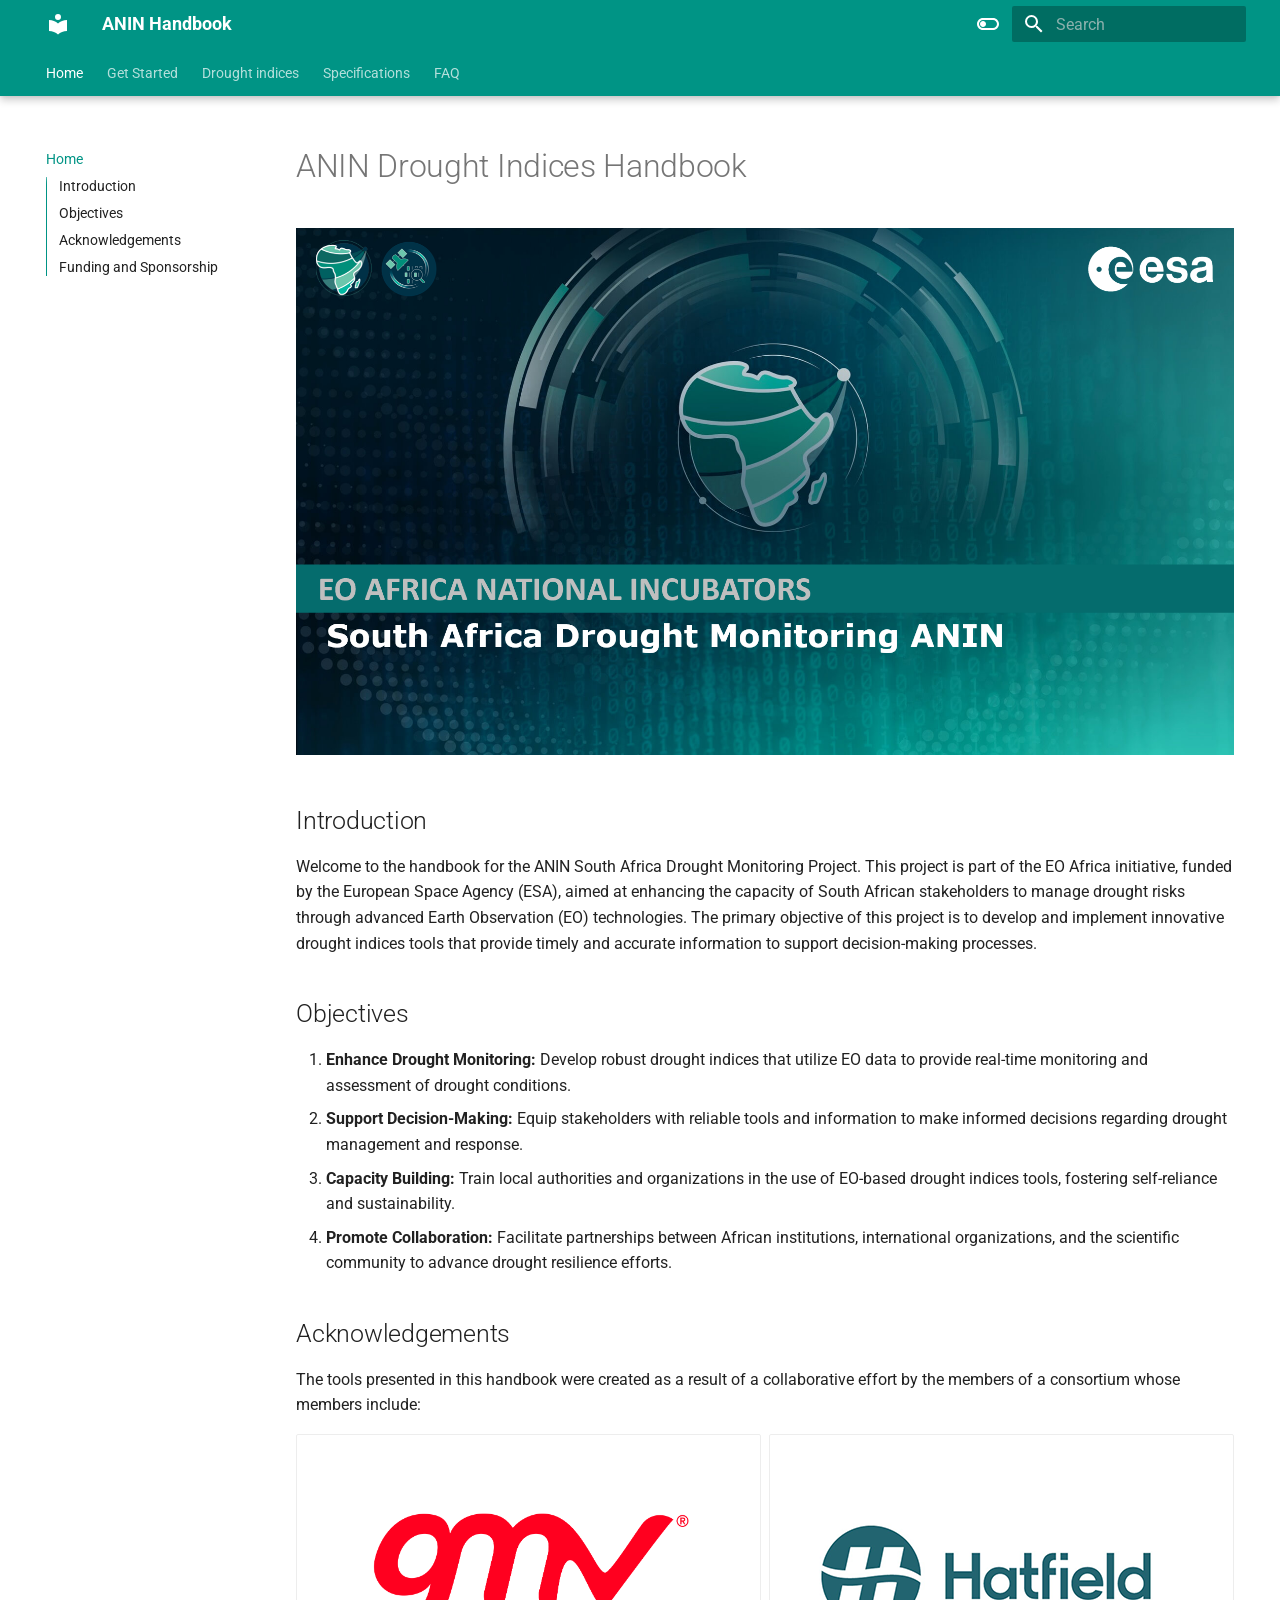
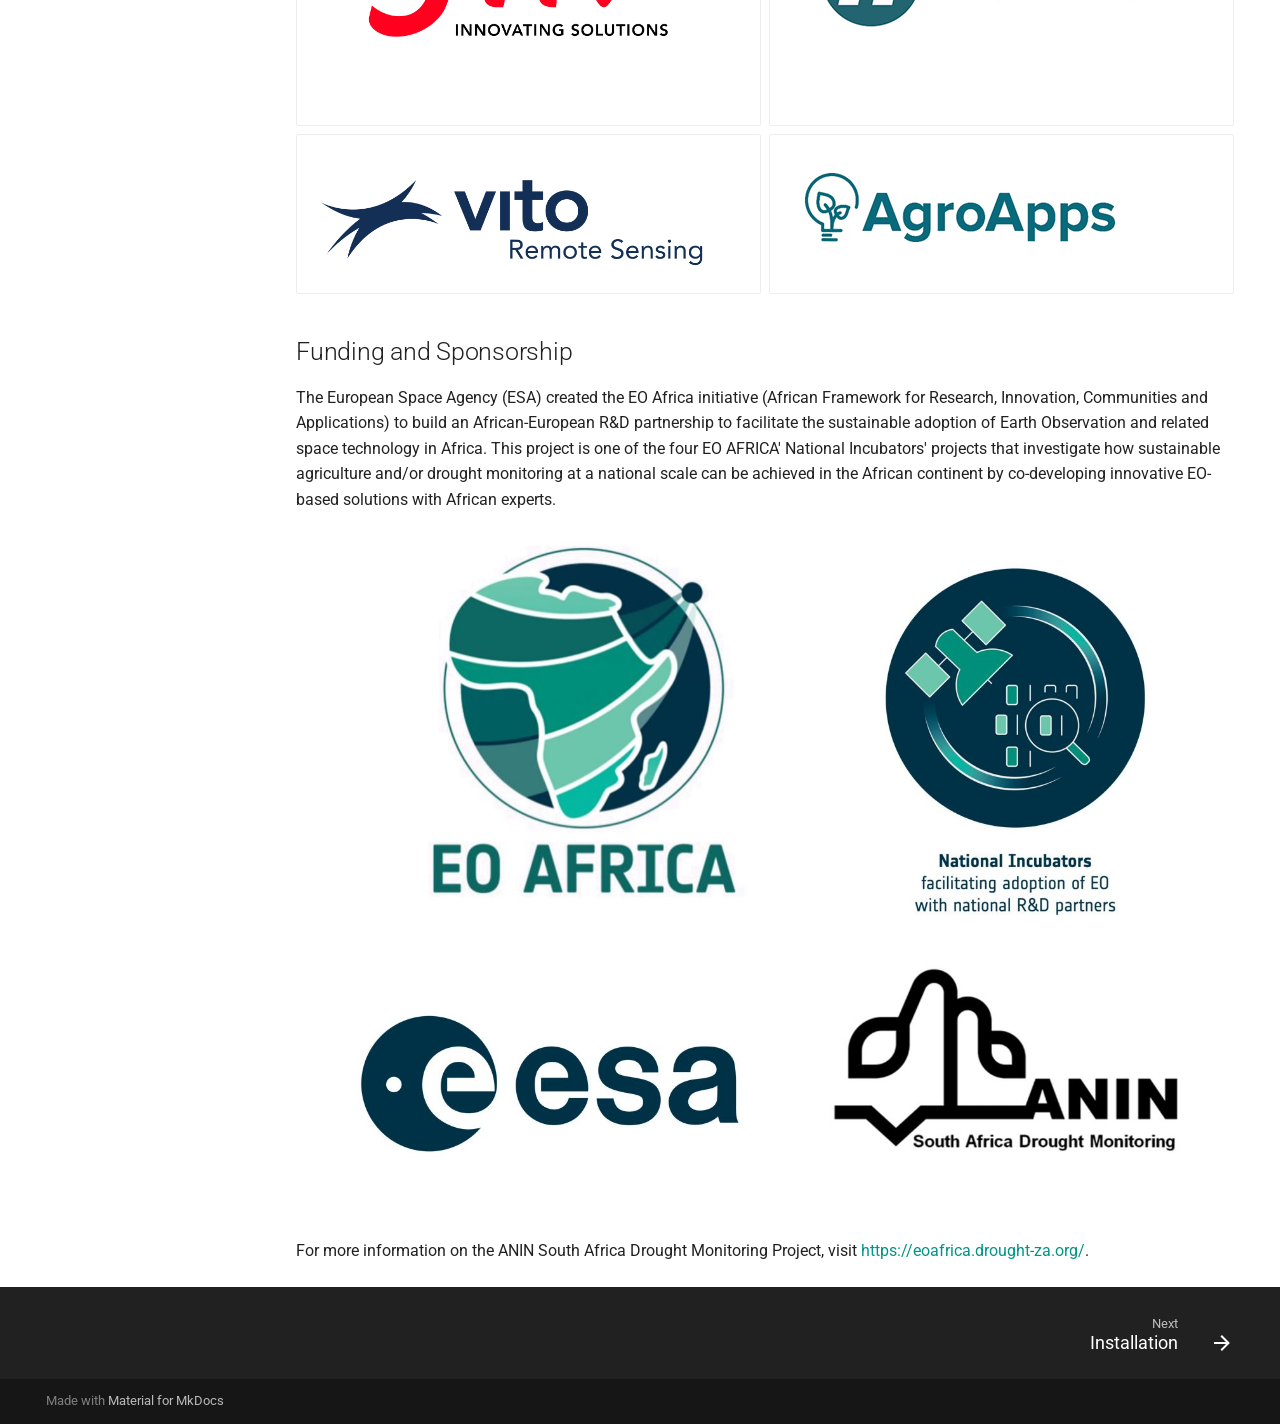
<file: index.html>
<!doctype html>
<html lang="en" class="no-js">
  <head>
    
      <meta charset="utf-8">
      <meta name="viewport" content="width=device-width,initial-scale=1">
      
      
      
      
      
        <link rel="next" href="Installation/">
      
      
      <link rel="icon" href="assets/images/favicon.png">
      <meta name="generator" content="mkdocs-1.6.1, mkdocs-material-9.5.44">
    
    
      
        <title>ANIN Handbook</title>
      
    
    
      <link rel="stylesheet" href="assets/stylesheets/main.0253249f.min.css">
      
        
        <link rel="stylesheet" href="assets/stylesheets/palette.06af60db.min.css">
      
      


    
    
      
    
    
      
        
        
        <link rel="preconnect" href="https://fonts.gstatic.com" crossorigin>
        <link rel="stylesheet" href="https://fonts.googleapis.com/css?family=Roboto:300,300i,400,400i,700,700i%7CRoboto+Mono:400,400i,700,700i&display=fallback">
        <style>:root{--md-text-font:"Roboto";--md-code-font:"Roboto Mono"}</style>
      
    
    
    <script>__md_scope=new URL(".",location),__md_hash=e=>[...e].reduce(((e,_)=>(e<<5)-e+_.charCodeAt(0)),0),__md_get=(e,_=localStorage,t=__md_scope)=>JSON.parse(_.getItem(t.pathname+"."+e)),__md_set=(e,_,t=localStorage,a=__md_scope)=>{try{t.setItem(a.pathname+"."+e,JSON.stringify(_))}catch(e){}}</script>
    
      

    
    
    
  </head>
  
  
    
    
      
    
    
    
    
    <body dir="ltr" data-md-color-scheme="default" data-md-color-primary="teal" data-md-color-accent="purple">
  
    
    <input class="md-toggle" data-md-toggle="drawer" type="checkbox" id="__drawer" autocomplete="off">
    <input class="md-toggle" data-md-toggle="search" type="checkbox" id="__search" autocomplete="off">
    <label class="md-overlay" for="__drawer"></label>
    <div data-md-component="skip">
      
        
        <a href="#anin-drought-indices-handbook" class="md-skip">
          Skip to content
        </a>
      
    </div>
    <div data-md-component="announce">
      
    </div>
    
    
      

  

<header class="md-header md-header--shadow md-header--lifted" data-md-component="header">
  <nav class="md-header__inner md-grid" aria-label="Header">
    <a href="." title="ANIN Handbook" class="md-header__button md-logo" aria-label="ANIN Handbook" data-md-component="logo">
      
  
  <svg xmlns="http://www.w3.org/2000/svg" viewBox="0 0 24 24"><path d="M12 8a3 3 0 0 0 3-3 3 3 0 0 0-3-3 3 3 0 0 0-3 3 3 3 0 0 0 3 3m0 3.54C9.64 9.35 6.5 8 3 8v11c3.5 0 6.64 1.35 9 3.54 2.36-2.19 5.5-3.54 9-3.54V8c-3.5 0-6.64 1.35-9 3.54"/></svg>

    </a>
    <label class="md-header__button md-icon" for="__drawer">
      
      <svg xmlns="http://www.w3.org/2000/svg" viewBox="0 0 24 24"><path d="M3 6h18v2H3zm0 5h18v2H3zm0 5h18v2H3z"/></svg>
    </label>
    <div class="md-header__title" data-md-component="header-title">
      <div class="md-header__ellipsis">
        <div class="md-header__topic">
          <span class="md-ellipsis">
            ANIN Handbook
          </span>
        </div>
        <div class="md-header__topic" data-md-component="header-topic">
          <span class="md-ellipsis">
            
              Home
            
          </span>
        </div>
      </div>
    </div>
    
      
        <form class="md-header__option" data-md-component="palette">
  
    
    
    
    <input class="md-option" data-md-color-media="" data-md-color-scheme="default" data-md-color-primary="teal" data-md-color-accent="purple"  aria-label="Switch to dark mode"  type="radio" name="__palette" id="__palette_0">
    
      <label class="md-header__button md-icon" title="Switch to dark mode" for="__palette_1" hidden>
        <svg xmlns="http://www.w3.org/2000/svg" viewBox="0 0 24 24"><path d="M17 6H7c-3.31 0-6 2.69-6 6s2.69 6 6 6h10c3.31 0 6-2.69 6-6s-2.69-6-6-6m0 10H7c-2.21 0-4-1.79-4-4s1.79-4 4-4h10c2.21 0 4 1.79 4 4s-1.79 4-4 4M7 9c-1.66 0-3 1.34-3 3s1.34 3 3 3 3-1.34 3-3-1.34-3-3-3"/></svg>
      </label>
    
  
    
    
    
    <input class="md-option" data-md-color-media="" data-md-color-scheme="slate" data-md-color-primary="teal" data-md-color-accent="lime"  aria-label="Switch to light mode"  type="radio" name="__palette" id="__palette_1">
    
      <label class="md-header__button md-icon" title="Switch to light mode" for="__palette_0" hidden>
        <svg xmlns="http://www.w3.org/2000/svg" viewBox="0 0 24 24"><path d="M17 7H7a5 5 0 0 0-5 5 5 5 0 0 0 5 5h10a5 5 0 0 0 5-5 5 5 0 0 0-5-5m0 8a3 3 0 0 1-3-3 3 3 0 0 1 3-3 3 3 0 0 1 3 3 3 3 0 0 1-3 3"/></svg>
      </label>
    
  
</form>
      
    
    
      <script>var palette=__md_get("__palette");if(palette&&palette.color){if("(prefers-color-scheme)"===palette.color.media){var media=matchMedia("(prefers-color-scheme: light)"),input=document.querySelector(media.matches?"[data-md-color-media='(prefers-color-scheme: light)']":"[data-md-color-media='(prefers-color-scheme: dark)']");palette.color.media=input.getAttribute("data-md-color-media"),palette.color.scheme=input.getAttribute("data-md-color-scheme"),palette.color.primary=input.getAttribute("data-md-color-primary"),palette.color.accent=input.getAttribute("data-md-color-accent")}for(var[key,value]of Object.entries(palette.color))document.body.setAttribute("data-md-color-"+key,value)}</script>
    
    
    
      <label class="md-header__button md-icon" for="__search">
        
        <svg xmlns="http://www.w3.org/2000/svg" viewBox="0 0 24 24"><path d="M9.5 3A6.5 6.5 0 0 1 16 9.5c0 1.61-.59 3.09-1.56 4.23l.27.27h.79l5 5-1.5 1.5-5-5v-.79l-.27-.27A6.52 6.52 0 0 1 9.5 16 6.5 6.5 0 0 1 3 9.5 6.5 6.5 0 0 1 9.5 3m0 2C7 5 5 7 5 9.5S7 14 9.5 14 14 12 14 9.5 12 5 9.5 5"/></svg>
      </label>
      <div class="md-search" data-md-component="search" role="dialog">
  <label class="md-search__overlay" for="__search"></label>
  <div class="md-search__inner" role="search">
    <form class="md-search__form" name="search">
      <input type="text" class="md-search__input" name="query" aria-label="Search" placeholder="Search" autocapitalize="off" autocorrect="off" autocomplete="off" spellcheck="false" data-md-component="search-query" required>
      <label class="md-search__icon md-icon" for="__search">
        
        <svg xmlns="http://www.w3.org/2000/svg" viewBox="0 0 24 24"><path d="M9.5 3A6.5 6.5 0 0 1 16 9.5c0 1.61-.59 3.09-1.56 4.23l.27.27h.79l5 5-1.5 1.5-5-5v-.79l-.27-.27A6.52 6.52 0 0 1 9.5 16 6.5 6.5 0 0 1 3 9.5 6.5 6.5 0 0 1 9.5 3m0 2C7 5 5 7 5 9.5S7 14 9.5 14 14 12 14 9.5 12 5 9.5 5"/></svg>
        
        <svg xmlns="http://www.w3.org/2000/svg" viewBox="0 0 24 24"><path d="M20 11v2H8l5.5 5.5-1.42 1.42L4.16 12l7.92-7.92L13.5 5.5 8 11z"/></svg>
      </label>
      <nav class="md-search__options" aria-label="Search">
        
        <button type="reset" class="md-search__icon md-icon" title="Clear" aria-label="Clear" tabindex="-1">
          
          <svg xmlns="http://www.w3.org/2000/svg" viewBox="0 0 24 24"><path d="M19 6.41 17.59 5 12 10.59 6.41 5 5 6.41 10.59 12 5 17.59 6.41 19 12 13.41 17.59 19 19 17.59 13.41 12z"/></svg>
        </button>
      </nav>
      
        <div class="md-search__suggest" data-md-component="search-suggest"></div>
      
    </form>
    <div class="md-search__output">
      <div class="md-search__scrollwrap" tabindex="0" data-md-scrollfix>
        <div class="md-search-result" data-md-component="search-result">
          <div class="md-search-result__meta">
            Initializing search
          </div>
          <ol class="md-search-result__list" role="presentation"></ol>
        </div>
      </div>
    </div>
  </div>
</div>
    
    
  </nav>
  
    
      
<nav class="md-tabs" aria-label="Tabs" data-md-component="tabs">
  <div class="md-grid">
    <ul class="md-tabs__list">
      
        
  
  
    
  
  
    <li class="md-tabs__item md-tabs__item--active">
      <a href="." class="md-tabs__link">
        
  
    
  
  Home

      </a>
    </li>
  

      
        
  
  
  
    
    
      <li class="md-tabs__item">
        <a href="Installation/" class="md-tabs__link">
          
  
  Get Started

        </a>
      </li>
    
  

      
        
  
  
  
    
    
      <li class="md-tabs__item">
        <a href="drought_indices/" class="md-tabs__link">
          
  
  Drought indices

        </a>
      </li>
    
  

      
        
  
  
  
    <li class="md-tabs__item">
      <a href="theoretical_basis/" class="md-tabs__link">
        
  
    
  
  Specifications

      </a>
    </li>
  

      
        
  
  
  
    
    
      <li class="md-tabs__item">
        <a href="FAQ_Python/" class="md-tabs__link">
          
  
  FAQ

        </a>
      </li>
    
  

      
    </ul>
  </div>
</nav>
    
  
</header>
    
    <div class="md-container" data-md-component="container">
      
      
        
      
      <main class="md-main" data-md-component="main">
        <div class="md-main__inner md-grid">
          
            
              
              <div class="md-sidebar md-sidebar--primary" data-md-component="sidebar" data-md-type="navigation" >
                <div class="md-sidebar__scrollwrap">
                  <div class="md-sidebar__inner">
                    


  


  

<nav class="md-nav md-nav--primary md-nav--lifted md-nav--integrated" aria-label="Navigation" data-md-level="0">
  <label class="md-nav__title" for="__drawer">
    <a href="." title="ANIN Handbook" class="md-nav__button md-logo" aria-label="ANIN Handbook" data-md-component="logo">
      
  
  <svg xmlns="http://www.w3.org/2000/svg" viewBox="0 0 24 24"><path d="M12 8a3 3 0 0 0 3-3 3 3 0 0 0-3-3 3 3 0 0 0-3 3 3 3 0 0 0 3 3m0 3.54C9.64 9.35 6.5 8 3 8v11c3.5 0 6.64 1.35 9 3.54 2.36-2.19 5.5-3.54 9-3.54V8c-3.5 0-6.64 1.35-9 3.54"/></svg>

    </a>
    ANIN Handbook
  </label>
  
  <ul class="md-nav__list" data-md-scrollfix>
    
      
      
  
  
    
  
  
  
    <li class="md-nav__item md-nav__item--active">
      
      <input class="md-nav__toggle md-toggle" type="checkbox" id="__toc">
      
      
        
      
      
        <label class="md-nav__link md-nav__link--active" for="__toc">
          
  
  <span class="md-ellipsis">
    Home
  </span>
  

          <span class="md-nav__icon md-icon"></span>
        </label>
      
      <a href="." class="md-nav__link md-nav__link--active">
        
  
  <span class="md-ellipsis">
    Home
  </span>
  

      </a>
      
        

<nav class="md-nav md-nav--secondary" aria-label="Table of contents">
  
  
  
    
  
  
    <label class="md-nav__title" for="__toc">
      <span class="md-nav__icon md-icon"></span>
      Table of contents
    </label>
    <ul class="md-nav__list" data-md-component="toc" data-md-scrollfix>
      
        <li class="md-nav__item">
  <a href="#introduction" class="md-nav__link">
    <span class="md-ellipsis">
      Introduction
    </span>
  </a>
  
</li>
      
        <li class="md-nav__item">
  <a href="#objectives" class="md-nav__link">
    <span class="md-ellipsis">
      Objectives
    </span>
  </a>
  
</li>
      
        <li class="md-nav__item">
  <a href="#acknowledgements" class="md-nav__link">
    <span class="md-ellipsis">
      Acknowledgements
    </span>
  </a>
  
</li>
      
        <li class="md-nav__item">
  <a href="#funding-and-sponsorship" class="md-nav__link">
    <span class="md-ellipsis">
      Funding and Sponsorship
    </span>
  </a>
  
</li>
      
    </ul>
  
</nav>
      
    </li>
  

    
      
      
  
  
  
  
    
    
    
      
      
        
      
    
    
    <li class="md-nav__item md-nav__item--nested">
      
        
        
          
        
        <input class="md-nav__toggle md-toggle md-toggle--indeterminate" type="checkbox" id="__nav_2" >
        
          
          <label class="md-nav__link" for="__nav_2" id="__nav_2_label" tabindex="0">
            
  
  <span class="md-ellipsis">
    Get Started
  </span>
  

            <span class="md-nav__icon md-icon"></span>
          </label>
        
        <nav class="md-nav" data-md-level="1" aria-labelledby="__nav_2_label" aria-expanded="false">
          <label class="md-nav__title" for="__nav_2">
            <span class="md-nav__icon md-icon"></span>
            Get Started
          </label>
          <ul class="md-nav__list" data-md-scrollfix>
            
              
                
  
  
  
  
    <li class="md-nav__item">
      <a href="Installation/" class="md-nav__link">
        
  
  <span class="md-ellipsis">
    Installation
  </span>
  

      </a>
    </li>
  

              
            
          </ul>
        </nav>
      
    </li>
  

    
      
      
  
  
  
  
    
    
    
      
      
        
      
    
    
    <li class="md-nav__item md-nav__item--nested">
      
        
        
          
        
        <input class="md-nav__toggle md-toggle md-toggle--indeterminate" type="checkbox" id="__nav_3" >
        
          
          <label class="md-nav__link" for="__nav_3" id="__nav_3_label" tabindex="0">
            
  
  <span class="md-ellipsis">
    Drought indices
  </span>
  

            <span class="md-nav__icon md-icon"></span>
          </label>
        
        <nav class="md-nav" data-md-level="1" aria-labelledby="__nav_3_label" aria-expanded="false">
          <label class="md-nav__title" for="__nav_3">
            <span class="md-nav__icon md-icon"></span>
            Drought indices
          </label>
          <ul class="md-nav__list" data-md-scrollfix>
            
              
                
  
  
  
  
    <li class="md-nav__item">
      <a href="drought_indices/" class="md-nav__link">
        
  
  <span class="md-ellipsis">
    Running the Drought Indices Tools
  </span>
  

      </a>
    </li>
  

              
            
              
                
  
  
  
  
    <li class="md-nav__item">
      <a href="examples/" class="md-nav__link">
        
  
  <span class="md-ellipsis">
    Example Results
  </span>
  

      </a>
    </li>
  

              
            
          </ul>
        </nav>
      
    </li>
  

    
      
      
  
  
  
  
    <li class="md-nav__item">
      <a href="theoretical_basis/" class="md-nav__link">
        
  
  <span class="md-ellipsis">
    Specifications
  </span>
  

      </a>
    </li>
  

    
      
      
  
  
  
  
    
    
    
      
      
        
      
    
    
    <li class="md-nav__item md-nav__item--nested">
      
        
        
          
        
        <input class="md-nav__toggle md-toggle md-toggle--indeterminate" type="checkbox" id="__nav_5" >
        
          
          <label class="md-nav__link" for="__nav_5" id="__nav_5_label" tabindex="0">
            
  
  <span class="md-ellipsis">
    FAQ
  </span>
  

            <span class="md-nav__icon md-icon"></span>
          </label>
        
        <nav class="md-nav" data-md-level="1" aria-labelledby="__nav_5_label" aria-expanded="false">
          <label class="md-nav__title" for="__nav_5">
            <span class="md-nav__icon md-icon"></span>
            FAQ
          </label>
          <ul class="md-nav__list" data-md-scrollfix>
            
              
                
  
  
  
  
    <li class="md-nav__item">
      <a href="FAQ_Python/" class="md-nav__link">
        
  
  <span class="md-ellipsis">
    Python Virtual Environment
  </span>
  

      </a>
    </li>
  

              
            
              
                
  
  
  
  
    <li class="md-nav__item">
      <a href="OpenEO/" class="md-nav__link">
        
  
  <span class="md-ellipsis">
    OpenEO account setup
  </span>
  

      </a>
    </li>
  

              
            
          </ul>
        </nav>
      
    </li>
  

    
  </ul>
</nav>
                  </div>
                </div>
              </div>
            
            
          
          
            <div class="md-content" data-md-component="content">
              <article class="md-content__inner md-typeset">
                
                  


<h1 id="anin-drought-indices-handbook">ANIN Drought Indices Handbook</h1>
<p><img alt="ANIN Cover Page" src="assets/CoverPage1.PNG" /></p>
<h2 id="introduction">Introduction</h2>
<p>Welcome to the handbook for the ANIN South Africa Drought Monitoring Project. This project is part of the EO Africa initiative, funded by the European Space Agency (ESA), aimed at enhancing the capacity of South African stakeholders to manage drought risks through advanced Earth Observation (EO) technologies. The primary objective of this project is to develop and implement innovative drought indices tools that provide timely and accurate information to support decision-making processes.</p>
<h2 id="objectives">Objectives</h2>
<ol>
<li><strong>Enhance Drought Monitoring:</strong> Develop robust drought indices that utilize EO data to provide real-time monitoring and assessment of drought conditions.</li>
<li><strong>Support Decision-Making:</strong> Equip stakeholders with reliable tools and information to make informed decisions regarding drought management and response.</li>
<li><strong>Capacity Building:</strong> Train local authorities and organizations in the use of EO-based drought indices tools, fostering self-reliance and sustainability.</li>
<li><strong>Promote Collaboration:</strong> Facilitate partnerships between African institutions, international organizations, and the scientific community to advance drought resilience efforts.</li>
</ol>
<h2 id="acknowledgements">Acknowledgements</h2>
<p>The tools presented in this handbook were created as a result of a collaborative effort by the members of a consortium whose members include:</p>
<div class="grid cards">
<ul>
<li><a href="https://www.gmv.com/en" target="_blank"><img alt="alt text" src="assets/GMV%20Logo_v2.png" /></a></li>
<li><a href="https://hatfieldgroup.com/" target="_blank"><img alt="alt text" src="assets/HatfieldLogo_v2.png" /></a></li>
<li><a href="https://vito.be/en" target="_blank"><img alt="alt text" src="assets/Vito_RemoteSensing_cmyk_Blue.png" /></a></li>
<li><a href="https://agroapps.gr/" target="_blank"><img alt="alt text" src="assets/AgroAppsLogo_v2.png" /></a></li>
</ul>
</div>
<h2 id="funding-and-sponsorship">Funding and Sponsorship</h2>
<p>The European Space Agency (ESA) created the EO Africa initiative (African Framework for Research, Innovation, Communities and Applications) to build an African-European R&amp;D partnership to facilitate the sustainable adoption of Earth Observation and related space technology in Africa. This project is one of the four EO AFRICA' National Incubators' projects that investigate how sustainable agriculture and/or drought monitoring at a national scale can be achieved in the African continent by co-developing innovative EO-based solutions with African experts.</p>
<p><a href="https://www.eoafrica-rd.org/" target="_blank"><img alt="alt text" src="assets/Primary_Logos.JPG" /></a></p>
<p>For more information on the ANIN South Africa Drought Monitoring Project, visit <a href="https://eoafrica.drought-za.org/" target="_blank">https://eoafrica.drought-za.org/</a>.</p>












                
              </article>
            </div>
          
          
  <script>var tabs=__md_get("__tabs");if(Array.isArray(tabs))e:for(var set of document.querySelectorAll(".tabbed-set")){var labels=set.querySelector(".tabbed-labels");for(var tab of tabs)for(var label of labels.getElementsByTagName("label"))if(label.innerText.trim()===tab){var input=document.getElementById(label.htmlFor);input.checked=!0;continue e}}</script>

<script>var target=document.getElementById(location.hash.slice(1));target&&target.name&&(target.checked=target.name.startsWith("__tabbed_"))</script>
        </div>
        
          <button type="button" class="md-top md-icon" data-md-component="top" hidden>
  
  <svg xmlns="http://www.w3.org/2000/svg" viewBox="0 0 24 24"><path d="M13 20h-2V8l-5.5 5.5-1.42-1.42L12 4.16l7.92 7.92-1.42 1.42L13 8z"/></svg>
  Back to top
</button>
        
      </main>
      
        <footer class="md-footer">
  
    
      
      <nav class="md-footer__inner md-grid" aria-label="Footer" >
        
        
          
          <a href="Installation/" class="md-footer__link md-footer__link--next" aria-label="Next: Installation">
            <div class="md-footer__title">
              <span class="md-footer__direction">
                Next
              </span>
              <div class="md-ellipsis">
                Installation
              </div>
            </div>
            <div class="md-footer__button md-icon">
              
              <svg xmlns="http://www.w3.org/2000/svg" viewBox="0 0 24 24"><path d="M4 11v2h12l-5.5 5.5 1.42 1.42L19.84 12l-7.92-7.92L10.5 5.5 16 11z"/></svg>
            </div>
          </a>
        
      </nav>
    
  
  <div class="md-footer-meta md-typeset">
    <div class="md-footer-meta__inner md-grid">
      <div class="md-copyright">
  
  
    Made with
    <a href="https://squidfunk.github.io/mkdocs-material/" target="_blank" rel="noopener">
      Material for MkDocs
    </a>
  
</div>
      
    </div>
  </div>
</footer>
      
    </div>
    <div class="md-dialog" data-md-component="dialog">
      <div class="md-dialog__inner md-typeset"></div>
    </div>
    
    
    <script id="__config" type="application/json">{"base": ".", "features": ["announce.dismiss", "content.action.edit", "content.action.view", "content.code.annotate", "content.code.copy", "navigation.tabs.sticky", "navigation.tabs", "navigation.sections", "navigation.expand", "navigation.path", "navigation.footer", "toc.integrate", "navigation.top", "search.suggest", "search.highlight", "content.tabs.link", "content.code.annotation", "content.code.copy"], "search": "assets/javascripts/workers/search.6ce7567c.min.js", "translations": {"clipboard.copied": "Copied to clipboard", "clipboard.copy": "Copy to clipboard", "search.result.more.one": "1 more on this page", "search.result.more.other": "# more on this page", "search.result.none": "No matching documents", "search.result.one": "1 matching document", "search.result.other": "# matching documents", "search.result.placeholder": "Type to start searching", "search.result.term.missing": "Missing", "select.version": "Select version"}}</script>
    
    
      <script src="assets/javascripts/bundle.83f73b43.min.js"></script>
      
    
  </body>
</html>
</file>
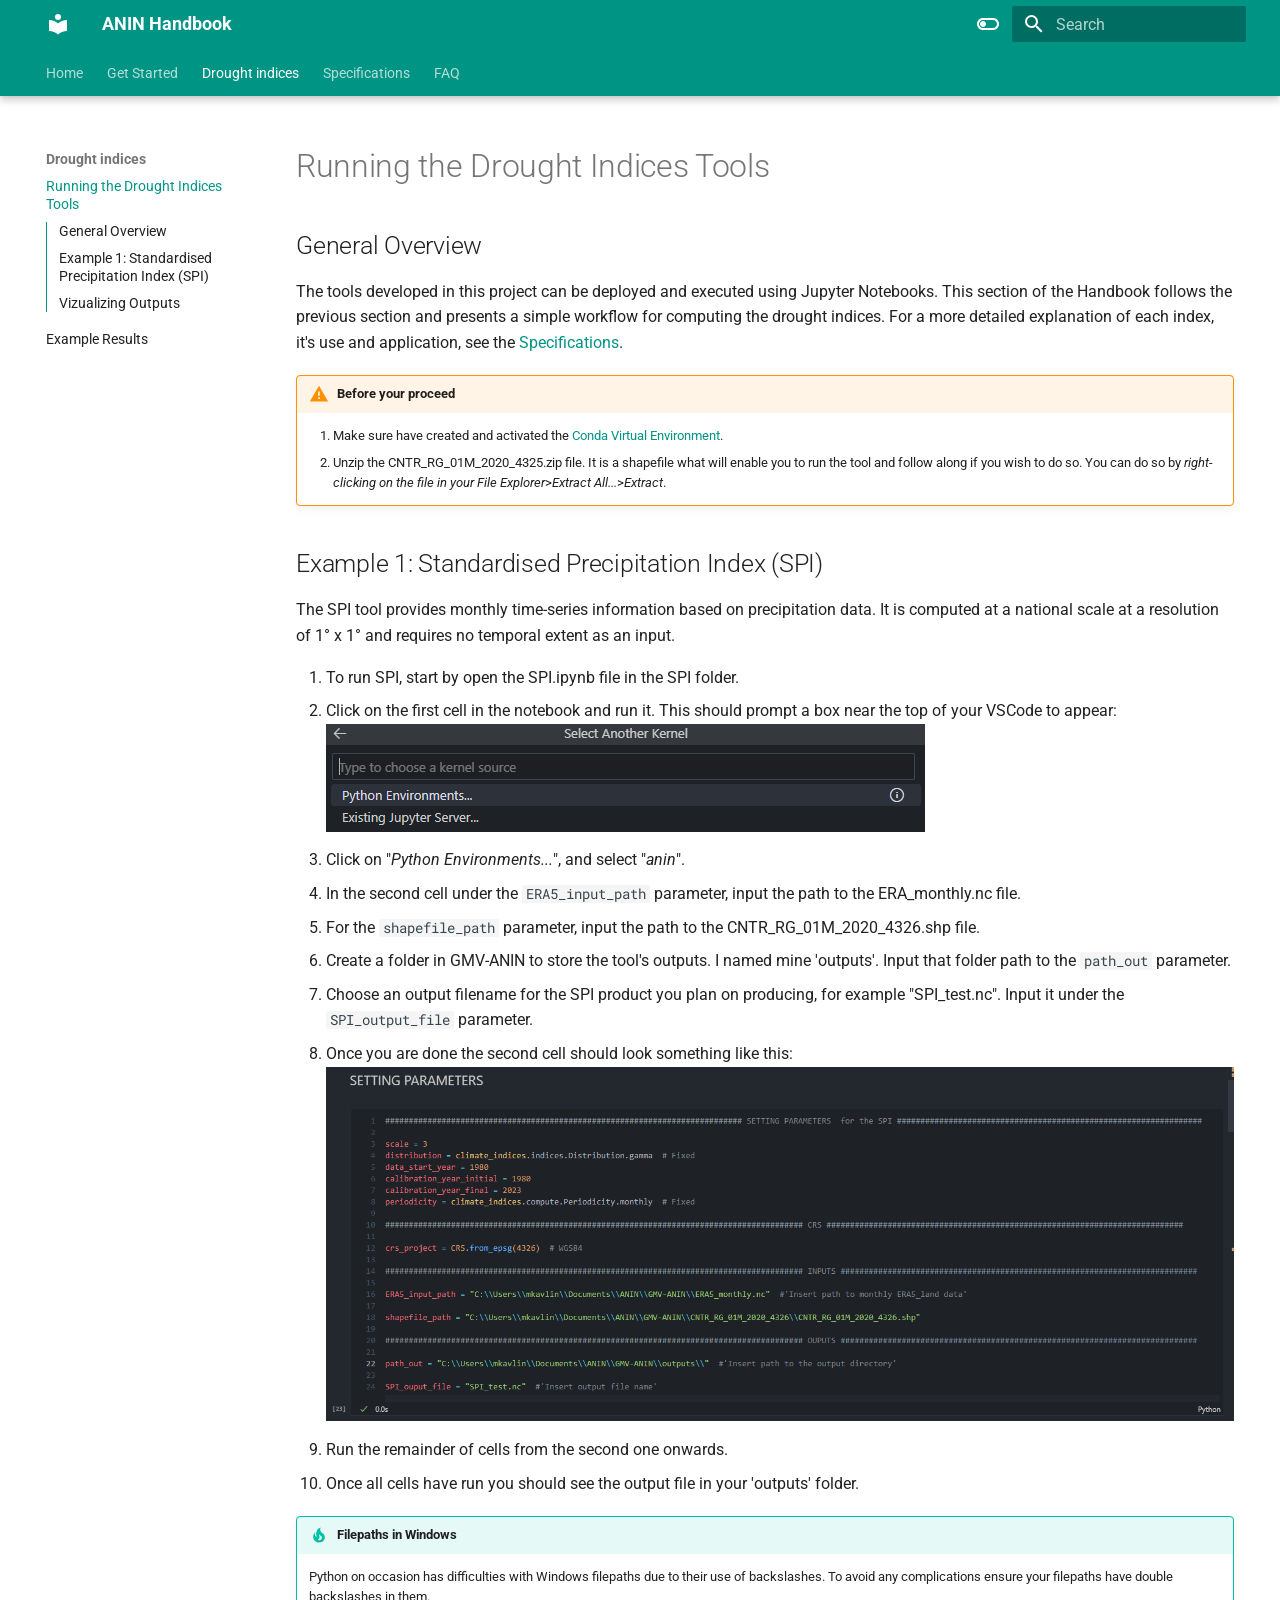
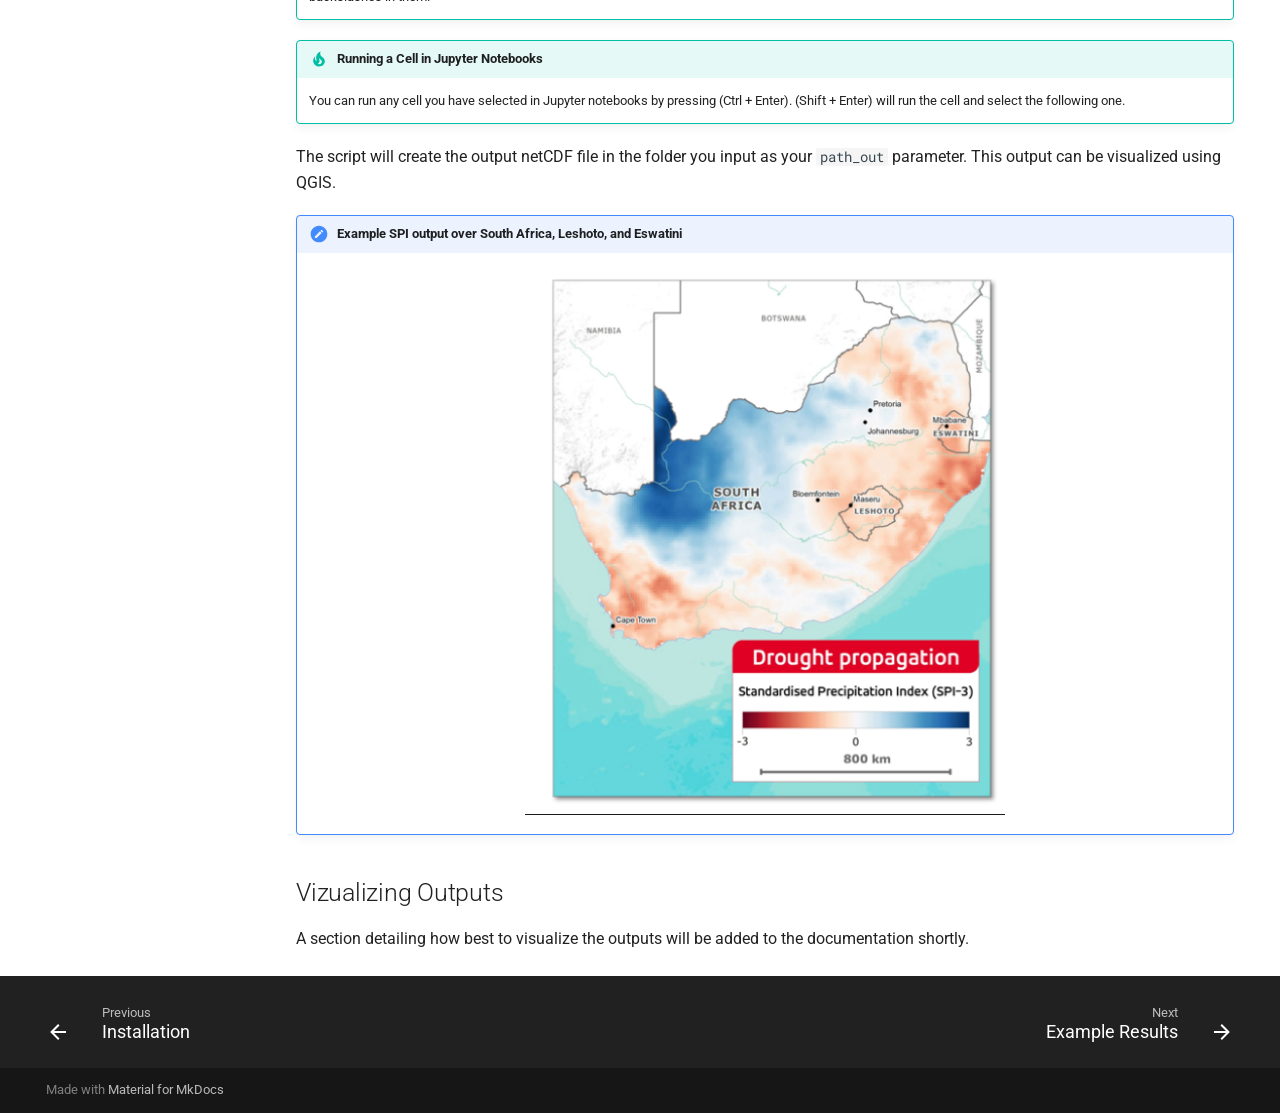
<file: drought_indices/index.html>
<!doctype html>
<html lang="en" class="no-js">
  <head>
    
      <meta charset="utf-8">
      <meta name="viewport" content="width=device-width,initial-scale=1">
      
      
      
      
        <link rel="prev" href="../Installation/">
      
      
        <link rel="next" href="../examples/">
      
      
      <link rel="icon" href="../assets/images/favicon.png">
      <meta name="generator" content="mkdocs-1.6.1, mkdocs-material-9.5.44">
    
    
      
        <title>Running the Drought Indices Tools - ANIN Handbook</title>
      
    
    
      <link rel="stylesheet" href="../assets/stylesheets/main.0253249f.min.css">
      
        
        <link rel="stylesheet" href="../assets/stylesheets/palette.06af60db.min.css">
      
      


    
    
      
    
    
      
        
        
        <link rel="preconnect" href="https://fonts.gstatic.com" crossorigin>
        <link rel="stylesheet" href="https://fonts.googleapis.com/css?family=Roboto:300,300i,400,400i,700,700i%7CRoboto+Mono:400,400i,700,700i&display=fallback">
        <style>:root{--md-text-font:"Roboto";--md-code-font:"Roboto Mono"}</style>
      
    
    
    <script>__md_scope=new URL("..",location),__md_hash=e=>[...e].reduce(((e,_)=>(e<<5)-e+_.charCodeAt(0)),0),__md_get=(e,_=localStorage,t=__md_scope)=>JSON.parse(_.getItem(t.pathname+"."+e)),__md_set=(e,_,t=localStorage,a=__md_scope)=>{try{t.setItem(a.pathname+"."+e,JSON.stringify(_))}catch(e){}}</script>
    
      

    
    
    
  </head>
  
  
    
    
      
    
    
    
    
    <body dir="ltr" data-md-color-scheme="default" data-md-color-primary="teal" data-md-color-accent="purple">
  
    
    <input class="md-toggle" data-md-toggle="drawer" type="checkbox" id="__drawer" autocomplete="off">
    <input class="md-toggle" data-md-toggle="search" type="checkbox" id="__search" autocomplete="off">
    <label class="md-overlay" for="__drawer"></label>
    <div data-md-component="skip">
      
        
        <a href="#general-overview" class="md-skip">
          Skip to content
        </a>
      
    </div>
    <div data-md-component="announce">
      
    </div>
    
    
      

  

<header class="md-header md-header--shadow md-header--lifted" data-md-component="header">
  <nav class="md-header__inner md-grid" aria-label="Header">
    <a href=".." title="ANIN Handbook" class="md-header__button md-logo" aria-label="ANIN Handbook" data-md-component="logo">
      
  
  <svg xmlns="http://www.w3.org/2000/svg" viewBox="0 0 24 24"><path d="M12 8a3 3 0 0 0 3-3 3 3 0 0 0-3-3 3 3 0 0 0-3 3 3 3 0 0 0 3 3m0 3.54C9.64 9.35 6.5 8 3 8v11c3.5 0 6.64 1.35 9 3.54 2.36-2.19 5.5-3.54 9-3.54V8c-3.5 0-6.64 1.35-9 3.54"/></svg>

    </a>
    <label class="md-header__button md-icon" for="__drawer">
      
      <svg xmlns="http://www.w3.org/2000/svg" viewBox="0 0 24 24"><path d="M3 6h18v2H3zm0 5h18v2H3zm0 5h18v2H3z"/></svg>
    </label>
    <div class="md-header__title" data-md-component="header-title">
      <div class="md-header__ellipsis">
        <div class="md-header__topic">
          <span class="md-ellipsis">
            ANIN Handbook
          </span>
        </div>
        <div class="md-header__topic" data-md-component="header-topic">
          <span class="md-ellipsis">
            
              Running the Drought Indices Tools
            
          </span>
        </div>
      </div>
    </div>
    
      
        <form class="md-header__option" data-md-component="palette">
  
    
    
    
    <input class="md-option" data-md-color-media="" data-md-color-scheme="default" data-md-color-primary="teal" data-md-color-accent="purple"  aria-label="Switch to dark mode"  type="radio" name="__palette" id="__palette_0">
    
      <label class="md-header__button md-icon" title="Switch to dark mode" for="__palette_1" hidden>
        <svg xmlns="http://www.w3.org/2000/svg" viewBox="0 0 24 24"><path d="M17 6H7c-3.31 0-6 2.69-6 6s2.69 6 6 6h10c3.31 0 6-2.69 6-6s-2.69-6-6-6m0 10H7c-2.21 0-4-1.79-4-4s1.79-4 4-4h10c2.21 0 4 1.79 4 4s-1.79 4-4 4M7 9c-1.66 0-3 1.34-3 3s1.34 3 3 3 3-1.34 3-3-1.34-3-3-3"/></svg>
      </label>
    
  
    
    
    
    <input class="md-option" data-md-color-media="" data-md-color-scheme="slate" data-md-color-primary="teal" data-md-color-accent="lime"  aria-label="Switch to light mode"  type="radio" name="__palette" id="__palette_1">
    
      <label class="md-header__button md-icon" title="Switch to light mode" for="__palette_0" hidden>
        <svg xmlns="http://www.w3.org/2000/svg" viewBox="0 0 24 24"><path d="M17 7H7a5 5 0 0 0-5 5 5 5 0 0 0 5 5h10a5 5 0 0 0 5-5 5 5 0 0 0-5-5m0 8a3 3 0 0 1-3-3 3 3 0 0 1 3-3 3 3 0 0 1 3 3 3 3 0 0 1-3 3"/></svg>
      </label>
    
  
</form>
      
    
    
      <script>var palette=__md_get("__palette");if(palette&&palette.color){if("(prefers-color-scheme)"===palette.color.media){var media=matchMedia("(prefers-color-scheme: light)"),input=document.querySelector(media.matches?"[data-md-color-media='(prefers-color-scheme: light)']":"[data-md-color-media='(prefers-color-scheme: dark)']");palette.color.media=input.getAttribute("data-md-color-media"),palette.color.scheme=input.getAttribute("data-md-color-scheme"),palette.color.primary=input.getAttribute("data-md-color-primary"),palette.color.accent=input.getAttribute("data-md-color-accent")}for(var[key,value]of Object.entries(palette.color))document.body.setAttribute("data-md-color-"+key,value)}</script>
    
    
    
      <label class="md-header__button md-icon" for="__search">
        
        <svg xmlns="http://www.w3.org/2000/svg" viewBox="0 0 24 24"><path d="M9.5 3A6.5 6.5 0 0 1 16 9.5c0 1.61-.59 3.09-1.56 4.23l.27.27h.79l5 5-1.5 1.5-5-5v-.79l-.27-.27A6.52 6.52 0 0 1 9.5 16 6.5 6.5 0 0 1 3 9.5 6.5 6.5 0 0 1 9.5 3m0 2C7 5 5 7 5 9.5S7 14 9.5 14 14 12 14 9.5 12 5 9.5 5"/></svg>
      </label>
      <div class="md-search" data-md-component="search" role="dialog">
  <label class="md-search__overlay" for="__search"></label>
  <div class="md-search__inner" role="search">
    <form class="md-search__form" name="search">
      <input type="text" class="md-search__input" name="query" aria-label="Search" placeholder="Search" autocapitalize="off" autocorrect="off" autocomplete="off" spellcheck="false" data-md-component="search-query" required>
      <label class="md-search__icon md-icon" for="__search">
        
        <svg xmlns="http://www.w3.org/2000/svg" viewBox="0 0 24 24"><path d="M9.5 3A6.5 6.5 0 0 1 16 9.5c0 1.61-.59 3.09-1.56 4.23l.27.27h.79l5 5-1.5 1.5-5-5v-.79l-.27-.27A6.52 6.52 0 0 1 9.5 16 6.5 6.5 0 0 1 3 9.5 6.5 6.5 0 0 1 9.5 3m0 2C7 5 5 7 5 9.5S7 14 9.5 14 14 12 14 9.5 12 5 9.5 5"/></svg>
        
        <svg xmlns="http://www.w3.org/2000/svg" viewBox="0 0 24 24"><path d="M20 11v2H8l5.5 5.5-1.42 1.42L4.16 12l7.92-7.92L13.5 5.5 8 11z"/></svg>
      </label>
      <nav class="md-search__options" aria-label="Search">
        
        <button type="reset" class="md-search__icon md-icon" title="Clear" aria-label="Clear" tabindex="-1">
          
          <svg xmlns="http://www.w3.org/2000/svg" viewBox="0 0 24 24"><path d="M19 6.41 17.59 5 12 10.59 6.41 5 5 6.41 10.59 12 5 17.59 6.41 19 12 13.41 17.59 19 19 17.59 13.41 12z"/></svg>
        </button>
      </nav>
      
        <div class="md-search__suggest" data-md-component="search-suggest"></div>
      
    </form>
    <div class="md-search__output">
      <div class="md-search__scrollwrap" tabindex="0" data-md-scrollfix>
        <div class="md-search-result" data-md-component="search-result">
          <div class="md-search-result__meta">
            Initializing search
          </div>
          <ol class="md-search-result__list" role="presentation"></ol>
        </div>
      </div>
    </div>
  </div>
</div>
    
    
  </nav>
  
    
      
<nav class="md-tabs" aria-label="Tabs" data-md-component="tabs">
  <div class="md-grid">
    <ul class="md-tabs__list">
      
        
  
  
  
    <li class="md-tabs__item">
      <a href=".." class="md-tabs__link">
        
  
    
  
  Home

      </a>
    </li>
  

      
        
  
  
  
    
    
      <li class="md-tabs__item">
        <a href="../Installation/" class="md-tabs__link">
          
  
  Get Started

        </a>
      </li>
    
  

      
        
  
  
    
  
  
    
    
      <li class="md-tabs__item md-tabs__item--active">
        <a href="./" class="md-tabs__link">
          
  
  Drought indices

        </a>
      </li>
    
  

      
        
  
  
  
    <li class="md-tabs__item">
      <a href="../theoretical_basis/" class="md-tabs__link">
        
  
    
  
  Specifications

      </a>
    </li>
  

      
        
  
  
  
    
    
      <li class="md-tabs__item">
        <a href="../FAQ_Python/" class="md-tabs__link">
          
  
  FAQ

        </a>
      </li>
    
  

      
    </ul>
  </div>
</nav>
    
  
</header>
    
    <div class="md-container" data-md-component="container">
      
      
        
      
      <main class="md-main" data-md-component="main">
        <div class="md-main__inner md-grid">
          
            
              
              <div class="md-sidebar md-sidebar--primary" data-md-component="sidebar" data-md-type="navigation" >
                <div class="md-sidebar__scrollwrap">
                  <div class="md-sidebar__inner">
                    


  


  

<nav class="md-nav md-nav--primary md-nav--lifted md-nav--integrated" aria-label="Navigation" data-md-level="0">
  <label class="md-nav__title" for="__drawer">
    <a href=".." title="ANIN Handbook" class="md-nav__button md-logo" aria-label="ANIN Handbook" data-md-component="logo">
      
  
  <svg xmlns="http://www.w3.org/2000/svg" viewBox="0 0 24 24"><path d="M12 8a3 3 0 0 0 3-3 3 3 0 0 0-3-3 3 3 0 0 0-3 3 3 3 0 0 0 3 3m0 3.54C9.64 9.35 6.5 8 3 8v11c3.5 0 6.64 1.35 9 3.54 2.36-2.19 5.5-3.54 9-3.54V8c-3.5 0-6.64 1.35-9 3.54"/></svg>

    </a>
    ANIN Handbook
  </label>
  
  <ul class="md-nav__list" data-md-scrollfix>
    
      
      
  
  
  
  
    <li class="md-nav__item">
      <a href=".." class="md-nav__link">
        
  
  <span class="md-ellipsis">
    Home
  </span>
  

      </a>
    </li>
  

    
      
      
  
  
  
  
    
    
    
      
      
        
      
    
    
    <li class="md-nav__item md-nav__item--nested">
      
        
        
          
        
        <input class="md-nav__toggle md-toggle md-toggle--indeterminate" type="checkbox" id="__nav_2" >
        
          
          <label class="md-nav__link" for="__nav_2" id="__nav_2_label" tabindex="0">
            
  
  <span class="md-ellipsis">
    Get Started
  </span>
  

            <span class="md-nav__icon md-icon"></span>
          </label>
        
        <nav class="md-nav" data-md-level="1" aria-labelledby="__nav_2_label" aria-expanded="false">
          <label class="md-nav__title" for="__nav_2">
            <span class="md-nav__icon md-icon"></span>
            Get Started
          </label>
          <ul class="md-nav__list" data-md-scrollfix>
            
              
                
  
  
  
  
    <li class="md-nav__item">
      <a href="../Installation/" class="md-nav__link">
        
  
  <span class="md-ellipsis">
    Installation
  </span>
  

      </a>
    </li>
  

              
            
          </ul>
        </nav>
      
    </li>
  

    
      
      
  
  
    
  
  
  
    
    
    
      
        
        
      
      
        
      
    
    
    <li class="md-nav__item md-nav__item--active md-nav__item--section md-nav__item--nested">
      
        
        
        <input class="md-nav__toggle md-toggle " type="checkbox" id="__nav_3" checked>
        
          
          <label class="md-nav__link" for="__nav_3" id="__nav_3_label" tabindex="">
            
  
  <span class="md-ellipsis">
    Drought indices
  </span>
  

            <span class="md-nav__icon md-icon"></span>
          </label>
        
        <nav class="md-nav" data-md-level="1" aria-labelledby="__nav_3_label" aria-expanded="true">
          <label class="md-nav__title" for="__nav_3">
            <span class="md-nav__icon md-icon"></span>
            Drought indices
          </label>
          <ul class="md-nav__list" data-md-scrollfix>
            
              
                
  
  
    
  
  
  
    <li class="md-nav__item md-nav__item--active">
      
      <input class="md-nav__toggle md-toggle" type="checkbox" id="__toc">
      
      
      
        <label class="md-nav__link md-nav__link--active" for="__toc">
          
  
  <span class="md-ellipsis">
    Running the Drought Indices Tools
  </span>
  

          <span class="md-nav__icon md-icon"></span>
        </label>
      
      <a href="./" class="md-nav__link md-nav__link--active">
        
  
  <span class="md-ellipsis">
    Running the Drought Indices Tools
  </span>
  

      </a>
      
        

<nav class="md-nav md-nav--secondary" aria-label="Table of contents">
  
  
  
  
    <label class="md-nav__title" for="__toc">
      <span class="md-nav__icon md-icon"></span>
      Table of contents
    </label>
    <ul class="md-nav__list" data-md-component="toc" data-md-scrollfix>
      
        <li class="md-nav__item">
  <a href="#general-overview" class="md-nav__link">
    <span class="md-ellipsis">
      General Overview
    </span>
  </a>
  
</li>
      
        <li class="md-nav__item">
  <a href="#example-1-standardised-precipitation-index-spi" class="md-nav__link">
    <span class="md-ellipsis">
      Example 1: Standardised Precipitation Index (SPI)
    </span>
  </a>
  
</li>
      
        <li class="md-nav__item">
  <a href="#vizualizing-outputs" class="md-nav__link">
    <span class="md-ellipsis">
      Vizualizing Outputs
    </span>
  </a>
  
</li>
      
    </ul>
  
</nav>
      
    </li>
  

              
            
              
                
  
  
  
  
    <li class="md-nav__item">
      <a href="../examples/" class="md-nav__link">
        
  
  <span class="md-ellipsis">
    Example Results
  </span>
  

      </a>
    </li>
  

              
            
          </ul>
        </nav>
      
    </li>
  

    
      
      
  
  
  
  
    <li class="md-nav__item">
      <a href="../theoretical_basis/" class="md-nav__link">
        
  
  <span class="md-ellipsis">
    Specifications
  </span>
  

      </a>
    </li>
  

    
      
      
  
  
  
  
    
    
    
      
      
        
      
    
    
    <li class="md-nav__item md-nav__item--nested">
      
        
        
          
        
        <input class="md-nav__toggle md-toggle md-toggle--indeterminate" type="checkbox" id="__nav_5" >
        
          
          <label class="md-nav__link" for="__nav_5" id="__nav_5_label" tabindex="0">
            
  
  <span class="md-ellipsis">
    FAQ
  </span>
  

            <span class="md-nav__icon md-icon"></span>
          </label>
        
        <nav class="md-nav" data-md-level="1" aria-labelledby="__nav_5_label" aria-expanded="false">
          <label class="md-nav__title" for="__nav_5">
            <span class="md-nav__icon md-icon"></span>
            FAQ
          </label>
          <ul class="md-nav__list" data-md-scrollfix>
            
              
                
  
  
  
  
    <li class="md-nav__item">
      <a href="../FAQ_Python/" class="md-nav__link">
        
  
  <span class="md-ellipsis">
    Python Virtual Environment
  </span>
  

      </a>
    </li>
  

              
            
              
                
  
  
  
  
    <li class="md-nav__item">
      <a href="../OpenEO/" class="md-nav__link">
        
  
  <span class="md-ellipsis">
    OpenEO account setup
  </span>
  

      </a>
    </li>
  

              
            
          </ul>
        </nav>
      
    </li>
  

    
  </ul>
</nav>
                  </div>
                </div>
              </div>
            
            
          
          
            <div class="md-content" data-md-component="content">
              <article class="md-content__inner md-typeset">
                
                  


  <h1>Running the Drought Indices Tools</h1>

<h2 id="general-overview">General Overview</h2>
<p>The tools developed in this project can be deployed and executed using Jupyter Notebooks. This section of the Handbook follows the previous section and presents a simple workflow for computing the drought indices. For a more detailed explanation of each index, it's use and application, see the <a href="../theoretical_basis/">Specifications</a>.</p>
<div class="admonition warning">
<p class="admonition-title">Before your proceed</p>
<ol>
<li>Make sure have created and activated the <a href="../Installation/#create-a-virtual-environment-with-conda">Conda Virtual Environment</a>.</li>
<li>Unzip the CNTR_RG_01M_2020_4325.zip file. It is a shapefile what will enable you to run the tool and follow along if you wish to do so. You can do so by <em>right-clicking on the file in your File Explorer</em>&gt;<em>Extract All...</em>&gt;<em>Extract</em>.</li>
</ol>
</div>
<h2 id="example-1-standardised-precipitation-index-spi">Example 1: Standardised Precipitation Index (SPI)</h2>
<p>The SPI tool provides monthly time-series information based on precipitation data. It is computed at a national scale at a resolution of 1° x 1° and requires no temporal extent as an input.</p>
<ol>
<li>To run SPI, start by open the SPI.ipynb file in the SPI folder.</li>
<li>
<p>Click on the first cell in the notebook and run it. This should prompt a box near the top of your VSCode to appear:
    <img alt="alt text" src="../assets/python_environments.png" /></p>
</li>
<li>
<p>Click on "<em>Python Environments...</em>", and select "<em>anin</em>".</p>
</li>
<li>In the second cell under the <code>ERA5_input_path</code> parameter, input the path to the ERA_monthly.nc file.</li>
<li>For the <code>shapefile_path</code> parameter, input the path to the CNTR_RG_01M_2020_4326.shp file.</li>
<li>Create a folder in GMV-ANIN to store the tool's outputs. I named mine 'outputs'. Input that folder path to the <code>path_out</code> parameter.</li>
<li>Choose an output filename for the SPI product you plan on producing, for example "SPI_test.nc". Input it under the <code>SPI_output_file</code> parameter.</li>
<li>Once you are done the second cell should look something like this:
   <img alt="alt text" src="../assets/cell_example.png" /></li>
<li>Run the remainder of cells from the second one onwards.</li>
<li>Once all cells have run you should see the output file in your 'outputs' folder.</li>
</ol>
<div class="admonition tip">
<p class="admonition-title">Filepaths in Windows</p>
<p>Python on occasion has difficulties with Windows filepaths due to their use of backslashes. To avoid any complications ensure your filepaths have double backslashes in them.</p>
</div>
<div class="admonition tip">
<p class="admonition-title">Running a Cell in Jupyter Notebooks</p>
<p>You can run any cell you have selected in Jupyter notebooks by pressing (Ctrl + Enter). (Shift + Enter) will run the cell and select the following one.</p>
</div>
<p>The script will create the output netCDF file in the folder you input as your <code>path_out</code> parameter. This output can be visualized using QGIS.</p>
<div class="admonition note">
<p class="admonition-title">Example SPI output over South Africa, Leshoto, and Eswatini</p>
<p><figcaption><img alt="alt text" src="../assets/SPI_results_clipped.png" width="600" /><figcaption></p>
</div>
<h2 id="vizualizing-outputs">Vizualizing Outputs</h2>
<p>A section detailing how best to visualize the outputs will be added to the documentation shortly.</p>












                
              </article>
            </div>
          
          
  <script>var tabs=__md_get("__tabs");if(Array.isArray(tabs))e:for(var set of document.querySelectorAll(".tabbed-set")){var labels=set.querySelector(".tabbed-labels");for(var tab of tabs)for(var label of labels.getElementsByTagName("label"))if(label.innerText.trim()===tab){var input=document.getElementById(label.htmlFor);input.checked=!0;continue e}}</script>

<script>var target=document.getElementById(location.hash.slice(1));target&&target.name&&(target.checked=target.name.startsWith("__tabbed_"))</script>
        </div>
        
          <button type="button" class="md-top md-icon" data-md-component="top" hidden>
  
  <svg xmlns="http://www.w3.org/2000/svg" viewBox="0 0 24 24"><path d="M13 20h-2V8l-5.5 5.5-1.42-1.42L12 4.16l7.92 7.92-1.42 1.42L13 8z"/></svg>
  Back to top
</button>
        
      </main>
      
        <footer class="md-footer">
  
    
      
      <nav class="md-footer__inner md-grid" aria-label="Footer" >
        
          
          <a href="../Installation/" class="md-footer__link md-footer__link--prev" aria-label="Previous: Installation">
            <div class="md-footer__button md-icon">
              
              <svg xmlns="http://www.w3.org/2000/svg" viewBox="0 0 24 24"><path d="M20 11v2H8l5.5 5.5-1.42 1.42L4.16 12l7.92-7.92L13.5 5.5 8 11z"/></svg>
            </div>
            <div class="md-footer__title">
              <span class="md-footer__direction">
                Previous
              </span>
              <div class="md-ellipsis">
                Installation
              </div>
            </div>
          </a>
        
        
          
          <a href="../examples/" class="md-footer__link md-footer__link--next" aria-label="Next: Example Results">
            <div class="md-footer__title">
              <span class="md-footer__direction">
                Next
              </span>
              <div class="md-ellipsis">
                Example Results
              </div>
            </div>
            <div class="md-footer__button md-icon">
              
              <svg xmlns="http://www.w3.org/2000/svg" viewBox="0 0 24 24"><path d="M4 11v2h12l-5.5 5.5 1.42 1.42L19.84 12l-7.92-7.92L10.5 5.5 16 11z"/></svg>
            </div>
          </a>
        
      </nav>
    
  
  <div class="md-footer-meta md-typeset">
    <div class="md-footer-meta__inner md-grid">
      <div class="md-copyright">
  
  
    Made with
    <a href="https://squidfunk.github.io/mkdocs-material/" target="_blank" rel="noopener">
      Material for MkDocs
    </a>
  
</div>
      
    </div>
  </div>
</footer>
      
    </div>
    <div class="md-dialog" data-md-component="dialog">
      <div class="md-dialog__inner md-typeset"></div>
    </div>
    
    
    <script id="__config" type="application/json">{"base": "..", "features": ["announce.dismiss", "content.action.edit", "content.action.view", "content.code.annotate", "content.code.copy", "navigation.tabs.sticky", "navigation.tabs", "navigation.sections", "navigation.expand", "navigation.path", "navigation.footer", "toc.integrate", "navigation.top", "search.suggest", "search.highlight", "content.tabs.link", "content.code.annotation", "content.code.copy"], "search": "../assets/javascripts/workers/search.6ce7567c.min.js", "translations": {"clipboard.copied": "Copied to clipboard", "clipboard.copy": "Copy to clipboard", "search.result.more.one": "1 more on this page", "search.result.more.other": "# more on this page", "search.result.none": "No matching documents", "search.result.one": "1 matching document", "search.result.other": "# matching documents", "search.result.placeholder": "Type to start searching", "search.result.term.missing": "Missing", "select.version": "Select version"}}</script>
    
    
      <script src="../assets/javascripts/bundle.83f73b43.min.js"></script>
      
    
  </body>
</html>
</file>
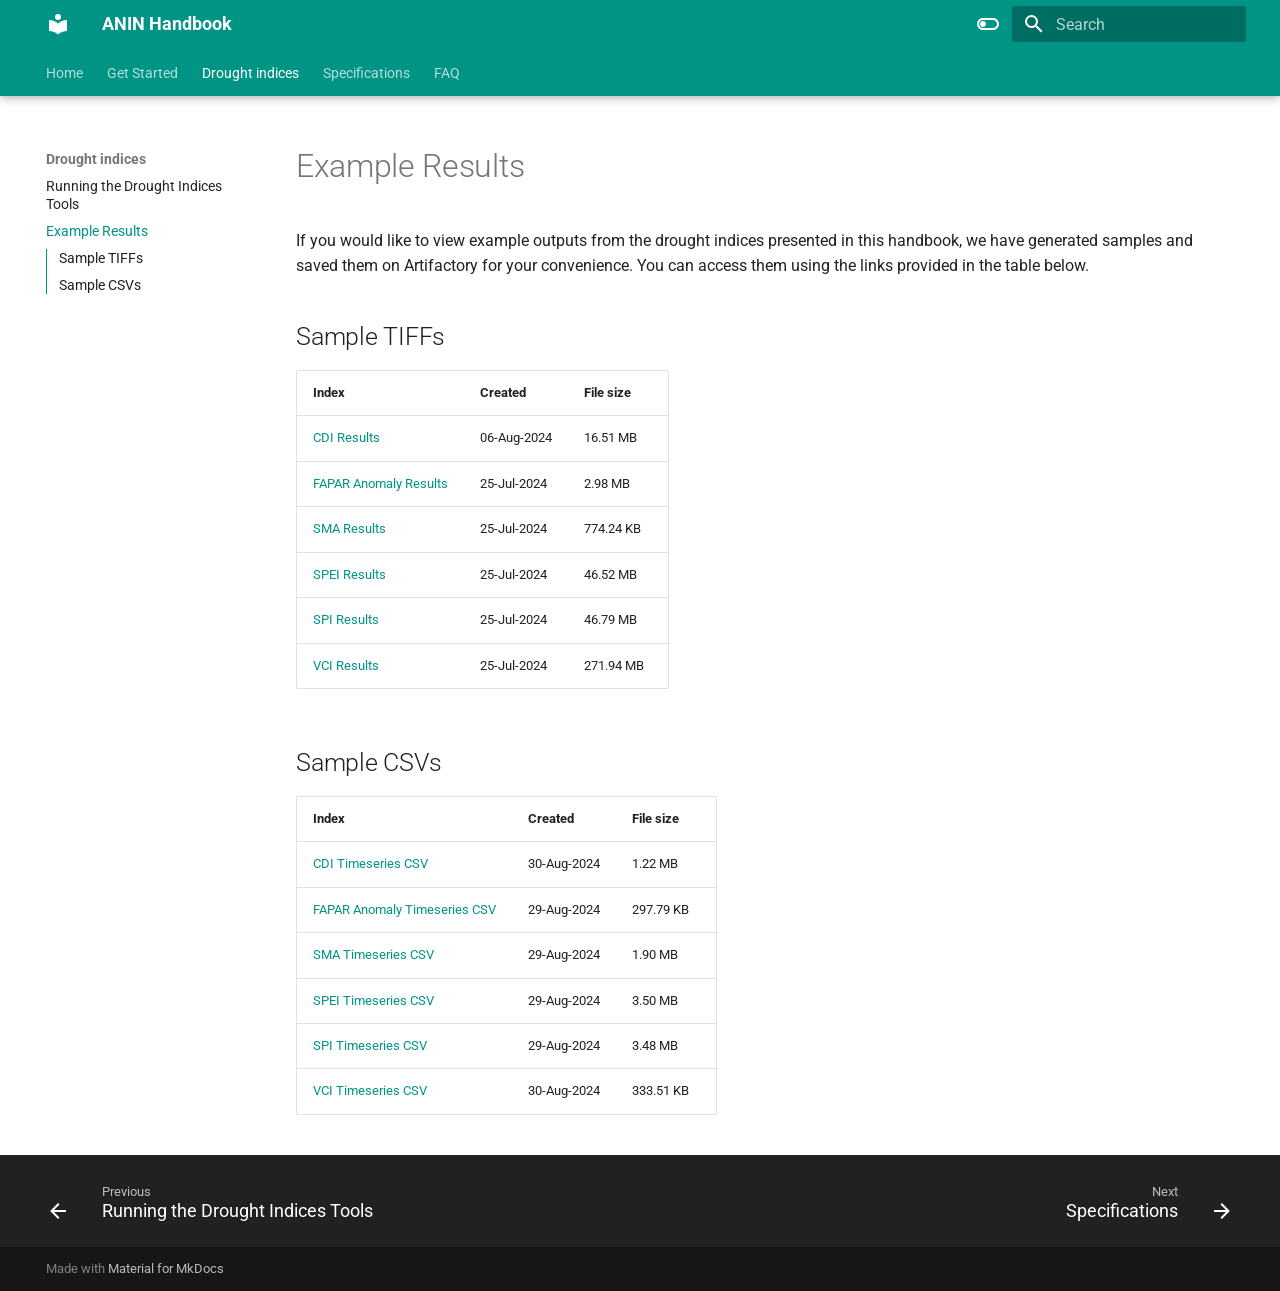
<file: examples/index.html>
<!doctype html>
<html lang="en" class="no-js">
  <head>
    
      <meta charset="utf-8">
      <meta name="viewport" content="width=device-width,initial-scale=1">
      
      
      
      
        <link rel="prev" href="../drought_indices/">
      
      
        <link rel="next" href="../theoretical_basis/">
      
      
      <link rel="icon" href="../assets/images/favicon.png">
      <meta name="generator" content="mkdocs-1.6.1, mkdocs-material-9.5.44">
    
    
      
        <title>Example Results - ANIN Handbook</title>
      
    
    
      <link rel="stylesheet" href="../assets/stylesheets/main.0253249f.min.css">
      
        
        <link rel="stylesheet" href="../assets/stylesheets/palette.06af60db.min.css">
      
      


    
    
      
    
    
      
        
        
        <link rel="preconnect" href="https://fonts.gstatic.com" crossorigin>
        <link rel="stylesheet" href="https://fonts.googleapis.com/css?family=Roboto:300,300i,400,400i,700,700i%7CRoboto+Mono:400,400i,700,700i&display=fallback">
        <style>:root{--md-text-font:"Roboto";--md-code-font:"Roboto Mono"}</style>
      
    
    
    <script>__md_scope=new URL("..",location),__md_hash=e=>[...e].reduce(((e,_)=>(e<<5)-e+_.charCodeAt(0)),0),__md_get=(e,_=localStorage,t=__md_scope)=>JSON.parse(_.getItem(t.pathname+"."+e)),__md_set=(e,_,t=localStorage,a=__md_scope)=>{try{t.setItem(a.pathname+"."+e,JSON.stringify(_))}catch(e){}}</script>
    
      

    
    
    
  </head>
  
  
    
    
      
    
    
    
    
    <body dir="ltr" data-md-color-scheme="default" data-md-color-primary="teal" data-md-color-accent="purple">
  
    
    <input class="md-toggle" data-md-toggle="drawer" type="checkbox" id="__drawer" autocomplete="off">
    <input class="md-toggle" data-md-toggle="search" type="checkbox" id="__search" autocomplete="off">
    <label class="md-overlay" for="__drawer"></label>
    <div data-md-component="skip">
      
        
        <a href="#sample-tiffs" class="md-skip">
          Skip to content
        </a>
      
    </div>
    <div data-md-component="announce">
      
    </div>
    
    
      

  

<header class="md-header md-header--shadow md-header--lifted" data-md-component="header">
  <nav class="md-header__inner md-grid" aria-label="Header">
    <a href=".." title="ANIN Handbook" class="md-header__button md-logo" aria-label="ANIN Handbook" data-md-component="logo">
      
  
  <svg xmlns="http://www.w3.org/2000/svg" viewBox="0 0 24 24"><path d="M12 8a3 3 0 0 0 3-3 3 3 0 0 0-3-3 3 3 0 0 0-3 3 3 3 0 0 0 3 3m0 3.54C9.64 9.35 6.5 8 3 8v11c3.5 0 6.64 1.35 9 3.54 2.36-2.19 5.5-3.54 9-3.54V8c-3.5 0-6.64 1.35-9 3.54"/></svg>

    </a>
    <label class="md-header__button md-icon" for="__drawer">
      
      <svg xmlns="http://www.w3.org/2000/svg" viewBox="0 0 24 24"><path d="M3 6h18v2H3zm0 5h18v2H3zm0 5h18v2H3z"/></svg>
    </label>
    <div class="md-header__title" data-md-component="header-title">
      <div class="md-header__ellipsis">
        <div class="md-header__topic">
          <span class="md-ellipsis">
            ANIN Handbook
          </span>
        </div>
        <div class="md-header__topic" data-md-component="header-topic">
          <span class="md-ellipsis">
            
              Example Results
            
          </span>
        </div>
      </div>
    </div>
    
      
        <form class="md-header__option" data-md-component="palette">
  
    
    
    
    <input class="md-option" data-md-color-media="" data-md-color-scheme="default" data-md-color-primary="teal" data-md-color-accent="purple"  aria-label="Switch to dark mode"  type="radio" name="__palette" id="__palette_0">
    
      <label class="md-header__button md-icon" title="Switch to dark mode" for="__palette_1" hidden>
        <svg xmlns="http://www.w3.org/2000/svg" viewBox="0 0 24 24"><path d="M17 6H7c-3.31 0-6 2.69-6 6s2.69 6 6 6h10c3.31 0 6-2.69 6-6s-2.69-6-6-6m0 10H7c-2.21 0-4-1.79-4-4s1.79-4 4-4h10c2.21 0 4 1.79 4 4s-1.79 4-4 4M7 9c-1.66 0-3 1.34-3 3s1.34 3 3 3 3-1.34 3-3-1.34-3-3-3"/></svg>
      </label>
    
  
    
    
    
    <input class="md-option" data-md-color-media="" data-md-color-scheme="slate" data-md-color-primary="teal" data-md-color-accent="lime"  aria-label="Switch to light mode"  type="radio" name="__palette" id="__palette_1">
    
      <label class="md-header__button md-icon" title="Switch to light mode" for="__palette_0" hidden>
        <svg xmlns="http://www.w3.org/2000/svg" viewBox="0 0 24 24"><path d="M17 7H7a5 5 0 0 0-5 5 5 5 0 0 0 5 5h10a5 5 0 0 0 5-5 5 5 0 0 0-5-5m0 8a3 3 0 0 1-3-3 3 3 0 0 1 3-3 3 3 0 0 1 3 3 3 3 0 0 1-3 3"/></svg>
      </label>
    
  
</form>
      
    
    
      <script>var palette=__md_get("__palette");if(palette&&palette.color){if("(prefers-color-scheme)"===palette.color.media){var media=matchMedia("(prefers-color-scheme: light)"),input=document.querySelector(media.matches?"[data-md-color-media='(prefers-color-scheme: light)']":"[data-md-color-media='(prefers-color-scheme: dark)']");palette.color.media=input.getAttribute("data-md-color-media"),palette.color.scheme=input.getAttribute("data-md-color-scheme"),palette.color.primary=input.getAttribute("data-md-color-primary"),palette.color.accent=input.getAttribute("data-md-color-accent")}for(var[key,value]of Object.entries(palette.color))document.body.setAttribute("data-md-color-"+key,value)}</script>
    
    
    
      <label class="md-header__button md-icon" for="__search">
        
        <svg xmlns="http://www.w3.org/2000/svg" viewBox="0 0 24 24"><path d="M9.5 3A6.5 6.5 0 0 1 16 9.5c0 1.61-.59 3.09-1.56 4.23l.27.27h.79l5 5-1.5 1.5-5-5v-.79l-.27-.27A6.52 6.52 0 0 1 9.5 16 6.5 6.5 0 0 1 3 9.5 6.5 6.5 0 0 1 9.5 3m0 2C7 5 5 7 5 9.5S7 14 9.5 14 14 12 14 9.5 12 5 9.5 5"/></svg>
      </label>
      <div class="md-search" data-md-component="search" role="dialog">
  <label class="md-search__overlay" for="__search"></label>
  <div class="md-search__inner" role="search">
    <form class="md-search__form" name="search">
      <input type="text" class="md-search__input" name="query" aria-label="Search" placeholder="Search" autocapitalize="off" autocorrect="off" autocomplete="off" spellcheck="false" data-md-component="search-query" required>
      <label class="md-search__icon md-icon" for="__search">
        
        <svg xmlns="http://www.w3.org/2000/svg" viewBox="0 0 24 24"><path d="M9.5 3A6.5 6.5 0 0 1 16 9.5c0 1.61-.59 3.09-1.56 4.23l.27.27h.79l5 5-1.5 1.5-5-5v-.79l-.27-.27A6.52 6.52 0 0 1 9.5 16 6.5 6.5 0 0 1 3 9.5 6.5 6.5 0 0 1 9.5 3m0 2C7 5 5 7 5 9.5S7 14 9.5 14 14 12 14 9.5 12 5 9.5 5"/></svg>
        
        <svg xmlns="http://www.w3.org/2000/svg" viewBox="0 0 24 24"><path d="M20 11v2H8l5.5 5.5-1.42 1.42L4.16 12l7.92-7.92L13.5 5.5 8 11z"/></svg>
      </label>
      <nav class="md-search__options" aria-label="Search">
        
        <button type="reset" class="md-search__icon md-icon" title="Clear" aria-label="Clear" tabindex="-1">
          
          <svg xmlns="http://www.w3.org/2000/svg" viewBox="0 0 24 24"><path d="M19 6.41 17.59 5 12 10.59 6.41 5 5 6.41 10.59 12 5 17.59 6.41 19 12 13.41 17.59 19 19 17.59 13.41 12z"/></svg>
        </button>
      </nav>
      
        <div class="md-search__suggest" data-md-component="search-suggest"></div>
      
    </form>
    <div class="md-search__output">
      <div class="md-search__scrollwrap" tabindex="0" data-md-scrollfix>
        <div class="md-search-result" data-md-component="search-result">
          <div class="md-search-result__meta">
            Initializing search
          </div>
          <ol class="md-search-result__list" role="presentation"></ol>
        </div>
      </div>
    </div>
  </div>
</div>
    
    
  </nav>
  
    
      
<nav class="md-tabs" aria-label="Tabs" data-md-component="tabs">
  <div class="md-grid">
    <ul class="md-tabs__list">
      
        
  
  
  
    <li class="md-tabs__item">
      <a href=".." class="md-tabs__link">
        
  
    
  
  Home

      </a>
    </li>
  

      
        
  
  
  
    
    
      <li class="md-tabs__item">
        <a href="../Installation/" class="md-tabs__link">
          
  
  Get Started

        </a>
      </li>
    
  

      
        
  
  
    
  
  
    
    
      <li class="md-tabs__item md-tabs__item--active">
        <a href="../drought_indices/" class="md-tabs__link">
          
  
  Drought indices

        </a>
      </li>
    
  

      
        
  
  
  
    <li class="md-tabs__item">
      <a href="../theoretical_basis/" class="md-tabs__link">
        
  
    
  
  Specifications

      </a>
    </li>
  

      
        
  
  
  
    
    
      <li class="md-tabs__item">
        <a href="../FAQ_Python/" class="md-tabs__link">
          
  
  FAQ

        </a>
      </li>
    
  

      
    </ul>
  </div>
</nav>
    
  
</header>
    
    <div class="md-container" data-md-component="container">
      
      
        
      
      <main class="md-main" data-md-component="main">
        <div class="md-main__inner md-grid">
          
            
              
              <div class="md-sidebar md-sidebar--primary" data-md-component="sidebar" data-md-type="navigation" >
                <div class="md-sidebar__scrollwrap">
                  <div class="md-sidebar__inner">
                    


  


  

<nav class="md-nav md-nav--primary md-nav--lifted md-nav--integrated" aria-label="Navigation" data-md-level="0">
  <label class="md-nav__title" for="__drawer">
    <a href=".." title="ANIN Handbook" class="md-nav__button md-logo" aria-label="ANIN Handbook" data-md-component="logo">
      
  
  <svg xmlns="http://www.w3.org/2000/svg" viewBox="0 0 24 24"><path d="M12 8a3 3 0 0 0 3-3 3 3 0 0 0-3-3 3 3 0 0 0-3 3 3 3 0 0 0 3 3m0 3.54C9.64 9.35 6.5 8 3 8v11c3.5 0 6.64 1.35 9 3.54 2.36-2.19 5.5-3.54 9-3.54V8c-3.5 0-6.64 1.35-9 3.54"/></svg>

    </a>
    ANIN Handbook
  </label>
  
  <ul class="md-nav__list" data-md-scrollfix>
    
      
      
  
  
  
  
    <li class="md-nav__item">
      <a href=".." class="md-nav__link">
        
  
  <span class="md-ellipsis">
    Home
  </span>
  

      </a>
    </li>
  

    
      
      
  
  
  
  
    
    
    
      
      
        
      
    
    
    <li class="md-nav__item md-nav__item--nested">
      
        
        
          
        
        <input class="md-nav__toggle md-toggle md-toggle--indeterminate" type="checkbox" id="__nav_2" >
        
          
          <label class="md-nav__link" for="__nav_2" id="__nav_2_label" tabindex="0">
            
  
  <span class="md-ellipsis">
    Get Started
  </span>
  

            <span class="md-nav__icon md-icon"></span>
          </label>
        
        <nav class="md-nav" data-md-level="1" aria-labelledby="__nav_2_label" aria-expanded="false">
          <label class="md-nav__title" for="__nav_2">
            <span class="md-nav__icon md-icon"></span>
            Get Started
          </label>
          <ul class="md-nav__list" data-md-scrollfix>
            
              
                
  
  
  
  
    <li class="md-nav__item">
      <a href="../Installation/" class="md-nav__link">
        
  
  <span class="md-ellipsis">
    Installation
  </span>
  

      </a>
    </li>
  

              
            
          </ul>
        </nav>
      
    </li>
  

    
      
      
  
  
    
  
  
  
    
    
    
      
        
        
      
      
        
      
    
    
    <li class="md-nav__item md-nav__item--active md-nav__item--section md-nav__item--nested">
      
        
        
        <input class="md-nav__toggle md-toggle " type="checkbox" id="__nav_3" checked>
        
          
          <label class="md-nav__link" for="__nav_3" id="__nav_3_label" tabindex="">
            
  
  <span class="md-ellipsis">
    Drought indices
  </span>
  

            <span class="md-nav__icon md-icon"></span>
          </label>
        
        <nav class="md-nav" data-md-level="1" aria-labelledby="__nav_3_label" aria-expanded="true">
          <label class="md-nav__title" for="__nav_3">
            <span class="md-nav__icon md-icon"></span>
            Drought indices
          </label>
          <ul class="md-nav__list" data-md-scrollfix>
            
              
                
  
  
  
  
    <li class="md-nav__item">
      <a href="../drought_indices/" class="md-nav__link">
        
  
  <span class="md-ellipsis">
    Running the Drought Indices Tools
  </span>
  

      </a>
    </li>
  

              
            
              
                
  
  
    
  
  
  
    <li class="md-nav__item md-nav__item--active">
      
      <input class="md-nav__toggle md-toggle" type="checkbox" id="__toc">
      
      
      
        <label class="md-nav__link md-nav__link--active" for="__toc">
          
  
  <span class="md-ellipsis">
    Example Results
  </span>
  

          <span class="md-nav__icon md-icon"></span>
        </label>
      
      <a href="./" class="md-nav__link md-nav__link--active">
        
  
  <span class="md-ellipsis">
    Example Results
  </span>
  

      </a>
      
        

<nav class="md-nav md-nav--secondary" aria-label="Table of contents">
  
  
  
  
    <label class="md-nav__title" for="__toc">
      <span class="md-nav__icon md-icon"></span>
      Table of contents
    </label>
    <ul class="md-nav__list" data-md-component="toc" data-md-scrollfix>
      
        <li class="md-nav__item">
  <a href="#sample-tiffs" class="md-nav__link">
    <span class="md-ellipsis">
      Sample TIFFs
    </span>
  </a>
  
</li>
      
        <li class="md-nav__item">
  <a href="#sample-csvs" class="md-nav__link">
    <span class="md-ellipsis">
      Sample CSVs
    </span>
  </a>
  
</li>
      
    </ul>
  
</nav>
      
    </li>
  

              
            
          </ul>
        </nav>
      
    </li>
  

    
      
      
  
  
  
  
    <li class="md-nav__item">
      <a href="../theoretical_basis/" class="md-nav__link">
        
  
  <span class="md-ellipsis">
    Specifications
  </span>
  

      </a>
    </li>
  

    
      
      
  
  
  
  
    
    
    
      
      
        
      
    
    
    <li class="md-nav__item md-nav__item--nested">
      
        
        
          
        
        <input class="md-nav__toggle md-toggle md-toggle--indeterminate" type="checkbox" id="__nav_5" >
        
          
          <label class="md-nav__link" for="__nav_5" id="__nav_5_label" tabindex="0">
            
  
  <span class="md-ellipsis">
    FAQ
  </span>
  

            <span class="md-nav__icon md-icon"></span>
          </label>
        
        <nav class="md-nav" data-md-level="1" aria-labelledby="__nav_5_label" aria-expanded="false">
          <label class="md-nav__title" for="__nav_5">
            <span class="md-nav__icon md-icon"></span>
            FAQ
          </label>
          <ul class="md-nav__list" data-md-scrollfix>
            
              
                
  
  
  
  
    <li class="md-nav__item">
      <a href="../FAQ_Python/" class="md-nav__link">
        
  
  <span class="md-ellipsis">
    Python Virtual Environment
  </span>
  

      </a>
    </li>
  

              
            
              
                
  
  
  
  
    <li class="md-nav__item">
      <a href="../OpenEO/" class="md-nav__link">
        
  
  <span class="md-ellipsis">
    OpenEO account setup
  </span>
  

      </a>
    </li>
  

              
            
          </ul>
        </nav>
      
    </li>
  

    
  </ul>
</nav>
                  </div>
                </div>
              </div>
            
            
          
          
            <div class="md-content" data-md-component="content">
              <article class="md-content__inner md-typeset">
                
                  


  <h1>Example Results</h1>

<p>If you would like to view example outputs from the drought indices presented in this handbook, we have generated samples and saved them on Artifactory for your convenience. You can access them using the links provided in the table below. </p>
<h2 id="sample-tiffs">Sample TIFFs</h2>
<table>
<thead>
<tr>
<th style="text-align: left;">Index</th>
<th style="text-align: left;">Created</th>
<th style="text-align: left;">File size</th>
</tr>
</thead>
<tbody>
<tr>
<td style="text-align: left;"><a href="https://artifactory.vgt.vito.be/artifactory/auxdata-public/ANIN/CDI_example_output_from_OpenEO_v04.zip">CDI Results</a></td>
<td style="text-align: left;">06-Aug-2024</td>
<td style="text-align: left;">16.51 MB</td>
</tr>
<tr>
<td style="text-align: left;"><a href="https://artifactory.vgt.vito.be/artifactory/auxdata-public/ANIN/FAPAR_Anomaly_example_output_from_OpenEO_v02.zip">FAPAR Anomaly Results</a></td>
<td style="text-align: left;">25-Jul-2024</td>
<td style="text-align: left;">2.98 MB</td>
</tr>
<tr>
<td style="text-align: left;"><a href="https://artifactory.vgt.vito.be/artifactory/auxdata-public/ANIN/SMA_example_output_from_OpenEO.zip">SMA Results</a></td>
<td style="text-align: left;">25-Jul-2024</td>
<td style="text-align: left;">774.24 KB</td>
</tr>
<tr>
<td style="text-align: left;"><a href="https://artifactory.vgt.vito.be/artifactory/auxdata-public/ANIN/SPEI_example_output_from_OpenEO.zip">SPEI Results</a></td>
<td style="text-align: left;">25-Jul-2024</td>
<td style="text-align: left;">46.52 MB</td>
</tr>
<tr>
<td style="text-align: left;"><a href="https://artifactory.vgt.vito.be/artifactory/auxdata-public/ANIN/SPI_example_output_from_OpenEO_v03.zip">SPI Results</a></td>
<td style="text-align: left;">25-Jul-2024</td>
<td style="text-align: left;">46.79 MB</td>
</tr>
<tr>
<td style="text-align: left;"><a href="https://artifactory.vgt.vito.be/artifactory/auxdata-public/ANIN/VCI_example_output_from_OpenEO.zip">VCI Results</a></td>
<td style="text-align: left;">25-Jul-2024</td>
<td style="text-align: left;">271.94 MB</td>
</tr>
</tbody>
</table>
<h2 id="sample-csvs">Sample CSVs</h2>
<table>
<thead>
<tr>
<th style="text-align: left;">Index</th>
<th style="text-align: left;">Created</th>
<th style="text-align: left;">File size</th>
</tr>
</thead>
<tbody>
<tr>
<td style="text-align: left;"><a href="https://artifactory.vgt.vito.be/artifactory/auxdata-public/ANIN/CDI_timeseries.csv">CDI Timeseries CSV</a></td>
<td style="text-align: left;">30-Aug-2024</td>
<td style="text-align: left;">1.22 MB</td>
</tr>
<tr>
<td style="text-align: left;"><a href="https://artifactory.vgt.vito.be/artifactory/auxdata-public/ANIN/CDI_timeseries.csv">FAPAR Anomaly Timeseries CSV</a></td>
<td style="text-align: left;">29-Aug-2024</td>
<td style="text-align: left;">297.79 KB</td>
</tr>
<tr>
<td style="text-align: left;"><a href="https://artifactory.vgt.vito.be/artifactory/auxdata-public/ANIN/SMA_timeseries.csv">SMA Timeseries CSV</a></td>
<td style="text-align: left;">29-Aug-2024</td>
<td style="text-align: left;">1.90 MB</td>
</tr>
<tr>
<td style="text-align: left;"><a href="https://artifactory.vgt.vito.be/artifactory/auxdata-public/ANIN/SPEI_timeseries.csv">SPEI Timeseries CSV</a></td>
<td style="text-align: left;">29-Aug-2024</td>
<td style="text-align: left;">3.50 MB</td>
</tr>
<tr>
<td style="text-align: left;"><a href="https://artifactory.vgt.vito.be/artifactory/auxdata-public/ANIN/SPI_timeseries.csv">SPI Timeseries CSV</a></td>
<td style="text-align: left;">29-Aug-2024</td>
<td style="text-align: left;">3.48 MB</td>
</tr>
<tr>
<td style="text-align: left;"><a href="https://artifactory.vgt.vito.be/artifactory/auxdata-public/ANIN/VCI_timeseries.csv">VCI Timeseries CSV</a></td>
<td style="text-align: left;">30-Aug-2024</td>
<td style="text-align: left;">333.51 KB</td>
</tr>
</tbody>
</table>












                
              </article>
            </div>
          
          
  <script>var tabs=__md_get("__tabs");if(Array.isArray(tabs))e:for(var set of document.querySelectorAll(".tabbed-set")){var labels=set.querySelector(".tabbed-labels");for(var tab of tabs)for(var label of labels.getElementsByTagName("label"))if(label.innerText.trim()===tab){var input=document.getElementById(label.htmlFor);input.checked=!0;continue e}}</script>

<script>var target=document.getElementById(location.hash.slice(1));target&&target.name&&(target.checked=target.name.startsWith("__tabbed_"))</script>
        </div>
        
          <button type="button" class="md-top md-icon" data-md-component="top" hidden>
  
  <svg xmlns="http://www.w3.org/2000/svg" viewBox="0 0 24 24"><path d="M13 20h-2V8l-5.5 5.5-1.42-1.42L12 4.16l7.92 7.92-1.42 1.42L13 8z"/></svg>
  Back to top
</button>
        
      </main>
      
        <footer class="md-footer">
  
    
      
      <nav class="md-footer__inner md-grid" aria-label="Footer" >
        
          
          <a href="../drought_indices/" class="md-footer__link md-footer__link--prev" aria-label="Previous: Running the Drought Indices Tools">
            <div class="md-footer__button md-icon">
              
              <svg xmlns="http://www.w3.org/2000/svg" viewBox="0 0 24 24"><path d="M20 11v2H8l5.5 5.5-1.42 1.42L4.16 12l7.92-7.92L13.5 5.5 8 11z"/></svg>
            </div>
            <div class="md-footer__title">
              <span class="md-footer__direction">
                Previous
              </span>
              <div class="md-ellipsis">
                Running the Drought Indices Tools
              </div>
            </div>
          </a>
        
        
          
          <a href="../theoretical_basis/" class="md-footer__link md-footer__link--next" aria-label="Next: Specifications">
            <div class="md-footer__title">
              <span class="md-footer__direction">
                Next
              </span>
              <div class="md-ellipsis">
                Specifications
              </div>
            </div>
            <div class="md-footer__button md-icon">
              
              <svg xmlns="http://www.w3.org/2000/svg" viewBox="0 0 24 24"><path d="M4 11v2h12l-5.5 5.5 1.42 1.42L19.84 12l-7.92-7.92L10.5 5.5 16 11z"/></svg>
            </div>
          </a>
        
      </nav>
    
  
  <div class="md-footer-meta md-typeset">
    <div class="md-footer-meta__inner md-grid">
      <div class="md-copyright">
  
  
    Made with
    <a href="https://squidfunk.github.io/mkdocs-material/" target="_blank" rel="noopener">
      Material for MkDocs
    </a>
  
</div>
      
    </div>
  </div>
</footer>
      
    </div>
    <div class="md-dialog" data-md-component="dialog">
      <div class="md-dialog__inner md-typeset"></div>
    </div>
    
    
    <script id="__config" type="application/json">{"base": "..", "features": ["announce.dismiss", "content.action.edit", "content.action.view", "content.code.annotate", "content.code.copy", "navigation.tabs.sticky", "navigation.tabs", "navigation.sections", "navigation.expand", "navigation.path", "navigation.footer", "toc.integrate", "navigation.top", "search.suggest", "search.highlight", "content.tabs.link", "content.code.annotation", "content.code.copy"], "search": "../assets/javascripts/workers/search.6ce7567c.min.js", "translations": {"clipboard.copied": "Copied to clipboard", "clipboard.copy": "Copy to clipboard", "search.result.more.one": "1 more on this page", "search.result.more.other": "# more on this page", "search.result.none": "No matching documents", "search.result.one": "1 matching document", "search.result.other": "# matching documents", "search.result.placeholder": "Type to start searching", "search.result.term.missing": "Missing", "select.version": "Select version"}}</script>
    
    
      <script src="../assets/javascripts/bundle.83f73b43.min.js"></script>
      
    
  </body>
</html>
</file>
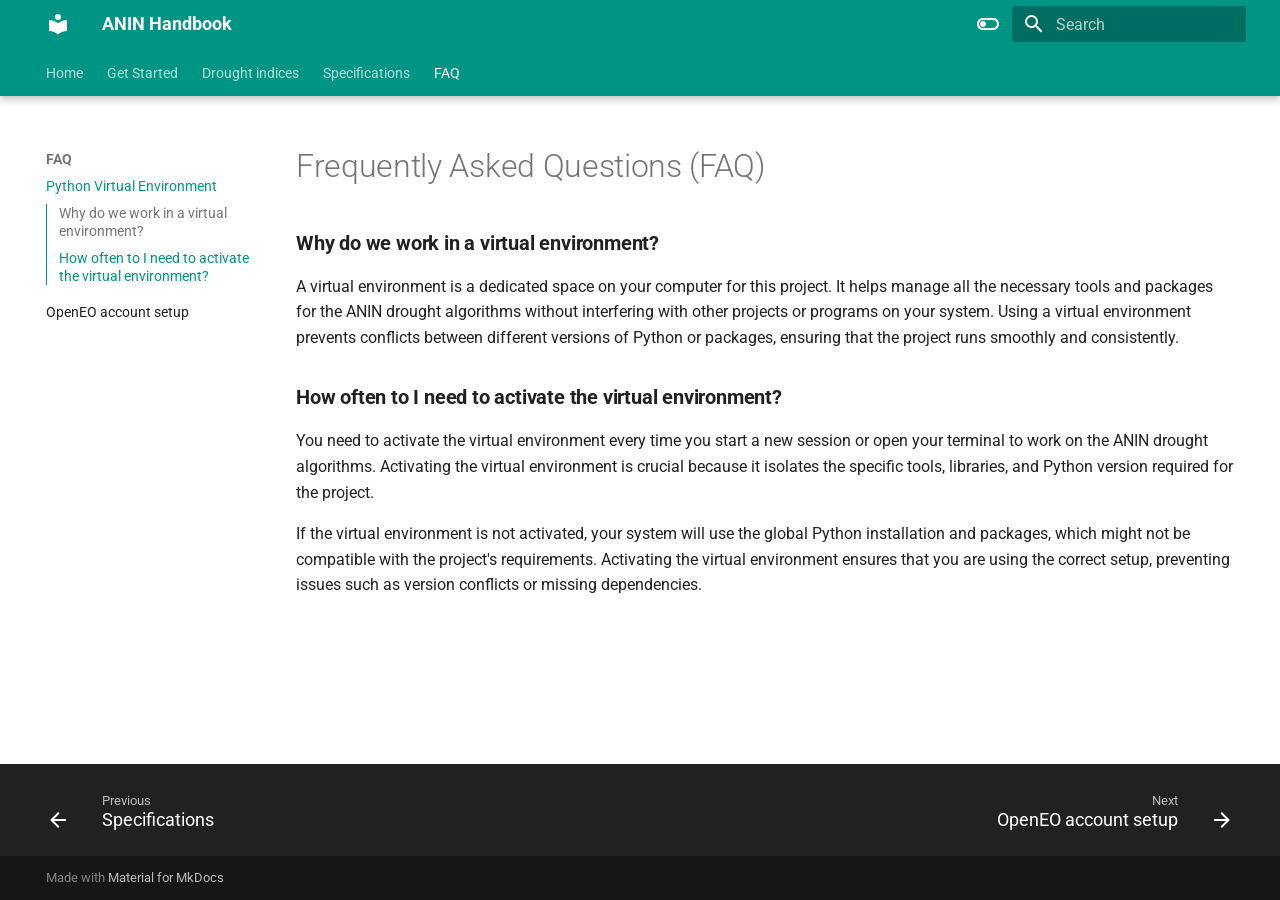
<file: FAQ_Python/index.html>
<!doctype html>
<html lang="en" class="no-js">
  <head>
    
      <meta charset="utf-8">
      <meta name="viewport" content="width=device-width,initial-scale=1">
      
      
      
      
        <link rel="prev" href="../theoretical_basis/">
      
      
        <link rel="next" href="../OpenEO/">
      
      
      <link rel="icon" href="../assets/images/favicon.png">
      <meta name="generator" content="mkdocs-1.6.1, mkdocs-material-9.5.44">
    
    
      
        <title>Python Virtual Environment - ANIN Handbook</title>
      
    
    
      <link rel="stylesheet" href="../assets/stylesheets/main.0253249f.min.css">
      
        
        <link rel="stylesheet" href="../assets/stylesheets/palette.06af60db.min.css">
      
      


    
    
      
    
    
      
        
        
        <link rel="preconnect" href="https://fonts.gstatic.com" crossorigin>
        <link rel="stylesheet" href="https://fonts.googleapis.com/css?family=Roboto:300,300i,400,400i,700,700i%7CRoboto+Mono:400,400i,700,700i&display=fallback">
        <style>:root{--md-text-font:"Roboto";--md-code-font:"Roboto Mono"}</style>
      
    
    
    <script>__md_scope=new URL("..",location),__md_hash=e=>[...e].reduce(((e,_)=>(e<<5)-e+_.charCodeAt(0)),0),__md_get=(e,_=localStorage,t=__md_scope)=>JSON.parse(_.getItem(t.pathname+"."+e)),__md_set=(e,_,t=localStorage,a=__md_scope)=>{try{t.setItem(a.pathname+"."+e,JSON.stringify(_))}catch(e){}}</script>
    
      

    
    
    
  </head>
  
  
    
    
      
    
    
    
    
    <body dir="ltr" data-md-color-scheme="default" data-md-color-primary="teal" data-md-color-accent="purple">
  
    
    <input class="md-toggle" data-md-toggle="drawer" type="checkbox" id="__drawer" autocomplete="off">
    <input class="md-toggle" data-md-toggle="search" type="checkbox" id="__search" autocomplete="off">
    <label class="md-overlay" for="__drawer"></label>
    <div data-md-component="skip">
      
        
        <a href="#frequently-asked-questions-faq" class="md-skip">
          Skip to content
        </a>
      
    </div>
    <div data-md-component="announce">
      
    </div>
    
    
      

  

<header class="md-header md-header--shadow md-header--lifted" data-md-component="header">
  <nav class="md-header__inner md-grid" aria-label="Header">
    <a href=".." title="ANIN Handbook" class="md-header__button md-logo" aria-label="ANIN Handbook" data-md-component="logo">
      
  
  <svg xmlns="http://www.w3.org/2000/svg" viewBox="0 0 24 24"><path d="M12 8a3 3 0 0 0 3-3 3 3 0 0 0-3-3 3 3 0 0 0-3 3 3 3 0 0 0 3 3m0 3.54C9.64 9.35 6.5 8 3 8v11c3.5 0 6.64 1.35 9 3.54 2.36-2.19 5.5-3.54 9-3.54V8c-3.5 0-6.64 1.35-9 3.54"/></svg>

    </a>
    <label class="md-header__button md-icon" for="__drawer">
      
      <svg xmlns="http://www.w3.org/2000/svg" viewBox="0 0 24 24"><path d="M3 6h18v2H3zm0 5h18v2H3zm0 5h18v2H3z"/></svg>
    </label>
    <div class="md-header__title" data-md-component="header-title">
      <div class="md-header__ellipsis">
        <div class="md-header__topic">
          <span class="md-ellipsis">
            ANIN Handbook
          </span>
        </div>
        <div class="md-header__topic" data-md-component="header-topic">
          <span class="md-ellipsis">
            
              Python Virtual Environment
            
          </span>
        </div>
      </div>
    </div>
    
      
        <form class="md-header__option" data-md-component="palette">
  
    
    
    
    <input class="md-option" data-md-color-media="" data-md-color-scheme="default" data-md-color-primary="teal" data-md-color-accent="purple"  aria-label="Switch to dark mode"  type="radio" name="__palette" id="__palette_0">
    
      <label class="md-header__button md-icon" title="Switch to dark mode" for="__palette_1" hidden>
        <svg xmlns="http://www.w3.org/2000/svg" viewBox="0 0 24 24"><path d="M17 6H7c-3.31 0-6 2.69-6 6s2.69 6 6 6h10c3.31 0 6-2.69 6-6s-2.69-6-6-6m0 10H7c-2.21 0-4-1.79-4-4s1.79-4 4-4h10c2.21 0 4 1.79 4 4s-1.79 4-4 4M7 9c-1.66 0-3 1.34-3 3s1.34 3 3 3 3-1.34 3-3-1.34-3-3-3"/></svg>
      </label>
    
  
    
    
    
    <input class="md-option" data-md-color-media="" data-md-color-scheme="slate" data-md-color-primary="teal" data-md-color-accent="lime"  aria-label="Switch to light mode"  type="radio" name="__palette" id="__palette_1">
    
      <label class="md-header__button md-icon" title="Switch to light mode" for="__palette_0" hidden>
        <svg xmlns="http://www.w3.org/2000/svg" viewBox="0 0 24 24"><path d="M17 7H7a5 5 0 0 0-5 5 5 5 0 0 0 5 5h10a5 5 0 0 0 5-5 5 5 0 0 0-5-5m0 8a3 3 0 0 1-3-3 3 3 0 0 1 3-3 3 3 0 0 1 3 3 3 3 0 0 1-3 3"/></svg>
      </label>
    
  
</form>
      
    
    
      <script>var palette=__md_get("__palette");if(palette&&palette.color){if("(prefers-color-scheme)"===palette.color.media){var media=matchMedia("(prefers-color-scheme: light)"),input=document.querySelector(media.matches?"[data-md-color-media='(prefers-color-scheme: light)']":"[data-md-color-media='(prefers-color-scheme: dark)']");palette.color.media=input.getAttribute("data-md-color-media"),palette.color.scheme=input.getAttribute("data-md-color-scheme"),palette.color.primary=input.getAttribute("data-md-color-primary"),palette.color.accent=input.getAttribute("data-md-color-accent")}for(var[key,value]of Object.entries(palette.color))document.body.setAttribute("data-md-color-"+key,value)}</script>
    
    
    
      <label class="md-header__button md-icon" for="__search">
        
        <svg xmlns="http://www.w3.org/2000/svg" viewBox="0 0 24 24"><path d="M9.5 3A6.5 6.5 0 0 1 16 9.5c0 1.61-.59 3.09-1.56 4.23l.27.27h.79l5 5-1.5 1.5-5-5v-.79l-.27-.27A6.52 6.52 0 0 1 9.5 16 6.5 6.5 0 0 1 3 9.5 6.5 6.5 0 0 1 9.5 3m0 2C7 5 5 7 5 9.5S7 14 9.5 14 14 12 14 9.5 12 5 9.5 5"/></svg>
      </label>
      <div class="md-search" data-md-component="search" role="dialog">
  <label class="md-search__overlay" for="__search"></label>
  <div class="md-search__inner" role="search">
    <form class="md-search__form" name="search">
      <input type="text" class="md-search__input" name="query" aria-label="Search" placeholder="Search" autocapitalize="off" autocorrect="off" autocomplete="off" spellcheck="false" data-md-component="search-query" required>
      <label class="md-search__icon md-icon" for="__search">
        
        <svg xmlns="http://www.w3.org/2000/svg" viewBox="0 0 24 24"><path d="M9.5 3A6.5 6.5 0 0 1 16 9.5c0 1.61-.59 3.09-1.56 4.23l.27.27h.79l5 5-1.5 1.5-5-5v-.79l-.27-.27A6.52 6.52 0 0 1 9.5 16 6.5 6.5 0 0 1 3 9.5 6.5 6.5 0 0 1 9.5 3m0 2C7 5 5 7 5 9.5S7 14 9.5 14 14 12 14 9.5 12 5 9.5 5"/></svg>
        
        <svg xmlns="http://www.w3.org/2000/svg" viewBox="0 0 24 24"><path d="M20 11v2H8l5.5 5.5-1.42 1.42L4.16 12l7.92-7.92L13.5 5.5 8 11z"/></svg>
      </label>
      <nav class="md-search__options" aria-label="Search">
        
        <button type="reset" class="md-search__icon md-icon" title="Clear" aria-label="Clear" tabindex="-1">
          
          <svg xmlns="http://www.w3.org/2000/svg" viewBox="0 0 24 24"><path d="M19 6.41 17.59 5 12 10.59 6.41 5 5 6.41 10.59 12 5 17.59 6.41 19 12 13.41 17.59 19 19 17.59 13.41 12z"/></svg>
        </button>
      </nav>
      
        <div class="md-search__suggest" data-md-component="search-suggest"></div>
      
    </form>
    <div class="md-search__output">
      <div class="md-search__scrollwrap" tabindex="0" data-md-scrollfix>
        <div class="md-search-result" data-md-component="search-result">
          <div class="md-search-result__meta">
            Initializing search
          </div>
          <ol class="md-search-result__list" role="presentation"></ol>
        </div>
      </div>
    </div>
  </div>
</div>
    
    
  </nav>
  
    
      
<nav class="md-tabs" aria-label="Tabs" data-md-component="tabs">
  <div class="md-grid">
    <ul class="md-tabs__list">
      
        
  
  
  
    <li class="md-tabs__item">
      <a href=".." class="md-tabs__link">
        
  
    
  
  Home

      </a>
    </li>
  

      
        
  
  
  
    
    
      <li class="md-tabs__item">
        <a href="../Installation/" class="md-tabs__link">
          
  
  Get Started

        </a>
      </li>
    
  

      
        
  
  
  
    
    
      <li class="md-tabs__item">
        <a href="../drought_indices/" class="md-tabs__link">
          
  
  Drought indices

        </a>
      </li>
    
  

      
        
  
  
  
    <li class="md-tabs__item">
      <a href="../theoretical_basis/" class="md-tabs__link">
        
  
    
  
  Specifications

      </a>
    </li>
  

      
        
  
  
    
  
  
    
    
      <li class="md-tabs__item md-tabs__item--active">
        <a href="./" class="md-tabs__link">
          
  
  FAQ

        </a>
      </li>
    
  

      
    </ul>
  </div>
</nav>
    
  
</header>
    
    <div class="md-container" data-md-component="container">
      
      
        
      
      <main class="md-main" data-md-component="main">
        <div class="md-main__inner md-grid">
          
            
              
              <div class="md-sidebar md-sidebar--primary" data-md-component="sidebar" data-md-type="navigation" >
                <div class="md-sidebar__scrollwrap">
                  <div class="md-sidebar__inner">
                    


  


  

<nav class="md-nav md-nav--primary md-nav--lifted md-nav--integrated" aria-label="Navigation" data-md-level="0">
  <label class="md-nav__title" for="__drawer">
    <a href=".." title="ANIN Handbook" class="md-nav__button md-logo" aria-label="ANIN Handbook" data-md-component="logo">
      
  
  <svg xmlns="http://www.w3.org/2000/svg" viewBox="0 0 24 24"><path d="M12 8a3 3 0 0 0 3-3 3 3 0 0 0-3-3 3 3 0 0 0-3 3 3 3 0 0 0 3 3m0 3.54C9.64 9.35 6.5 8 3 8v11c3.5 0 6.64 1.35 9 3.54 2.36-2.19 5.5-3.54 9-3.54V8c-3.5 0-6.64 1.35-9 3.54"/></svg>

    </a>
    ANIN Handbook
  </label>
  
  <ul class="md-nav__list" data-md-scrollfix>
    
      
      
  
  
  
  
    <li class="md-nav__item">
      <a href=".." class="md-nav__link">
        
  
  <span class="md-ellipsis">
    Home
  </span>
  

      </a>
    </li>
  

    
      
      
  
  
  
  
    
    
    
      
      
        
      
    
    
    <li class="md-nav__item md-nav__item--nested">
      
        
        
          
        
        <input class="md-nav__toggle md-toggle md-toggle--indeterminate" type="checkbox" id="__nav_2" >
        
          
          <label class="md-nav__link" for="__nav_2" id="__nav_2_label" tabindex="0">
            
  
  <span class="md-ellipsis">
    Get Started
  </span>
  

            <span class="md-nav__icon md-icon"></span>
          </label>
        
        <nav class="md-nav" data-md-level="1" aria-labelledby="__nav_2_label" aria-expanded="false">
          <label class="md-nav__title" for="__nav_2">
            <span class="md-nav__icon md-icon"></span>
            Get Started
          </label>
          <ul class="md-nav__list" data-md-scrollfix>
            
              
                
  
  
  
  
    <li class="md-nav__item">
      <a href="../Installation/" class="md-nav__link">
        
  
  <span class="md-ellipsis">
    Installation
  </span>
  

      </a>
    </li>
  

              
            
          </ul>
        </nav>
      
    </li>
  

    
      
      
  
  
  
  
    
    
    
      
      
        
      
    
    
    <li class="md-nav__item md-nav__item--nested">
      
        
        
          
        
        <input class="md-nav__toggle md-toggle md-toggle--indeterminate" type="checkbox" id="__nav_3" >
        
          
          <label class="md-nav__link" for="__nav_3" id="__nav_3_label" tabindex="0">
            
  
  <span class="md-ellipsis">
    Drought indices
  </span>
  

            <span class="md-nav__icon md-icon"></span>
          </label>
        
        <nav class="md-nav" data-md-level="1" aria-labelledby="__nav_3_label" aria-expanded="false">
          <label class="md-nav__title" for="__nav_3">
            <span class="md-nav__icon md-icon"></span>
            Drought indices
          </label>
          <ul class="md-nav__list" data-md-scrollfix>
            
              
                
  
  
  
  
    <li class="md-nav__item">
      <a href="../drought_indices/" class="md-nav__link">
        
  
  <span class="md-ellipsis">
    Running the Drought Indices Tools
  </span>
  

      </a>
    </li>
  

              
            
              
                
  
  
  
  
    <li class="md-nav__item">
      <a href="../examples/" class="md-nav__link">
        
  
  <span class="md-ellipsis">
    Example Results
  </span>
  

      </a>
    </li>
  

              
            
          </ul>
        </nav>
      
    </li>
  

    
      
      
  
  
  
  
    <li class="md-nav__item">
      <a href="../theoretical_basis/" class="md-nav__link">
        
  
  <span class="md-ellipsis">
    Specifications
  </span>
  

      </a>
    </li>
  

    
      
      
  
  
    
  
  
  
    
    
    
      
        
        
      
      
        
      
    
    
    <li class="md-nav__item md-nav__item--active md-nav__item--section md-nav__item--nested">
      
        
        
        <input class="md-nav__toggle md-toggle " type="checkbox" id="__nav_5" checked>
        
          
          <label class="md-nav__link" for="__nav_5" id="__nav_5_label" tabindex="">
            
  
  <span class="md-ellipsis">
    FAQ
  </span>
  

            <span class="md-nav__icon md-icon"></span>
          </label>
        
        <nav class="md-nav" data-md-level="1" aria-labelledby="__nav_5_label" aria-expanded="true">
          <label class="md-nav__title" for="__nav_5">
            <span class="md-nav__icon md-icon"></span>
            FAQ
          </label>
          <ul class="md-nav__list" data-md-scrollfix>
            
              
                
  
  
    
  
  
  
    <li class="md-nav__item md-nav__item--active">
      
      <input class="md-nav__toggle md-toggle" type="checkbox" id="__toc">
      
      
        
      
      
        <label class="md-nav__link md-nav__link--active" for="__toc">
          
  
  <span class="md-ellipsis">
    Python Virtual Environment
  </span>
  

          <span class="md-nav__icon md-icon"></span>
        </label>
      
      <a href="./" class="md-nav__link md-nav__link--active">
        
  
  <span class="md-ellipsis">
    Python Virtual Environment
  </span>
  

      </a>
      
        

<nav class="md-nav md-nav--secondary" aria-label="Table of contents">
  
  
  
    
  
  
    <label class="md-nav__title" for="__toc">
      <span class="md-nav__icon md-icon"></span>
      Table of contents
    </label>
    <ul class="md-nav__list" data-md-component="toc" data-md-scrollfix>
      
        <li class="md-nav__item">
  <a href="#why-do-we-work-in-a-virtual-environment" class="md-nav__link">
    <span class="md-ellipsis">
      Why do we work in a virtual environment?
    </span>
  </a>
  
</li>
      
        <li class="md-nav__item">
  <a href="#how-often-to-i-need-to-activate-the-virtual-environment" class="md-nav__link">
    <span class="md-ellipsis">
      How often to I need to activate the virtual environment?
    </span>
  </a>
  
</li>
      
    </ul>
  
</nav>
      
    </li>
  

              
            
              
                
  
  
  
  
    <li class="md-nav__item">
      <a href="../OpenEO/" class="md-nav__link">
        
  
  <span class="md-ellipsis">
    OpenEO account setup
  </span>
  

      </a>
    </li>
  

              
            
          </ul>
        </nav>
      
    </li>
  

    
  </ul>
</nav>
                  </div>
                </div>
              </div>
            
            
          
          
            <div class="md-content" data-md-component="content">
              <article class="md-content__inner md-typeset">
                
                  


<h1 id="frequently-asked-questions-faq">Frequently Asked Questions (FAQ)</h1>
<h3 id="why-do-we-work-in-a-virtual-environment"><strong>Why do we work in a virtual environment?</strong></h3>
<p>A virtual environment is a dedicated space on your computer for this project. It helps manage all the necessary tools and packages for the ANIN drought algorithms without interfering with other projects or programs on your system. Using a virtual environment prevents conflicts between different versions of Python or packages, ensuring that the project runs smoothly and consistently.</p>
<!-- ### **How do I find the location of my Python installation?**
Open a separate Command Prompt window by pressing `Win + R`, type `cmd`, and press `Enter`. Then, run the following command:
<div class="language-py highlight"><pre><span></span><code><span id="__span-0-1"><a id="__codelineno-0-1" name="__codelineno-0-1" href="#__codelineno-0-1"></a><span class="n">where</span> <span class="n">python</span>
</span></code></pre></div>
This command will list all installed Python paths, which may look like this:

<div class="language-text highlight"><pre><span></span><code><span id="__span-1-1"><a id="__codelineno-1-1" name="__codelineno-1-1" href="#__codelineno-1-1"></a>C:\Python27\python.exe
</span><span id="__span-1-2"><a id="__codelineno-1-2" name="__codelineno-1-2" href="#__codelineno-1-2"></a>C:\Users\&lt;YourUsername&gt;\AppData\Local\Programs\Python\Python38\python.exe
</span><span id="__span-1-3"><a id="__codelineno-1-3" name="__codelineno-1-3" href="#__codelineno-1-3"></a>C:\Users\&lt;YourUsername&gt;\.pyenv\pyenv-win\shims\python
</span><span id="__span-1-4"><a id="__codelineno-1-4" name="__codelineno-1-4" href="#__codelineno-1-4"></a>C:\Users\&lt;YourUsername&gt;\AppData\Local\Programs\Python\Python312\python.exe
</span></code></pre></div>
To copy the path of the latest Python version (e.g., Python312), right-click in the Command Prompt window, select `Mark`, highlight the path, and then right-click again to copy the highlighted text to your clipboard. -->

<h3 id="how-often-to-i-need-to-activate-the-virtual-environment"><strong>How often to I need to activate the virtual environment?</strong></h3>
<p>You need to activate the virtual environment every time you start a new session or open your terminal to work on the ANIN drought algorithms. Activating the virtual environment is crucial because it isolates the specific tools, libraries, and Python version required for the project.</p>
<p>If the virtual environment is not activated, your system will use the global Python installation and packages, which might not be compatible with the project's requirements. Activating the virtual environment ensures that you are using the correct setup, preventing issues such as version conflicts or missing dependencies.</p>












                
              </article>
            </div>
          
          
  <script>var tabs=__md_get("__tabs");if(Array.isArray(tabs))e:for(var set of document.querySelectorAll(".tabbed-set")){var labels=set.querySelector(".tabbed-labels");for(var tab of tabs)for(var label of labels.getElementsByTagName("label"))if(label.innerText.trim()===tab){var input=document.getElementById(label.htmlFor);input.checked=!0;continue e}}</script>

<script>var target=document.getElementById(location.hash.slice(1));target&&target.name&&(target.checked=target.name.startsWith("__tabbed_"))</script>
        </div>
        
          <button type="button" class="md-top md-icon" data-md-component="top" hidden>
  
  <svg xmlns="http://www.w3.org/2000/svg" viewBox="0 0 24 24"><path d="M13 20h-2V8l-5.5 5.5-1.42-1.42L12 4.16l7.92 7.92-1.42 1.42L13 8z"/></svg>
  Back to top
</button>
        
      </main>
      
        <footer class="md-footer">
  
    
      
      <nav class="md-footer__inner md-grid" aria-label="Footer" >
        
          
          <a href="../theoretical_basis/" class="md-footer__link md-footer__link--prev" aria-label="Previous: Specifications">
            <div class="md-footer__button md-icon">
              
              <svg xmlns="http://www.w3.org/2000/svg" viewBox="0 0 24 24"><path d="M20 11v2H8l5.5 5.5-1.42 1.42L4.16 12l7.92-7.92L13.5 5.5 8 11z"/></svg>
            </div>
            <div class="md-footer__title">
              <span class="md-footer__direction">
                Previous
              </span>
              <div class="md-ellipsis">
                Specifications
              </div>
            </div>
          </a>
        
        
          
          <a href="../OpenEO/" class="md-footer__link md-footer__link--next" aria-label="Next: OpenEO account setup">
            <div class="md-footer__title">
              <span class="md-footer__direction">
                Next
              </span>
              <div class="md-ellipsis">
                OpenEO account setup
              </div>
            </div>
            <div class="md-footer__button md-icon">
              
              <svg xmlns="http://www.w3.org/2000/svg" viewBox="0 0 24 24"><path d="M4 11v2h12l-5.5 5.5 1.42 1.42L19.84 12l-7.92-7.92L10.5 5.5 16 11z"/></svg>
            </div>
          </a>
        
      </nav>
    
  
  <div class="md-footer-meta md-typeset">
    <div class="md-footer-meta__inner md-grid">
      <div class="md-copyright">
  
  
    Made with
    <a href="https://squidfunk.github.io/mkdocs-material/" target="_blank" rel="noopener">
      Material for MkDocs
    </a>
  
</div>
      
    </div>
  </div>
</footer>
      
    </div>
    <div class="md-dialog" data-md-component="dialog">
      <div class="md-dialog__inner md-typeset"></div>
    </div>
    
    
    <script id="__config" type="application/json">{"base": "..", "features": ["announce.dismiss", "content.action.edit", "content.action.view", "content.code.annotate", "content.code.copy", "navigation.tabs.sticky", "navigation.tabs", "navigation.sections", "navigation.expand", "navigation.path", "navigation.footer", "toc.integrate", "navigation.top", "search.suggest", "search.highlight", "content.tabs.link", "content.code.annotation", "content.code.copy"], "search": "../assets/javascripts/workers/search.6ce7567c.min.js", "translations": {"clipboard.copied": "Copied to clipboard", "clipboard.copy": "Copy to clipboard", "search.result.more.one": "1 more on this page", "search.result.more.other": "# more on this page", "search.result.none": "No matching documents", "search.result.one": "1 matching document", "search.result.other": "# matching documents", "search.result.placeholder": "Type to start searching", "search.result.term.missing": "Missing", "select.version": "Select version"}}</script>
    
    
      <script src="../assets/javascripts/bundle.83f73b43.min.js"></script>
      
    
  </body>
</html>
</file>
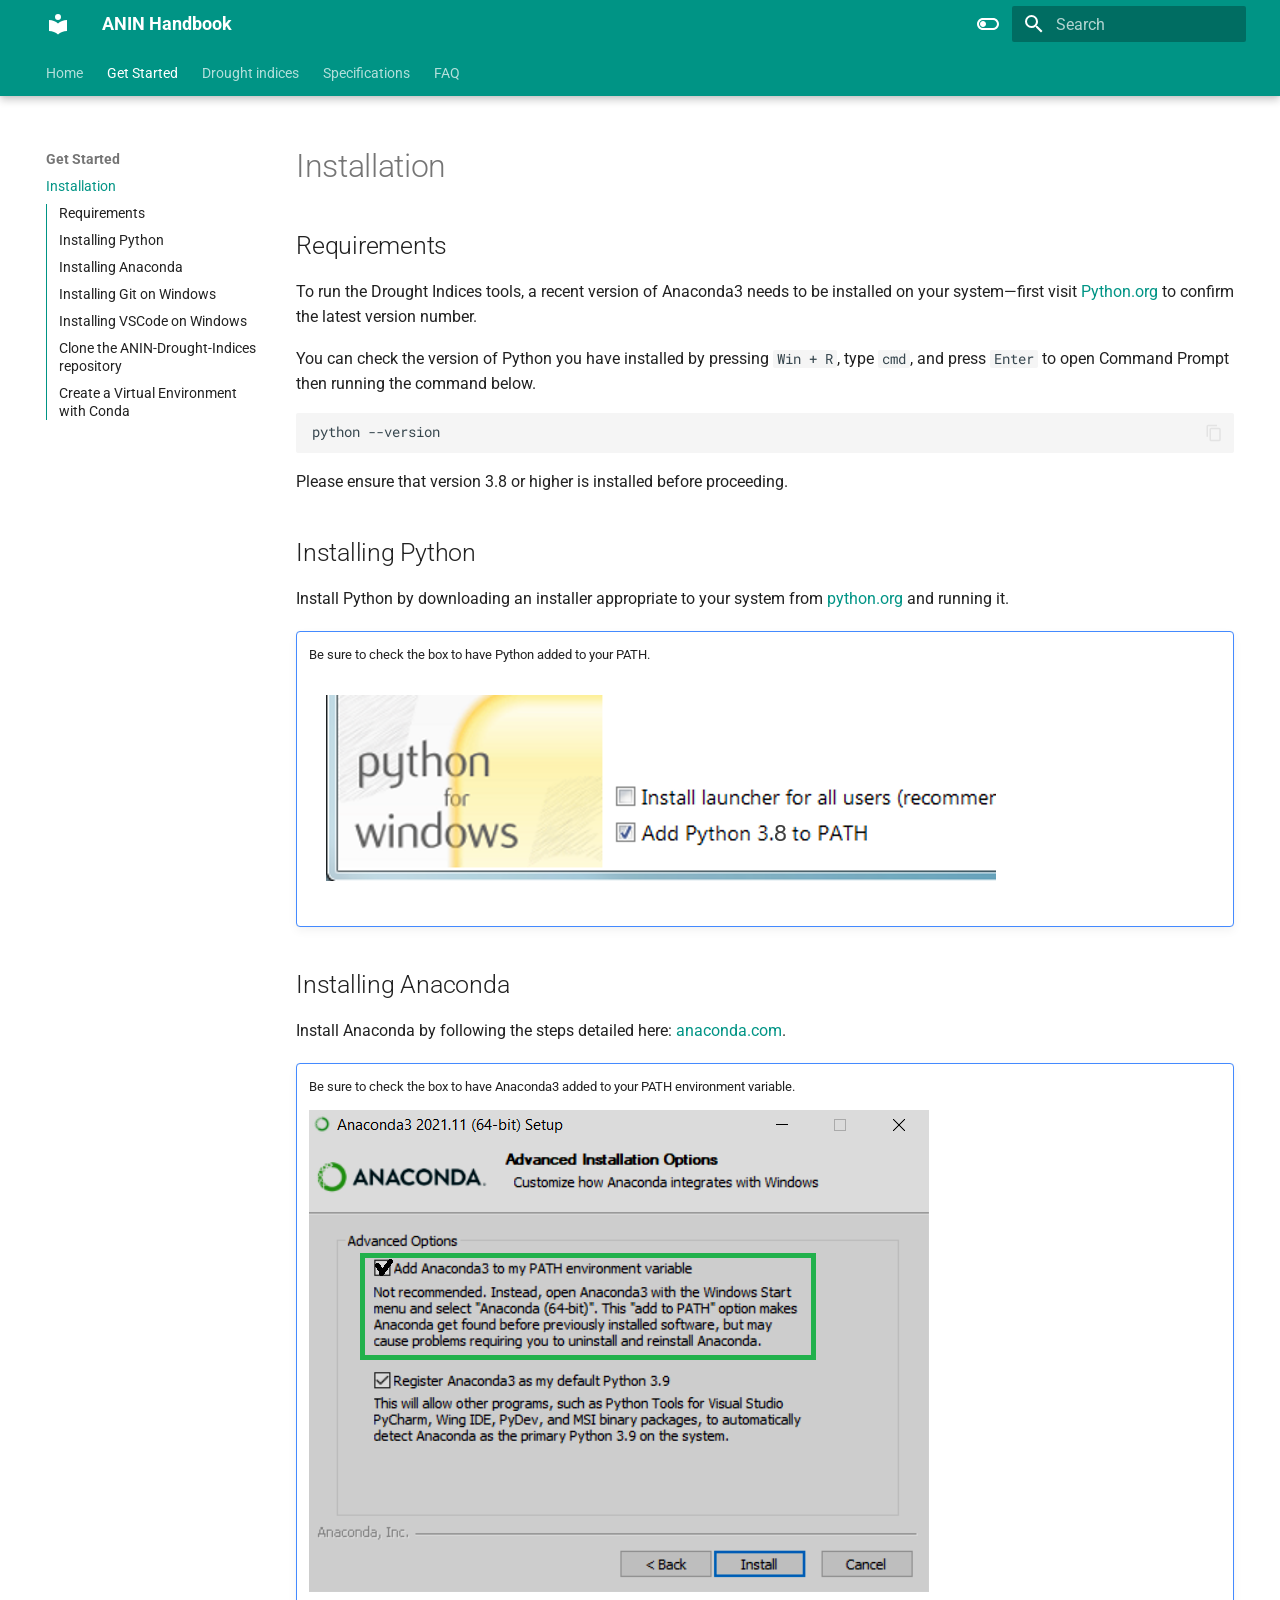
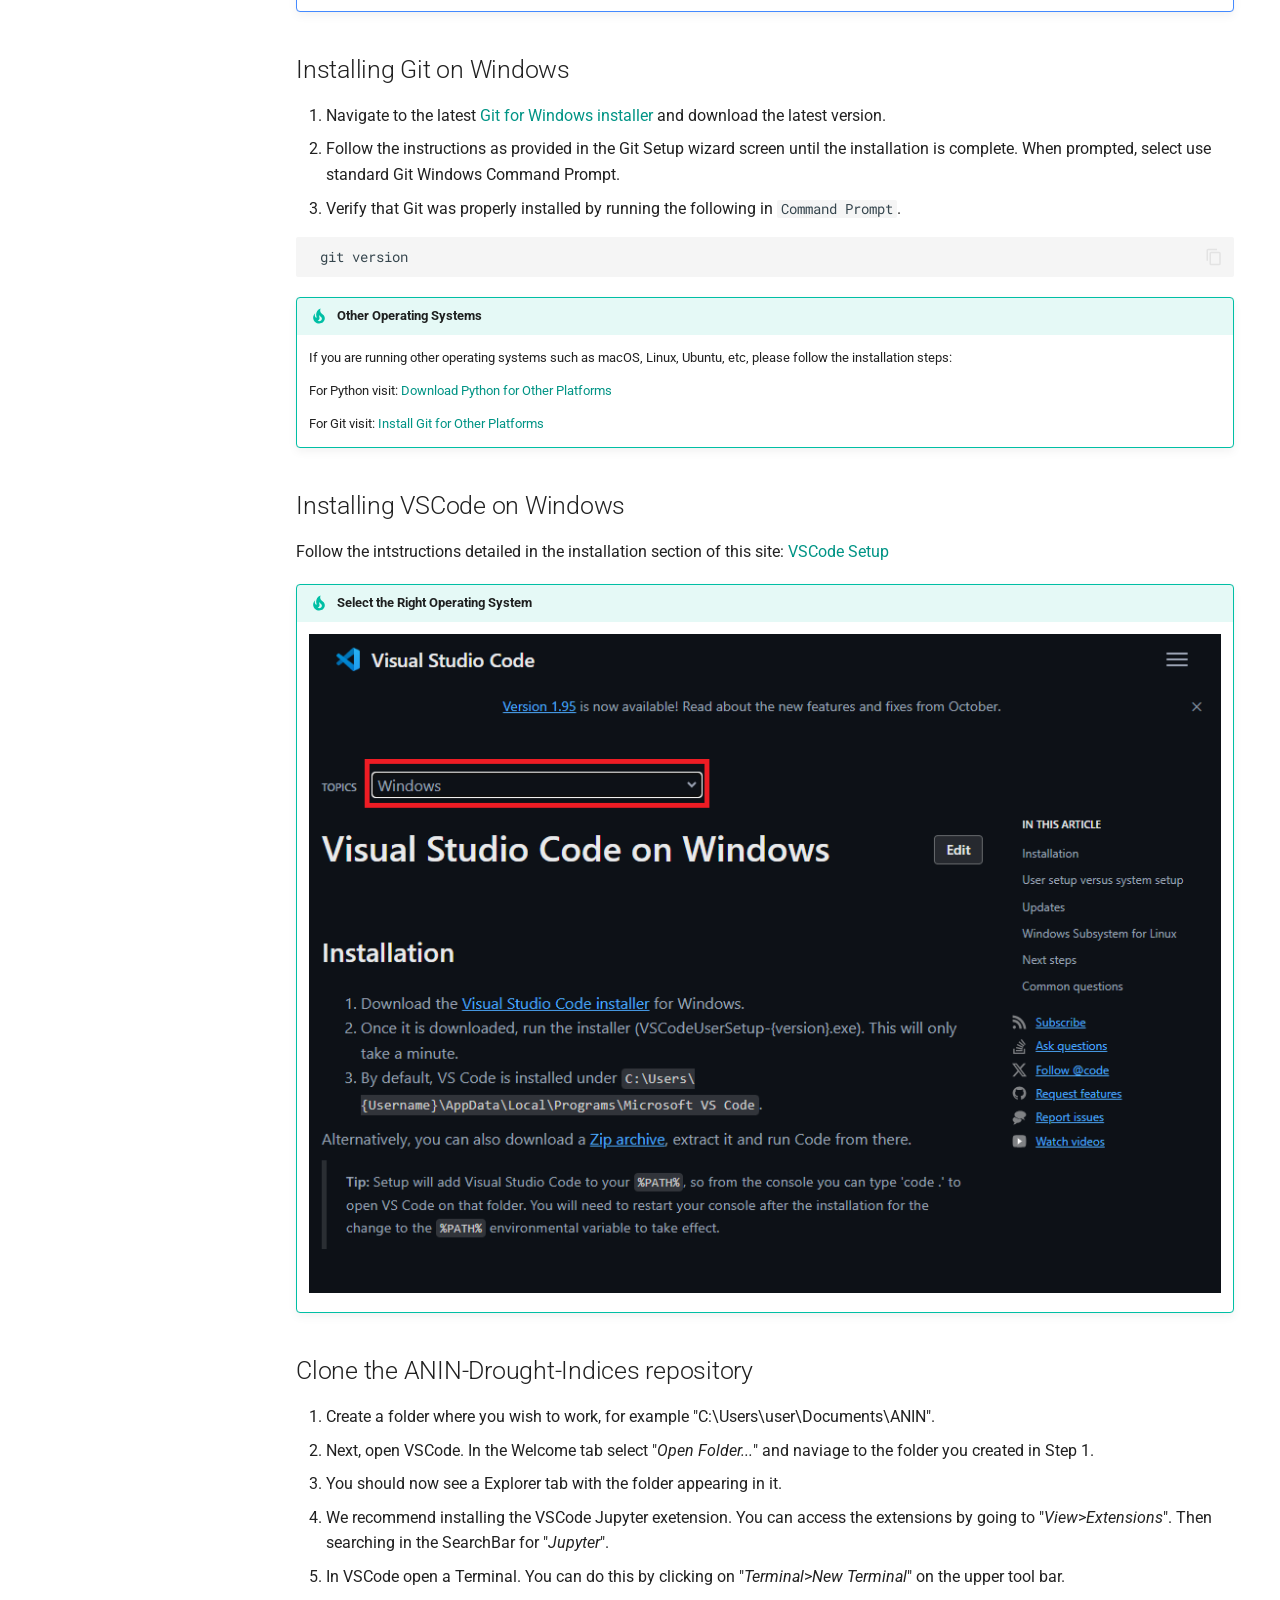
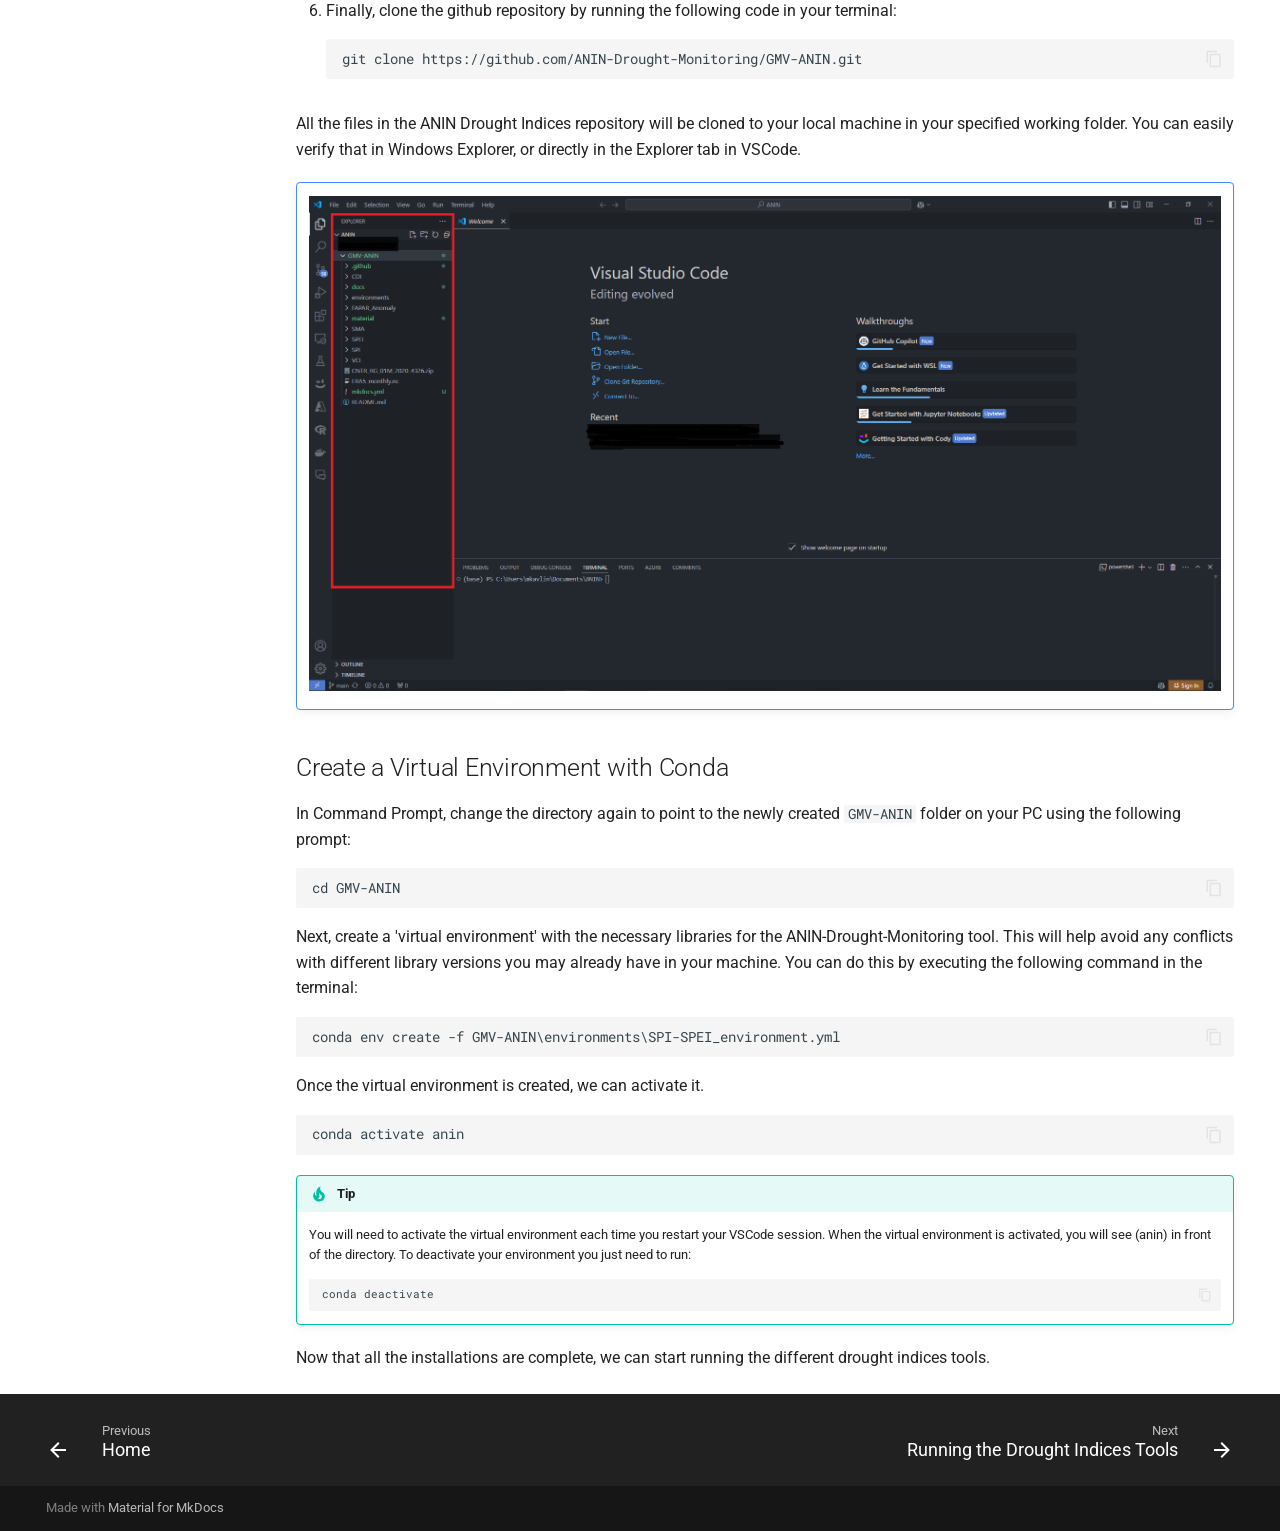
<file: Installation/index.html>
<!doctype html>
<html lang="en" class="no-js">
  <head>
    
      <meta charset="utf-8">
      <meta name="viewport" content="width=device-width,initial-scale=1">
      
      
      
      
        <link rel="prev" href="..">
      
      
        <link rel="next" href="../drought_indices/">
      
      
      <link rel="icon" href="../assets/images/favicon.png">
      <meta name="generator" content="mkdocs-1.6.1, mkdocs-material-9.5.44">
    
    
      
        <title>Installation - ANIN Handbook</title>
      
    
    
      <link rel="stylesheet" href="../assets/stylesheets/main.0253249f.min.css">
      
        
        <link rel="stylesheet" href="../assets/stylesheets/palette.06af60db.min.css">
      
      


    
    
      
    
    
      
        
        
        <link rel="preconnect" href="https://fonts.gstatic.com" crossorigin>
        <link rel="stylesheet" href="https://fonts.googleapis.com/css?family=Roboto:300,300i,400,400i,700,700i%7CRoboto+Mono:400,400i,700,700i&display=fallback">
        <style>:root{--md-text-font:"Roboto";--md-code-font:"Roboto Mono"}</style>
      
    
    
    <script>__md_scope=new URL("..",location),__md_hash=e=>[...e].reduce(((e,_)=>(e<<5)-e+_.charCodeAt(0)),0),__md_get=(e,_=localStorage,t=__md_scope)=>JSON.parse(_.getItem(t.pathname+"."+e)),__md_set=(e,_,t=localStorage,a=__md_scope)=>{try{t.setItem(a.pathname+"."+e,JSON.stringify(_))}catch(e){}}</script>
    
      

    
    
    
  </head>
  
  
    
    
      
    
    
    
    
    <body dir="ltr" data-md-color-scheme="default" data-md-color-primary="teal" data-md-color-accent="purple">
  
    
    <input class="md-toggle" data-md-toggle="drawer" type="checkbox" id="__drawer" autocomplete="off">
    <input class="md-toggle" data-md-toggle="search" type="checkbox" id="__search" autocomplete="off">
    <label class="md-overlay" for="__drawer"></label>
    <div data-md-component="skip">
      
        
        <a href="#installation" class="md-skip">
          Skip to content
        </a>
      
    </div>
    <div data-md-component="announce">
      
    </div>
    
    
      

  

<header class="md-header md-header--shadow md-header--lifted" data-md-component="header">
  <nav class="md-header__inner md-grid" aria-label="Header">
    <a href=".." title="ANIN Handbook" class="md-header__button md-logo" aria-label="ANIN Handbook" data-md-component="logo">
      
  
  <svg xmlns="http://www.w3.org/2000/svg" viewBox="0 0 24 24"><path d="M12 8a3 3 0 0 0 3-3 3 3 0 0 0-3-3 3 3 0 0 0-3 3 3 3 0 0 0 3 3m0 3.54C9.64 9.35 6.5 8 3 8v11c3.5 0 6.64 1.35 9 3.54 2.36-2.19 5.5-3.54 9-3.54V8c-3.5 0-6.64 1.35-9 3.54"/></svg>

    </a>
    <label class="md-header__button md-icon" for="__drawer">
      
      <svg xmlns="http://www.w3.org/2000/svg" viewBox="0 0 24 24"><path d="M3 6h18v2H3zm0 5h18v2H3zm0 5h18v2H3z"/></svg>
    </label>
    <div class="md-header__title" data-md-component="header-title">
      <div class="md-header__ellipsis">
        <div class="md-header__topic">
          <span class="md-ellipsis">
            ANIN Handbook
          </span>
        </div>
        <div class="md-header__topic" data-md-component="header-topic">
          <span class="md-ellipsis">
            
              Installation
            
          </span>
        </div>
      </div>
    </div>
    
      
        <form class="md-header__option" data-md-component="palette">
  
    
    
    
    <input class="md-option" data-md-color-media="" data-md-color-scheme="default" data-md-color-primary="teal" data-md-color-accent="purple"  aria-label="Switch to dark mode"  type="radio" name="__palette" id="__palette_0">
    
      <label class="md-header__button md-icon" title="Switch to dark mode" for="__palette_1" hidden>
        <svg xmlns="http://www.w3.org/2000/svg" viewBox="0 0 24 24"><path d="M17 6H7c-3.31 0-6 2.69-6 6s2.69 6 6 6h10c3.31 0 6-2.69 6-6s-2.69-6-6-6m0 10H7c-2.21 0-4-1.79-4-4s1.79-4 4-4h10c2.21 0 4 1.79 4 4s-1.79 4-4 4M7 9c-1.66 0-3 1.34-3 3s1.34 3 3 3 3-1.34 3-3-1.34-3-3-3"/></svg>
      </label>
    
  
    
    
    
    <input class="md-option" data-md-color-media="" data-md-color-scheme="slate" data-md-color-primary="teal" data-md-color-accent="lime"  aria-label="Switch to light mode"  type="radio" name="__palette" id="__palette_1">
    
      <label class="md-header__button md-icon" title="Switch to light mode" for="__palette_0" hidden>
        <svg xmlns="http://www.w3.org/2000/svg" viewBox="0 0 24 24"><path d="M17 7H7a5 5 0 0 0-5 5 5 5 0 0 0 5 5h10a5 5 0 0 0 5-5 5 5 0 0 0-5-5m0 8a3 3 0 0 1-3-3 3 3 0 0 1 3-3 3 3 0 0 1 3 3 3 3 0 0 1-3 3"/></svg>
      </label>
    
  
</form>
      
    
    
      <script>var palette=__md_get("__palette");if(palette&&palette.color){if("(prefers-color-scheme)"===palette.color.media){var media=matchMedia("(prefers-color-scheme: light)"),input=document.querySelector(media.matches?"[data-md-color-media='(prefers-color-scheme: light)']":"[data-md-color-media='(prefers-color-scheme: dark)']");palette.color.media=input.getAttribute("data-md-color-media"),palette.color.scheme=input.getAttribute("data-md-color-scheme"),palette.color.primary=input.getAttribute("data-md-color-primary"),palette.color.accent=input.getAttribute("data-md-color-accent")}for(var[key,value]of Object.entries(palette.color))document.body.setAttribute("data-md-color-"+key,value)}</script>
    
    
    
      <label class="md-header__button md-icon" for="__search">
        
        <svg xmlns="http://www.w3.org/2000/svg" viewBox="0 0 24 24"><path d="M9.5 3A6.5 6.5 0 0 1 16 9.5c0 1.61-.59 3.09-1.56 4.23l.27.27h.79l5 5-1.5 1.5-5-5v-.79l-.27-.27A6.52 6.52 0 0 1 9.5 16 6.5 6.5 0 0 1 3 9.5 6.5 6.5 0 0 1 9.5 3m0 2C7 5 5 7 5 9.5S7 14 9.5 14 14 12 14 9.5 12 5 9.5 5"/></svg>
      </label>
      <div class="md-search" data-md-component="search" role="dialog">
  <label class="md-search__overlay" for="__search"></label>
  <div class="md-search__inner" role="search">
    <form class="md-search__form" name="search">
      <input type="text" class="md-search__input" name="query" aria-label="Search" placeholder="Search" autocapitalize="off" autocorrect="off" autocomplete="off" spellcheck="false" data-md-component="search-query" required>
      <label class="md-search__icon md-icon" for="__search">
        
        <svg xmlns="http://www.w3.org/2000/svg" viewBox="0 0 24 24"><path d="M9.5 3A6.5 6.5 0 0 1 16 9.5c0 1.61-.59 3.09-1.56 4.23l.27.27h.79l5 5-1.5 1.5-5-5v-.79l-.27-.27A6.52 6.52 0 0 1 9.5 16 6.5 6.5 0 0 1 3 9.5 6.5 6.5 0 0 1 9.5 3m0 2C7 5 5 7 5 9.5S7 14 9.5 14 14 12 14 9.5 12 5 9.5 5"/></svg>
        
        <svg xmlns="http://www.w3.org/2000/svg" viewBox="0 0 24 24"><path d="M20 11v2H8l5.5 5.5-1.42 1.42L4.16 12l7.92-7.92L13.5 5.5 8 11z"/></svg>
      </label>
      <nav class="md-search__options" aria-label="Search">
        
        <button type="reset" class="md-search__icon md-icon" title="Clear" aria-label="Clear" tabindex="-1">
          
          <svg xmlns="http://www.w3.org/2000/svg" viewBox="0 0 24 24"><path d="M19 6.41 17.59 5 12 10.59 6.41 5 5 6.41 10.59 12 5 17.59 6.41 19 12 13.41 17.59 19 19 17.59 13.41 12z"/></svg>
        </button>
      </nav>
      
        <div class="md-search__suggest" data-md-component="search-suggest"></div>
      
    </form>
    <div class="md-search__output">
      <div class="md-search__scrollwrap" tabindex="0" data-md-scrollfix>
        <div class="md-search-result" data-md-component="search-result">
          <div class="md-search-result__meta">
            Initializing search
          </div>
          <ol class="md-search-result__list" role="presentation"></ol>
        </div>
      </div>
    </div>
  </div>
</div>
    
    
  </nav>
  
    
      
<nav class="md-tabs" aria-label="Tabs" data-md-component="tabs">
  <div class="md-grid">
    <ul class="md-tabs__list">
      
        
  
  
  
    <li class="md-tabs__item">
      <a href=".." class="md-tabs__link">
        
  
    
  
  Home

      </a>
    </li>
  

      
        
  
  
    
  
  
    
    
      <li class="md-tabs__item md-tabs__item--active">
        <a href="./" class="md-tabs__link">
          
  
  Get Started

        </a>
      </li>
    
  

      
        
  
  
  
    
    
      <li class="md-tabs__item">
        <a href="../drought_indices/" class="md-tabs__link">
          
  
  Drought indices

        </a>
      </li>
    
  

      
        
  
  
  
    <li class="md-tabs__item">
      <a href="../theoretical_basis/" class="md-tabs__link">
        
  
    
  
  Specifications

      </a>
    </li>
  

      
        
  
  
  
    
    
      <li class="md-tabs__item">
        <a href="../FAQ_Python/" class="md-tabs__link">
          
  
  FAQ

        </a>
      </li>
    
  

      
    </ul>
  </div>
</nav>
    
  
</header>
    
    <div class="md-container" data-md-component="container">
      
      
        
      
      <main class="md-main" data-md-component="main">
        <div class="md-main__inner md-grid">
          
            
              
              <div class="md-sidebar md-sidebar--primary" data-md-component="sidebar" data-md-type="navigation" >
                <div class="md-sidebar__scrollwrap">
                  <div class="md-sidebar__inner">
                    


  


  

<nav class="md-nav md-nav--primary md-nav--lifted md-nav--integrated" aria-label="Navigation" data-md-level="0">
  <label class="md-nav__title" for="__drawer">
    <a href=".." title="ANIN Handbook" class="md-nav__button md-logo" aria-label="ANIN Handbook" data-md-component="logo">
      
  
  <svg xmlns="http://www.w3.org/2000/svg" viewBox="0 0 24 24"><path d="M12 8a3 3 0 0 0 3-3 3 3 0 0 0-3-3 3 3 0 0 0-3 3 3 3 0 0 0 3 3m0 3.54C9.64 9.35 6.5 8 3 8v11c3.5 0 6.64 1.35 9 3.54 2.36-2.19 5.5-3.54 9-3.54V8c-3.5 0-6.64 1.35-9 3.54"/></svg>

    </a>
    ANIN Handbook
  </label>
  
  <ul class="md-nav__list" data-md-scrollfix>
    
      
      
  
  
  
  
    <li class="md-nav__item">
      <a href=".." class="md-nav__link">
        
  
  <span class="md-ellipsis">
    Home
  </span>
  

      </a>
    </li>
  

    
      
      
  
  
    
  
  
  
    
    
    
      
        
        
      
      
        
      
    
    
    <li class="md-nav__item md-nav__item--active md-nav__item--section md-nav__item--nested">
      
        
        
        <input class="md-nav__toggle md-toggle " type="checkbox" id="__nav_2" checked>
        
          
          <label class="md-nav__link" for="__nav_2" id="__nav_2_label" tabindex="">
            
  
  <span class="md-ellipsis">
    Get Started
  </span>
  

            <span class="md-nav__icon md-icon"></span>
          </label>
        
        <nav class="md-nav" data-md-level="1" aria-labelledby="__nav_2_label" aria-expanded="true">
          <label class="md-nav__title" for="__nav_2">
            <span class="md-nav__icon md-icon"></span>
            Get Started
          </label>
          <ul class="md-nav__list" data-md-scrollfix>
            
              
                
  
  
    
  
  
  
    <li class="md-nav__item md-nav__item--active">
      
      <input class="md-nav__toggle md-toggle" type="checkbox" id="__toc">
      
      
        
      
      
        <label class="md-nav__link md-nav__link--active" for="__toc">
          
  
  <span class="md-ellipsis">
    Installation
  </span>
  

          <span class="md-nav__icon md-icon"></span>
        </label>
      
      <a href="./" class="md-nav__link md-nav__link--active">
        
  
  <span class="md-ellipsis">
    Installation
  </span>
  

      </a>
      
        

<nav class="md-nav md-nav--secondary" aria-label="Table of contents">
  
  
  
    
  
  
    <label class="md-nav__title" for="__toc">
      <span class="md-nav__icon md-icon"></span>
      Table of contents
    </label>
    <ul class="md-nav__list" data-md-component="toc" data-md-scrollfix>
      
        <li class="md-nav__item">
  <a href="#requirements" class="md-nav__link">
    <span class="md-ellipsis">
      Requirements
    </span>
  </a>
  
</li>
      
        <li class="md-nav__item">
  <a href="#installing-python" class="md-nav__link">
    <span class="md-ellipsis">
      Installing Python
    </span>
  </a>
  
</li>
      
        <li class="md-nav__item">
  <a href="#installing-anaconda" class="md-nav__link">
    <span class="md-ellipsis">
      Installing Anaconda
    </span>
  </a>
  
</li>
      
        <li class="md-nav__item">
  <a href="#installing-git-on-windows" class="md-nav__link">
    <span class="md-ellipsis">
      Installing Git on Windows
    </span>
  </a>
  
</li>
      
        <li class="md-nav__item">
  <a href="#installing-vscode-on-windows" class="md-nav__link">
    <span class="md-ellipsis">
      Installing VSCode on Windows
    </span>
  </a>
  
</li>
      
        <li class="md-nav__item">
  <a href="#clone-the-anin-drought-indices-repository" class="md-nav__link">
    <span class="md-ellipsis">
      Clone the ANIN-Drought-Indices repository
    </span>
  </a>
  
</li>
      
        <li class="md-nav__item">
  <a href="#create-a-virtual-environment-with-conda" class="md-nav__link">
    <span class="md-ellipsis">
      Create a Virtual Environment with Conda
    </span>
  </a>
  
</li>
      
    </ul>
  
</nav>
      
    </li>
  

              
            
          </ul>
        </nav>
      
    </li>
  

    
      
      
  
  
  
  
    
    
    
      
      
        
      
    
    
    <li class="md-nav__item md-nav__item--nested">
      
        
        
          
        
        <input class="md-nav__toggle md-toggle md-toggle--indeterminate" type="checkbox" id="__nav_3" >
        
          
          <label class="md-nav__link" for="__nav_3" id="__nav_3_label" tabindex="0">
            
  
  <span class="md-ellipsis">
    Drought indices
  </span>
  

            <span class="md-nav__icon md-icon"></span>
          </label>
        
        <nav class="md-nav" data-md-level="1" aria-labelledby="__nav_3_label" aria-expanded="false">
          <label class="md-nav__title" for="__nav_3">
            <span class="md-nav__icon md-icon"></span>
            Drought indices
          </label>
          <ul class="md-nav__list" data-md-scrollfix>
            
              
                
  
  
  
  
    <li class="md-nav__item">
      <a href="../drought_indices/" class="md-nav__link">
        
  
  <span class="md-ellipsis">
    Running the Drought Indices Tools
  </span>
  

      </a>
    </li>
  

              
            
              
                
  
  
  
  
    <li class="md-nav__item">
      <a href="../examples/" class="md-nav__link">
        
  
  <span class="md-ellipsis">
    Example Results
  </span>
  

      </a>
    </li>
  

              
            
          </ul>
        </nav>
      
    </li>
  

    
      
      
  
  
  
  
    <li class="md-nav__item">
      <a href="../theoretical_basis/" class="md-nav__link">
        
  
  <span class="md-ellipsis">
    Specifications
  </span>
  

      </a>
    </li>
  

    
      
      
  
  
  
  
    
    
    
      
      
        
      
    
    
    <li class="md-nav__item md-nav__item--nested">
      
        
        
          
        
        <input class="md-nav__toggle md-toggle md-toggle--indeterminate" type="checkbox" id="__nav_5" >
        
          
          <label class="md-nav__link" for="__nav_5" id="__nav_5_label" tabindex="0">
            
  
  <span class="md-ellipsis">
    FAQ
  </span>
  

            <span class="md-nav__icon md-icon"></span>
          </label>
        
        <nav class="md-nav" data-md-level="1" aria-labelledby="__nav_5_label" aria-expanded="false">
          <label class="md-nav__title" for="__nav_5">
            <span class="md-nav__icon md-icon"></span>
            FAQ
          </label>
          <ul class="md-nav__list" data-md-scrollfix>
            
              
                
  
  
  
  
    <li class="md-nav__item">
      <a href="../FAQ_Python/" class="md-nav__link">
        
  
  <span class="md-ellipsis">
    Python Virtual Environment
  </span>
  

      </a>
    </li>
  

              
            
              
                
  
  
  
  
    <li class="md-nav__item">
      <a href="../OpenEO/" class="md-nav__link">
        
  
  <span class="md-ellipsis">
    OpenEO account setup
  </span>
  

      </a>
    </li>
  

              
            
          </ul>
        </nav>
      
    </li>
  

    
  </ul>
</nav>
                  </div>
                </div>
              </div>
            
            
          
          
            <div class="md-content" data-md-component="content">
              <article class="md-content__inner md-typeset">
                
                  


<h1 id="installation">Installation</h1>
<h2 id="requirements">Requirements</h2>
<p>To run the Drought Indices tools, a recent version of Anaconda3 needs to be installed on your system—first visit <a href="https://www.python.org/" target="_blank">Python.org</a> to confirm the latest version number.</p>
<p>You can check the version of Python you have installed by pressing <code>Win + R</code>, type <code>cmd</code>, and press <code>Enter</code> to open Command Prompt then running the command below. 
<div class="language-text highlight"><pre><span></span><code><span id="__span-0-1"><a id="__codelineno-0-1" name="__codelineno-0-1" href="#__codelineno-0-1"></a>python --version
</span></code></pre></div>
Please ensure that version 3.8 or higher is installed before proceeding. </p>
<h2 id="installing-python">Installing Python</h2>
<p>Install Python by downloading an installer appropriate to your system from <a href="https://www.python.org/" target="_blank">python.org</a>  and running it.</p>
<div class="admonition note">
<p>Be sure to check the box to have Python added to your PATH.</p>
<p><img alt="alt text" src="../assets/win-py-install.png" /></p>
</div>
<h2 id="installing-anaconda">Installing Anaconda</h2>
<p>Install Anaconda by following the steps detailed here: <a href="https://docs.anaconda.com/anaconda/install/windows/" target="_blank">anaconda.com</a>.</p>
<div class="admonition note">
<p>Be sure to check the box to have Anaconda3 added to your PATH environment variable.</p>
<p><img alt="alt text" src="../assets/win-conda-install.png" /></p>
</div>
<h2 id="installing-git-on-windows">Installing Git on Windows</h2>
<ol>
<li>Navigate to the latest <a href="https://gitforwindows.org/" target="_blank">Git for Windows installer </a> and download the latest version.</li>
<li>Follow the instructions as provided in the Git Setup wizard screen until the installation is complete. When prompted, select use standard Git Windows Command Prompt.</li>
<li>Verify that Git was properly installed by running the following in <code>Command Prompt</code>.</li>
</ol>
<div class="language-text highlight"><pre><span></span><code><span id="__span-1-1"><a id="__codelineno-1-1" name="__codelineno-1-1" href="#__codelineno-1-1"></a> git version
</span></code></pre></div>
<div class="admonition tip">
<p class="admonition-title">Other Operating Systems</p>
<p>If you are running other operating systems such as macOS, Linux, Ubuntu, etc, please follow the installation steps:</p>
<p>For Python visit: <a href="https://wiki.python.org/moin/BeginnersGuide/Download" target="_blank">Download Python for Other Platforms </a></p>
<p>For Git visit: <a href="https://github.com/git-guides/install-git" target="_blank">Install Git for Other Platforms</a></p>
</div>
<h2 id="installing-vscode-on-windows">Installing VSCode on Windows</h2>
<p>Follow the intstructions detailed in the installation section of this site: <a href="https://code.visualstudio.com/docs/setup/windows">VSCode Setup</a></p>
<div class="admonition tip">
<p class="admonition-title">Select the Right Operating System</p>
<p><img alt="alt text" src="../assets/vscode_installation.png" /></p>
</div>
<h2 id="clone-the-anin-drought-indices-repository">Clone the ANIN-Drought-Indices repository</h2>
<ol>
<li>Create a folder where you wish to work, for example "C:\Users\user\Documents\ANIN".</li>
<li>Next, open VSCode. In the Welcome tab select "<em>Open Folder...</em>" and naviage to the folder you created in Step 1.</li>
<li>You should now see a Explorer tab with the folder appearing in it.</li>
<li>We recommend installing the VSCode Jupyter exetension. You can access the extensions by going to "<em>View</em>&gt;<em>Extensions</em>". Then searching in the SearchBar for "<em>Jupyter</em>".</li>
<li>In VSCode open a Terminal. You can do this by clicking on "<em>Terminal</em>&gt;<em>New Terminal</em>" on the upper tool bar.</li>
<li>Finally, clone the github repository by running the following code in your terminal:
<div class="language-text highlight"><pre><span></span><code><span id="__span-2-1"><a id="__codelineno-2-1" name="__codelineno-2-1" href="#__codelineno-2-1"></a>git clone https://github.com/ANIN-Drought-Monitoring/GMV-ANIN.git
</span></code></pre></div></li>
</ol>
<p>All the files in the ANIN Drought Indices repository will be cloned to your local machine in your specified working folder. You can easily verify that in Windows Explorer, or directly in the Explorer tab in VSCode.</p>
<div class="admonition note">
<p><img alt="alt text" src="../assets/vscode_Online2Local.png" /></p>
</div>
<h2 id="create-a-virtual-environment-with-conda">Create a Virtual Environment with Conda</h2>
<p>In Command Prompt, change the directory again to point to the newly created <code>GMV-ANIN</code> folder on your PC using the following prompt:
<div class="language-text highlight"><pre><span></span><code><span id="__span-3-1"><a id="__codelineno-3-1" name="__codelineno-3-1" href="#__codelineno-3-1"></a>cd GMV-ANIN
</span></code></pre></div>
Next, create a 'virtual environment' with the necessary libraries for the ANIN-Drought-Monitoring tool. This will help avoid any conflicts with different library versions you may already have in your machine.
You can do this by executing the following command in the terminal:</p>
<div class="language-text highlight"><pre><span></span><code><span id="__span-4-1"><a id="__codelineno-4-1" name="__codelineno-4-1" href="#__codelineno-4-1"></a>conda env create -f GMV-ANIN\environments\SPI-SPEI_environment.yml
</span></code></pre></div>
<p>Once the virtual environment is created, we can activate it.
<div class="language-text highlight"><pre><span></span><code><span id="__span-5-1"><a id="__codelineno-5-1" name="__codelineno-5-1" href="#__codelineno-5-1"></a>conda activate anin
</span></code></pre></div></p>
<div class="admonition tip">
<p class="admonition-title">Tip</p>
<p>You will need to activate the virtual environment each time you restart your VSCode session. When the virtual environment is activated, you will see (anin) in front of the directory. To deactivate your environment you just need to run:
<div class="language-text highlight"><pre><span></span><code><span id="__span-6-1"><a id="__codelineno-6-1" name="__codelineno-6-1" href="#__codelineno-6-1"></a>conda deactivate
</span></code></pre></div></p>
</div>
<p>Now that all the installations are complete, we can start running the different drought indices tools.</p>












                
              </article>
            </div>
          
          
  <script>var tabs=__md_get("__tabs");if(Array.isArray(tabs))e:for(var set of document.querySelectorAll(".tabbed-set")){var labels=set.querySelector(".tabbed-labels");for(var tab of tabs)for(var label of labels.getElementsByTagName("label"))if(label.innerText.trim()===tab){var input=document.getElementById(label.htmlFor);input.checked=!0;continue e}}</script>

<script>var target=document.getElementById(location.hash.slice(1));target&&target.name&&(target.checked=target.name.startsWith("__tabbed_"))</script>
        </div>
        
          <button type="button" class="md-top md-icon" data-md-component="top" hidden>
  
  <svg xmlns="http://www.w3.org/2000/svg" viewBox="0 0 24 24"><path d="M13 20h-2V8l-5.5 5.5-1.42-1.42L12 4.16l7.92 7.92-1.42 1.42L13 8z"/></svg>
  Back to top
</button>
        
      </main>
      
        <footer class="md-footer">
  
    
      
      <nav class="md-footer__inner md-grid" aria-label="Footer" >
        
          
          <a href=".." class="md-footer__link md-footer__link--prev" aria-label="Previous: Home">
            <div class="md-footer__button md-icon">
              
              <svg xmlns="http://www.w3.org/2000/svg" viewBox="0 0 24 24"><path d="M20 11v2H8l5.5 5.5-1.42 1.42L4.16 12l7.92-7.92L13.5 5.5 8 11z"/></svg>
            </div>
            <div class="md-footer__title">
              <span class="md-footer__direction">
                Previous
              </span>
              <div class="md-ellipsis">
                Home
              </div>
            </div>
          </a>
        
        
          
          <a href="../drought_indices/" class="md-footer__link md-footer__link--next" aria-label="Next: Running the Drought Indices Tools">
            <div class="md-footer__title">
              <span class="md-footer__direction">
                Next
              </span>
              <div class="md-ellipsis">
                Running the Drought Indices Tools
              </div>
            </div>
            <div class="md-footer__button md-icon">
              
              <svg xmlns="http://www.w3.org/2000/svg" viewBox="0 0 24 24"><path d="M4 11v2h12l-5.5 5.5 1.42 1.42L19.84 12l-7.92-7.92L10.5 5.5 16 11z"/></svg>
            </div>
          </a>
        
      </nav>
    
  
  <div class="md-footer-meta md-typeset">
    <div class="md-footer-meta__inner md-grid">
      <div class="md-copyright">
  
  
    Made with
    <a href="https://squidfunk.github.io/mkdocs-material/" target="_blank" rel="noopener">
      Material for MkDocs
    </a>
  
</div>
      
    </div>
  </div>
</footer>
      
    </div>
    <div class="md-dialog" data-md-component="dialog">
      <div class="md-dialog__inner md-typeset"></div>
    </div>
    
    
    <script id="__config" type="application/json">{"base": "..", "features": ["announce.dismiss", "content.action.edit", "content.action.view", "content.code.annotate", "content.code.copy", "navigation.tabs.sticky", "navigation.tabs", "navigation.sections", "navigation.expand", "navigation.path", "navigation.footer", "toc.integrate", "navigation.top", "search.suggest", "search.highlight", "content.tabs.link", "content.code.annotation", "content.code.copy"], "search": "../assets/javascripts/workers/search.6ce7567c.min.js", "translations": {"clipboard.copied": "Copied to clipboard", "clipboard.copy": "Copy to clipboard", "search.result.more.one": "1 more on this page", "search.result.more.other": "# more on this page", "search.result.none": "No matching documents", "search.result.one": "1 matching document", "search.result.other": "# matching documents", "search.result.placeholder": "Type to start searching", "search.result.term.missing": "Missing", "select.version": "Select version"}}</script>
    
    
      <script src="../assets/javascripts/bundle.83f73b43.min.js"></script>
      
    
  </body>
</html>
</file>
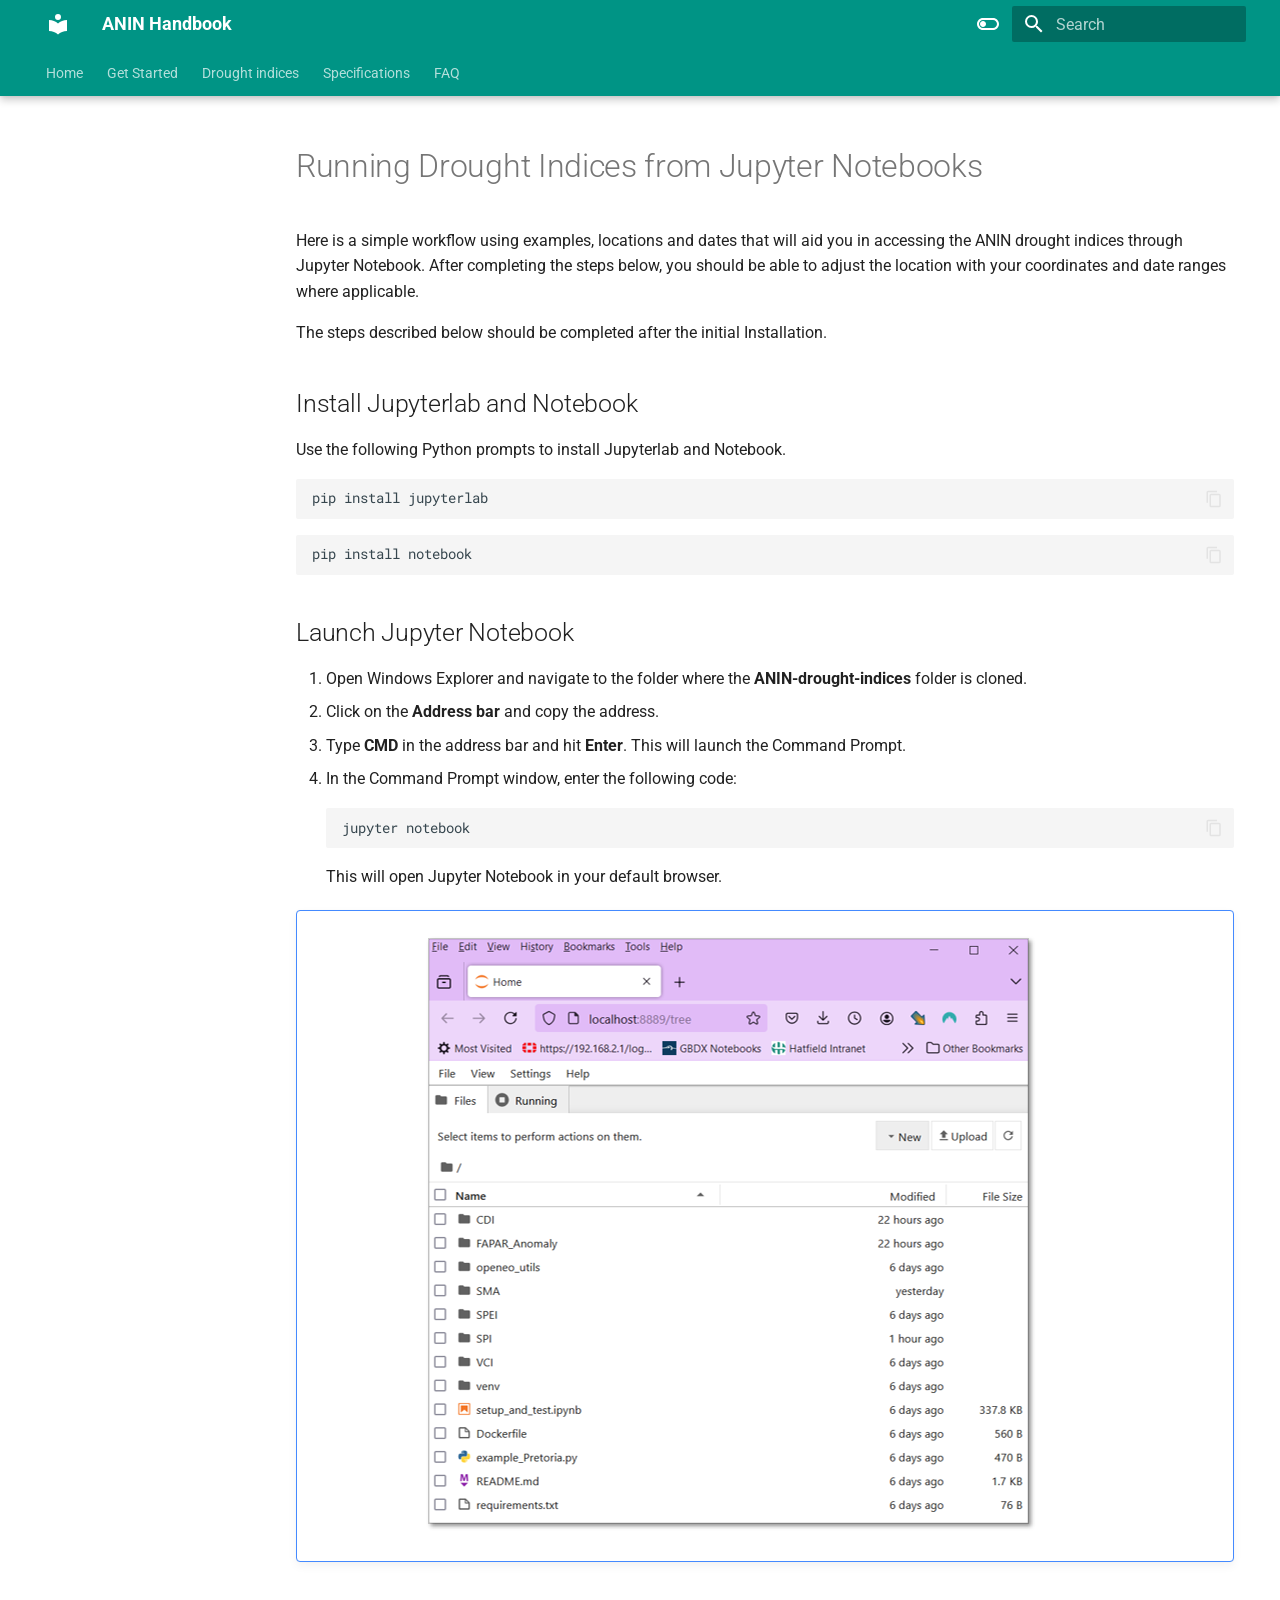
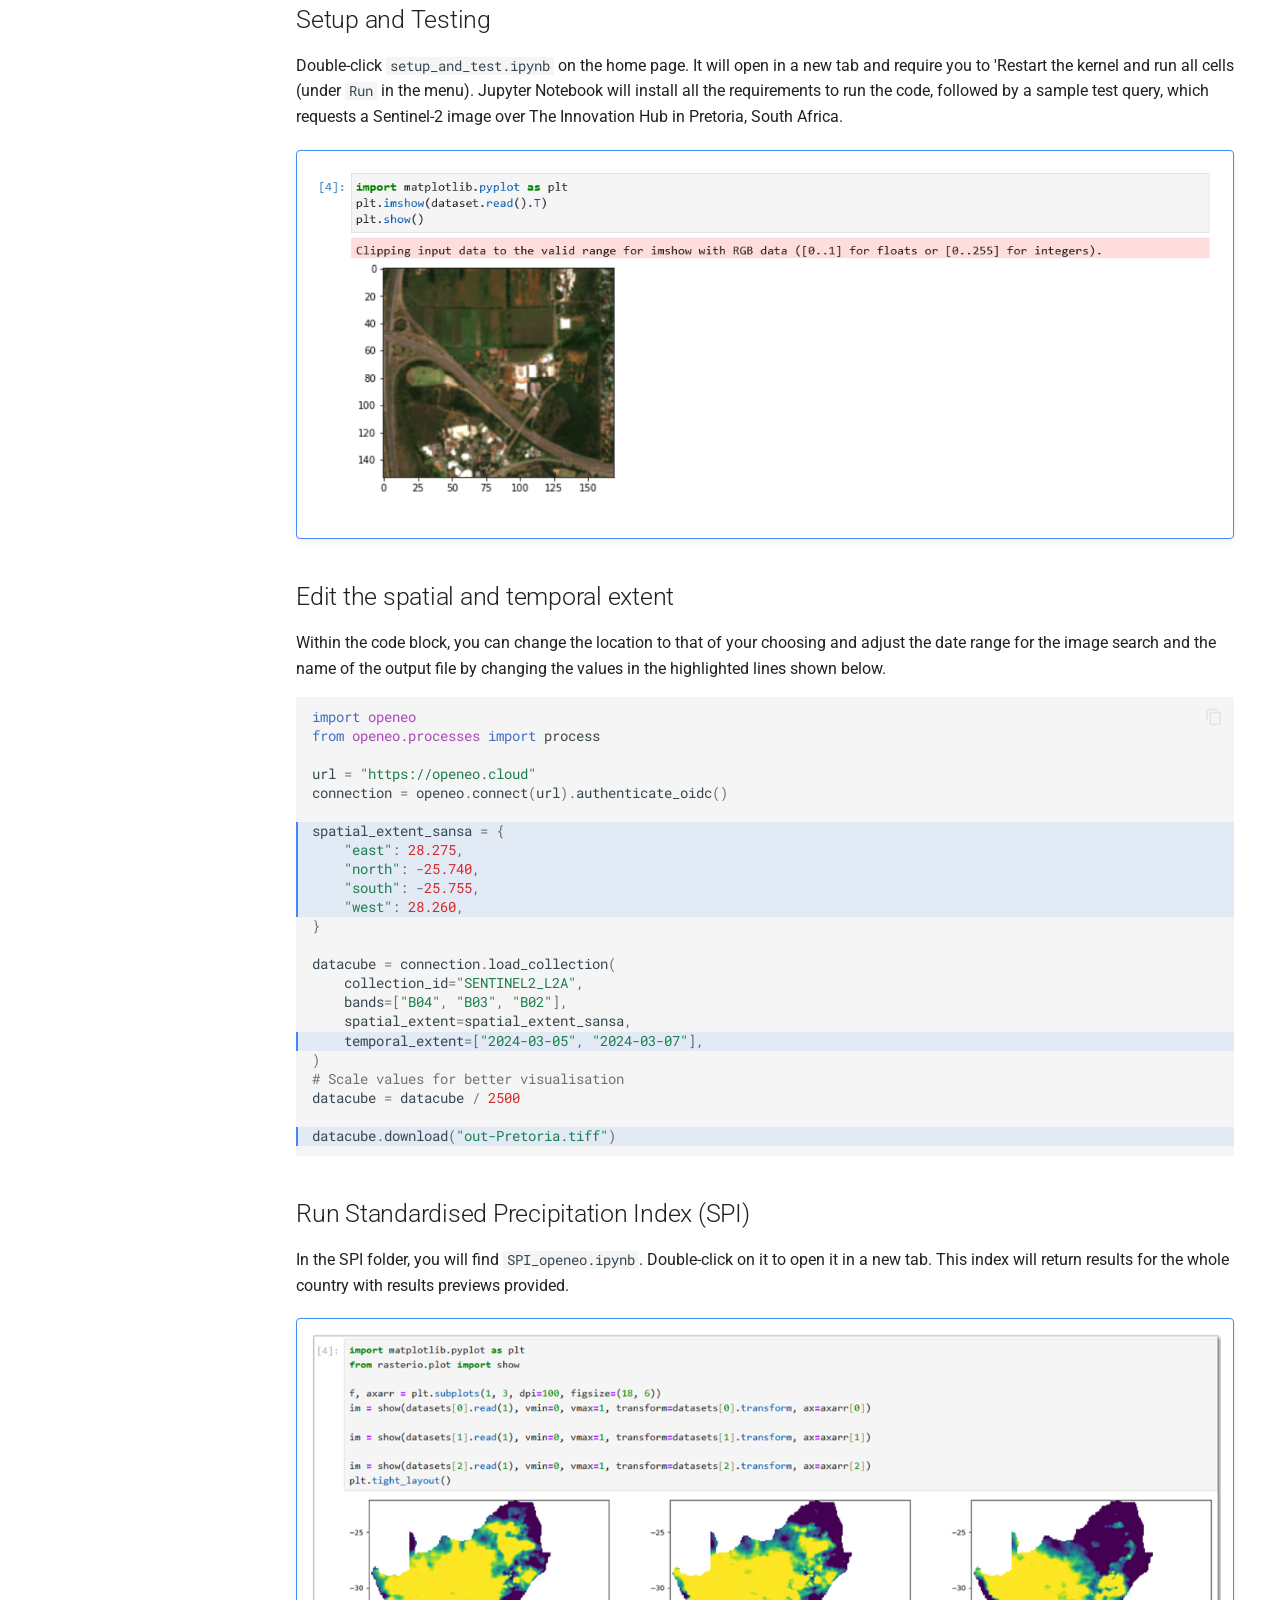
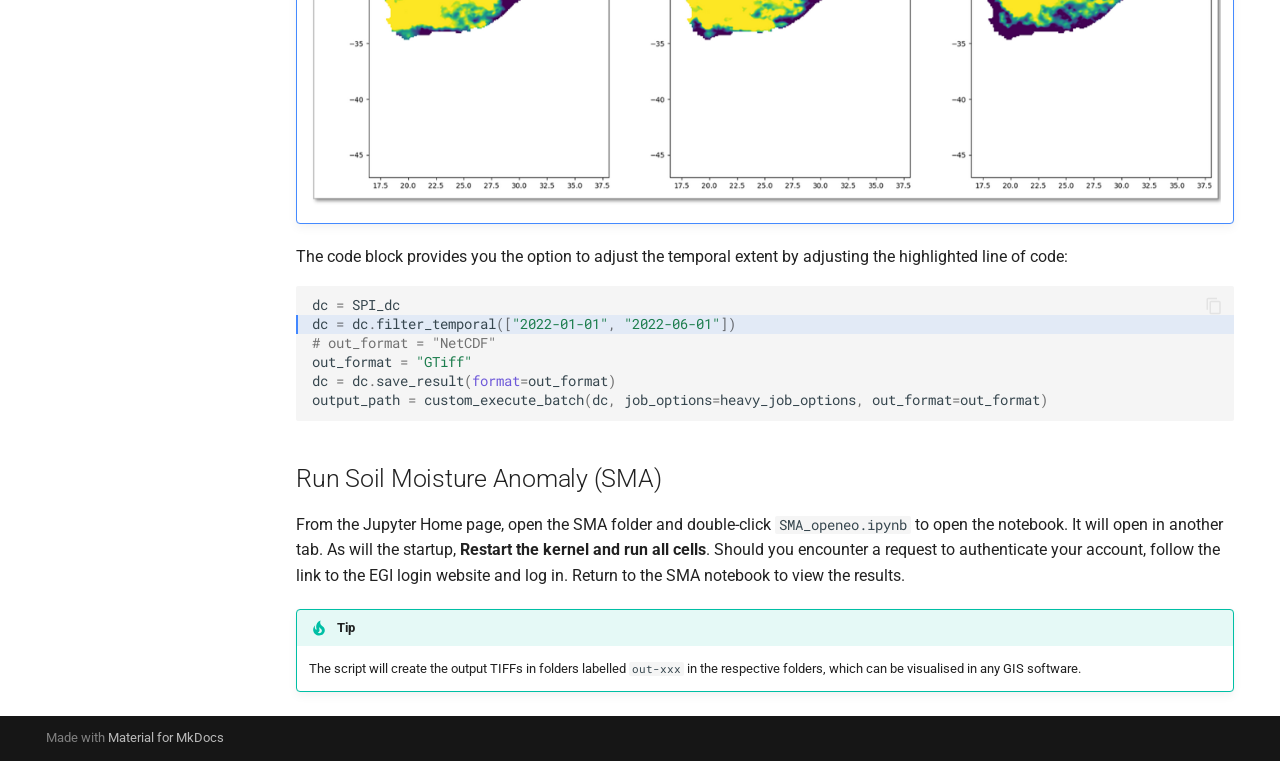
<file: JupyterNB/index.html>
<!doctype html>
<html lang="en" class="no-js">
  <head>
    
      <meta charset="utf-8">
      <meta name="viewport" content="width=device-width,initial-scale=1">
      
      
      
      
      
      
      <link rel="icon" href="../assets/images/favicon.png">
      <meta name="generator" content="mkdocs-1.6.1, mkdocs-material-9.5.44">
    
    
      
        <title>Running Drought Indices from Jupyter Notebooks - ANIN Handbook</title>
      
    
    
      <link rel="stylesheet" href="../assets/stylesheets/main.0253249f.min.css">
      
        
        <link rel="stylesheet" href="../assets/stylesheets/palette.06af60db.min.css">
      
      


    
    
      
    
    
      
        
        
        <link rel="preconnect" href="https://fonts.gstatic.com" crossorigin>
        <link rel="stylesheet" href="https://fonts.googleapis.com/css?family=Roboto:300,300i,400,400i,700,700i%7CRoboto+Mono:400,400i,700,700i&display=fallback">
        <style>:root{--md-text-font:"Roboto";--md-code-font:"Roboto Mono"}</style>
      
    
    
    <script>__md_scope=new URL("..",location),__md_hash=e=>[...e].reduce(((e,_)=>(e<<5)-e+_.charCodeAt(0)),0),__md_get=(e,_=localStorage,t=__md_scope)=>JSON.parse(_.getItem(t.pathname+"."+e)),__md_set=(e,_,t=localStorage,a=__md_scope)=>{try{t.setItem(a.pathname+"."+e,JSON.stringify(_))}catch(e){}}</script>
    
      

    
    
    
  </head>
  
  
    
    
      
    
    
    
    
    <body dir="ltr" data-md-color-scheme="default" data-md-color-primary="teal" data-md-color-accent="purple">
  
    
    <input class="md-toggle" data-md-toggle="drawer" type="checkbox" id="__drawer" autocomplete="off">
    <input class="md-toggle" data-md-toggle="search" type="checkbox" id="__search" autocomplete="off">
    <label class="md-overlay" for="__drawer"></label>
    <div data-md-component="skip">
      
        
        <a href="#running-drought-indices-from-jupyter-notebooks" class="md-skip">
          Skip to content
        </a>
      
    </div>
    <div data-md-component="announce">
      
    </div>
    
    
      

  

<header class="md-header md-header--shadow md-header--lifted" data-md-component="header">
  <nav class="md-header__inner md-grid" aria-label="Header">
    <a href=".." title="ANIN Handbook" class="md-header__button md-logo" aria-label="ANIN Handbook" data-md-component="logo">
      
  
  <svg xmlns="http://www.w3.org/2000/svg" viewBox="0 0 24 24"><path d="M12 8a3 3 0 0 0 3-3 3 3 0 0 0-3-3 3 3 0 0 0-3 3 3 3 0 0 0 3 3m0 3.54C9.64 9.35 6.5 8 3 8v11c3.5 0 6.64 1.35 9 3.54 2.36-2.19 5.5-3.54 9-3.54V8c-3.5 0-6.64 1.35-9 3.54"/></svg>

    </a>
    <label class="md-header__button md-icon" for="__drawer">
      
      <svg xmlns="http://www.w3.org/2000/svg" viewBox="0 0 24 24"><path d="M3 6h18v2H3zm0 5h18v2H3zm0 5h18v2H3z"/></svg>
    </label>
    <div class="md-header__title" data-md-component="header-title">
      <div class="md-header__ellipsis">
        <div class="md-header__topic">
          <span class="md-ellipsis">
            ANIN Handbook
          </span>
        </div>
        <div class="md-header__topic" data-md-component="header-topic">
          <span class="md-ellipsis">
            
              Running Drought Indices from Jupyter Notebooks
            
          </span>
        </div>
      </div>
    </div>
    
      
        <form class="md-header__option" data-md-component="palette">
  
    
    
    
    <input class="md-option" data-md-color-media="" data-md-color-scheme="default" data-md-color-primary="teal" data-md-color-accent="purple"  aria-label="Switch to dark mode"  type="radio" name="__palette" id="__palette_0">
    
      <label class="md-header__button md-icon" title="Switch to dark mode" for="__palette_1" hidden>
        <svg xmlns="http://www.w3.org/2000/svg" viewBox="0 0 24 24"><path d="M17 6H7c-3.31 0-6 2.69-6 6s2.69 6 6 6h10c3.31 0 6-2.69 6-6s-2.69-6-6-6m0 10H7c-2.21 0-4-1.79-4-4s1.79-4 4-4h10c2.21 0 4 1.79 4 4s-1.79 4-4 4M7 9c-1.66 0-3 1.34-3 3s1.34 3 3 3 3-1.34 3-3-1.34-3-3-3"/></svg>
      </label>
    
  
    
    
    
    <input class="md-option" data-md-color-media="" data-md-color-scheme="slate" data-md-color-primary="teal" data-md-color-accent="lime"  aria-label="Switch to light mode"  type="radio" name="__palette" id="__palette_1">
    
      <label class="md-header__button md-icon" title="Switch to light mode" for="__palette_0" hidden>
        <svg xmlns="http://www.w3.org/2000/svg" viewBox="0 0 24 24"><path d="M17 7H7a5 5 0 0 0-5 5 5 5 0 0 0 5 5h10a5 5 0 0 0 5-5 5 5 0 0 0-5-5m0 8a3 3 0 0 1-3-3 3 3 0 0 1 3-3 3 3 0 0 1 3 3 3 3 0 0 1-3 3"/></svg>
      </label>
    
  
</form>
      
    
    
      <script>var palette=__md_get("__palette");if(palette&&palette.color){if("(prefers-color-scheme)"===palette.color.media){var media=matchMedia("(prefers-color-scheme: light)"),input=document.querySelector(media.matches?"[data-md-color-media='(prefers-color-scheme: light)']":"[data-md-color-media='(prefers-color-scheme: dark)']");palette.color.media=input.getAttribute("data-md-color-media"),palette.color.scheme=input.getAttribute("data-md-color-scheme"),palette.color.primary=input.getAttribute("data-md-color-primary"),palette.color.accent=input.getAttribute("data-md-color-accent")}for(var[key,value]of Object.entries(palette.color))document.body.setAttribute("data-md-color-"+key,value)}</script>
    
    
    
      <label class="md-header__button md-icon" for="__search">
        
        <svg xmlns="http://www.w3.org/2000/svg" viewBox="0 0 24 24"><path d="M9.5 3A6.5 6.5 0 0 1 16 9.5c0 1.61-.59 3.09-1.56 4.23l.27.27h.79l5 5-1.5 1.5-5-5v-.79l-.27-.27A6.52 6.52 0 0 1 9.5 16 6.5 6.5 0 0 1 3 9.5 6.5 6.5 0 0 1 9.5 3m0 2C7 5 5 7 5 9.5S7 14 9.5 14 14 12 14 9.5 12 5 9.5 5"/></svg>
      </label>
      <div class="md-search" data-md-component="search" role="dialog">
  <label class="md-search__overlay" for="__search"></label>
  <div class="md-search__inner" role="search">
    <form class="md-search__form" name="search">
      <input type="text" class="md-search__input" name="query" aria-label="Search" placeholder="Search" autocapitalize="off" autocorrect="off" autocomplete="off" spellcheck="false" data-md-component="search-query" required>
      <label class="md-search__icon md-icon" for="__search">
        
        <svg xmlns="http://www.w3.org/2000/svg" viewBox="0 0 24 24"><path d="M9.5 3A6.5 6.5 0 0 1 16 9.5c0 1.61-.59 3.09-1.56 4.23l.27.27h.79l5 5-1.5 1.5-5-5v-.79l-.27-.27A6.52 6.52 0 0 1 9.5 16 6.5 6.5 0 0 1 3 9.5 6.5 6.5 0 0 1 9.5 3m0 2C7 5 5 7 5 9.5S7 14 9.5 14 14 12 14 9.5 12 5 9.5 5"/></svg>
        
        <svg xmlns="http://www.w3.org/2000/svg" viewBox="0 0 24 24"><path d="M20 11v2H8l5.5 5.5-1.42 1.42L4.16 12l7.92-7.92L13.5 5.5 8 11z"/></svg>
      </label>
      <nav class="md-search__options" aria-label="Search">
        
        <button type="reset" class="md-search__icon md-icon" title="Clear" aria-label="Clear" tabindex="-1">
          
          <svg xmlns="http://www.w3.org/2000/svg" viewBox="0 0 24 24"><path d="M19 6.41 17.59 5 12 10.59 6.41 5 5 6.41 10.59 12 5 17.59 6.41 19 12 13.41 17.59 19 19 17.59 13.41 12z"/></svg>
        </button>
      </nav>
      
        <div class="md-search__suggest" data-md-component="search-suggest"></div>
      
    </form>
    <div class="md-search__output">
      <div class="md-search__scrollwrap" tabindex="0" data-md-scrollfix>
        <div class="md-search-result" data-md-component="search-result">
          <div class="md-search-result__meta">
            Initializing search
          </div>
          <ol class="md-search-result__list" role="presentation"></ol>
        </div>
      </div>
    </div>
  </div>
</div>
    
    
  </nav>
  
    
      
<nav class="md-tabs" aria-label="Tabs" data-md-component="tabs">
  <div class="md-grid">
    <ul class="md-tabs__list">
      
        
  
  
  
    <li class="md-tabs__item">
      <a href=".." class="md-tabs__link">
        
  
    
  
  Home

      </a>
    </li>
  

      
        
  
  
  
    
    
      <li class="md-tabs__item">
        <a href="../Installation/" class="md-tabs__link">
          
  
  Get Started

        </a>
      </li>
    
  

      
        
  
  
  
    
    
      <li class="md-tabs__item">
        <a href="../drought_indices/" class="md-tabs__link">
          
  
  Drought indices

        </a>
      </li>
    
  

      
        
  
  
  
    <li class="md-tabs__item">
      <a href="../theoretical_basis/" class="md-tabs__link">
        
  
    
  
  Specifications

      </a>
    </li>
  

      
        
  
  
  
    
    
      <li class="md-tabs__item">
        <a href="../FAQ_Python/" class="md-tabs__link">
          
  
  FAQ

        </a>
      </li>
    
  

      
    </ul>
  </div>
</nav>
    
  
</header>
    
    <div class="md-container" data-md-component="container">
      
      
        
      
      <main class="md-main" data-md-component="main">
        <div class="md-main__inner md-grid">
          
            
              
              <div class="md-sidebar md-sidebar--primary" data-md-component="sidebar" data-md-type="navigation" >
                <div class="md-sidebar__scrollwrap">
                  <div class="md-sidebar__inner">
                    


  


  

<nav class="md-nav md-nav--primary md-nav--lifted md-nav--integrated" aria-label="Navigation" data-md-level="0">
  <label class="md-nav__title" for="__drawer">
    <a href=".." title="ANIN Handbook" class="md-nav__button md-logo" aria-label="ANIN Handbook" data-md-component="logo">
      
  
  <svg xmlns="http://www.w3.org/2000/svg" viewBox="0 0 24 24"><path d="M12 8a3 3 0 0 0 3-3 3 3 0 0 0-3-3 3 3 0 0 0-3 3 3 3 0 0 0 3 3m0 3.54C9.64 9.35 6.5 8 3 8v11c3.5 0 6.64 1.35 9 3.54 2.36-2.19 5.5-3.54 9-3.54V8c-3.5 0-6.64 1.35-9 3.54"/></svg>

    </a>
    ANIN Handbook
  </label>
  
  <ul class="md-nav__list" data-md-scrollfix>
    
      
      
  
  
  
  
    <li class="md-nav__item">
      <a href=".." class="md-nav__link">
        
  
  <span class="md-ellipsis">
    Home
  </span>
  

      </a>
    </li>
  

    
      
      
  
  
  
  
    
    
    
      
      
        
      
    
    
    <li class="md-nav__item md-nav__item--nested">
      
        
        
          
        
        <input class="md-nav__toggle md-toggle md-toggle--indeterminate" type="checkbox" id="__nav_2" >
        
          
          <label class="md-nav__link" for="__nav_2" id="__nav_2_label" tabindex="0">
            
  
  <span class="md-ellipsis">
    Get Started
  </span>
  

            <span class="md-nav__icon md-icon"></span>
          </label>
        
        <nav class="md-nav" data-md-level="1" aria-labelledby="__nav_2_label" aria-expanded="false">
          <label class="md-nav__title" for="__nav_2">
            <span class="md-nav__icon md-icon"></span>
            Get Started
          </label>
          <ul class="md-nav__list" data-md-scrollfix>
            
              
                
  
  
  
  
    <li class="md-nav__item">
      <a href="../Installation/" class="md-nav__link">
        
  
  <span class="md-ellipsis">
    Installation
  </span>
  

      </a>
    </li>
  

              
            
          </ul>
        </nav>
      
    </li>
  

    
      
      
  
  
  
  
    
    
    
      
      
        
      
    
    
    <li class="md-nav__item md-nav__item--nested">
      
        
        
          
        
        <input class="md-nav__toggle md-toggle md-toggle--indeterminate" type="checkbox" id="__nav_3" >
        
          
          <label class="md-nav__link" for="__nav_3" id="__nav_3_label" tabindex="0">
            
  
  <span class="md-ellipsis">
    Drought indices
  </span>
  

            <span class="md-nav__icon md-icon"></span>
          </label>
        
        <nav class="md-nav" data-md-level="1" aria-labelledby="__nav_3_label" aria-expanded="false">
          <label class="md-nav__title" for="__nav_3">
            <span class="md-nav__icon md-icon"></span>
            Drought indices
          </label>
          <ul class="md-nav__list" data-md-scrollfix>
            
              
                
  
  
  
  
    <li class="md-nav__item">
      <a href="../drought_indices/" class="md-nav__link">
        
  
  <span class="md-ellipsis">
    Running the Drought Indices Tools
  </span>
  

      </a>
    </li>
  

              
            
              
                
  
  
  
  
    <li class="md-nav__item">
      <a href="../examples/" class="md-nav__link">
        
  
  <span class="md-ellipsis">
    Example Results
  </span>
  

      </a>
    </li>
  

              
            
          </ul>
        </nav>
      
    </li>
  

    
      
      
  
  
  
  
    <li class="md-nav__item">
      <a href="../theoretical_basis/" class="md-nav__link">
        
  
  <span class="md-ellipsis">
    Specifications
  </span>
  

      </a>
    </li>
  

    
      
      
  
  
  
  
    
    
    
      
      
        
      
    
    
    <li class="md-nav__item md-nav__item--nested">
      
        
        
          
        
        <input class="md-nav__toggle md-toggle md-toggle--indeterminate" type="checkbox" id="__nav_5" >
        
          
          <label class="md-nav__link" for="__nav_5" id="__nav_5_label" tabindex="0">
            
  
  <span class="md-ellipsis">
    FAQ
  </span>
  

            <span class="md-nav__icon md-icon"></span>
          </label>
        
        <nav class="md-nav" data-md-level="1" aria-labelledby="__nav_5_label" aria-expanded="false">
          <label class="md-nav__title" for="__nav_5">
            <span class="md-nav__icon md-icon"></span>
            FAQ
          </label>
          <ul class="md-nav__list" data-md-scrollfix>
            
              
                
  
  
  
  
    <li class="md-nav__item">
      <a href="../FAQ_Python/" class="md-nav__link">
        
  
  <span class="md-ellipsis">
    Python Virtual Environment
  </span>
  

      </a>
    </li>
  

              
            
              
                
  
  
  
  
    <li class="md-nav__item">
      <a href="../OpenEO/" class="md-nav__link">
        
  
  <span class="md-ellipsis">
    OpenEO account setup
  </span>
  

      </a>
    </li>
  

              
            
          </ul>
        </nav>
      
    </li>
  

    
  </ul>
</nav>
                  </div>
                </div>
              </div>
            
            
          
          
            <div class="md-content" data-md-component="content">
              <article class="md-content__inner md-typeset">
                
                  


<h1 id="running-drought-indices-from-jupyter-notebooks">Running Drought Indices from Jupyter Notebooks</h1>
<p>Here is a simple workflow using examples, locations and dates that will aid you in accessing the ANIN drought indices through Jupyter Notebook. After completing the steps below, you should be able to adjust the location with your coordinates and date ranges where applicable.</p>
<p>The steps described below should be completed after the initial Installation.</p>
<h2 id="install-jupyterlab-and-notebook">Install Jupyterlab and Notebook</h2>
<p>Use the following Python prompts to install Jupyterlab and Notebook.
<div class="language-py highlight"><pre><span></span><code><span id="__span-0-1"><a id="__codelineno-0-1" name="__codelineno-0-1" href="#__codelineno-0-1"></a><span class="n">pip</span> <span class="n">install</span> <span class="n">jupyterlab</span>
</span></code></pre></div>
<div class="language-py highlight"><pre><span></span><code><span id="__span-1-1"><a id="__codelineno-1-1" name="__codelineno-1-1" href="#__codelineno-1-1"></a><span class="n">pip</span> <span class="n">install</span> <span class="n">notebook</span>
</span></code></pre></div></p>
<h2 id="launch-jupyter-notebook">Launch Jupyter Notebook</h2>
<ol>
<li>Open Windows Explorer and navigate to the folder where the <strong>ANIN-drought-indices</strong> folder is cloned.</li>
<li>Click on the <strong>Address bar</strong> and copy the address.</li>
<li>Type <strong>CMD</strong> in the address bar and hit <strong>Enter</strong>. This will launch the Command Prompt.</li>
<li>In the Command Prompt window, enter the following code:
<div class="language-py highlight"><pre><span></span><code><span id="__span-2-1"><a id="__codelineno-2-1" name="__codelineno-2-1" href="#__codelineno-2-1"></a><span class="n">jupyter</span> <span class="n">notebook</span>
</span></code></pre></div>
This will open Jupyter Notebook in your default browser.</li>
</ol>
<div class="admonition note">
<p><img alt="alt text" src="../assets/JupyterNotebook_Home.PNG" /></p>
</div>
<h2 id="setup-and-testing">Setup and Testing</h2>
<p>Double-click <code>setup_and_test.ipynb</code> on the home page. It will open in a new tab and require you to 'Restart the kernel and run all cells (under <code>Run</code> in the menu).
Jupyter Notebook will install all the requirements to run the code, followed by a sample test query, which requests a Sentinel-2 image over The Innovation Hub in Pretoria, South Africa.</p>
<div class="admonition note">
<p><img alt="alt text" src="../assets/JN_TestResults.PNG" /></p>
</div>
<h2 id="edit-the-spatial-and-temporal-extent">Edit the spatial and temporal extent</h2>
<p>Within the code block, you can change the location to that of your choosing and adjust the date range for the image search and the name of the output file by changing the values in the highlighted lines shown below.</p>
<div class="language-py highlight"><pre><span></span><code><span id="__span-3-1"><a id="__codelineno-3-1" name="__codelineno-3-1" href="#__codelineno-3-1"></a><span class="kn">import</span> <span class="nn">openeo</span>
</span><span id="__span-3-2"><a id="__codelineno-3-2" name="__codelineno-3-2" href="#__codelineno-3-2"></a><span class="kn">from</span> <span class="nn">openeo.processes</span> <span class="kn">import</span> <span class="n">process</span>
</span><span id="__span-3-3"><a id="__codelineno-3-3" name="__codelineno-3-3" href="#__codelineno-3-3"></a>
</span><span id="__span-3-4"><a id="__codelineno-3-4" name="__codelineno-3-4" href="#__codelineno-3-4"></a><span class="n">url</span> <span class="o">=</span> <span class="s2">&quot;https://openeo.cloud&quot;</span>
</span><span id="__span-3-5"><a id="__codelineno-3-5" name="__codelineno-3-5" href="#__codelineno-3-5"></a><span class="n">connection</span> <span class="o">=</span> <span class="n">openeo</span><span class="o">.</span><span class="n">connect</span><span class="p">(</span><span class="n">url</span><span class="p">)</span><span class="o">.</span><span class="n">authenticate_oidc</span><span class="p">()</span>
</span><span id="__span-3-6"><a id="__codelineno-3-6" name="__codelineno-3-6" href="#__codelineno-3-6"></a>
</span><span id="__span-3-7"><a id="__codelineno-3-7" name="__codelineno-3-7" href="#__codelineno-3-7"></a><span class="hll"><span class="n">spatial_extent_sansa</span> <span class="o">=</span> <span class="p">{</span>
</span></span><span id="__span-3-8"><a id="__codelineno-3-8" name="__codelineno-3-8" href="#__codelineno-3-8"></a><span class="hll">    <span class="s2">&quot;east&quot;</span><span class="p">:</span> <span class="mf">28.275</span><span class="p">,</span>
</span></span><span id="__span-3-9"><a id="__codelineno-3-9" name="__codelineno-3-9" href="#__codelineno-3-9"></a><span class="hll">    <span class="s2">&quot;north&quot;</span><span class="p">:</span> <span class="o">-</span><span class="mf">25.740</span><span class="p">,</span>
</span></span><span id="__span-3-10"><a id="__codelineno-3-10" name="__codelineno-3-10" href="#__codelineno-3-10"></a><span class="hll">    <span class="s2">&quot;south&quot;</span><span class="p">:</span> <span class="o">-</span><span class="mf">25.755</span><span class="p">,</span>
</span></span><span id="__span-3-11"><a id="__codelineno-3-11" name="__codelineno-3-11" href="#__codelineno-3-11"></a><span class="hll">    <span class="s2">&quot;west&quot;</span><span class="p">:</span> <span class="mf">28.260</span><span class="p">,</span>
</span></span><span id="__span-3-12"><a id="__codelineno-3-12" name="__codelineno-3-12" href="#__codelineno-3-12"></a><span class="p">}</span>
</span><span id="__span-3-13"><a id="__codelineno-3-13" name="__codelineno-3-13" href="#__codelineno-3-13"></a>
</span><span id="__span-3-14"><a id="__codelineno-3-14" name="__codelineno-3-14" href="#__codelineno-3-14"></a><span class="n">datacube</span> <span class="o">=</span> <span class="n">connection</span><span class="o">.</span><span class="n">load_collection</span><span class="p">(</span>
</span><span id="__span-3-15"><a id="__codelineno-3-15" name="__codelineno-3-15" href="#__codelineno-3-15"></a>    <span class="n">collection_id</span><span class="o">=</span><span class="s2">&quot;SENTINEL2_L2A&quot;</span><span class="p">,</span>
</span><span id="__span-3-16"><a id="__codelineno-3-16" name="__codelineno-3-16" href="#__codelineno-3-16"></a>    <span class="n">bands</span><span class="o">=</span><span class="p">[</span><span class="s2">&quot;B04&quot;</span><span class="p">,</span> <span class="s2">&quot;B03&quot;</span><span class="p">,</span> <span class="s2">&quot;B02&quot;</span><span class="p">],</span>
</span><span id="__span-3-17"><a id="__codelineno-3-17" name="__codelineno-3-17" href="#__codelineno-3-17"></a>    <span class="n">spatial_extent</span><span class="o">=</span><span class="n">spatial_extent_sansa</span><span class="p">,</span>
</span><span id="__span-3-18"><a id="__codelineno-3-18" name="__codelineno-3-18" href="#__codelineno-3-18"></a><span class="hll">    <span class="n">temporal_extent</span><span class="o">=</span><span class="p">[</span><span class="s2">&quot;2024-03-05&quot;</span><span class="p">,</span> <span class="s2">&quot;2024-03-07&quot;</span><span class="p">],</span>
</span></span><span id="__span-3-19"><a id="__codelineno-3-19" name="__codelineno-3-19" href="#__codelineno-3-19"></a><span class="p">)</span>
</span><span id="__span-3-20"><a id="__codelineno-3-20" name="__codelineno-3-20" href="#__codelineno-3-20"></a><span class="c1"># Scale values for better visualisation</span>
</span><span id="__span-3-21"><a id="__codelineno-3-21" name="__codelineno-3-21" href="#__codelineno-3-21"></a><span class="n">datacube</span> <span class="o">=</span> <span class="n">datacube</span> <span class="o">/</span> <span class="mi">2500</span>
</span><span id="__span-3-22"><a id="__codelineno-3-22" name="__codelineno-3-22" href="#__codelineno-3-22"></a>
</span><span id="__span-3-23"><a id="__codelineno-3-23" name="__codelineno-3-23" href="#__codelineno-3-23"></a><span class="hll"><span class="n">datacube</span><span class="o">.</span><span class="n">download</span><span class="p">(</span><span class="s2">&quot;out-Pretoria.tiff&quot;</span><span class="p">)</span>
</span></span></code></pre></div>
<h2 id="run-standardised-precipitation-index-spi">Run Standardised Precipitation Index (SPI)</h2>
<p>In the SPI folder, you will find <code>SPI_openeo.ipynb</code>. Double-click on it to open it in a new tab. This index will return results for the whole country with results previews provided.</p>
<div class="admonition note">
<p><img alt="alt text" src="../assets/SPI_Results_JptNBs.PNG" />   </p>
</div>
<p>The code block provides you the option to adjust the temporal extent by adjusting the highlighted line of code:</p>
<div class="language-py highlight"><pre><span></span><code><span id="__span-4-1"><a id="__codelineno-4-1" name="__codelineno-4-1" href="#__codelineno-4-1"></a><span class="n">dc</span> <span class="o">=</span> <span class="n">SPI_dc</span>
</span><span id="__span-4-2"><a id="__codelineno-4-2" name="__codelineno-4-2" href="#__codelineno-4-2"></a><span class="hll"><span class="n">dc</span> <span class="o">=</span> <span class="n">dc</span><span class="o">.</span><span class="n">filter_temporal</span><span class="p">([</span><span class="s2">&quot;2022-01-01&quot;</span><span class="p">,</span> <span class="s2">&quot;2022-06-01&quot;</span><span class="p">])</span>
</span></span><span id="__span-4-3"><a id="__codelineno-4-3" name="__codelineno-4-3" href="#__codelineno-4-3"></a><span class="c1"># out_format = &quot;NetCDF&quot;</span>
</span><span id="__span-4-4"><a id="__codelineno-4-4" name="__codelineno-4-4" href="#__codelineno-4-4"></a><span class="n">out_format</span> <span class="o">=</span> <span class="s2">&quot;GTiff&quot;</span>
</span><span id="__span-4-5"><a id="__codelineno-4-5" name="__codelineno-4-5" href="#__codelineno-4-5"></a><span class="n">dc</span> <span class="o">=</span> <span class="n">dc</span><span class="o">.</span><span class="n">save_result</span><span class="p">(</span><span class="nb">format</span><span class="o">=</span><span class="n">out_format</span><span class="p">)</span>
</span><span id="__span-4-6"><a id="__codelineno-4-6" name="__codelineno-4-6" href="#__codelineno-4-6"></a><span class="n">output_path</span> <span class="o">=</span> <span class="n">custom_execute_batch</span><span class="p">(</span><span class="n">dc</span><span class="p">,</span> <span class="n">job_options</span><span class="o">=</span><span class="n">heavy_job_options</span><span class="p">,</span> <span class="n">out_format</span><span class="o">=</span><span class="n">out_format</span><span class="p">)</span>
</span></code></pre></div>
<h2 id="run-soil-moisture-anomaly-sma">Run Soil Moisture Anomaly (SMA)</h2>
<p>From the Jupyter Home page, open the SMA folder and double-click <code>SMA_openeo.ipynb</code> to open the notebook. It will open in another tab. As will the startup, <strong>Restart the kernel and run all cells</strong>. Should you encounter a request to authenticate your account, follow the link to the EGI login website and log in. 
Return to the SMA notebook to view the results.</p>
<div class="admonition tip">
<p class="admonition-title">Tip</p>
<p>The script will create the output TIFFs in folders labelled <code>out-xxx</code> in the respective folders, which can be visualised in any GIS software.</p>
</div>












                
              </article>
            </div>
          
          
  <script>var tabs=__md_get("__tabs");if(Array.isArray(tabs))e:for(var set of document.querySelectorAll(".tabbed-set")){var labels=set.querySelector(".tabbed-labels");for(var tab of tabs)for(var label of labels.getElementsByTagName("label"))if(label.innerText.trim()===tab){var input=document.getElementById(label.htmlFor);input.checked=!0;continue e}}</script>

<script>var target=document.getElementById(location.hash.slice(1));target&&target.name&&(target.checked=target.name.startsWith("__tabbed_"))</script>
        </div>
        
          <button type="button" class="md-top md-icon" data-md-component="top" hidden>
  
  <svg xmlns="http://www.w3.org/2000/svg" viewBox="0 0 24 24"><path d="M13 20h-2V8l-5.5 5.5-1.42-1.42L12 4.16l7.92 7.92-1.42 1.42L13 8z"/></svg>
  Back to top
</button>
        
      </main>
      
        <footer class="md-footer">
  
    
  
  <div class="md-footer-meta md-typeset">
    <div class="md-footer-meta__inner md-grid">
      <div class="md-copyright">
  
  
    Made with
    <a href="https://squidfunk.github.io/mkdocs-material/" target="_blank" rel="noopener">
      Material for MkDocs
    </a>
  
</div>
      
    </div>
  </div>
</footer>
      
    </div>
    <div class="md-dialog" data-md-component="dialog">
      <div class="md-dialog__inner md-typeset"></div>
    </div>
    
    
    <script id="__config" type="application/json">{"base": "..", "features": ["announce.dismiss", "content.action.edit", "content.action.view", "content.code.annotate", "content.code.copy", "navigation.tabs.sticky", "navigation.tabs", "navigation.sections", "navigation.expand", "navigation.path", "navigation.footer", "toc.integrate", "navigation.top", "search.suggest", "search.highlight", "content.tabs.link", "content.code.annotation", "content.code.copy"], "search": "../assets/javascripts/workers/search.6ce7567c.min.js", "translations": {"clipboard.copied": "Copied to clipboard", "clipboard.copy": "Copy to clipboard", "search.result.more.one": "1 more on this page", "search.result.more.other": "# more on this page", "search.result.none": "No matching documents", "search.result.one": "1 matching document", "search.result.other": "# matching documents", "search.result.placeholder": "Type to start searching", "search.result.term.missing": "Missing", "select.version": "Select version"}}</script>
    
    
      <script src="../assets/javascripts/bundle.83f73b43.min.js"></script>
      
    
  </body>
</html>
</file>
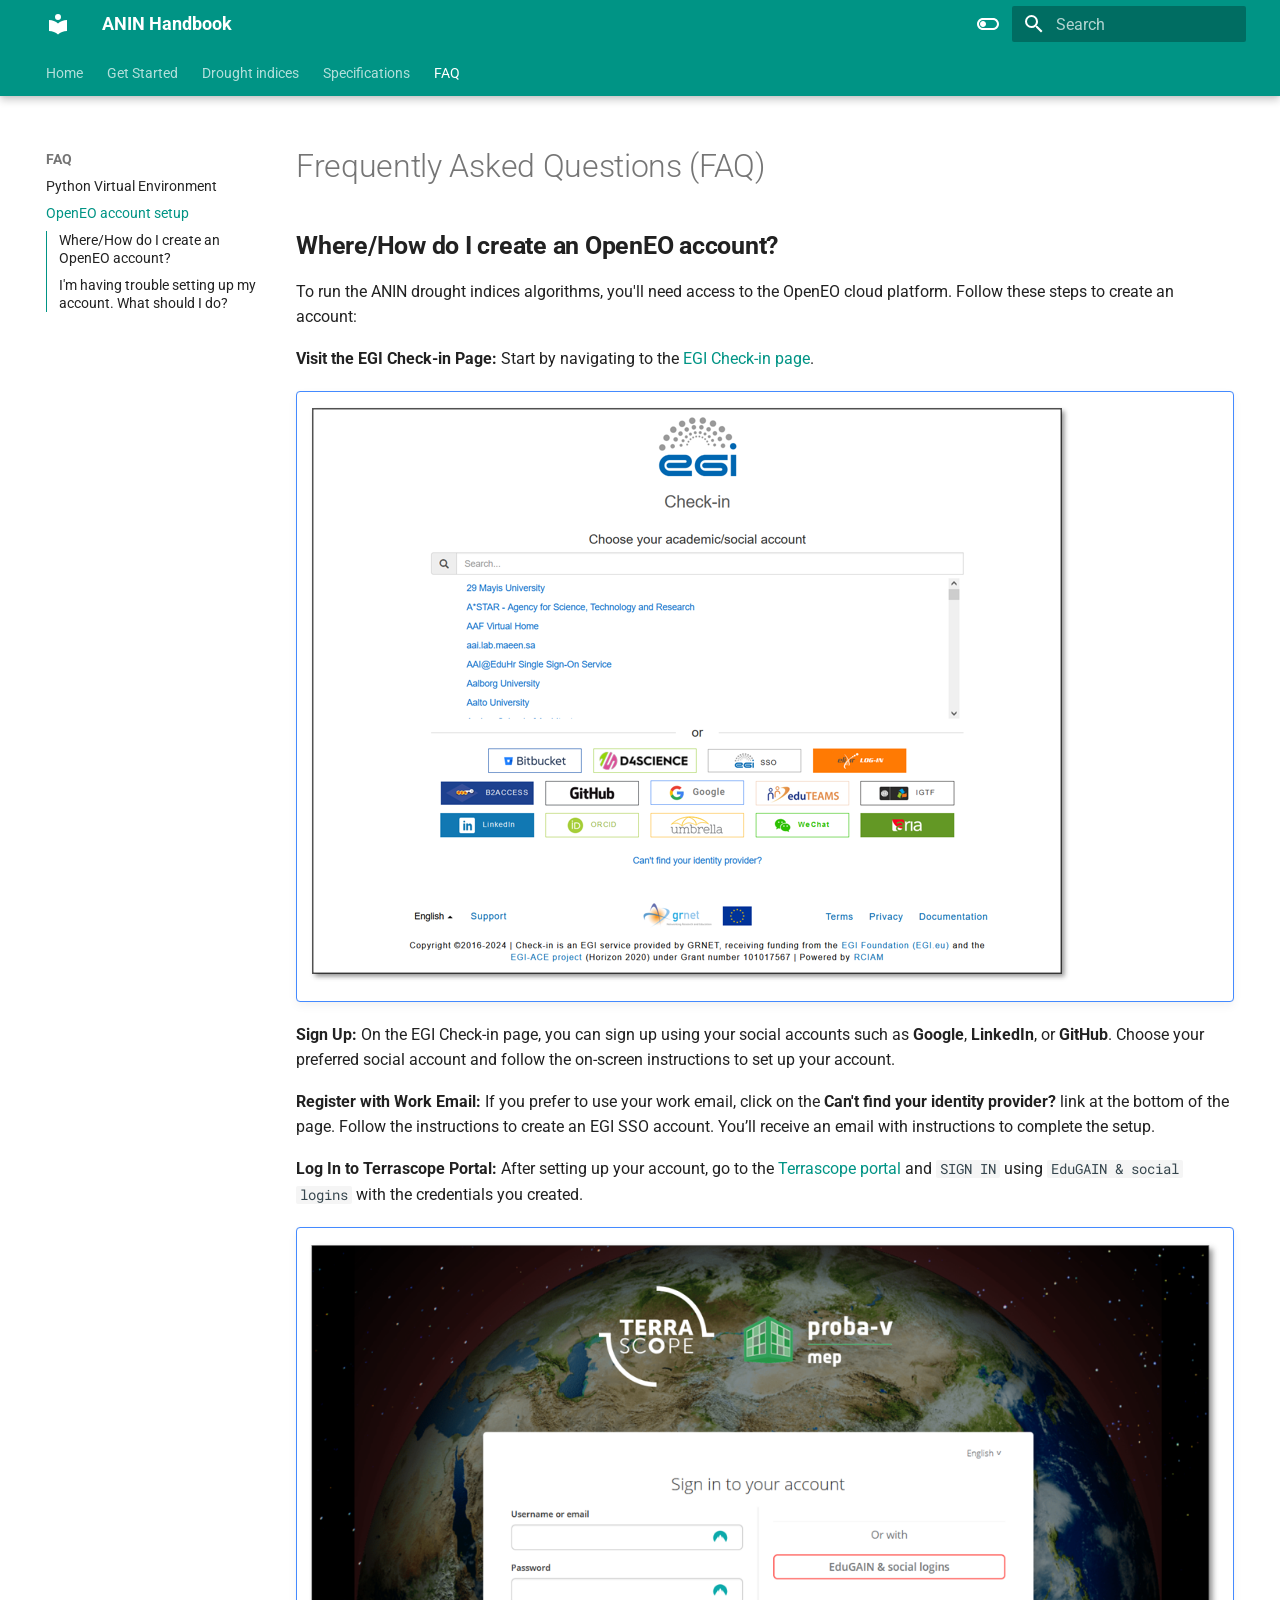
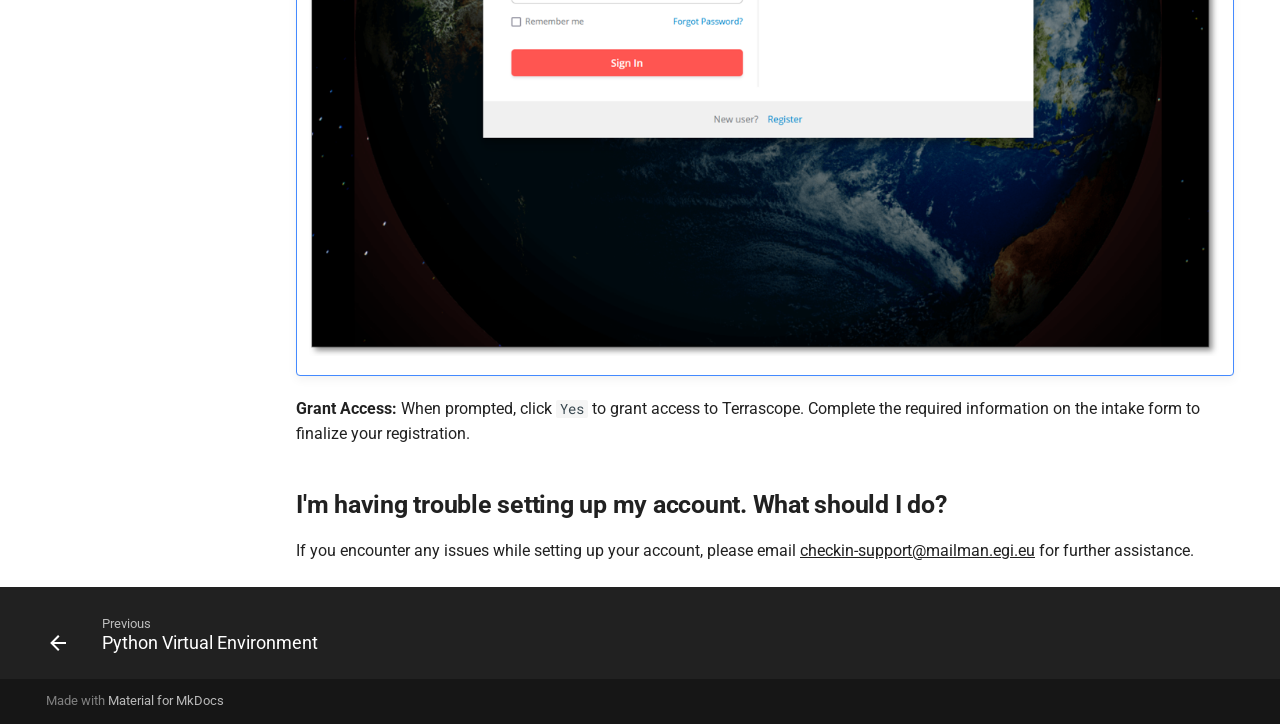
<file: OpenEO/index.html>
<!doctype html>
<html lang="en" class="no-js">
  <head>
    
      <meta charset="utf-8">
      <meta name="viewport" content="width=device-width,initial-scale=1">
      
      
      
      
        <link rel="prev" href="../FAQ_Python/">
      
      
      
      <link rel="icon" href="../assets/images/favicon.png">
      <meta name="generator" content="mkdocs-1.6.1, mkdocs-material-9.5.44">
    
    
      
        <title>OpenEO account setup - ANIN Handbook</title>
      
    
    
      <link rel="stylesheet" href="../assets/stylesheets/main.0253249f.min.css">
      
        
        <link rel="stylesheet" href="../assets/stylesheets/palette.06af60db.min.css">
      
      


    
    
      
    
    
      
        
        
        <link rel="preconnect" href="https://fonts.gstatic.com" crossorigin>
        <link rel="stylesheet" href="https://fonts.googleapis.com/css?family=Roboto:300,300i,400,400i,700,700i%7CRoboto+Mono:400,400i,700,700i&display=fallback">
        <style>:root{--md-text-font:"Roboto";--md-code-font:"Roboto Mono"}</style>
      
    
    
    <script>__md_scope=new URL("..",location),__md_hash=e=>[...e].reduce(((e,_)=>(e<<5)-e+_.charCodeAt(0)),0),__md_get=(e,_=localStorage,t=__md_scope)=>JSON.parse(_.getItem(t.pathname+"."+e)),__md_set=(e,_,t=localStorage,a=__md_scope)=>{try{t.setItem(a.pathname+"."+e,JSON.stringify(_))}catch(e){}}</script>
    
      

    
    
    
  </head>
  
  
    
    
      
    
    
    
    
    <body dir="ltr" data-md-color-scheme="default" data-md-color-primary="teal" data-md-color-accent="purple">
  
    
    <input class="md-toggle" data-md-toggle="drawer" type="checkbox" id="__drawer" autocomplete="off">
    <input class="md-toggle" data-md-toggle="search" type="checkbox" id="__search" autocomplete="off">
    <label class="md-overlay" for="__drawer"></label>
    <div data-md-component="skip">
      
        
        <a href="#frequently-asked-questions-faq" class="md-skip">
          Skip to content
        </a>
      
    </div>
    <div data-md-component="announce">
      
    </div>
    
    
      

  

<header class="md-header md-header--shadow md-header--lifted" data-md-component="header">
  <nav class="md-header__inner md-grid" aria-label="Header">
    <a href=".." title="ANIN Handbook" class="md-header__button md-logo" aria-label="ANIN Handbook" data-md-component="logo">
      
  
  <svg xmlns="http://www.w3.org/2000/svg" viewBox="0 0 24 24"><path d="M12 8a3 3 0 0 0 3-3 3 3 0 0 0-3-3 3 3 0 0 0-3 3 3 3 0 0 0 3 3m0 3.54C9.64 9.35 6.5 8 3 8v11c3.5 0 6.64 1.35 9 3.54 2.36-2.19 5.5-3.54 9-3.54V8c-3.5 0-6.64 1.35-9 3.54"/></svg>

    </a>
    <label class="md-header__button md-icon" for="__drawer">
      
      <svg xmlns="http://www.w3.org/2000/svg" viewBox="0 0 24 24"><path d="M3 6h18v2H3zm0 5h18v2H3zm0 5h18v2H3z"/></svg>
    </label>
    <div class="md-header__title" data-md-component="header-title">
      <div class="md-header__ellipsis">
        <div class="md-header__topic">
          <span class="md-ellipsis">
            ANIN Handbook
          </span>
        </div>
        <div class="md-header__topic" data-md-component="header-topic">
          <span class="md-ellipsis">
            
              OpenEO account setup
            
          </span>
        </div>
      </div>
    </div>
    
      
        <form class="md-header__option" data-md-component="palette">
  
    
    
    
    <input class="md-option" data-md-color-media="" data-md-color-scheme="default" data-md-color-primary="teal" data-md-color-accent="purple"  aria-label="Switch to dark mode"  type="radio" name="__palette" id="__palette_0">
    
      <label class="md-header__button md-icon" title="Switch to dark mode" for="__palette_1" hidden>
        <svg xmlns="http://www.w3.org/2000/svg" viewBox="0 0 24 24"><path d="M17 6H7c-3.31 0-6 2.69-6 6s2.69 6 6 6h10c3.31 0 6-2.69 6-6s-2.69-6-6-6m0 10H7c-2.21 0-4-1.79-4-4s1.79-4 4-4h10c2.21 0 4 1.79 4 4s-1.79 4-4 4M7 9c-1.66 0-3 1.34-3 3s1.34 3 3 3 3-1.34 3-3-1.34-3-3-3"/></svg>
      </label>
    
  
    
    
    
    <input class="md-option" data-md-color-media="" data-md-color-scheme="slate" data-md-color-primary="teal" data-md-color-accent="lime"  aria-label="Switch to light mode"  type="radio" name="__palette" id="__palette_1">
    
      <label class="md-header__button md-icon" title="Switch to light mode" for="__palette_0" hidden>
        <svg xmlns="http://www.w3.org/2000/svg" viewBox="0 0 24 24"><path d="M17 7H7a5 5 0 0 0-5 5 5 5 0 0 0 5 5h10a5 5 0 0 0 5-5 5 5 0 0 0-5-5m0 8a3 3 0 0 1-3-3 3 3 0 0 1 3-3 3 3 0 0 1 3 3 3 3 0 0 1-3 3"/></svg>
      </label>
    
  
</form>
      
    
    
      <script>var palette=__md_get("__palette");if(palette&&palette.color){if("(prefers-color-scheme)"===palette.color.media){var media=matchMedia("(prefers-color-scheme: light)"),input=document.querySelector(media.matches?"[data-md-color-media='(prefers-color-scheme: light)']":"[data-md-color-media='(prefers-color-scheme: dark)']");palette.color.media=input.getAttribute("data-md-color-media"),palette.color.scheme=input.getAttribute("data-md-color-scheme"),palette.color.primary=input.getAttribute("data-md-color-primary"),palette.color.accent=input.getAttribute("data-md-color-accent")}for(var[key,value]of Object.entries(palette.color))document.body.setAttribute("data-md-color-"+key,value)}</script>
    
    
    
      <label class="md-header__button md-icon" for="__search">
        
        <svg xmlns="http://www.w3.org/2000/svg" viewBox="0 0 24 24"><path d="M9.5 3A6.5 6.5 0 0 1 16 9.5c0 1.61-.59 3.09-1.56 4.23l.27.27h.79l5 5-1.5 1.5-5-5v-.79l-.27-.27A6.52 6.52 0 0 1 9.5 16 6.5 6.5 0 0 1 3 9.5 6.5 6.5 0 0 1 9.5 3m0 2C7 5 5 7 5 9.5S7 14 9.5 14 14 12 14 9.5 12 5 9.5 5"/></svg>
      </label>
      <div class="md-search" data-md-component="search" role="dialog">
  <label class="md-search__overlay" for="__search"></label>
  <div class="md-search__inner" role="search">
    <form class="md-search__form" name="search">
      <input type="text" class="md-search__input" name="query" aria-label="Search" placeholder="Search" autocapitalize="off" autocorrect="off" autocomplete="off" spellcheck="false" data-md-component="search-query" required>
      <label class="md-search__icon md-icon" for="__search">
        
        <svg xmlns="http://www.w3.org/2000/svg" viewBox="0 0 24 24"><path d="M9.5 3A6.5 6.5 0 0 1 16 9.5c0 1.61-.59 3.09-1.56 4.23l.27.27h.79l5 5-1.5 1.5-5-5v-.79l-.27-.27A6.52 6.52 0 0 1 9.5 16 6.5 6.5 0 0 1 3 9.5 6.5 6.5 0 0 1 9.5 3m0 2C7 5 5 7 5 9.5S7 14 9.5 14 14 12 14 9.5 12 5 9.5 5"/></svg>
        
        <svg xmlns="http://www.w3.org/2000/svg" viewBox="0 0 24 24"><path d="M20 11v2H8l5.5 5.5-1.42 1.42L4.16 12l7.92-7.92L13.5 5.5 8 11z"/></svg>
      </label>
      <nav class="md-search__options" aria-label="Search">
        
        <button type="reset" class="md-search__icon md-icon" title="Clear" aria-label="Clear" tabindex="-1">
          
          <svg xmlns="http://www.w3.org/2000/svg" viewBox="0 0 24 24"><path d="M19 6.41 17.59 5 12 10.59 6.41 5 5 6.41 10.59 12 5 17.59 6.41 19 12 13.41 17.59 19 19 17.59 13.41 12z"/></svg>
        </button>
      </nav>
      
        <div class="md-search__suggest" data-md-component="search-suggest"></div>
      
    </form>
    <div class="md-search__output">
      <div class="md-search__scrollwrap" tabindex="0" data-md-scrollfix>
        <div class="md-search-result" data-md-component="search-result">
          <div class="md-search-result__meta">
            Initializing search
          </div>
          <ol class="md-search-result__list" role="presentation"></ol>
        </div>
      </div>
    </div>
  </div>
</div>
    
    
  </nav>
  
    
      
<nav class="md-tabs" aria-label="Tabs" data-md-component="tabs">
  <div class="md-grid">
    <ul class="md-tabs__list">
      
        
  
  
  
    <li class="md-tabs__item">
      <a href=".." class="md-tabs__link">
        
  
    
  
  Home

      </a>
    </li>
  

      
        
  
  
  
    
    
      <li class="md-tabs__item">
        <a href="../Installation/" class="md-tabs__link">
          
  
  Get Started

        </a>
      </li>
    
  

      
        
  
  
  
    
    
      <li class="md-tabs__item">
        <a href="../drought_indices/" class="md-tabs__link">
          
  
  Drought indices

        </a>
      </li>
    
  

      
        
  
  
  
    <li class="md-tabs__item">
      <a href="../theoretical_basis/" class="md-tabs__link">
        
  
    
  
  Specifications

      </a>
    </li>
  

      
        
  
  
    
  
  
    
    
      <li class="md-tabs__item md-tabs__item--active">
        <a href="../FAQ_Python/" class="md-tabs__link">
          
  
  FAQ

        </a>
      </li>
    
  

      
    </ul>
  </div>
</nav>
    
  
</header>
    
    <div class="md-container" data-md-component="container">
      
      
        
      
      <main class="md-main" data-md-component="main">
        <div class="md-main__inner md-grid">
          
            
              
              <div class="md-sidebar md-sidebar--primary" data-md-component="sidebar" data-md-type="navigation" >
                <div class="md-sidebar__scrollwrap">
                  <div class="md-sidebar__inner">
                    


  


  

<nav class="md-nav md-nav--primary md-nav--lifted md-nav--integrated" aria-label="Navigation" data-md-level="0">
  <label class="md-nav__title" for="__drawer">
    <a href=".." title="ANIN Handbook" class="md-nav__button md-logo" aria-label="ANIN Handbook" data-md-component="logo">
      
  
  <svg xmlns="http://www.w3.org/2000/svg" viewBox="0 0 24 24"><path d="M12 8a3 3 0 0 0 3-3 3 3 0 0 0-3-3 3 3 0 0 0-3 3 3 3 0 0 0 3 3m0 3.54C9.64 9.35 6.5 8 3 8v11c3.5 0 6.64 1.35 9 3.54 2.36-2.19 5.5-3.54 9-3.54V8c-3.5 0-6.64 1.35-9 3.54"/></svg>

    </a>
    ANIN Handbook
  </label>
  
  <ul class="md-nav__list" data-md-scrollfix>
    
      
      
  
  
  
  
    <li class="md-nav__item">
      <a href=".." class="md-nav__link">
        
  
  <span class="md-ellipsis">
    Home
  </span>
  

      </a>
    </li>
  

    
      
      
  
  
  
  
    
    
    
      
      
        
      
    
    
    <li class="md-nav__item md-nav__item--nested">
      
        
        
          
        
        <input class="md-nav__toggle md-toggle md-toggle--indeterminate" type="checkbox" id="__nav_2" >
        
          
          <label class="md-nav__link" for="__nav_2" id="__nav_2_label" tabindex="0">
            
  
  <span class="md-ellipsis">
    Get Started
  </span>
  

            <span class="md-nav__icon md-icon"></span>
          </label>
        
        <nav class="md-nav" data-md-level="1" aria-labelledby="__nav_2_label" aria-expanded="false">
          <label class="md-nav__title" for="__nav_2">
            <span class="md-nav__icon md-icon"></span>
            Get Started
          </label>
          <ul class="md-nav__list" data-md-scrollfix>
            
              
                
  
  
  
  
    <li class="md-nav__item">
      <a href="../Installation/" class="md-nav__link">
        
  
  <span class="md-ellipsis">
    Installation
  </span>
  

      </a>
    </li>
  

              
            
          </ul>
        </nav>
      
    </li>
  

    
      
      
  
  
  
  
    
    
    
      
      
        
      
    
    
    <li class="md-nav__item md-nav__item--nested">
      
        
        
          
        
        <input class="md-nav__toggle md-toggle md-toggle--indeterminate" type="checkbox" id="__nav_3" >
        
          
          <label class="md-nav__link" for="__nav_3" id="__nav_3_label" tabindex="0">
            
  
  <span class="md-ellipsis">
    Drought indices
  </span>
  

            <span class="md-nav__icon md-icon"></span>
          </label>
        
        <nav class="md-nav" data-md-level="1" aria-labelledby="__nav_3_label" aria-expanded="false">
          <label class="md-nav__title" for="__nav_3">
            <span class="md-nav__icon md-icon"></span>
            Drought indices
          </label>
          <ul class="md-nav__list" data-md-scrollfix>
            
              
                
  
  
  
  
    <li class="md-nav__item">
      <a href="../drought_indices/" class="md-nav__link">
        
  
  <span class="md-ellipsis">
    Running the Drought Indices Tools
  </span>
  

      </a>
    </li>
  

              
            
              
                
  
  
  
  
    <li class="md-nav__item">
      <a href="../examples/" class="md-nav__link">
        
  
  <span class="md-ellipsis">
    Example Results
  </span>
  

      </a>
    </li>
  

              
            
          </ul>
        </nav>
      
    </li>
  

    
      
      
  
  
  
  
    <li class="md-nav__item">
      <a href="../theoretical_basis/" class="md-nav__link">
        
  
  <span class="md-ellipsis">
    Specifications
  </span>
  

      </a>
    </li>
  

    
      
      
  
  
    
  
  
  
    
    
    
      
        
        
      
      
        
      
    
    
    <li class="md-nav__item md-nav__item--active md-nav__item--section md-nav__item--nested">
      
        
        
        <input class="md-nav__toggle md-toggle " type="checkbox" id="__nav_5" checked>
        
          
          <label class="md-nav__link" for="__nav_5" id="__nav_5_label" tabindex="">
            
  
  <span class="md-ellipsis">
    FAQ
  </span>
  

            <span class="md-nav__icon md-icon"></span>
          </label>
        
        <nav class="md-nav" data-md-level="1" aria-labelledby="__nav_5_label" aria-expanded="true">
          <label class="md-nav__title" for="__nav_5">
            <span class="md-nav__icon md-icon"></span>
            FAQ
          </label>
          <ul class="md-nav__list" data-md-scrollfix>
            
              
                
  
  
  
  
    <li class="md-nav__item">
      <a href="../FAQ_Python/" class="md-nav__link">
        
  
  <span class="md-ellipsis">
    Python Virtual Environment
  </span>
  

      </a>
    </li>
  

              
            
              
                
  
  
    
  
  
  
    <li class="md-nav__item md-nav__item--active">
      
      <input class="md-nav__toggle md-toggle" type="checkbox" id="__toc">
      
      
        
      
      
        <label class="md-nav__link md-nav__link--active" for="__toc">
          
  
  <span class="md-ellipsis">
    OpenEO account setup
  </span>
  

          <span class="md-nav__icon md-icon"></span>
        </label>
      
      <a href="./" class="md-nav__link md-nav__link--active">
        
  
  <span class="md-ellipsis">
    OpenEO account setup
  </span>
  

      </a>
      
        

<nav class="md-nav md-nav--secondary" aria-label="Table of contents">
  
  
  
    
  
  
    <label class="md-nav__title" for="__toc">
      <span class="md-nav__icon md-icon"></span>
      Table of contents
    </label>
    <ul class="md-nav__list" data-md-component="toc" data-md-scrollfix>
      
        <li class="md-nav__item">
  <a href="#wherehow-do-i-create-an-openeo-account" class="md-nav__link">
    <span class="md-ellipsis">
      Where/How do I create an OpenEO account?
    </span>
  </a>
  
</li>
      
        <li class="md-nav__item">
  <a href="#im-having-trouble-setting-up-my-account-what-should-i-do" class="md-nav__link">
    <span class="md-ellipsis">
      I'm having trouble setting up my account. What should I do?
    </span>
  </a>
  
</li>
      
    </ul>
  
</nav>
      
    </li>
  

              
            
          </ul>
        </nav>
      
    </li>
  

    
  </ul>
</nav>
                  </div>
                </div>
              </div>
            
            
          
          
            <div class="md-content" data-md-component="content">
              <article class="md-content__inner md-typeset">
                
                  


<h1 id="frequently-asked-questions-faq">Frequently Asked Questions (FAQ)</h1>
<h2 id="wherehow-do-i-create-an-openeo-account"><strong>Where/How do I create an OpenEO account?</strong></h2>
<p>To run the ANIN drought indices algorithms, you'll need access to the OpenEO cloud platform. Follow these steps to create an account:</p>
<p><strong>Visit the EGI Check-in Page:</strong> Start by navigating to the <a href="https://aai.egi.eu/proxy/module.php/discopower/disco.php?entityID=https%3A%2F%2Faai.egi.eu%2Fproxy%2Fmodule.php%2Fsaml%2Fsp%2Fmetadata.php%2Fsso&amp;return=https%3A%2F%2Faai.egi.eu%2Fproxy%2Fmodule.php%2Fsaml%2Fsp%2Fdiscoresp.php%3FAuthID%3D_7a473b37c54294d9f36d3c56eac2c7177107c144ae%253Ahttps%253A%252F%252Faai.egi.eu%252Fproxy%252Fsaml2%252Fidp%252FSSOService.php%253Fspentityid%253Dhttps%25253A%25252F%25252Faai.egi.eu%25252Fauth%25252Frealms%25252Fegi%2526RelayState%253Dgtb2tid-wn-cWT6RB_e2emwtVuddoOLY_id5j09NYfw.nzNGxcB_d0k.rfo5U0QgS1Sx0daO_T2H1g%2526cookieTime%253D1726035199&amp;returnIDParam=idpentityid" target="_blank">EGI Check-in page</a>. </p>
<div class="admonition note">
<p><img alt="alt text" src="../assets/EGIpage.png" /></p>
</div>
<p><strong>Sign Up:</strong> On the EGI Check-in page, you can sign up using your social accounts such as <strong>Google</strong>, <strong>LinkedIn</strong>, or <strong>GitHub</strong>. Choose your preferred social account and follow the on-screen instructions to set up your account.</p>
<p><strong>Register with Work Email:</strong> If you prefer to use your work email, click on the <strong>Can't find your identity provider?</strong> link at the bottom of the page. Follow the instructions to create an EGI SSO account. You’ll receive an email with instructions to complete the setup.</p>
<p><strong>Log In to Terrascope Portal:</strong> After setting up your account, go to the <a href="https://portal.terrascope.be/auth/login" target="_blank">Terrascope portal</a> and <code>SIGN IN</code> using <code>EduGAIN &amp; social logins</code> with the credentials you created.</p>
<div class="admonition note">
<p><img alt="alt text" src="../assets/TerrascopeSignIn.png" />    </p>
</div>
<p><strong>Grant Access:</strong> When prompted, click <code>Yes</code> to grant access to Terrascope. Complete the required information on the intake form to finalize your registration.</p>
<h2 id="im-having-trouble-setting-up-my-account-what-should-i-do"><strong>I'm having trouble setting up my account. What should I do?</strong></h2>
<p>If you encounter any issues while setting up your account, please email <ins>checkin-support@mailman.egi.eu</ins> for further assistance. </p>












                
              </article>
            </div>
          
          
  <script>var tabs=__md_get("__tabs");if(Array.isArray(tabs))e:for(var set of document.querySelectorAll(".tabbed-set")){var labels=set.querySelector(".tabbed-labels");for(var tab of tabs)for(var label of labels.getElementsByTagName("label"))if(label.innerText.trim()===tab){var input=document.getElementById(label.htmlFor);input.checked=!0;continue e}}</script>

<script>var target=document.getElementById(location.hash.slice(1));target&&target.name&&(target.checked=target.name.startsWith("__tabbed_"))</script>
        </div>
        
          <button type="button" class="md-top md-icon" data-md-component="top" hidden>
  
  <svg xmlns="http://www.w3.org/2000/svg" viewBox="0 0 24 24"><path d="M13 20h-2V8l-5.5 5.5-1.42-1.42L12 4.16l7.92 7.92-1.42 1.42L13 8z"/></svg>
  Back to top
</button>
        
      </main>
      
        <footer class="md-footer">
  
    
      
      <nav class="md-footer__inner md-grid" aria-label="Footer" >
        
          
          <a href="../FAQ_Python/" class="md-footer__link md-footer__link--prev" aria-label="Previous: Python Virtual Environment">
            <div class="md-footer__button md-icon">
              
              <svg xmlns="http://www.w3.org/2000/svg" viewBox="0 0 24 24"><path d="M20 11v2H8l5.5 5.5-1.42 1.42L4.16 12l7.92-7.92L13.5 5.5 8 11z"/></svg>
            </div>
            <div class="md-footer__title">
              <span class="md-footer__direction">
                Previous
              </span>
              <div class="md-ellipsis">
                Python Virtual Environment
              </div>
            </div>
          </a>
        
        
      </nav>
    
  
  <div class="md-footer-meta md-typeset">
    <div class="md-footer-meta__inner md-grid">
      <div class="md-copyright">
  
  
    Made with
    <a href="https://squidfunk.github.io/mkdocs-material/" target="_blank" rel="noopener">
      Material for MkDocs
    </a>
  
</div>
      
    </div>
  </div>
</footer>
      
    </div>
    <div class="md-dialog" data-md-component="dialog">
      <div class="md-dialog__inner md-typeset"></div>
    </div>
    
    
    <script id="__config" type="application/json">{"base": "..", "features": ["announce.dismiss", "content.action.edit", "content.action.view", "content.code.annotate", "content.code.copy", "navigation.tabs.sticky", "navigation.tabs", "navigation.sections", "navigation.expand", "navigation.path", "navigation.footer", "toc.integrate", "navigation.top", "search.suggest", "search.highlight", "content.tabs.link", "content.code.annotation", "content.code.copy"], "search": "../assets/javascripts/workers/search.6ce7567c.min.js", "translations": {"clipboard.copied": "Copied to clipboard", "clipboard.copy": "Copy to clipboard", "search.result.more.one": "1 more on this page", "search.result.more.other": "# more on this page", "search.result.none": "No matching documents", "search.result.one": "1 matching document", "search.result.other": "# matching documents", "search.result.placeholder": "Type to start searching", "search.result.term.missing": "Missing", "select.version": "Select version"}}</script>
    
    
      <script src="../assets/javascripts/bundle.83f73b43.min.js"></script>
      
    
  </body>
</html>
</file>
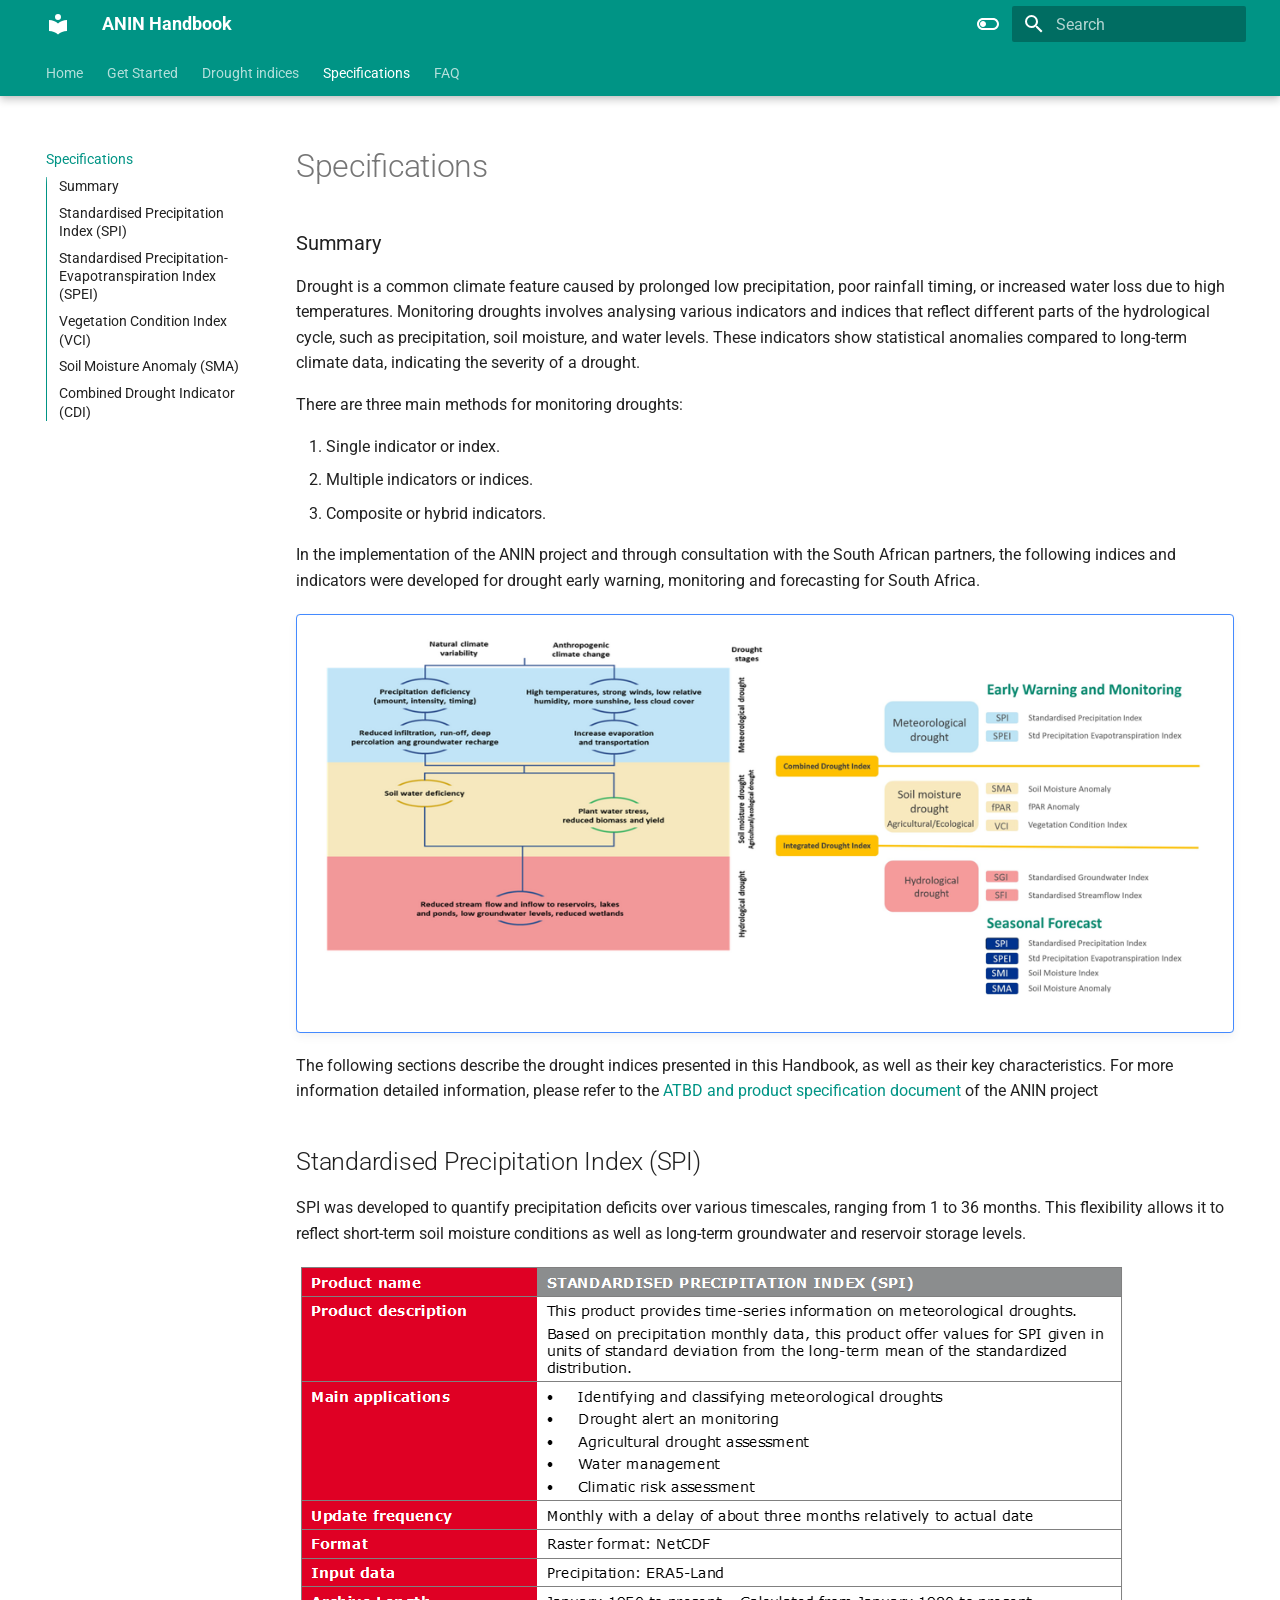
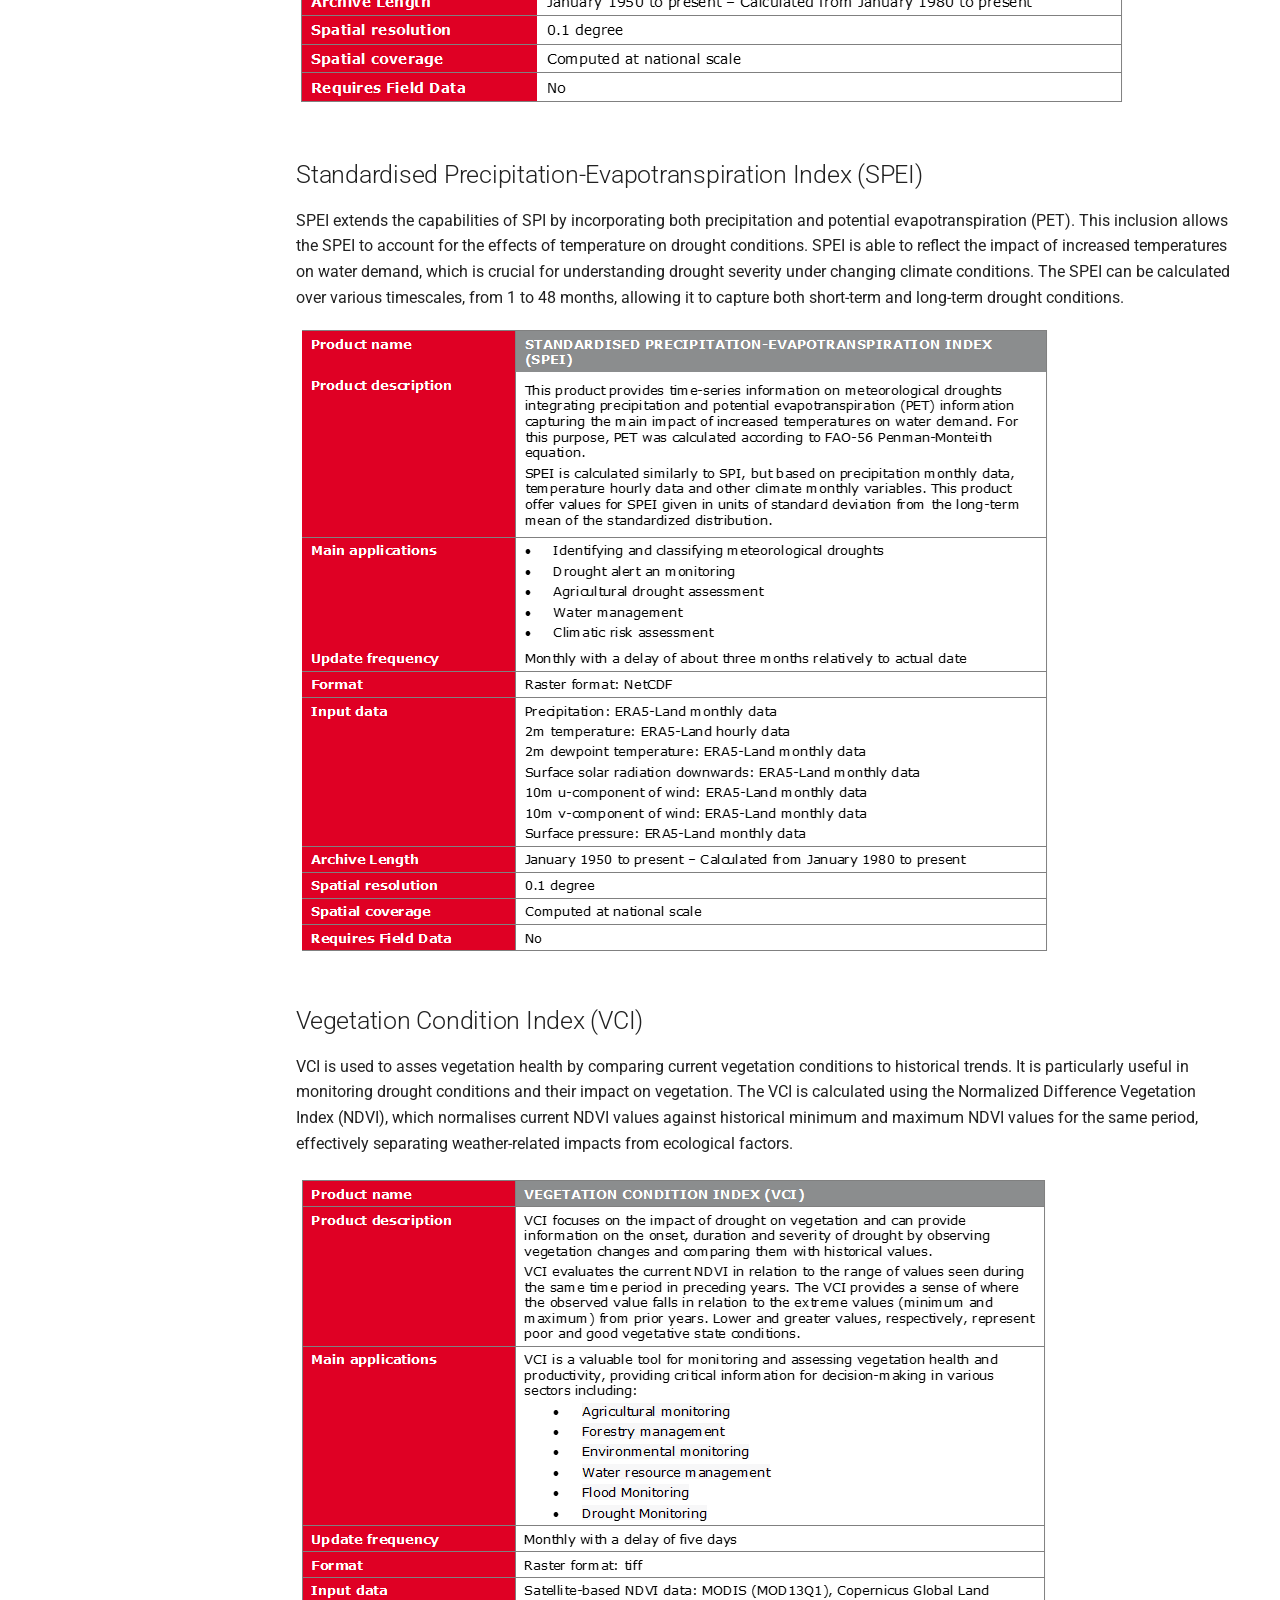
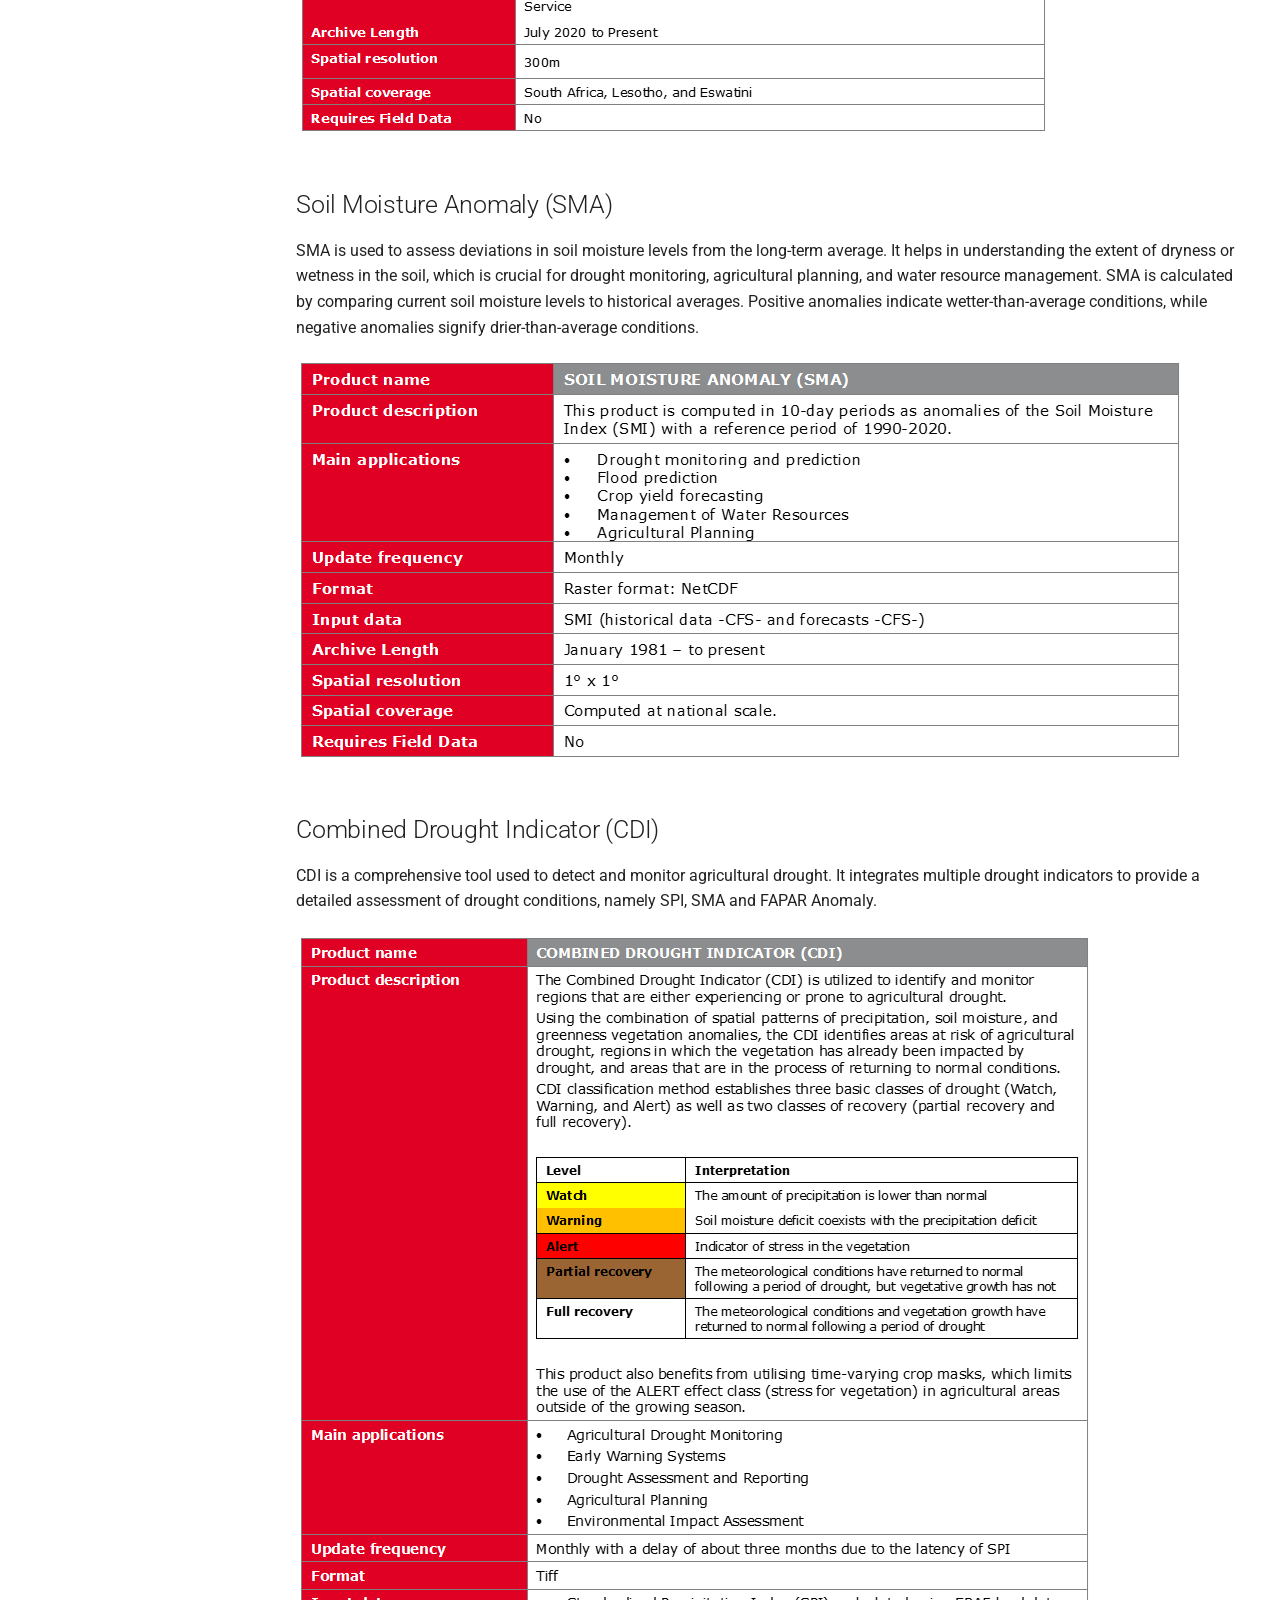
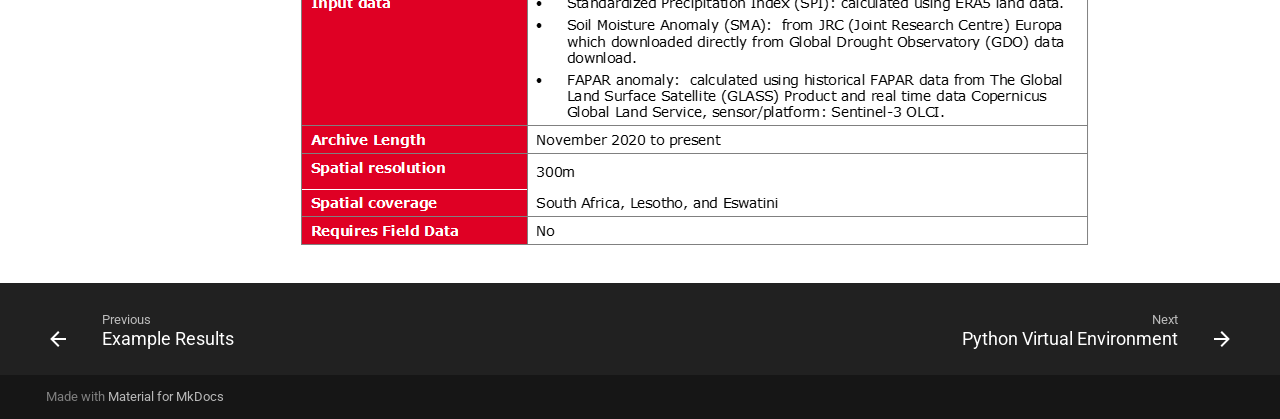
<file: theoretical_basis/index.html>
<!doctype html>
<html lang="en" class="no-js">
  <head>
    
      <meta charset="utf-8">
      <meta name="viewport" content="width=device-width,initial-scale=1">
      
      
      
      
        <link rel="prev" href="../examples/">
      
      
        <link rel="next" href="../FAQ_Python/">
      
      
      <link rel="icon" href="../assets/images/favicon.png">
      <meta name="generator" content="mkdocs-1.6.1, mkdocs-material-9.5.44">
    
    
      
        <title>Specifications - ANIN Handbook</title>
      
    
    
      <link rel="stylesheet" href="../assets/stylesheets/main.0253249f.min.css">
      
        
        <link rel="stylesheet" href="../assets/stylesheets/palette.06af60db.min.css">
      
      


    
    
      
    
    
      
        
        
        <link rel="preconnect" href="https://fonts.gstatic.com" crossorigin>
        <link rel="stylesheet" href="https://fonts.googleapis.com/css?family=Roboto:300,300i,400,400i,700,700i%7CRoboto+Mono:400,400i,700,700i&display=fallback">
        <style>:root{--md-text-font:"Roboto";--md-code-font:"Roboto Mono"}</style>
      
    
    
    <script>__md_scope=new URL("..",location),__md_hash=e=>[...e].reduce(((e,_)=>(e<<5)-e+_.charCodeAt(0)),0),__md_get=(e,_=localStorage,t=__md_scope)=>JSON.parse(_.getItem(t.pathname+"."+e)),__md_set=(e,_,t=localStorage,a=__md_scope)=>{try{t.setItem(a.pathname+"."+e,JSON.stringify(_))}catch(e){}}</script>
    
      

    
    
    
  </head>
  
  
    
    
      
    
    
    
    
    <body dir="ltr" data-md-color-scheme="default" data-md-color-primary="teal" data-md-color-accent="purple">
  
    
    <input class="md-toggle" data-md-toggle="drawer" type="checkbox" id="__drawer" autocomplete="off">
    <input class="md-toggle" data-md-toggle="search" type="checkbox" id="__search" autocomplete="off">
    <label class="md-overlay" for="__drawer"></label>
    <div data-md-component="skip">
      
        
        <a href="#summary" class="md-skip">
          Skip to content
        </a>
      
    </div>
    <div data-md-component="announce">
      
    </div>
    
    
      

  

<header class="md-header md-header--shadow md-header--lifted" data-md-component="header">
  <nav class="md-header__inner md-grid" aria-label="Header">
    <a href=".." title="ANIN Handbook" class="md-header__button md-logo" aria-label="ANIN Handbook" data-md-component="logo">
      
  
  <svg xmlns="http://www.w3.org/2000/svg" viewBox="0 0 24 24"><path d="M12 8a3 3 0 0 0 3-3 3 3 0 0 0-3-3 3 3 0 0 0-3 3 3 3 0 0 0 3 3m0 3.54C9.64 9.35 6.5 8 3 8v11c3.5 0 6.64 1.35 9 3.54 2.36-2.19 5.5-3.54 9-3.54V8c-3.5 0-6.64 1.35-9 3.54"/></svg>

    </a>
    <label class="md-header__button md-icon" for="__drawer">
      
      <svg xmlns="http://www.w3.org/2000/svg" viewBox="0 0 24 24"><path d="M3 6h18v2H3zm0 5h18v2H3zm0 5h18v2H3z"/></svg>
    </label>
    <div class="md-header__title" data-md-component="header-title">
      <div class="md-header__ellipsis">
        <div class="md-header__topic">
          <span class="md-ellipsis">
            ANIN Handbook
          </span>
        </div>
        <div class="md-header__topic" data-md-component="header-topic">
          <span class="md-ellipsis">
            
              Specifications
            
          </span>
        </div>
      </div>
    </div>
    
      
        <form class="md-header__option" data-md-component="palette">
  
    
    
    
    <input class="md-option" data-md-color-media="" data-md-color-scheme="default" data-md-color-primary="teal" data-md-color-accent="purple"  aria-label="Switch to dark mode"  type="radio" name="__palette" id="__palette_0">
    
      <label class="md-header__button md-icon" title="Switch to dark mode" for="__palette_1" hidden>
        <svg xmlns="http://www.w3.org/2000/svg" viewBox="0 0 24 24"><path d="M17 6H7c-3.31 0-6 2.69-6 6s2.69 6 6 6h10c3.31 0 6-2.69 6-6s-2.69-6-6-6m0 10H7c-2.21 0-4-1.79-4-4s1.79-4 4-4h10c2.21 0 4 1.79 4 4s-1.79 4-4 4M7 9c-1.66 0-3 1.34-3 3s1.34 3 3 3 3-1.34 3-3-1.34-3-3-3"/></svg>
      </label>
    
  
    
    
    
    <input class="md-option" data-md-color-media="" data-md-color-scheme="slate" data-md-color-primary="teal" data-md-color-accent="lime"  aria-label="Switch to light mode"  type="radio" name="__palette" id="__palette_1">
    
      <label class="md-header__button md-icon" title="Switch to light mode" for="__palette_0" hidden>
        <svg xmlns="http://www.w3.org/2000/svg" viewBox="0 0 24 24"><path d="M17 7H7a5 5 0 0 0-5 5 5 5 0 0 0 5 5h10a5 5 0 0 0 5-5 5 5 0 0 0-5-5m0 8a3 3 0 0 1-3-3 3 3 0 0 1 3-3 3 3 0 0 1 3 3 3 3 0 0 1-3 3"/></svg>
      </label>
    
  
</form>
      
    
    
      <script>var palette=__md_get("__palette");if(palette&&palette.color){if("(prefers-color-scheme)"===palette.color.media){var media=matchMedia("(prefers-color-scheme: light)"),input=document.querySelector(media.matches?"[data-md-color-media='(prefers-color-scheme: light)']":"[data-md-color-media='(prefers-color-scheme: dark)']");palette.color.media=input.getAttribute("data-md-color-media"),palette.color.scheme=input.getAttribute("data-md-color-scheme"),palette.color.primary=input.getAttribute("data-md-color-primary"),palette.color.accent=input.getAttribute("data-md-color-accent")}for(var[key,value]of Object.entries(palette.color))document.body.setAttribute("data-md-color-"+key,value)}</script>
    
    
    
      <label class="md-header__button md-icon" for="__search">
        
        <svg xmlns="http://www.w3.org/2000/svg" viewBox="0 0 24 24"><path d="M9.5 3A6.5 6.5 0 0 1 16 9.5c0 1.61-.59 3.09-1.56 4.23l.27.27h.79l5 5-1.5 1.5-5-5v-.79l-.27-.27A6.52 6.52 0 0 1 9.5 16 6.5 6.5 0 0 1 3 9.5 6.5 6.5 0 0 1 9.5 3m0 2C7 5 5 7 5 9.5S7 14 9.5 14 14 12 14 9.5 12 5 9.5 5"/></svg>
      </label>
      <div class="md-search" data-md-component="search" role="dialog">
  <label class="md-search__overlay" for="__search"></label>
  <div class="md-search__inner" role="search">
    <form class="md-search__form" name="search">
      <input type="text" class="md-search__input" name="query" aria-label="Search" placeholder="Search" autocapitalize="off" autocorrect="off" autocomplete="off" spellcheck="false" data-md-component="search-query" required>
      <label class="md-search__icon md-icon" for="__search">
        
        <svg xmlns="http://www.w3.org/2000/svg" viewBox="0 0 24 24"><path d="M9.5 3A6.5 6.5 0 0 1 16 9.5c0 1.61-.59 3.09-1.56 4.23l.27.27h.79l5 5-1.5 1.5-5-5v-.79l-.27-.27A6.52 6.52 0 0 1 9.5 16 6.5 6.5 0 0 1 3 9.5 6.5 6.5 0 0 1 9.5 3m0 2C7 5 5 7 5 9.5S7 14 9.5 14 14 12 14 9.5 12 5 9.5 5"/></svg>
        
        <svg xmlns="http://www.w3.org/2000/svg" viewBox="0 0 24 24"><path d="M20 11v2H8l5.5 5.5-1.42 1.42L4.16 12l7.92-7.92L13.5 5.5 8 11z"/></svg>
      </label>
      <nav class="md-search__options" aria-label="Search">
        
        <button type="reset" class="md-search__icon md-icon" title="Clear" aria-label="Clear" tabindex="-1">
          
          <svg xmlns="http://www.w3.org/2000/svg" viewBox="0 0 24 24"><path d="M19 6.41 17.59 5 12 10.59 6.41 5 5 6.41 10.59 12 5 17.59 6.41 19 12 13.41 17.59 19 19 17.59 13.41 12z"/></svg>
        </button>
      </nav>
      
        <div class="md-search__suggest" data-md-component="search-suggest"></div>
      
    </form>
    <div class="md-search__output">
      <div class="md-search__scrollwrap" tabindex="0" data-md-scrollfix>
        <div class="md-search-result" data-md-component="search-result">
          <div class="md-search-result__meta">
            Initializing search
          </div>
          <ol class="md-search-result__list" role="presentation"></ol>
        </div>
      </div>
    </div>
  </div>
</div>
    
    
  </nav>
  
    
      
<nav class="md-tabs" aria-label="Tabs" data-md-component="tabs">
  <div class="md-grid">
    <ul class="md-tabs__list">
      
        
  
  
  
    <li class="md-tabs__item">
      <a href=".." class="md-tabs__link">
        
  
    
  
  Home

      </a>
    </li>
  

      
        
  
  
  
    
    
      <li class="md-tabs__item">
        <a href="../Installation/" class="md-tabs__link">
          
  
  Get Started

        </a>
      </li>
    
  

      
        
  
  
  
    
    
      <li class="md-tabs__item">
        <a href="../drought_indices/" class="md-tabs__link">
          
  
  Drought indices

        </a>
      </li>
    
  

      
        
  
  
    
  
  
    <li class="md-tabs__item md-tabs__item--active">
      <a href="./" class="md-tabs__link">
        
  
    
  
  Specifications

      </a>
    </li>
  

      
        
  
  
  
    
    
      <li class="md-tabs__item">
        <a href="../FAQ_Python/" class="md-tabs__link">
          
  
  FAQ

        </a>
      </li>
    
  

      
    </ul>
  </div>
</nav>
    
  
</header>
    
    <div class="md-container" data-md-component="container">
      
      
        
      
      <main class="md-main" data-md-component="main">
        <div class="md-main__inner md-grid">
          
            
              
              <div class="md-sidebar md-sidebar--primary" data-md-component="sidebar" data-md-type="navigation" >
                <div class="md-sidebar__scrollwrap">
                  <div class="md-sidebar__inner">
                    


  


  

<nav class="md-nav md-nav--primary md-nav--lifted md-nav--integrated" aria-label="Navigation" data-md-level="0">
  <label class="md-nav__title" for="__drawer">
    <a href=".." title="ANIN Handbook" class="md-nav__button md-logo" aria-label="ANIN Handbook" data-md-component="logo">
      
  
  <svg xmlns="http://www.w3.org/2000/svg" viewBox="0 0 24 24"><path d="M12 8a3 3 0 0 0 3-3 3 3 0 0 0-3-3 3 3 0 0 0-3 3 3 3 0 0 0 3 3m0 3.54C9.64 9.35 6.5 8 3 8v11c3.5 0 6.64 1.35 9 3.54 2.36-2.19 5.5-3.54 9-3.54V8c-3.5 0-6.64 1.35-9 3.54"/></svg>

    </a>
    ANIN Handbook
  </label>
  
  <ul class="md-nav__list" data-md-scrollfix>
    
      
      
  
  
  
  
    <li class="md-nav__item">
      <a href=".." class="md-nav__link">
        
  
  <span class="md-ellipsis">
    Home
  </span>
  

      </a>
    </li>
  

    
      
      
  
  
  
  
    
    
    
      
      
        
      
    
    
    <li class="md-nav__item md-nav__item--nested">
      
        
        
          
        
        <input class="md-nav__toggle md-toggle md-toggle--indeterminate" type="checkbox" id="__nav_2" >
        
          
          <label class="md-nav__link" for="__nav_2" id="__nav_2_label" tabindex="0">
            
  
  <span class="md-ellipsis">
    Get Started
  </span>
  

            <span class="md-nav__icon md-icon"></span>
          </label>
        
        <nav class="md-nav" data-md-level="1" aria-labelledby="__nav_2_label" aria-expanded="false">
          <label class="md-nav__title" for="__nav_2">
            <span class="md-nav__icon md-icon"></span>
            Get Started
          </label>
          <ul class="md-nav__list" data-md-scrollfix>
            
              
                
  
  
  
  
    <li class="md-nav__item">
      <a href="../Installation/" class="md-nav__link">
        
  
  <span class="md-ellipsis">
    Installation
  </span>
  

      </a>
    </li>
  

              
            
          </ul>
        </nav>
      
    </li>
  

    
      
      
  
  
  
  
    
    
    
      
      
        
      
    
    
    <li class="md-nav__item md-nav__item--nested">
      
        
        
          
        
        <input class="md-nav__toggle md-toggle md-toggle--indeterminate" type="checkbox" id="__nav_3" >
        
          
          <label class="md-nav__link" for="__nav_3" id="__nav_3_label" tabindex="0">
            
  
  <span class="md-ellipsis">
    Drought indices
  </span>
  

            <span class="md-nav__icon md-icon"></span>
          </label>
        
        <nav class="md-nav" data-md-level="1" aria-labelledby="__nav_3_label" aria-expanded="false">
          <label class="md-nav__title" for="__nav_3">
            <span class="md-nav__icon md-icon"></span>
            Drought indices
          </label>
          <ul class="md-nav__list" data-md-scrollfix>
            
              
                
  
  
  
  
    <li class="md-nav__item">
      <a href="../drought_indices/" class="md-nav__link">
        
  
  <span class="md-ellipsis">
    Running the Drought Indices Tools
  </span>
  

      </a>
    </li>
  

              
            
              
                
  
  
  
  
    <li class="md-nav__item">
      <a href="../examples/" class="md-nav__link">
        
  
  <span class="md-ellipsis">
    Example Results
  </span>
  

      </a>
    </li>
  

              
            
          </ul>
        </nav>
      
    </li>
  

    
      
      
  
  
    
  
  
  
    <li class="md-nav__item md-nav__item--active">
      
      <input class="md-nav__toggle md-toggle" type="checkbox" id="__toc">
      
      
      
        <label class="md-nav__link md-nav__link--active" for="__toc">
          
  
  <span class="md-ellipsis">
    Specifications
  </span>
  

          <span class="md-nav__icon md-icon"></span>
        </label>
      
      <a href="./" class="md-nav__link md-nav__link--active">
        
  
  <span class="md-ellipsis">
    Specifications
  </span>
  

      </a>
      
        

<nav class="md-nav md-nav--secondary" aria-label="Table of contents">
  
  
  
  
    <label class="md-nav__title" for="__toc">
      <span class="md-nav__icon md-icon"></span>
      Table of contents
    </label>
    <ul class="md-nav__list" data-md-component="toc" data-md-scrollfix>
      
        <li class="md-nav__item">
  <a href="#summary" class="md-nav__link">
    <span class="md-ellipsis">
      Summary
    </span>
  </a>
  
</li>
      
        <li class="md-nav__item">
  <a href="#standardised-precipitation-index-spi" class="md-nav__link">
    <span class="md-ellipsis">
      Standardised Precipitation Index (SPI)
    </span>
  </a>
  
</li>
      
        <li class="md-nav__item">
  <a href="#standardised-precipitation-evapotranspiration-index-spei" class="md-nav__link">
    <span class="md-ellipsis">
      Standardised Precipitation-Evapotranspiration Index (SPEI)
    </span>
  </a>
  
</li>
      
        <li class="md-nav__item">
  <a href="#vegetation-condition-index-vci" class="md-nav__link">
    <span class="md-ellipsis">
      Vegetation Condition Index (VCI)
    </span>
  </a>
  
</li>
      
        <li class="md-nav__item">
  <a href="#soil-moisture-anomaly-sma" class="md-nav__link">
    <span class="md-ellipsis">
      Soil Moisture Anomaly (SMA)
    </span>
  </a>
  
</li>
      
        <li class="md-nav__item">
  <a href="#combined-drought-indicator-cdi" class="md-nav__link">
    <span class="md-ellipsis">
      Combined Drought Indicator (CDI)
    </span>
  </a>
  
</li>
      
    </ul>
  
</nav>
      
    </li>
  

    
      
      
  
  
  
  
    
    
    
      
      
        
      
    
    
    <li class="md-nav__item md-nav__item--nested">
      
        
        
          
        
        <input class="md-nav__toggle md-toggle md-toggle--indeterminate" type="checkbox" id="__nav_5" >
        
          
          <label class="md-nav__link" for="__nav_5" id="__nav_5_label" tabindex="0">
            
  
  <span class="md-ellipsis">
    FAQ
  </span>
  

            <span class="md-nav__icon md-icon"></span>
          </label>
        
        <nav class="md-nav" data-md-level="1" aria-labelledby="__nav_5_label" aria-expanded="false">
          <label class="md-nav__title" for="__nav_5">
            <span class="md-nav__icon md-icon"></span>
            FAQ
          </label>
          <ul class="md-nav__list" data-md-scrollfix>
            
              
                
  
  
  
  
    <li class="md-nav__item">
      <a href="../FAQ_Python/" class="md-nav__link">
        
  
  <span class="md-ellipsis">
    Python Virtual Environment
  </span>
  

      </a>
    </li>
  

              
            
              
                
  
  
  
  
    <li class="md-nav__item">
      <a href="../OpenEO/" class="md-nav__link">
        
  
  <span class="md-ellipsis">
    OpenEO account setup
  </span>
  

      </a>
    </li>
  

              
            
          </ul>
        </nav>
      
    </li>
  

    
  </ul>
</nav>
                  </div>
                </div>
              </div>
            
            
          
          
            <div class="md-content" data-md-component="content">
              <article class="md-content__inner md-typeset">
                
                  


  <h1>Specifications</h1>

<h3 id="summary">Summary</h3>
<p>Drought is a common climate feature caused by prolonged low precipitation, poor rainfall timing, or increased water loss due to high temperatures. Monitoring droughts involves analysing various indicators and indices that reflect different parts of the hydrological cycle, such as precipitation, soil moisture, and water levels. These indicators show statistical anomalies compared to long-term climate data, indicating the severity of a drought.</p>
<p>There are three main methods for monitoring droughts:</p>
<ol>
<li>Single indicator or index.</li>
<li>Multiple indicators or indices.</li>
<li>Composite or hybrid indicators.</li>
</ol>
<p>In the implementation of the ANIN project and through consultation with the South African partners, the following indices and indicators were developed for drought early warning, monitoring and forecasting for South Africa. </p>
<div class="admonition note">
<p><img alt="alt text" src="../assets/Indicies_Chart.PNG" /> </p>
</div>
<p>The following sections describe the drought indices presented in this Handbook, as well as their key characteristics. For more information detailed information, please refer to the <a href="https://eoafrica.drought-za.org/sites/default/files/downloads/GMV-ANIN-D8-ATBD-Algorithm%20Theoretical%20Basis%20Document_v1.pdf">ATBD and product specification document</a> of the ANIN project</p>
<h2 id="standardised-precipitation-index-spi">Standardised Precipitation Index (SPI)</h2>
<p>SPI was developed to quantify precipitation deficits over various timescales, ranging from 1 to 36 months. This flexibility allows it to reflect short-term soil moisture conditions as well as long-term groundwater and reservoir storage levels.</p>
<p><img alt="alt text" src="../assets/SPI_Table.PNG" /></p>
<h2 id="standardised-precipitation-evapotranspiration-index-spei">Standardised Precipitation-Evapotranspiration Index (SPEI)</h2>
<p>SPEI extends the capabilities of SPI by incorporating both precipitation and potential evapotranspiration (PET). This inclusion allows the SPEI to account for the effects of temperature on drought conditions. SPEI is able to reflect the impact of increased temperatures on water demand, which is crucial for understanding drought severity under changing climate conditions. The SPEI can be calculated over various timescales, from 1 to 48 months, allowing it to capture both short-term and long-term drought conditions.</p>
<p><img alt="alt text" src="../assets/SPEI_Table.PNG" /></p>
<h2 id="vegetation-condition-index-vci">Vegetation Condition Index (VCI)</h2>
<p>VCI is used to asses vegetation health by comparing current vegetation conditions to historical trends. It is particularly useful in monitoring drought conditions and their impact on vegetation. The VCI is calculated using the Normalized Difference Vegetation Index (NDVI), which normalises current NDVI values against historical minimum and maximum NDVI values for the same period, effectively separating weather-related impacts from ecological factors.</p>
<p><img alt="alt text" src="../assets/VCI_Table.PNG" /></p>
<h2 id="soil-moisture-anomaly-sma">Soil Moisture Anomaly (SMA)</h2>
<p>SMA is used to assess deviations in soil moisture levels from the long-term average. It helps in understanding the extent of dryness or wetness in the soil, which is crucial for drought monitoring, agricultural planning, and water resource management. SMA is calculated by comparing current soil moisture levels to historical averages. Positive anomalies indicate wetter-than-average conditions, while negative anomalies signify drier-than-average conditions.</p>
<p><img alt="alt text" src="../assets/SMA_Table.PNG" /></p>
<h2 id="combined-drought-indicator-cdi">Combined Drought Indicator (CDI)</h2>
<p>CDI is a comprehensive tool used to detect and monitor agricultural drought. It integrates multiple drought indicators to provide a detailed assessment of drought conditions, namely SPI, SMA and FAPAR Anomaly.</p>
<p><img alt="alt text" src="../assets/CDI_Table.PNG" /></p>












                
              </article>
            </div>
          
          
  <script>var tabs=__md_get("__tabs");if(Array.isArray(tabs))e:for(var set of document.querySelectorAll(".tabbed-set")){var labels=set.querySelector(".tabbed-labels");for(var tab of tabs)for(var label of labels.getElementsByTagName("label"))if(label.innerText.trim()===tab){var input=document.getElementById(label.htmlFor);input.checked=!0;continue e}}</script>

<script>var target=document.getElementById(location.hash.slice(1));target&&target.name&&(target.checked=target.name.startsWith("__tabbed_"))</script>
        </div>
        
          <button type="button" class="md-top md-icon" data-md-component="top" hidden>
  
  <svg xmlns="http://www.w3.org/2000/svg" viewBox="0 0 24 24"><path d="M13 20h-2V8l-5.5 5.5-1.42-1.42L12 4.16l7.92 7.92-1.42 1.42L13 8z"/></svg>
  Back to top
</button>
        
      </main>
      
        <footer class="md-footer">
  
    
      
      <nav class="md-footer__inner md-grid" aria-label="Footer" >
        
          
          <a href="../examples/" class="md-footer__link md-footer__link--prev" aria-label="Previous: Example Results">
            <div class="md-footer__button md-icon">
              
              <svg xmlns="http://www.w3.org/2000/svg" viewBox="0 0 24 24"><path d="M20 11v2H8l5.5 5.5-1.42 1.42L4.16 12l7.92-7.92L13.5 5.5 8 11z"/></svg>
            </div>
            <div class="md-footer__title">
              <span class="md-footer__direction">
                Previous
              </span>
              <div class="md-ellipsis">
                Example Results
              </div>
            </div>
          </a>
        
        
          
          <a href="../FAQ_Python/" class="md-footer__link md-footer__link--next" aria-label="Next: Python Virtual Environment">
            <div class="md-footer__title">
              <span class="md-footer__direction">
                Next
              </span>
              <div class="md-ellipsis">
                Python Virtual Environment
              </div>
            </div>
            <div class="md-footer__button md-icon">
              
              <svg xmlns="http://www.w3.org/2000/svg" viewBox="0 0 24 24"><path d="M4 11v2h12l-5.5 5.5 1.42 1.42L19.84 12l-7.92-7.92L10.5 5.5 16 11z"/></svg>
            </div>
          </a>
        
      </nav>
    
  
  <div class="md-footer-meta md-typeset">
    <div class="md-footer-meta__inner md-grid">
      <div class="md-copyright">
  
  
    Made with
    <a href="https://squidfunk.github.io/mkdocs-material/" target="_blank" rel="noopener">
      Material for MkDocs
    </a>
  
</div>
      
    </div>
  </div>
</footer>
      
    </div>
    <div class="md-dialog" data-md-component="dialog">
      <div class="md-dialog__inner md-typeset"></div>
    </div>
    
    
    <script id="__config" type="application/json">{"base": "..", "features": ["announce.dismiss", "content.action.edit", "content.action.view", "content.code.annotate", "content.code.copy", "navigation.tabs.sticky", "navigation.tabs", "navigation.sections", "navigation.expand", "navigation.path", "navigation.footer", "toc.integrate", "navigation.top", "search.suggest", "search.highlight", "content.tabs.link", "content.code.annotation", "content.code.copy"], "search": "../assets/javascripts/workers/search.6ce7567c.min.js", "translations": {"clipboard.copied": "Copied to clipboard", "clipboard.copy": "Copy to clipboard", "search.result.more.one": "1 more on this page", "search.result.more.other": "# more on this page", "search.result.none": "No matching documents", "search.result.one": "1 matching document", "search.result.other": "# matching documents", "search.result.placeholder": "Type to start searching", "search.result.term.missing": "Missing", "select.version": "Select version"}}</script>
    
    
      <script src="../assets/javascripts/bundle.83f73b43.min.js"></script>
      
    
  </body>
</html>
</file>
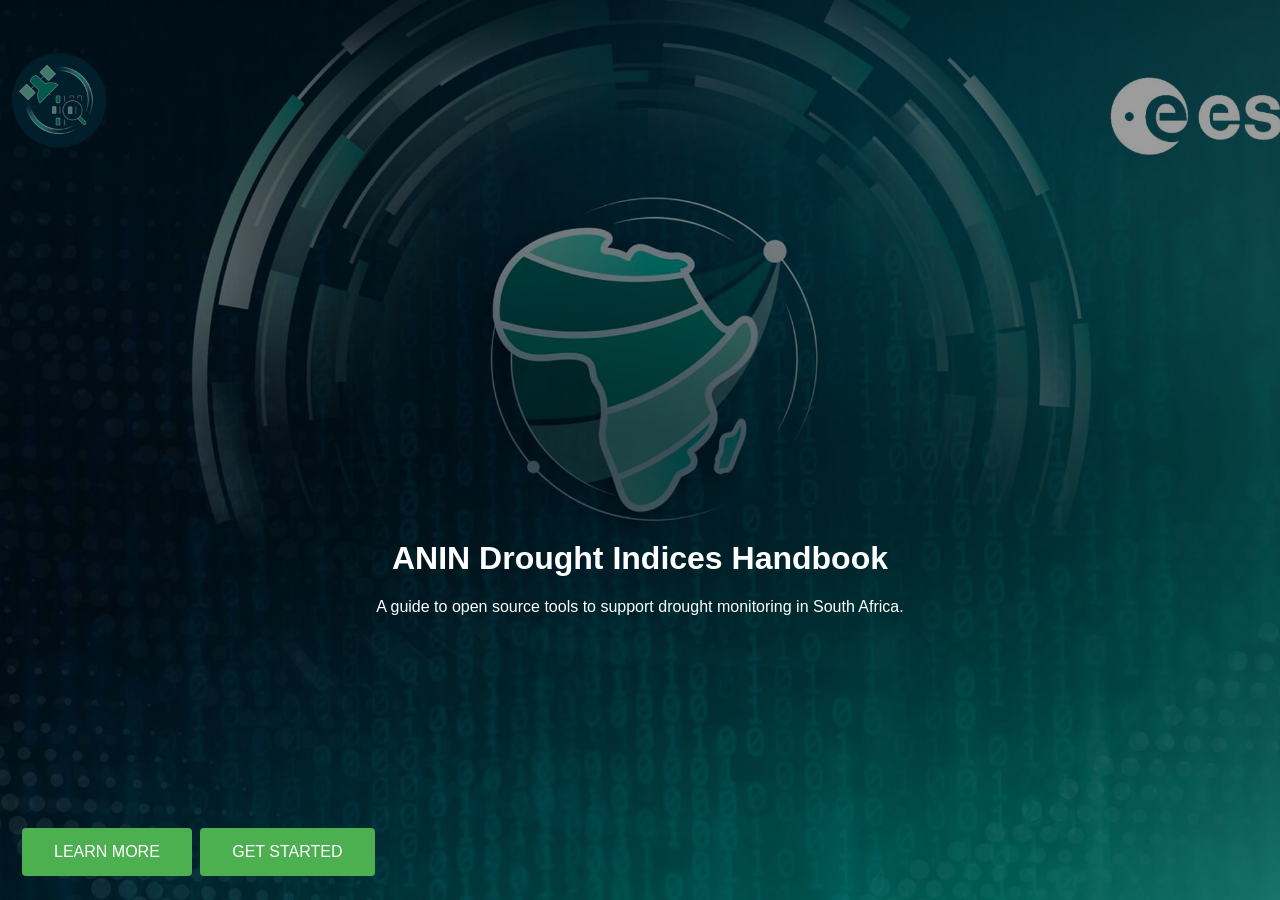
<file: material/overrides/index.html>
<!DOCTYPE html>
<html lang="en">
<head>
    <meta charset="UTF-8">
    <meta name="viewport" content="width=device-width, initial-scale=1.0">
    <title>Homepage</title>
    <link rel="stylesheet" href="styles.css">
</head>
<body>
    <div class="container">
        <div class="background-image"></div>
        <div class="overlay">
            <div class="intro-text">
                <h1>ANIN Drought Indices Handbook</h1>
                <p>A guide to open source tools to support drought monitoring in South Africa.</p>
            </div>
            <div class="buttons">
                <button onclick="window.location.href='learn-more.html'">LEARN MORE</button>
                <button onclick="window.location.href='get-started.html'">GET STARTED</button>
            </div>
        </div>
    </div>
</body>
</html>
</file>
<file: material/overrides/styles.css>
body, html {
    margin: 0;
    padding: 0;
    height: 100%;
    width: 100%;
    overflow: hidden;
    font-family: Arial, sans-serif;
}

.container {
    position: relative;
    height: 100vh;
    width: 100vw;
}

.background-image {
    position: absolute;
    top: 0;
    left: 0;
    width: 100%;
    height: 100%;
    background-image: url('assets/background-image.jpg');
    background-size: cover;
    background-position: center;
    background-repeat: no-repeat;
    z-index: -1;
}

.overlay {
    position: absolute;
    top: 0;
    left: 0;
    width: 100%;
    height: 100%;
    display: flex;
    flex-direction: column;
    justify-content: center;
    align-items: center;
    color: white;
    text-align: center;
    background: rgba(0, 0, 0, 0.389); /* Optional: to add a dark overlay for better text visibility */
}

.intro-text {
    margin-bottom: -250px;
}

.buttons {
    position: absolute;
    bottom: 20px;
    left: 20px;
}

button {
    background-color: #4CAF50; /* Green */
    border: none;
    color: white;
    padding: 15px 32px;
    text-align: center;
    text-decoration: none;
    display: inline-block;
    font-size: 16px;
    margin: 4px 2px;
    cursor: pointer;
    border-radius: 4px;
}

button:hover {
    background-color: #144e18;
}
</file>
<file: assets/stylesheets/main.0253249f.min.css>
@charset "UTF-8";html{-webkit-text-size-adjust:none;-moz-text-size-adjust:none;text-size-adjust:none;box-sizing:border-box}*,:after,:before{box-sizing:inherit}@media (prefers-reduced-motion){*,:after,:before{transition:none!important}}body{margin:0}a,button,input,label{-webkit-tap-highlight-color:transparent}a{color:inherit;text-decoration:none}hr{border:0;box-sizing:initial;display:block;height:.05rem;overflow:visible;padding:0}small{font-size:80%}sub,sup{line-height:1em}img{border-style:none}table{border-collapse:initial;border-spacing:0}td,th{font-weight:400;vertical-align:top}button{background:#0000;border:0;font-family:inherit;font-size:inherit;margin:0;padding:0}input{border:0;outline:none}:root{--md-primary-fg-color:#4051b5;--md-primary-fg-color--light:#5d6cc0;--md-primary-fg-color--dark:#303fa1;--md-primary-bg-color:#fff;--md-primary-bg-color--light:#ffffffb3;--md-accent-fg-color:#526cfe;--md-accent-fg-color--transparent:#526cfe1a;--md-accent-bg-color:#fff;--md-accent-bg-color--light:#ffffffb3}[data-md-color-scheme=default]{color-scheme:light}[data-md-color-scheme=default] img[src$="#gh-dark-mode-only"],[data-md-color-scheme=default] img[src$="#only-dark"]{display:none}:root,[data-md-color-scheme=default]{--md-hue:225deg;--md-default-fg-color:#000000de;--md-default-fg-color--light:#0000008a;--md-default-fg-color--lighter:#00000052;--md-default-fg-color--lightest:#00000012;--md-default-bg-color:#fff;--md-default-bg-color--light:#ffffffb3;--md-default-bg-color--lighter:#ffffff4d;--md-default-bg-color--lightest:#ffffff1f;--md-code-fg-color:#36464e;--md-code-bg-color:#f5f5f5;--md-code-hl-color:#4287ff;--md-code-hl-color--light:#4287ff1a;--md-code-hl-number-color:#d52a2a;--md-code-hl-special-color:#db1457;--md-code-hl-function-color:#a846b9;--md-code-hl-constant-color:#6e59d9;--md-code-hl-keyword-color:#3f6ec6;--md-code-hl-string-color:#1c7d4d;--md-code-hl-name-color:var(--md-code-fg-color);--md-code-hl-operator-color:var(--md-default-fg-color--light);--md-code-hl-punctuation-color:var(--md-default-fg-color--light);--md-code-hl-comment-color:var(--md-default-fg-color--light);--md-code-hl-generic-color:var(--md-default-fg-color--light);--md-code-hl-variable-color:var(--md-default-fg-color--light);--md-typeset-color:var(--md-default-fg-color);--md-typeset-a-color:var(--md-primary-fg-color);--md-typeset-del-color:#f5503d26;--md-typeset-ins-color:#0bd57026;--md-typeset-kbd-color:#fafafa;--md-typeset-kbd-accent-color:#fff;--md-typeset-kbd-border-color:#b8b8b8;--md-typeset-mark-color:#ffff0080;--md-typeset-table-color:#0000001f;--md-typeset-table-color--light:rgba(0,0,0,.035);--md-admonition-fg-color:var(--md-default-fg-color);--md-admonition-bg-color:var(--md-default-bg-color);--md-warning-fg-color:#000000de;--md-warning-bg-color:#ff9;--md-footer-fg-color:#fff;--md-footer-fg-color--light:#ffffffb3;--md-footer-fg-color--lighter:#ffffff73;--md-footer-bg-color:#000000de;--md-footer-bg-color--dark:#00000052;--md-shadow-z1:0 0.2rem 0.5rem #0000000d,0 0 0.05rem #0000001a;--md-shadow-z2:0 0.2rem 0.5rem #0000001a,0 0 0.05rem #00000040;--md-shadow-z3:0 0.2rem 0.5rem #0003,0 0 0.05rem #00000059}.md-icon svg{fill:currentcolor;display:block;height:1.2rem;width:1.2rem}body{-webkit-font-smoothing:antialiased;-moz-osx-font-smoothing:grayscale;--md-text-font-family:var(--md-text-font,_),-apple-system,BlinkMacSystemFont,Helvetica,Arial,sans-serif;--md-code-font-family:var(--md-code-font,_),SFMono-Regular,Consolas,Menlo,monospace}aside,body,input{font-feature-settings:"kern","liga";color:var(--md-typeset-color);font-family:var(--md-text-font-family)}code,kbd,pre{font-feature-settings:"kern";font-family:var(--md-code-font-family)}:root{--md-typeset-table-sort-icon:url('data:image/svg+xml;charset=utf-8,<svg xmlns="http://www.w3.org/2000/svg" viewBox="0 0 24 24"><path d="m18 21-4-4h3V7h-3l4-4 4 4h-3v10h3M2 19v-2h10v2M2 13v-2h7v2M2 7V5h4v2z"/></svg>');--md-typeset-table-sort-icon--asc:url('data:image/svg+xml;charset=utf-8,<svg xmlns="http://www.w3.org/2000/svg" viewBox="0 0 24 24"><path d="M19 17h3l-4 4-4-4h3V3h2M2 17h10v2H2M6 5v2H2V5m0 6h7v2H2z"/></svg>');--md-typeset-table-sort-icon--desc:url('data:image/svg+xml;charset=utf-8,<svg xmlns="http://www.w3.org/2000/svg" viewBox="0 0 24 24"><path d="M19 7h3l-4-4-4 4h3v14h2M2 17h10v2H2M6 5v2H2V5m0 6h7v2H2z"/></svg>')}.md-typeset{-webkit-print-color-adjust:exact;color-adjust:exact;font-size:.8rem;line-height:1.6}@media print{.md-typeset{font-size:.68rem}}.md-typeset blockquote,.md-typeset dl,.md-typeset figure,.md-typeset ol,.md-typeset pre,.md-typeset ul{margin-bottom:1em;margin-top:1em}.md-typeset h1{color:var(--md-default-fg-color--light);font-size:2em;line-height:1.3;margin:0 0 1.25em}.md-typeset h1,.md-typeset h2{font-weight:300;letter-spacing:-.01em}.md-typeset h2{font-size:1.5625em;line-height:1.4;margin:1.6em 0 .64em}.md-typeset h3{font-size:1.25em;font-weight:400;letter-spacing:-.01em;line-height:1.5;margin:1.6em 0 .8em}.md-typeset h2+h3{margin-top:.8em}.md-typeset h4{font-weight:700;letter-spacing:-.01em;margin:1em 0}.md-typeset h5,.md-typeset h6{color:var(--md-default-fg-color--light);font-size:.8em;font-weight:700;letter-spacing:-.01em;margin:1.25em 0}.md-typeset h5{text-transform:uppercase}.md-typeset hr{border-bottom:.05rem solid var(--md-default-fg-color--lightest);display:flow-root;margin:1.5em 0}.md-typeset a{color:var(--md-typeset-a-color);word-break:break-word}.md-typeset a,.md-typeset a:before{transition:color 125ms}.md-typeset a:focus,.md-typeset a:hover{color:var(--md-accent-fg-color)}.md-typeset a:focus code,.md-typeset a:hover code{background-color:var(--md-accent-fg-color--transparent)}.md-typeset a code{color:currentcolor;transition:background-color 125ms}.md-typeset a.focus-visible{outline-color:var(--md-accent-fg-color);outline-offset:.2rem}.md-typeset code,.md-typeset kbd,.md-typeset pre{color:var(--md-code-fg-color);direction:ltr;font-variant-ligatures:none}@media print{.md-typeset code,.md-typeset kbd,.md-typeset pre{white-space:pre-wrap}}.md-typeset code{background-color:var(--md-code-bg-color);border-radius:.1rem;-webkit-box-decoration-break:clone;box-decoration-break:clone;font-size:.85em;padding:0 .2941176471em;word-break:break-word}.md-typeset code:not(.focus-visible){-webkit-tap-highlight-color:transparent;outline:none}.md-typeset pre{display:flow-root;line-height:1.4;position:relative}.md-typeset pre>code{-webkit-box-decoration-break:slice;box-decoration-break:slice;box-shadow:none;display:block;margin:0;outline-color:var(--md-accent-fg-color);overflow:auto;padding:.7720588235em 1.1764705882em;scrollbar-color:var(--md-default-fg-color--lighter) #0000;scrollbar-width:thin;touch-action:auto;word-break:normal}.md-typeset pre>code:hover{scrollbar-color:var(--md-accent-fg-color) #0000}.md-typeset pre>code::-webkit-scrollbar{height:.2rem;width:.2rem}.md-typeset pre>code::-webkit-scrollbar-thumb{background-color:var(--md-default-fg-color--lighter)}.md-typeset pre>code::-webkit-scrollbar-thumb:hover{background-color:var(--md-accent-fg-color)}.md-typeset kbd{background-color:var(--md-typeset-kbd-color);border-radius:.1rem;box-shadow:0 .1rem 0 .05rem var(--md-typeset-kbd-border-color),0 .1rem 0 var(--md-typeset-kbd-border-color),0 -.1rem .2rem var(--md-typeset-kbd-accent-color) inset;color:var(--md-default-fg-color);display:inline-block;font-size:.75em;padding:0 .6666666667em;vertical-align:text-top;word-break:break-word}.md-typeset mark{background-color:var(--md-typeset-mark-color);-webkit-box-decoration-break:clone;box-decoration-break:clone;color:inherit;word-break:break-word}.md-typeset abbr{border-bottom:.05rem dotted var(--md-default-fg-color--light);cursor:help;text-decoration:none}.md-typeset small{opacity:.75}[dir=ltr] .md-typeset sub,[dir=ltr] .md-typeset sup{margin-left:.078125em}[dir=rtl] .md-typeset sub,[dir=rtl] .md-typeset sup{margin-right:.078125em}[dir=ltr] .md-typeset blockquote{padding-left:.6rem}[dir=rtl] .md-typeset blockquote{padding-right:.6rem}[dir=ltr] .md-typeset blockquote{border-left:.2rem solid var(--md-default-fg-color--lighter)}[dir=rtl] .md-typeset blockquote{border-right:.2rem solid var(--md-default-fg-color--lighter)}.md-typeset blockquote{color:var(--md-default-fg-color--light);margin-left:0;margin-right:0}.md-typeset ul{list-style-type:disc}.md-typeset ul[type]{list-style-type:revert-layer}[dir=ltr] .md-typeset ol,[dir=ltr] .md-typeset ul{margin-left:.625em}[dir=rtl] .md-typeset ol,[dir=rtl] .md-typeset ul{margin-right:.625em}.md-typeset ol,.md-typeset ul{padding:0}.md-typeset ol:not([hidden]),.md-typeset ul:not([hidden]){display:flow-root}.md-typeset ol ol,.md-typeset ul ol{list-style-type:lower-alpha}.md-typeset ol ol ol,.md-typeset ul ol ol{list-style-type:lower-roman}.md-typeset ol ol ol ol,.md-typeset ul ol ol ol{list-style-type:upper-alpha}.md-typeset ol ol ol ol ol,.md-typeset ul ol ol ol ol{list-style-type:upper-roman}.md-typeset ol[type],.md-typeset ul[type]{list-style-type:revert-layer}[dir=ltr] .md-typeset ol li,[dir=ltr] .md-typeset ul li{margin-left:1.25em}[dir=rtl] .md-typeset ol li,[dir=rtl] .md-typeset ul li{margin-right:1.25em}.md-typeset ol li,.md-typeset ul li{margin-bottom:.5em}.md-typeset ol li blockquote,.md-typeset ol li p,.md-typeset ul li blockquote,.md-typeset ul li p{margin:.5em 0}.md-typeset ol li:last-child,.md-typeset ul li:last-child{margin-bottom:0}[dir=ltr] .md-typeset ol li ol,[dir=ltr] .md-typeset ol li ul,[dir=ltr] .md-typeset ul li ol,[dir=ltr] .md-typeset ul li ul{margin-left:.625em}[dir=rtl] .md-typeset ol li ol,[dir=rtl] .md-typeset ol li ul,[dir=rtl] .md-typeset ul li ol,[dir=rtl] .md-typeset ul li ul{margin-right:.625em}.md-typeset ol li ol,.md-typeset ol li ul,.md-typeset ul li ol,.md-typeset ul li ul{margin-bottom:.5em;margin-top:.5em}[dir=ltr] .md-typeset dd{margin-left:1.875em}[dir=rtl] .md-typeset dd{margin-right:1.875em}.md-typeset dd{margin-bottom:1.5em;margin-top:1em}.md-typeset img,.md-typeset svg,.md-typeset video{height:auto;max-width:100%}.md-typeset img[align=left]{margin:1em 1em 1em 0}.md-typeset img[align=right]{margin:1em 0 1em 1em}.md-typeset img[align]:only-child{margin-top:0}.md-typeset figure{display:flow-root;margin:1em auto;max-width:100%;text-align:center;width:-moz-fit-content;width:fit-content}.md-typeset figure img{display:block;margin:0 auto}.md-typeset figcaption{font-style:italic;margin:1em auto;max-width:24rem}.md-typeset iframe{max-width:100%}.md-typeset table:not([class]){background-color:var(--md-default-bg-color);border:.05rem solid var(--md-typeset-table-color);border-radius:.1rem;display:inline-block;font-size:.64rem;max-width:100%;overflow:auto;touch-action:auto}@media print{.md-typeset table:not([class]){display:table}}.md-typeset table:not([class])+*{margin-top:1.5em}.md-typeset table:not([class]) td>:first-child,.md-typeset table:not([class]) th>:first-child{margin-top:0}.md-typeset table:not([class]) td>:last-child,.md-typeset table:not([class]) th>:last-child{margin-bottom:0}.md-typeset table:not([class]) td:not([align]),.md-typeset table:not([class]) th:not([align]){text-align:left}[dir=rtl] .md-typeset table:not([class]) td:not([align]),[dir=rtl] .md-typeset table:not([class]) th:not([align]){text-align:right}.md-typeset table:not([class]) th{font-weight:700;min-width:5rem;padding:.9375em 1.25em;vertical-align:top}.md-typeset table:not([class]) td{border-top:.05rem solid var(--md-typeset-table-color);padding:.9375em 1.25em;vertical-align:top}.md-typeset table:not([class]) tbody tr{transition:background-color 125ms}.md-typeset table:not([class]) tbody tr:hover{background-color:var(--md-typeset-table-color--light);box-shadow:0 .05rem 0 var(--md-default-bg-color) inset}.md-typeset table:not([class]) a{word-break:normal}.md-typeset table th[role=columnheader]{cursor:pointer}[dir=ltr] .md-typeset table th[role=columnheader]:after{margin-left:.5em}[dir=rtl] .md-typeset table th[role=columnheader]:after{margin-right:.5em}.md-typeset table th[role=columnheader]:after{content:"";display:inline-block;height:1.2em;-webkit-mask-image:var(--md-typeset-table-sort-icon);mask-image:var(--md-typeset-table-sort-icon);-webkit-mask-repeat:no-repeat;mask-repeat:no-repeat;-webkit-mask-size:contain;mask-size:contain;transition:background-color 125ms;vertical-align:text-bottom;width:1.2em}.md-typeset table th[role=columnheader]:hover:after{background-color:var(--md-default-fg-color--lighter)}.md-typeset table th[role=columnheader][aria-sort=ascending]:after{background-color:var(--md-default-fg-color--light);-webkit-mask-image:var(--md-typeset-table-sort-icon--asc);mask-image:var(--md-typeset-table-sort-icon--asc)}.md-typeset table th[role=columnheader][aria-sort=descending]:after{background-color:var(--md-default-fg-color--light);-webkit-mask-image:var(--md-typeset-table-sort-icon--desc);mask-image:var(--md-typeset-table-sort-icon--desc)}.md-typeset__scrollwrap{margin:1em -.8rem;overflow-x:auto;touch-action:auto}.md-typeset__table{display:inline-block;margin-bottom:.5em;padding:0 .8rem}@media print{.md-typeset__table{display:block}}html .md-typeset__table table{display:table;margin:0;overflow:hidden;width:100%}@media screen and (max-width:44.984375em){.md-content__inner>pre{margin:1em -.8rem}.md-content__inner>pre code{border-radius:0}}.md-typeset .md-author{border-radius:100%;display:block;flex-shrink:0;height:1.6rem;overflow:hidden;position:relative;transition:color 125ms,transform 125ms;width:1.6rem}.md-typeset .md-author img{display:block}.md-typeset .md-author--more{background:var(--md-default-fg-color--lightest);color:var(--md-default-fg-color--lighter);font-size:.6rem;font-weight:700;line-height:1.6rem;text-align:center}.md-typeset .md-author--long{height:2.4rem;width:2.4rem}.md-typeset a.md-author{transform:scale(1)}.md-typeset a.md-author img{border-radius:100%;filter:grayscale(100%) opacity(75%);transition:filter 125ms}.md-typeset a.md-author:focus,.md-typeset a.md-author:hover{transform:scale(1.1);z-index:1}.md-typeset a.md-author:focus img,.md-typeset a.md-author:hover img{filter:grayscale(0)}.md-banner{background-color:var(--md-footer-bg-color);color:var(--md-footer-fg-color);overflow:auto}@media print{.md-banner{display:none}}.md-banner--warning{background-color:var(--md-warning-bg-color);color:var(--md-warning-fg-color)}.md-banner__inner{font-size:.7rem;margin:.6rem auto;padding:0 .8rem}[dir=ltr] .md-banner__button{float:right}[dir=rtl] .md-banner__button{float:left}.md-banner__button{color:inherit;cursor:pointer;transition:opacity .25s}.no-js .md-banner__button{display:none}.md-banner__button:hover{opacity:.7}html{font-size:125%;height:100%;overflow-x:hidden}@media screen and (min-width:100em){html{font-size:137.5%}}@media screen and (min-width:125em){html{font-size:150%}}body{background-color:var(--md-default-bg-color);display:flex;flex-direction:column;font-size:.5rem;min-height:100%;position:relative;width:100%}@media print{body{display:block}}@media screen and (max-width:59.984375em){body[data-md-scrolllock]{position:fixed}}.md-grid{margin-left:auto;margin-right:auto;max-width:61rem}.md-container{display:flex;flex-direction:column;flex-grow:1}@media print{.md-container{display:block}}.md-main{flex-grow:1}.md-main__inner{display:flex;height:100%;margin-top:1.5rem}.md-ellipsis{overflow:hidden;text-overflow:ellipsis}.md-toggle{display:none}.md-option{height:0;opacity:0;position:absolute;width:0}.md-option:checked+label:not([hidden]){display:block}.md-option.focus-visible+label{outline-color:var(--md-accent-fg-color);outline-style:auto}.md-skip{background-color:var(--md-default-fg-color);border-radius:.1rem;color:var(--md-default-bg-color);font-size:.64rem;margin:.5rem;opacity:0;outline-color:var(--md-accent-fg-color);padding:.3rem .5rem;position:fixed;transform:translateY(.4rem);z-index:-1}.md-skip:focus{opacity:1;transform:translateY(0);transition:transform .25s cubic-bezier(.4,0,.2,1),opacity 175ms 75ms;z-index:10}@page{margin:25mm}:root{--md-clipboard-icon:url('data:image/svg+xml;charset=utf-8,<svg xmlns="http://www.w3.org/2000/svg" viewBox="0 0 24 24"><path d="M19 21H8V7h11m0-2H8a2 2 0 0 0-2 2v14a2 2 0 0 0 2 2h11a2 2 0 0 0 2-2V7a2 2 0 0 0-2-2m-3-4H4a2 2 0 0 0-2 2v14h2V3h12z"/></svg>')}.md-clipboard{border-radius:.1rem;color:var(--md-default-fg-color--lightest);cursor:pointer;height:1.5em;outline-color:var(--md-accent-fg-color);outline-offset:.1rem;position:absolute;right:.5em;top:.5em;transition:color .25s;width:1.5em;z-index:1}@media print{.md-clipboard{display:none}}.md-clipboard:not(.focus-visible){-webkit-tap-highlight-color:transparent;outline:none}:hover>.md-clipboard{color:var(--md-default-fg-color--light)}.md-clipboard:focus,.md-clipboard:hover{color:var(--md-accent-fg-color)}.md-clipboard:after{background-color:currentcolor;content:"";display:block;height:1.125em;margin:0 auto;-webkit-mask-image:var(--md-clipboard-icon);mask-image:var(--md-clipboard-icon);-webkit-mask-position:center;mask-position:center;-webkit-mask-repeat:no-repeat;mask-repeat:no-repeat;-webkit-mask-size:contain;mask-size:contain;width:1.125em}.md-clipboard--inline{cursor:pointer}.md-clipboard--inline code{transition:color .25s,background-color .25s}.md-clipboard--inline:focus code,.md-clipboard--inline:hover code{background-color:var(--md-accent-fg-color--transparent);color:var(--md-accent-fg-color)}.md-typeset .md-code__content{display:grid}@keyframes consent{0%{opacity:0;transform:translateY(100%)}to{opacity:1;transform:translateY(0)}}@keyframes overlay{0%{opacity:0}to{opacity:1}}.md-consent__overlay{animation:overlay .25s both;-webkit-backdrop-filter:blur(.1rem);backdrop-filter:blur(.1rem);background-color:#0000008a;height:100%;opacity:1;position:fixed;top:0;width:100%;z-index:5}.md-consent__inner{animation:consent .5s cubic-bezier(.1,.7,.1,1) both;background-color:var(--md-default-bg-color);border:0;border-radius:.1rem;bottom:0;box-shadow:0 0 .2rem #0000001a,0 .2rem .4rem #0003;max-height:100%;overflow:auto;padding:0;position:fixed;width:100%;z-index:5}.md-consent__form{padding:.8rem}.md-consent__settings{display:none;margin:1em 0}input:checked+.md-consent__settings{display:block}.md-consent__controls{margin-bottom:.8rem}.md-typeset .md-consent__controls .md-button{display:inline}@media screen and (max-width:44.984375em){.md-typeset .md-consent__controls .md-button{display:block;margin-top:.4rem;text-align:center;width:100%}}.md-consent label{cursor:pointer}.md-content{flex-grow:1;min-width:0}.md-content__inner{margin:0 .8rem 1.2rem;padding-top:.6rem}@media screen and (min-width:76.25em){[dir=ltr] .md-sidebar--primary:not([hidden])~.md-content>.md-content__inner{margin-left:1.2rem}[dir=ltr] .md-sidebar--secondary:not([hidden])~.md-content>.md-content__inner,[dir=rtl] .md-sidebar--primary:not([hidden])~.md-content>.md-content__inner{margin-right:1.2rem}[dir=rtl] .md-sidebar--secondary:not([hidden])~.md-content>.md-content__inner{margin-left:1.2rem}}.md-content__inner:before{content:"";display:block;height:.4rem}.md-content__inner>:last-child{margin-bottom:0}[dir=ltr] .md-content__button{float:right}[dir=rtl] .md-content__button{float:left}[dir=ltr] .md-content__button{margin-left:.4rem}[dir=rtl] .md-content__button{margin-right:.4rem}.md-content__button{margin:.4rem 0;padding:0}@media print{.md-content__button{display:none}}.md-typeset .md-content__button{color:var(--md-default-fg-color--lighter)}.md-content__button svg{display:inline;vertical-align:top}[dir=rtl] .md-content__button svg{transform:scaleX(-1)}[dir=ltr] .md-dialog{right:.8rem}[dir=rtl] .md-dialog{left:.8rem}.md-dialog{background-color:var(--md-default-fg-color);border-radius:.1rem;bottom:.8rem;box-shadow:var(--md-shadow-z3);min-width:11.1rem;opacity:0;padding:.4rem .6rem;pointer-events:none;position:fixed;transform:translateY(100%);transition:transform 0ms .4s,opacity .4s;z-index:4}@media print{.md-dialog{display:none}}.md-dialog--active{opacity:1;pointer-events:auto;transform:translateY(0);transition:transform .4s cubic-bezier(.075,.85,.175,1),opacity .4s}.md-dialog__inner{color:var(--md-default-bg-color);font-size:.7rem}.md-feedback{margin:2em 0 1em;text-align:center}.md-feedback fieldset{border:none;margin:0;padding:0}.md-feedback__title{font-weight:700;margin:1em auto}.md-feedback__inner{position:relative}.md-feedback__list{display:flex;flex-wrap:wrap;place-content:baseline center;position:relative}.md-feedback__list:hover .md-icon:not(:disabled){color:var(--md-default-fg-color--lighter)}:disabled .md-feedback__list{min-height:1.8rem}.md-feedback__icon{color:var(--md-default-fg-color--light);cursor:pointer;flex-shrink:0;margin:0 .1rem;transition:color 125ms}.md-feedback__icon:not(:disabled).md-icon:hover{color:var(--md-accent-fg-color)}.md-feedback__icon:disabled{color:var(--md-default-fg-color--lightest);pointer-events:none}.md-feedback__note{opacity:0;position:relative;transform:translateY(.4rem);transition:transform .4s cubic-bezier(.1,.7,.1,1),opacity .15s}.md-feedback__note>*{margin:0 auto;max-width:16rem}:disabled .md-feedback__note{opacity:1;transform:translateY(0)}@media print{.md-feedback{display:none}}.md-footer{background-color:var(--md-footer-bg-color);color:var(--md-footer-fg-color)}@media print{.md-footer{display:none}}.md-footer__inner{justify-content:space-between;overflow:auto;padding:.2rem}.md-footer__inner:not([hidden]){display:flex}.md-footer__link{align-items:end;display:flex;flex-grow:0.01;margin-bottom:.4rem;margin-top:1rem;max-width:100%;outline-color:var(--md-accent-fg-color);overflow:hidden;transition:opacity .25s}.md-footer__link:focus,.md-footer__link:hover{opacity:.7}[dir=rtl] .md-footer__link svg{transform:scaleX(-1)}@media screen and (max-width:44.984375em){.md-footer__link--prev{flex-shrink:0}.md-footer__link--prev .md-footer__title{display:none}}[dir=ltr] .md-footer__link--next{margin-left:auto}[dir=rtl] .md-footer__link--next{margin-right:auto}.md-footer__link--next{text-align:right}[dir=rtl] .md-footer__link--next{text-align:left}.md-footer__title{flex-grow:1;font-size:.9rem;margin-bottom:.7rem;max-width:calc(100% - 2.4rem);padding:0 1rem;white-space:nowrap}.md-footer__button{margin:.2rem;padding:.4rem}.md-footer__direction{font-size:.64rem;opacity:.7}.md-footer-meta{background-color:var(--md-footer-bg-color--dark)}.md-footer-meta__inner{display:flex;flex-wrap:wrap;justify-content:space-between;padding:.2rem}html .md-footer-meta.md-typeset a{color:var(--md-footer-fg-color--light)}html .md-footer-meta.md-typeset a:focus,html .md-footer-meta.md-typeset a:hover{color:var(--md-footer-fg-color)}.md-copyright{color:var(--md-footer-fg-color--lighter);font-size:.64rem;margin:auto .6rem;padding:.4rem 0;width:100%}@media screen and (min-width:45em){.md-copyright{width:auto}}.md-copyright__highlight{color:var(--md-footer-fg-color--light)}.md-social{display:inline-flex;gap:.2rem;margin:0 .4rem;padding:.2rem 0 .6rem}@media screen and (min-width:45em){.md-social{padding:.6rem 0}}.md-social__link{display:inline-block;height:1.6rem;text-align:center;width:1.6rem}.md-social__link:before{line-height:1.9}.md-social__link svg{fill:currentcolor;max-height:.8rem;vertical-align:-25%}.md-typeset .md-button{border:.1rem solid;border-radius:.1rem;color:var(--md-primary-fg-color);cursor:pointer;display:inline-block;font-weight:700;padding:.625em 2em;transition:color 125ms,background-color 125ms,border-color 125ms}.md-typeset .md-button--primary{background-color:var(--md-primary-fg-color);border-color:var(--md-primary-fg-color);color:var(--md-primary-bg-color)}.md-typeset .md-button:focus,.md-typeset .md-button:hover{background-color:var(--md-accent-fg-color);border-color:var(--md-accent-fg-color);color:var(--md-accent-bg-color)}[dir=ltr] .md-typeset .md-input{border-top-left-radius:.1rem}[dir=ltr] .md-typeset .md-input,[dir=rtl] .md-typeset .md-input{border-top-right-radius:.1rem}[dir=rtl] .md-typeset .md-input{border-top-left-radius:.1rem}.md-typeset .md-input{border-bottom:.1rem solid var(--md-default-fg-color--lighter);box-shadow:var(--md-shadow-z1);font-size:.8rem;height:1.8rem;padding:0 .6rem;transition:border .25s,box-shadow .25s}.md-typeset .md-input:focus,.md-typeset .md-input:hover{border-bottom-color:var(--md-accent-fg-color);box-shadow:var(--md-shadow-z2)}.md-typeset .md-input--stretch{width:100%}.md-header{background-color:var(--md-primary-fg-color);box-shadow:0 0 .2rem #0000,0 .2rem .4rem #0000;color:var(--md-primary-bg-color);display:block;left:0;position:sticky;right:0;top:0;z-index:4}@media print{.md-header{display:none}}.md-header[hidden]{transform:translateY(-100%);transition:transform .25s cubic-bezier(.8,0,.6,1),box-shadow .25s}.md-header--shadow{box-shadow:0 0 .2rem #0000001a,0 .2rem .4rem #0003;transition:transform .25s cubic-bezier(.1,.7,.1,1),box-shadow .25s}.md-header__inner{align-items:center;display:flex;padding:0 .2rem}.md-header__button{color:currentcolor;cursor:pointer;margin:.2rem;outline-color:var(--md-accent-fg-color);padding:.4rem;position:relative;transition:opacity .25s;vertical-align:middle;z-index:1}.md-header__button:hover{opacity:.7}.md-header__button:not([hidden]){display:inline-block}.md-header__button:not(.focus-visible){-webkit-tap-highlight-color:transparent;outline:none}.md-header__button.md-logo{margin:.2rem;padding:.4rem}@media screen and (max-width:76.234375em){.md-header__button.md-logo{display:none}}.md-header__button.md-logo img,.md-header__button.md-logo svg{fill:currentcolor;display:block;height:1.2rem;width:auto}@media screen and (min-width:60em){.md-header__button[for=__search]{display:none}}.no-js .md-header__button[for=__search]{display:none}[dir=rtl] .md-header__button[for=__search] svg{transform:scaleX(-1)}@media screen and (min-width:76.25em){.md-header__button[for=__drawer]{display:none}}.md-header__topic{display:flex;max-width:100%;position:absolute;transition:transform .4s cubic-bezier(.1,.7,.1,1),opacity .15s;white-space:nowrap}.md-header__topic+.md-header__topic{opacity:0;pointer-events:none;transform:translateX(1.25rem);transition:transform .4s cubic-bezier(1,.7,.1,.1),opacity .15s;z-index:-1}[dir=rtl] .md-header__topic+.md-header__topic{transform:translateX(-1.25rem)}.md-header__topic:first-child{font-weight:700}[dir=ltr] .md-header__title{margin-left:1rem;margin-right:.4rem}[dir=rtl] .md-header__title{margin-left:.4rem;margin-right:1rem}.md-header__title{flex-grow:1;font-size:.9rem;height:2.4rem;line-height:2.4rem}.md-header__title--active .md-header__topic{opacity:0;pointer-events:none;transform:translateX(-1.25rem);transition:transform .4s cubic-bezier(1,.7,.1,.1),opacity .15s;z-index:-1}[dir=rtl] .md-header__title--active .md-header__topic{transform:translateX(1.25rem)}.md-header__title--active .md-header__topic+.md-header__topic{opacity:1;pointer-events:auto;transform:translateX(0);transition:transform .4s cubic-bezier(.1,.7,.1,1),opacity .15s;z-index:0}.md-header__title>.md-header__ellipsis{height:100%;position:relative;width:100%}.md-header__option{display:flex;flex-shrink:0;max-width:100%;transition:max-width 0ms .25s,opacity .25s .25s;white-space:nowrap}[data-md-toggle=search]:checked~.md-header .md-header__option{max-width:0;opacity:0;transition:max-width 0ms,opacity 0ms}.md-header__option>input{bottom:0}.md-header__source{display:none}@media screen and (min-width:60em){[dir=ltr] .md-header__source{margin-left:1rem}[dir=rtl] .md-header__source{margin-right:1rem}.md-header__source{display:block;max-width:11.7rem;width:11.7rem}}@media screen and (min-width:76.25em){[dir=ltr] .md-header__source{margin-left:1.4rem}[dir=rtl] .md-header__source{margin-right:1.4rem}}.md-meta{color:var(--md-default-fg-color--light);font-size:.7rem;line-height:1.3}.md-meta__list{display:inline-flex;flex-wrap:wrap;list-style:none;margin:0;padding:0}.md-meta__item:not(:last-child):after{content:"·";margin-left:.2rem;margin-right:.2rem}.md-meta__link{color:var(--md-typeset-a-color)}.md-meta__link:focus,.md-meta__link:hover{color:var(--md-accent-fg-color)}.md-draft{background-color:#ff1744;border-radius:.125em;color:#fff;display:inline-block;font-weight:700;padding-left:.5714285714em;padding-right:.5714285714em}:root{--md-nav-icon--prev:url('data:image/svg+xml;charset=utf-8,<svg xmlns="http://www.w3.org/2000/svg" viewBox="0 0 24 24"><path d="M20 11v2H8l5.5 5.5-1.42 1.42L4.16 12l7.92-7.92L13.5 5.5 8 11z"/></svg>');--md-nav-icon--next:url('data:image/svg+xml;charset=utf-8,<svg xmlns="http://www.w3.org/2000/svg" viewBox="0 0 24 24"><path d="M8.59 16.58 13.17 12 8.59 7.41 10 6l6 6-6 6z"/></svg>');--md-toc-icon:url('data:image/svg+xml;charset=utf-8,<svg xmlns="http://www.w3.org/2000/svg" viewBox="0 0 24 24"><path d="M3 9h14V7H3zm0 4h14v-2H3zm0 4h14v-2H3zm16 0h2v-2h-2zm0-10v2h2V7zm0 6h2v-2h-2z"/></svg>')}.md-nav{font-size:.7rem;line-height:1.3}.md-nav__title{color:var(--md-default-fg-color--light);display:block;font-weight:700;overflow:hidden;padding:0 .6rem;text-overflow:ellipsis}.md-nav__title .md-nav__button{display:none}.md-nav__title .md-nav__button img{height:100%;width:auto}.md-nav__title .md-nav__button.md-logo img,.md-nav__title .md-nav__button.md-logo svg{fill:currentcolor;display:block;height:2.4rem;max-width:100%;object-fit:contain;width:auto}.md-nav__list{list-style:none;margin:0;padding:0}.md-nav__link{align-items:flex-start;display:flex;gap:.4rem;margin-top:.625em;scroll-snap-align:start;transition:color 125ms}.md-nav__link--passed{color:var(--md-default-fg-color--light)}.md-nav__item .md-nav__link--active,.md-nav__item .md-nav__link--active code{color:var(--md-typeset-a-color)}.md-nav__link .md-ellipsis{position:relative}[dir=ltr] .md-nav__link .md-icon:last-child{margin-left:auto}[dir=rtl] .md-nav__link .md-icon:last-child{margin-right:auto}.md-nav__link svg{fill:currentcolor;flex-shrink:0;height:1.3em;position:relative}.md-nav__link[for]:focus,.md-nav__link[for]:hover,.md-nav__link[href]:focus,.md-nav__link[href]:hover{color:var(--md-accent-fg-color);cursor:pointer}.md-nav__link.focus-visible{outline-color:var(--md-accent-fg-color);outline-offset:.2rem}.md-nav--primary .md-nav__link[for=__toc]{display:none}.md-nav--primary .md-nav__link[for=__toc] .md-icon:after{background-color:currentcolor;display:block;height:100%;-webkit-mask-image:var(--md-toc-icon);mask-image:var(--md-toc-icon);width:100%}.md-nav--primary .md-nav__link[for=__toc]~.md-nav{display:none}.md-nav__container>.md-nav__link{margin-top:0}.md-nav__container>.md-nav__link:first-child{flex-grow:1;min-width:0}.md-nav__icon{flex-shrink:0}.md-nav__source{display:none}@media screen and (max-width:76.234375em){.md-nav--primary,.md-nav--primary .md-nav{background-color:var(--md-default-bg-color);display:flex;flex-direction:column;height:100%;left:0;position:absolute;right:0;top:0;z-index:1}.md-nav--primary .md-nav__item,.md-nav--primary .md-nav__title{font-size:.8rem;line-height:1.5}.md-nav--primary .md-nav__title{background-color:var(--md-default-fg-color--lightest);color:var(--md-default-fg-color--light);cursor:pointer;height:5.6rem;line-height:2.4rem;padding:3rem .8rem .2rem;position:relative;white-space:nowrap}[dir=ltr] .md-nav--primary .md-nav__title .md-nav__icon{left:.4rem}[dir=rtl] .md-nav--primary .md-nav__title .md-nav__icon{right:.4rem}.md-nav--primary .md-nav__title .md-nav__icon{display:block;height:1.2rem;margin:.2rem;position:absolute;top:.4rem;width:1.2rem}.md-nav--primary .md-nav__title .md-nav__icon:after{background-color:currentcolor;content:"";display:block;height:100%;-webkit-mask-image:var(--md-nav-icon--prev);mask-image:var(--md-nav-icon--prev);-webkit-mask-position:center;mask-position:center;-webkit-mask-repeat:no-repeat;mask-repeat:no-repeat;-webkit-mask-size:contain;mask-size:contain;width:100%}.md-nav--primary .md-nav__title~.md-nav__list{background-color:var(--md-default-bg-color);box-shadow:0 .05rem 0 var(--md-default-fg-color--lightest) inset;overflow-y:auto;scroll-snap-type:y mandatory;touch-action:pan-y}.md-nav--primary .md-nav__title~.md-nav__list>:first-child{border-top:0}.md-nav--primary .md-nav__title[for=__drawer]{background-color:var(--md-primary-fg-color);color:var(--md-primary-bg-color);font-weight:700}.md-nav--primary .md-nav__title .md-logo{display:block;left:.2rem;margin:.2rem;padding:.4rem;position:absolute;right:.2rem;top:.2rem}.md-nav--primary .md-nav__list{flex:1}.md-nav--primary .md-nav__item{border-top:.05rem solid var(--md-default-fg-color--lightest)}.md-nav--primary .md-nav__item--active>.md-nav__link{color:var(--md-typeset-a-color)}.md-nav--primary .md-nav__item--active>.md-nav__link:focus,.md-nav--primary .md-nav__item--active>.md-nav__link:hover{color:var(--md-accent-fg-color)}.md-nav--primary .md-nav__link{margin-top:0;padding:.6rem .8rem}.md-nav--primary .md-nav__link svg{margin-top:.1em}.md-nav--primary .md-nav__link>.md-nav__link{padding:0}[dir=ltr] .md-nav--primary .md-nav__link .md-nav__icon{margin-right:-.2rem}[dir=rtl] .md-nav--primary .md-nav__link .md-nav__icon{margin-left:-.2rem}.md-nav--primary .md-nav__link .md-nav__icon{font-size:1.2rem;height:1.2rem;width:1.2rem}.md-nav--primary .md-nav__link .md-nav__icon:after{background-color:currentcolor;content:"";display:block;height:100%;-webkit-mask-image:var(--md-nav-icon--next);mask-image:var(--md-nav-icon--next);-webkit-mask-position:center;mask-position:center;-webkit-mask-repeat:no-repeat;mask-repeat:no-repeat;-webkit-mask-size:contain;mask-size:contain;width:100%}[dir=rtl] .md-nav--primary .md-nav__icon:after{transform:scale(-1)}.md-nav--primary .md-nav--secondary .md-nav{background-color:initial;position:static}[dir=ltr] .md-nav--primary .md-nav--secondary .md-nav .md-nav__link{padding-left:1.4rem}[dir=rtl] .md-nav--primary .md-nav--secondary .md-nav .md-nav__link{padding-right:1.4rem}[dir=ltr] .md-nav--primary .md-nav--secondary .md-nav .md-nav .md-nav__link{padding-left:2rem}[dir=rtl] .md-nav--primary .md-nav--secondary .md-nav .md-nav .md-nav__link{padding-right:2rem}[dir=ltr] .md-nav--primary .md-nav--secondary .md-nav .md-nav .md-nav .md-nav__link{padding-left:2.6rem}[dir=rtl] .md-nav--primary .md-nav--secondary .md-nav .md-nav .md-nav .md-nav__link{padding-right:2.6rem}[dir=ltr] .md-nav--primary .md-nav--secondary .md-nav .md-nav .md-nav .md-nav .md-nav__link{padding-left:3.2rem}[dir=rtl] .md-nav--primary .md-nav--secondary .md-nav .md-nav .md-nav .md-nav .md-nav__link{padding-right:3.2rem}.md-nav--secondary{background-color:initial}.md-nav__toggle~.md-nav{display:flex;opacity:0;transform:translateX(100%);transition:transform .25s cubic-bezier(.8,0,.6,1),opacity 125ms 50ms}[dir=rtl] .md-nav__toggle~.md-nav{transform:translateX(-100%)}.md-nav__toggle:checked~.md-nav{opacity:1;transform:translateX(0);transition:transform .25s cubic-bezier(.4,0,.2,1),opacity 125ms 125ms}.md-nav__toggle:checked~.md-nav>.md-nav__list{-webkit-backface-visibility:hidden;backface-visibility:hidden}}@media screen and (max-width:59.984375em){.md-nav--primary .md-nav__link[for=__toc]{display:flex}.md-nav--primary .md-nav__link[for=__toc] .md-icon:after{content:""}.md-nav--primary .md-nav__link[for=__toc]+.md-nav__link{display:none}.md-nav--primary .md-nav__link[for=__toc]~.md-nav{display:flex}.md-nav__source{background-color:var(--md-primary-fg-color--dark);color:var(--md-primary-bg-color);display:block;padding:0 .2rem}}@media screen and (min-width:60em) and (max-width:76.234375em){.md-nav--integrated .md-nav__link[for=__toc]{display:flex}.md-nav--integrated .md-nav__link[for=__toc] .md-icon:after{content:""}.md-nav--integrated .md-nav__link[for=__toc]+.md-nav__link{display:none}.md-nav--integrated .md-nav__link[for=__toc]~.md-nav{display:flex}}@media screen and (min-width:60em){.md-nav{margin-bottom:-.4rem}.md-nav--secondary .md-nav__title{background:var(--md-default-bg-color);box-shadow:0 0 .4rem .4rem var(--md-default-bg-color);position:sticky;top:0;z-index:1}.md-nav--secondary .md-nav__title[for=__toc]{scroll-snap-align:start}.md-nav--secondary .md-nav__title .md-nav__icon{display:none}[dir=ltr] .md-nav--secondary .md-nav__list{padding-left:.6rem}[dir=rtl] .md-nav--secondary .md-nav__list{padding-right:.6rem}.md-nav--secondary .md-nav__list{padding-bottom:.4rem}[dir=ltr] .md-nav--secondary .md-nav__item>.md-nav__link{margin-right:.4rem}[dir=rtl] .md-nav--secondary .md-nav__item>.md-nav__link{margin-left:.4rem}}@media screen and (min-width:76.25em){.md-nav{margin-bottom:-.4rem;transition:max-height .25s cubic-bezier(.86,0,.07,1)}.md-nav--primary .md-nav__title{background:var(--md-default-bg-color);box-shadow:0 0 .4rem .4rem var(--md-default-bg-color);position:sticky;top:0;z-index:1}.md-nav--primary .md-nav__title[for=__drawer]{scroll-snap-align:start}.md-nav--primary .md-nav__title .md-nav__icon{display:none}[dir=ltr] .md-nav--primary .md-nav__list{padding-left:.6rem}[dir=rtl] .md-nav--primary .md-nav__list{padding-right:.6rem}.md-nav--primary .md-nav__list{padding-bottom:.4rem}[dir=ltr] .md-nav--primary .md-nav__item>.md-nav__link{margin-right:.4rem}[dir=rtl] .md-nav--primary .md-nav__item>.md-nav__link{margin-left:.4rem}.md-nav__toggle~.md-nav{display:grid;grid-template-rows:0fr;opacity:0;transition:grid-template-rows .25s cubic-bezier(.86,0,.07,1),opacity .25s,visibility 0ms .25s;visibility:collapse}.md-nav__toggle~.md-nav>.md-nav__list{overflow:hidden}.md-nav__toggle.md-toggle--indeterminate~.md-nav,.md-nav__toggle:checked~.md-nav{grid-template-rows:1fr;opacity:1;transition:grid-template-rows .25s cubic-bezier(.86,0,.07,1),opacity .15s .1s,visibility 0ms;visibility:visible}.md-nav__toggle.md-toggle--indeterminate~.md-nav{transition:none}.md-nav__item--nested>.md-nav>.md-nav__title{display:none}.md-nav__item--section{display:block;margin:1.25em 0}.md-nav__item--section:last-child{margin-bottom:0}.md-nav__item--section>.md-nav__link{font-weight:700}.md-nav__item--section>.md-nav__link[for]{color:var(--md-default-fg-color--light)}.md-nav__item--section>.md-nav__link:not(.md-nav__container){pointer-events:none}.md-nav__item--section>.md-nav__link .md-icon,.md-nav__item--section>.md-nav__link>[for]{display:none}[dir=ltr] .md-nav__item--section>.md-nav{margin-left:-.6rem}[dir=rtl] .md-nav__item--section>.md-nav{margin-right:-.6rem}.md-nav__item--section>.md-nav{display:block;opacity:1;visibility:visible}.md-nav__item--section>.md-nav>.md-nav__list>.md-nav__item{padding:0}.md-nav__icon{border-radius:100%;height:.9rem;transition:background-color .25s;width:.9rem}.md-nav__icon:hover{background-color:var(--md-accent-fg-color--transparent)}.md-nav__icon:after{background-color:currentcolor;border-radius:100%;content:"";display:inline-block;height:100%;-webkit-mask-image:var(--md-nav-icon--next);mask-image:var(--md-nav-icon--next);-webkit-mask-position:center;mask-position:center;-webkit-mask-repeat:no-repeat;mask-repeat:no-repeat;-webkit-mask-size:contain;mask-size:contain;transition:transform .25s;vertical-align:-.1rem;width:100%}[dir=rtl] .md-nav__icon:after{transform:rotate(180deg)}.md-nav__item--nested .md-nav__toggle:checked~.md-nav__link .md-nav__icon:after,.md-nav__item--nested .md-toggle--indeterminate~.md-nav__link .md-nav__icon:after{transform:rotate(90deg)}.md-nav--lifted>.md-nav__list>.md-nav__item,.md-nav--lifted>.md-nav__title{display:none}.md-nav--lifted>.md-nav__list>.md-nav__item--active{display:block}.md-nav--lifted>.md-nav__list>.md-nav__item--active>.md-nav__link{background:var(--md-default-bg-color);box-shadow:0 0 .4rem .4rem var(--md-default-bg-color);margin-top:0;position:sticky;top:0;z-index:1}.md-nav--lifted>.md-nav__list>.md-nav__item--active>.md-nav__link:not(.md-nav__container){pointer-events:none}.md-nav--lifted>.md-nav__list>.md-nav__item--active.md-nav__item--section{margin:0}[dir=ltr] .md-nav--lifted>.md-nav__list>.md-nav__item>.md-nav:not(.md-nav--secondary){margin-left:-.6rem}[dir=rtl] .md-nav--lifted>.md-nav__list>.md-nav__item>.md-nav:not(.md-nav--secondary){margin-right:-.6rem}.md-nav--lifted>.md-nav__list>.md-nav__item>[for]{color:var(--md-default-fg-color--light)}.md-nav--lifted .md-nav[data-md-level="1"]{grid-template-rows:1fr;opacity:1;visibility:visible}[dir=ltr] .md-nav--integrated>.md-nav__list>.md-nav__item--active .md-nav--secondary{border-left:.05rem solid var(--md-primary-fg-color)}[dir=rtl] .md-nav--integrated>.md-nav__list>.md-nav__item--active .md-nav--secondary{border-right:.05rem solid var(--md-primary-fg-color)}.md-nav--integrated>.md-nav__list>.md-nav__item--active .md-nav--secondary{display:block;margin-bottom:1.25em;opacity:1;visibility:visible}.md-nav--integrated>.md-nav__list>.md-nav__item--active .md-nav--secondary>.md-nav__list{overflow:visible;padding-bottom:0}.md-nav--integrated>.md-nav__list>.md-nav__item--active .md-nav--secondary>.md-nav__title{display:none}}.md-pagination{font-size:.8rem;font-weight:700;gap:.4rem}.md-pagination,.md-pagination>*{align-items:center;display:flex;justify-content:center}.md-pagination>*{border-radius:.2rem;height:1.8rem;min-width:1.8rem;text-align:center}.md-pagination__current{background-color:var(--md-default-fg-color--lightest);color:var(--md-default-fg-color--light)}.md-pagination__link{transition:color 125ms,background-color 125ms}.md-pagination__link:focus,.md-pagination__link:hover{background-color:var(--md-accent-fg-color--transparent);color:var(--md-accent-fg-color)}.md-pagination__link:focus svg,.md-pagination__link:hover svg{color:var(--md-accent-fg-color)}.md-pagination__link.focus-visible{outline-color:var(--md-accent-fg-color);outline-offset:.2rem}.md-pagination__link svg{fill:currentcolor;color:var(--md-default-fg-color--lighter);display:block;max-height:100%;width:1.2rem}.md-post__back{border-bottom:.05rem solid var(--md-default-fg-color--lightest);margin-bottom:1.2rem;padding-bottom:1.2rem}@media screen and (max-width:76.234375em){.md-post__back{display:none}}[dir=rtl] .md-post__back svg{transform:scaleX(-1)}.md-post__authors{display:flex;flex-direction:column;gap:.6rem;margin:0 .6rem 1.2rem}.md-post .md-post__meta a{transition:color 125ms}.md-post .md-post__meta a:focus,.md-post .md-post__meta a:hover{color:var(--md-accent-fg-color)}.md-post__title{color:var(--md-default-fg-color--light);font-weight:700}.md-post--excerpt{margin-bottom:3.2rem}.md-post--excerpt .md-post__header{align-items:center;display:flex;gap:.6rem;min-height:1.6rem}.md-post--excerpt .md-post__authors{align-items:center;display:inline-flex;flex-direction:row;gap:.2rem;margin:0;min-height:2.4rem}[dir=ltr] .md-post--excerpt .md-post__meta .md-meta__list{margin-right:.4rem}[dir=rtl] .md-post--excerpt .md-post__meta .md-meta__list{margin-left:.4rem}.md-post--excerpt .md-post__content>:first-child{--md-scroll-margin:6rem;margin-top:0}.md-post>.md-nav--secondary{margin:1em 0}.md-profile{align-items:center;display:flex;font-size:.7rem;gap:.6rem;line-height:1.4;width:100%}.md-profile__description{flex-grow:1}.md-content--post{display:flex}@media screen and (max-width:76.234375em){.md-content--post{flex-flow:column-reverse}}.md-content--post>.md-content__inner{min-width:0}@media screen and (min-width:76.25em){[dir=ltr] .md-content--post>.md-content__inner{margin-left:1.2rem}[dir=rtl] .md-content--post>.md-content__inner{margin-right:1.2rem}}@media screen and (max-width:76.234375em){.md-sidebar.md-sidebar--post{padding:0;position:static;width:100%}.md-sidebar.md-sidebar--post .md-sidebar__scrollwrap{overflow:visible}.md-sidebar.md-sidebar--post .md-sidebar__inner{padding:0}.md-sidebar.md-sidebar--post .md-post__meta{margin-left:.6rem;margin-right:.6rem}.md-sidebar.md-sidebar--post .md-nav__item{border:none;display:inline}.md-sidebar.md-sidebar--post .md-nav__list{display:inline-flex;flex-wrap:wrap;gap:.6rem;padding-bottom:.6rem;padding-top:.6rem}.md-sidebar.md-sidebar--post .md-nav__link{padding:0}.md-sidebar.md-sidebar--post .md-nav{height:auto;margin-bottom:0;position:static}}:root{--md-progress-value:0;--md-progress-delay:400ms}.md-progress{background:var(--md-primary-bg-color);height:.075rem;opacity:min(clamp(0,var(--md-progress-value),1),clamp(0,100 - var(--md-progress-value),1));position:fixed;top:0;transform:scaleX(calc(var(--md-progress-value)*1%));transform-origin:left;transition:transform .5s cubic-bezier(.19,1,.22,1),opacity .25s var(--md-progress-delay);width:100%;z-index:4}:root{--md-search-result-icon:url('data:image/svg+xml;charset=utf-8,<svg xmlns="http://www.w3.org/2000/svg" viewBox="0 0 24 24"><path d="M14 2H6a2 2 0 0 0-2 2v16a2 2 0 0 0 2 2h7c-.41-.25-.8-.56-1.14-.9-.33-.33-.61-.7-.86-1.1H6V4h7v5h5v1.18c.71.16 1.39.43 2 .82V8zm6.31 16.9c1.33-2.11.69-4.9-1.4-6.22-2.11-1.33-4.91-.68-6.22 1.4-1.34 2.11-.69 4.89 1.4 6.22 1.46.93 3.32.93 4.79.02L22 23.39 23.39 22zm-3.81.1a2.5 2.5 0 0 1-2.5-2.5 2.5 2.5 0 0 1 2.5-2.5 2.5 2.5 0 0 1 2.5 2.5 2.5 2.5 0 0 1-2.5 2.5"/></svg>')}.md-search{position:relative}@media screen and (min-width:60em){.md-search{padding:.2rem 0}}.no-js .md-search{display:none}.md-search__overlay{opacity:0;z-index:1}@media screen and (max-width:59.984375em){[dir=ltr] .md-search__overlay{left:-2.2rem}[dir=rtl] .md-search__overlay{right:-2.2rem}.md-search__overlay{background-color:var(--md-default-bg-color);border-radius:1rem;height:2rem;overflow:hidden;pointer-events:none;position:absolute;top:-1rem;transform-origin:center;transition:transform .3s .1s,opacity .2s .2s;width:2rem}[data-md-toggle=search]:checked~.md-header .md-search__overlay{opacity:1;transition:transform .4s,opacity .1s}}@media screen and (min-width:60em){[dir=ltr] .md-search__overlay{left:0}[dir=rtl] .md-search__overlay{right:0}.md-search__overlay{background-color:#0000008a;cursor:pointer;height:0;position:fixed;top:0;transition:width 0ms .25s,height 0ms .25s,opacity .25s;width:0}[data-md-toggle=search]:checked~.md-header .md-search__overlay{height:200vh;opacity:1;transition:width 0ms,height 0ms,opacity .25s;width:100%}}@media screen and (max-width:29.984375em){[data-md-toggle=search]:checked~.md-header .md-search__overlay{transform:scale(45)}}@media screen and (min-width:30em) and (max-width:44.984375em){[data-md-toggle=search]:checked~.md-header .md-search__overlay{transform:scale(60)}}@media screen and (min-width:45em) and (max-width:59.984375em){[data-md-toggle=search]:checked~.md-header .md-search__overlay{transform:scale(75)}}.md-search__inner{-webkit-backface-visibility:hidden;backface-visibility:hidden}@media screen and (max-width:59.984375em){[dir=ltr] .md-search__inner{left:0}[dir=rtl] .md-search__inner{right:0}.md-search__inner{height:0;opacity:0;overflow:hidden;position:fixed;top:0;transform:translateX(5%);transition:width 0ms .3s,height 0ms .3s,transform .15s cubic-bezier(.4,0,.2,1) .15s,opacity .15s .15s;width:0;z-index:2}[dir=rtl] .md-search__inner{transform:translateX(-5%)}[data-md-toggle=search]:checked~.md-header .md-search__inner{height:100%;opacity:1;transform:translateX(0);transition:width 0ms 0ms,height 0ms 0ms,transform .15s cubic-bezier(.1,.7,.1,1) .15s,opacity .15s .15s;width:100%}}@media screen and (min-width:60em){[dir=ltr] .md-search__inner{float:right}[dir=rtl] .md-search__inner{float:left}.md-search__inner{padding:.1rem 0;position:relative;transition:width .25s cubic-bezier(.1,.7,.1,1);width:11.7rem}}@media screen and (min-width:60em) and (max-width:76.234375em){[data-md-toggle=search]:checked~.md-header .md-search__inner{width:23.4rem}}@media screen and (min-width:76.25em){[data-md-toggle=search]:checked~.md-header .md-search__inner{width:34.4rem}}.md-search__form{background-color:var(--md-default-bg-color);box-shadow:0 0 .6rem #0000;height:2.4rem;position:relative;transition:color .25s,background-color .25s;z-index:2}@media screen and (min-width:60em){.md-search__form{background-color:#00000042;border-radius:.1rem;height:1.8rem}.md-search__form:hover{background-color:#ffffff1f}}[data-md-toggle=search]:checked~.md-header .md-search__form{background-color:var(--md-default-bg-color);border-radius:.1rem .1rem 0 0;box-shadow:0 0 .6rem #00000012;color:var(--md-default-fg-color)}[dir=ltr] .md-search__input{padding-left:3.6rem;padding-right:2.2rem}[dir=rtl] .md-search__input{padding-left:2.2rem;padding-right:3.6rem}.md-search__input{background:#0000;font-size:.9rem;height:100%;position:relative;text-overflow:ellipsis;width:100%;z-index:2}.md-search__input::placeholder{transition:color .25s}.md-search__input::placeholder,.md-search__input~.md-search__icon{color:var(--md-default-fg-color--light)}.md-search__input::-ms-clear{display:none}@media screen and (max-width:59.984375em){.md-search__input{font-size:.9rem;height:2.4rem;width:100%}}@media screen and (min-width:60em){[dir=ltr] .md-search__input{padding-left:2.2rem}[dir=rtl] .md-search__input{padding-right:2.2rem}.md-search__input{color:inherit;font-size:.8rem}.md-search__input::placeholder{color:var(--md-primary-bg-color--light)}.md-search__input+.md-search__icon{color:var(--md-primary-bg-color)}[data-md-toggle=search]:checked~.md-header .md-search__input{text-overflow:clip}[data-md-toggle=search]:checked~.md-header .md-search__input+.md-search__icon{color:var(--md-default-fg-color--light)}[data-md-toggle=search]:checked~.md-header .md-search__input::placeholder{color:#0000}}.md-search__icon{cursor:pointer;display:inline-block;height:1.2rem;transition:color .25s,opacity .25s;width:1.2rem}.md-search__icon:hover{opacity:.7}[dir=ltr] .md-search__icon[for=__search]{left:.5rem}[dir=rtl] .md-search__icon[for=__search]{right:.5rem}.md-search__icon[for=__search]{position:absolute;top:.3rem;z-index:2}[dir=rtl] .md-search__icon[for=__search] svg{transform:scaleX(-1)}@media screen and (max-width:59.984375em){[dir=ltr] .md-search__icon[for=__search]{left:.8rem}[dir=rtl] .md-search__icon[for=__search]{right:.8rem}.md-search__icon[for=__search]{top:.6rem}.md-search__icon[for=__search] svg:first-child{display:none}}@media screen and (min-width:60em){.md-search__icon[for=__search]{pointer-events:none}.md-search__icon[for=__search] svg:last-child{display:none}}[dir=ltr] .md-search__options{right:.5rem}[dir=rtl] .md-search__options{left:.5rem}.md-search__options{pointer-events:none;position:absolute;top:.3rem;z-index:2}@media screen and (max-width:59.984375em){[dir=ltr] .md-search__options{right:.8rem}[dir=rtl] .md-search__options{left:.8rem}.md-search__options{top:.6rem}}[dir=ltr] .md-search__options>.md-icon{margin-left:.2rem}[dir=rtl] .md-search__options>.md-icon{margin-right:.2rem}.md-search__options>.md-icon{color:var(--md-default-fg-color--light);opacity:0;transform:scale(.75);transition:transform .15s cubic-bezier(.1,.7,.1,1),opacity .15s}.md-search__options>.md-icon:not(.focus-visible){-webkit-tap-highlight-color:transparent;outline:none}[data-md-toggle=search]:checked~.md-header .md-search__input:valid~.md-search__options>.md-icon{opacity:1;pointer-events:auto;transform:scale(1)}[data-md-toggle=search]:checked~.md-header .md-search__input:valid~.md-search__options>.md-icon:hover{opacity:.7}[dir=ltr] .md-search__suggest{padding-left:3.6rem;padding-right:2.2rem}[dir=rtl] .md-search__suggest{padding-left:2.2rem;padding-right:3.6rem}.md-search__suggest{align-items:center;color:var(--md-default-fg-color--lighter);display:flex;font-size:.9rem;height:100%;opacity:0;position:absolute;top:0;transition:opacity 50ms;white-space:nowrap;width:100%}@media screen and (min-width:60em){[dir=ltr] .md-search__suggest{padding-left:2.2rem}[dir=rtl] .md-search__suggest{padding-right:2.2rem}.md-search__suggest{font-size:.8rem}}[data-md-toggle=search]:checked~.md-header .md-search__suggest{opacity:1;transition:opacity .3s .1s}[dir=ltr] .md-search__output{border-bottom-left-radius:.1rem}[dir=ltr] .md-search__output,[dir=rtl] .md-search__output{border-bottom-right-radius:.1rem}[dir=rtl] .md-search__output{border-bottom-left-radius:.1rem}.md-search__output{overflow:hidden;position:absolute;width:100%;z-index:1}@media screen and (max-width:59.984375em){.md-search__output{bottom:0;top:2.4rem}}@media screen and (min-width:60em){.md-search__output{opacity:0;top:1.9rem;transition:opacity .4s}[data-md-toggle=search]:checked~.md-header .md-search__output{box-shadow:var(--md-shadow-z3);opacity:1}}.md-search__scrollwrap{-webkit-backface-visibility:hidden;backface-visibility:hidden;background-color:var(--md-default-bg-color);height:100%;overflow-y:auto;touch-action:pan-y}@media (-webkit-max-device-pixel-ratio:1),(max-resolution:1dppx){.md-search__scrollwrap{transform:translateZ(0)}}@media screen and (min-width:60em) and (max-width:76.234375em){.md-search__scrollwrap{width:23.4rem}}@media screen and (min-width:76.25em){.md-search__scrollwrap{width:34.4rem}}@media screen and (min-width:60em){.md-search__scrollwrap{max-height:0;scrollbar-color:var(--md-default-fg-color--lighter) #0000;scrollbar-width:thin}[data-md-toggle=search]:checked~.md-header .md-search__scrollwrap{max-height:75vh}.md-search__scrollwrap:hover{scrollbar-color:var(--md-accent-fg-color) #0000}.md-search__scrollwrap::-webkit-scrollbar{height:.2rem;width:.2rem}.md-search__scrollwrap::-webkit-scrollbar-thumb{background-color:var(--md-default-fg-color--lighter)}.md-search__scrollwrap::-webkit-scrollbar-thumb:hover{background-color:var(--md-accent-fg-color)}}.md-search-result{color:var(--md-default-fg-color);word-break:break-word}.md-search-result__meta{background-color:var(--md-default-fg-color--lightest);color:var(--md-default-fg-color--light);font-size:.64rem;line-height:1.8rem;padding:0 .8rem;scroll-snap-align:start}@media screen and (min-width:60em){[dir=ltr] .md-search-result__meta{padding-left:2.2rem}[dir=rtl] .md-search-result__meta{padding-right:2.2rem}}.md-search-result__list{list-style:none;margin:0;padding:0;-webkit-user-select:none;user-select:none}.md-search-result__item{box-shadow:0 -.05rem var(--md-default-fg-color--lightest)}.md-search-result__item:first-child{box-shadow:none}.md-search-result__link{display:block;outline:none;scroll-snap-align:start;transition:background-color .25s}.md-search-result__link:focus,.md-search-result__link:hover{background-color:var(--md-accent-fg-color--transparent)}.md-search-result__link:last-child p:last-child{margin-bottom:.6rem}.md-search-result__more>summary{cursor:pointer;display:block;outline:none;position:sticky;scroll-snap-align:start;top:0;z-index:1}.md-search-result__more>summary::marker{display:none}.md-search-result__more>summary::-webkit-details-marker{display:none}.md-search-result__more>summary>div{color:var(--md-typeset-a-color);font-size:.64rem;padding:.75em .8rem;transition:color .25s,background-color .25s}@media screen and (min-width:60em){[dir=ltr] .md-search-result__more>summary>div{padding-left:2.2rem}[dir=rtl] .md-search-result__more>summary>div{padding-right:2.2rem}}.md-search-result__more>summary:focus>div,.md-search-result__more>summary:hover>div{background-color:var(--md-accent-fg-color--transparent);color:var(--md-accent-fg-color)}.md-search-result__more[open]>summary{background-color:var(--md-default-bg-color)}.md-search-result__article{overflow:hidden;padding:0 .8rem;position:relative}@media screen and (min-width:60em){[dir=ltr] .md-search-result__article{padding-left:2.2rem}[dir=rtl] .md-search-result__article{padding-right:2.2rem}}[dir=ltr] .md-search-result__icon{left:0}[dir=rtl] .md-search-result__icon{right:0}.md-search-result__icon{color:var(--md-default-fg-color--light);height:1.2rem;margin:.5rem;position:absolute;width:1.2rem}@media screen and (max-width:59.984375em){.md-search-result__icon{display:none}}.md-search-result__icon:after{background-color:currentcolor;content:"";display:inline-block;height:100%;-webkit-mask-image:var(--md-search-result-icon);mask-image:var(--md-search-result-icon);-webkit-mask-position:center;mask-position:center;-webkit-mask-repeat:no-repeat;mask-repeat:no-repeat;-webkit-mask-size:contain;mask-size:contain;width:100%}[dir=rtl] .md-search-result__icon:after{transform:scaleX(-1)}.md-search-result .md-typeset{color:var(--md-default-fg-color--light);font-size:.64rem;line-height:1.6}.md-search-result .md-typeset h1{color:var(--md-default-fg-color);font-size:.8rem;font-weight:400;line-height:1.4;margin:.55rem 0}.md-search-result .md-typeset h1 mark{text-decoration:none}.md-search-result .md-typeset h2{color:var(--md-default-fg-color);font-size:.64rem;font-weight:700;line-height:1.6;margin:.5em 0}.md-search-result .md-typeset h2 mark{text-decoration:none}.md-search-result__terms{color:var(--md-default-fg-color);display:block;font-size:.64rem;font-style:italic;margin:.5em 0}.md-search-result mark{background-color:initial;color:var(--md-accent-fg-color);text-decoration:underline}.md-select{position:relative;z-index:1}.md-select__inner{background-color:var(--md-default-bg-color);border-radius:.1rem;box-shadow:var(--md-shadow-z2);color:var(--md-default-fg-color);left:50%;margin-top:.2rem;max-height:0;opacity:0;position:absolute;top:calc(100% - .2rem);transform:translate3d(-50%,.3rem,0);transition:transform .25s 375ms,opacity .25s .25s,max-height 0ms .5s}.md-select:focus-within .md-select__inner,.md-select:hover .md-select__inner{max-height:10rem;opacity:1;transform:translate3d(-50%,0,0);transition:transform .25s cubic-bezier(.1,.7,.1,1),opacity .25s,max-height 0ms}.md-select__inner:after{border-bottom:.2rem solid #0000;border-bottom-color:var(--md-default-bg-color);border-left:.2rem solid #0000;border-right:.2rem solid #0000;border-top:0;content:"";height:0;left:50%;margin-left:-.2rem;margin-top:-.2rem;position:absolute;top:0;width:0}.md-select__list{border-radius:.1rem;font-size:.8rem;list-style-type:none;margin:0;max-height:inherit;overflow:auto;padding:0}.md-select__item{line-height:1.8rem}[dir=ltr] .md-select__link{padding-left:.6rem;padding-right:1.2rem}[dir=rtl] .md-select__link{padding-left:1.2rem;padding-right:.6rem}.md-select__link{cursor:pointer;display:block;outline:none;scroll-snap-align:start;transition:background-color .25s,color .25s;width:100%}.md-select__link:focus,.md-select__link:hover{color:var(--md-accent-fg-color)}.md-select__link:focus{background-color:var(--md-default-fg-color--lightest)}.md-sidebar{align-self:flex-start;flex-shrink:0;padding:1.2rem 0;position:sticky;top:2.4rem;width:12.1rem}@media print{.md-sidebar{display:none}}@media screen and (max-width:76.234375em){[dir=ltr] .md-sidebar--primary{left:-12.1rem}[dir=rtl] .md-sidebar--primary{right:-12.1rem}.md-sidebar--primary{background-color:var(--md-default-bg-color);display:block;height:100%;position:fixed;top:0;transform:translateX(0);transition:transform .25s cubic-bezier(.4,0,.2,1),box-shadow .25s;width:12.1rem;z-index:5}[data-md-toggle=drawer]:checked~.md-container .md-sidebar--primary{box-shadow:var(--md-shadow-z3);transform:translateX(12.1rem)}[dir=rtl] [data-md-toggle=drawer]:checked~.md-container .md-sidebar--primary{transform:translateX(-12.1rem)}.md-sidebar--primary .md-sidebar__scrollwrap{bottom:0;left:0;margin:0;overflow:hidden;position:absolute;right:0;scroll-snap-type:none;top:0}}@media screen and (min-width:76.25em){.md-sidebar{height:0}.no-js .md-sidebar{height:auto}.md-header--lifted~.md-container .md-sidebar{top:4.8rem}}.md-sidebar--secondary{display:none;order:2}@media screen and (min-width:60em){.md-sidebar--secondary{height:0}.no-js .md-sidebar--secondary{height:auto}.md-sidebar--secondary:not([hidden]){display:block}.md-sidebar--secondary .md-sidebar__scrollwrap{touch-action:pan-y}}.md-sidebar__scrollwrap{scrollbar-gutter:stable;-webkit-backface-visibility:hidden;backface-visibility:hidden;margin:0 .2rem;overflow-y:auto;scrollbar-color:var(--md-default-fg-color--lighter) #0000;scrollbar-width:thin}.md-sidebar__scrollwrap::-webkit-scrollbar{height:.2rem;width:.2rem}.md-sidebar__scrollwrap:focus-within,.md-sidebar__scrollwrap:hover{scrollbar-color:var(--md-accent-fg-color) #0000}.md-sidebar__scrollwrap:focus-within::-webkit-scrollbar-thumb,.md-sidebar__scrollwrap:hover::-webkit-scrollbar-thumb{background-color:var(--md-default-fg-color--lighter)}.md-sidebar__scrollwrap:focus-within::-webkit-scrollbar-thumb:hover,.md-sidebar__scrollwrap:hover::-webkit-scrollbar-thumb:hover{background-color:var(--md-accent-fg-color)}@supports selector(::-webkit-scrollbar){.md-sidebar__scrollwrap{scrollbar-gutter:auto}[dir=ltr] .md-sidebar__inner{padding-right:calc(100% - 11.5rem)}[dir=rtl] .md-sidebar__inner{padding-left:calc(100% - 11.5rem)}}@media screen and (max-width:76.234375em){.md-overlay{background-color:#0000008a;height:0;opacity:0;position:fixed;top:0;transition:width 0ms .25s,height 0ms .25s,opacity .25s;width:0;z-index:5}[data-md-toggle=drawer]:checked~.md-overlay{height:100%;opacity:1;transition:width 0ms,height 0ms,opacity .25s;width:100%}}@keyframes facts{0%{height:0}to{height:.65rem}}@keyframes fact{0%{opacity:0;transform:translateY(100%)}50%{opacity:0}to{opacity:1;transform:translateY(0)}}:root{--md-source-forks-icon:url('data:image/svg+xml;charset=utf-8,<svg xmlns="http://www.w3.org/2000/svg" viewBox="0 0 16 16"><path d="M5 5.372v.878c0 .414.336.75.75.75h4.5a.75.75 0 0 0 .75-.75v-.878a2.25 2.25 0 1 1 1.5 0v.878a2.25 2.25 0 0 1-2.25 2.25h-1.5v2.128a2.251 2.251 0 1 1-1.5 0V8.5h-1.5A2.25 2.25 0 0 1 3.5 6.25v-.878a2.25 2.25 0 1 1 1.5 0M5 3.25a.75.75 0 1 0-1.5 0 .75.75 0 0 0 1.5 0m6.75.75a.75.75 0 1 0 0-1.5.75.75 0 0 0 0 1.5m-3 8.75a.75.75 0 1 0-1.5 0 .75.75 0 0 0 1.5 0"/></svg>');--md-source-repositories-icon:url('data:image/svg+xml;charset=utf-8,<svg xmlns="http://www.w3.org/2000/svg" viewBox="0 0 16 16"><path d="M2 2.5A2.5 2.5 0 0 1 4.5 0h8.75a.75.75 0 0 1 .75.75v12.5a.75.75 0 0 1-.75.75h-2.5a.75.75 0 0 1 0-1.5h1.75v-2h-8a1 1 0 0 0-.714 1.7.75.75 0 1 1-1.072 1.05A2.5 2.5 0 0 1 2 11.5Zm10.5-1h-8a1 1 0 0 0-1 1v6.708A2.5 2.5 0 0 1 4.5 9h8ZM5 12.25a.25.25 0 0 1 .25-.25h3.5a.25.25 0 0 1 .25.25v3.25a.25.25 0 0 1-.4.2l-1.45-1.087a.25.25 0 0 0-.3 0L5.4 15.7a.25.25 0 0 1-.4-.2Z"/></svg>');--md-source-stars-icon:url('data:image/svg+xml;charset=utf-8,<svg xmlns="http://www.w3.org/2000/svg" viewBox="0 0 16 16"><path d="M8 .25a.75.75 0 0 1 .673.418l1.882 3.815 4.21.612a.75.75 0 0 1 .416 1.279l-3.046 2.97.719 4.192a.751.751 0 0 1-1.088.791L8 12.347l-3.766 1.98a.75.75 0 0 1-1.088-.79l.72-4.194L.818 6.374a.75.75 0 0 1 .416-1.28l4.21-.611L7.327.668A.75.75 0 0 1 8 .25m0 2.445L6.615 5.5a.75.75 0 0 1-.564.41l-3.097.45 2.24 2.184a.75.75 0 0 1 .216.664l-.528 3.084 2.769-1.456a.75.75 0 0 1 .698 0l2.77 1.456-.53-3.084a.75.75 0 0 1 .216-.664l2.24-2.183-3.096-.45a.75.75 0 0 1-.564-.41z"/></svg>');--md-source-version-icon:url('data:image/svg+xml;charset=utf-8,<svg xmlns="http://www.w3.org/2000/svg" viewBox="0 0 16 16"><path d="M1 7.775V2.75C1 1.784 1.784 1 2.75 1h5.025c.464 0 .91.184 1.238.513l6.25 6.25a1.75 1.75 0 0 1 0 2.474l-5.026 5.026a1.75 1.75 0 0 1-2.474 0l-6.25-6.25A1.75 1.75 0 0 1 1 7.775m1.5 0c0 .066.026.13.073.177l6.25 6.25a.25.25 0 0 0 .354 0l5.025-5.025a.25.25 0 0 0 0-.354l-6.25-6.25a.25.25 0 0 0-.177-.073H2.75a.25.25 0 0 0-.25.25ZM6 5a1 1 0 1 1 0 2 1 1 0 0 1 0-2"/></svg>')}.md-source{-webkit-backface-visibility:hidden;backface-visibility:hidden;display:block;font-size:.65rem;line-height:1.2;outline-color:var(--md-accent-fg-color);transition:opacity .25s;white-space:nowrap}.md-source:hover{opacity:.7}.md-source__icon{display:inline-block;height:2.4rem;vertical-align:middle;width:2rem}[dir=ltr] .md-source__icon svg{margin-left:.6rem}[dir=rtl] .md-source__icon svg{margin-right:.6rem}.md-source__icon svg{margin-top:.6rem}[dir=ltr] .md-source__icon+.md-source__repository{padding-left:2rem}[dir=rtl] .md-source__icon+.md-source__repository{padding-right:2rem}[dir=ltr] .md-source__icon+.md-source__repository{margin-left:-2rem}[dir=rtl] .md-source__icon+.md-source__repository{margin-right:-2rem}[dir=ltr] .md-source__repository{margin-left:.6rem}[dir=rtl] .md-source__repository{margin-right:.6rem}.md-source__repository{display:inline-block;max-width:calc(100% - 1.2rem);overflow:hidden;text-overflow:ellipsis;vertical-align:middle}.md-source__facts{display:flex;font-size:.55rem;gap:.4rem;list-style-type:none;margin:.1rem 0 0;opacity:.75;overflow:hidden;padding:0;width:100%}.md-source__repository--active .md-source__facts{animation:facts .25s ease-in}.md-source__fact{overflow:hidden;text-overflow:ellipsis}.md-source__repository--active .md-source__fact{animation:fact .4s ease-out}[dir=ltr] .md-source__fact:before{margin-right:.1rem}[dir=rtl] .md-source__fact:before{margin-left:.1rem}.md-source__fact:before{background-color:currentcolor;content:"";display:inline-block;height:.6rem;-webkit-mask-position:center;mask-position:center;-webkit-mask-repeat:no-repeat;mask-repeat:no-repeat;-webkit-mask-size:contain;mask-size:contain;vertical-align:text-top;width:.6rem}.md-source__fact:nth-child(1n+2){flex-shrink:0}.md-source__fact--version:before{-webkit-mask-image:var(--md-source-version-icon);mask-image:var(--md-source-version-icon)}.md-source__fact--stars:before{-webkit-mask-image:var(--md-source-stars-icon);mask-image:var(--md-source-stars-icon)}.md-source__fact--forks:before{-webkit-mask-image:var(--md-source-forks-icon);mask-image:var(--md-source-forks-icon)}.md-source__fact--repositories:before{-webkit-mask-image:var(--md-source-repositories-icon);mask-image:var(--md-source-repositories-icon)}.md-source-file{margin:1em 0}[dir=ltr] .md-source-file__fact{margin-right:.6rem}[dir=rtl] .md-source-file__fact{margin-left:.6rem}.md-source-file__fact{align-items:center;color:var(--md-default-fg-color--light);display:inline-flex;font-size:.68rem;gap:.3rem}.md-source-file__fact .md-icon{flex-shrink:0;margin-bottom:.05rem}[dir=ltr] .md-source-file__fact .md-author{float:left}[dir=rtl] .md-source-file__fact .md-author{float:right}.md-source-file__fact .md-author{margin-right:.2rem}.md-source-file__fact svg{width:.9rem}:root{--md-status:url('data:image/svg+xml;charset=utf-8,<svg xmlns="http://www.w3.org/2000/svg" viewBox="0 0 24 24"><path d="M11 9h2V7h-2m1 13c-4.41 0-8-3.59-8-8s3.59-8 8-8 8 3.59 8 8-3.59 8-8 8m0-18A10 10 0 0 0 2 12a10 10 0 0 0 10 10 10 10 0 0 0 10-10A10 10 0 0 0 12 2m-1 15h2v-6h-2z"/></svg>');--md-status--new:url('data:image/svg+xml;charset=utf-8,<svg xmlns="http://www.w3.org/2000/svg" viewBox="0 0 24 24"><path d="m23 12-2.44-2.78.34-3.68-3.61-.82-1.89-3.18L12 3 8.6 1.54 6.71 4.72l-3.61.81.34 3.68L1 12l2.44 2.78-.34 3.69 3.61.82 1.89 3.18L12 21l3.4 1.46 1.89-3.18 3.61-.82-.34-3.68zm-10 5h-2v-2h2zm0-4h-2V7h2z"/></svg>');--md-status--deprecated:url('data:image/svg+xml;charset=utf-8,<svg xmlns="http://www.w3.org/2000/svg" viewBox="0 0 24 24"><path d="M9 3v1H4v2h1v13a2 2 0 0 0 2 2h10a2 2 0 0 0 2-2V6h1V4h-5V3zm0 5h2v9H9zm4 0h2v9h-2z"/></svg>');--md-status--encrypted:url('data:image/svg+xml;charset=utf-8,<svg xmlns="http://www.w3.org/2000/svg" viewBox="0 0 24 24"><path d="M12 1 3 5v6c0 5.55 3.84 10.74 9 12 5.16-1.26 9-6.45 9-12V5zm0 6c1.4 0 2.8 1.1 2.8 2.5V11c.6 0 1.2.6 1.2 1.3v3.5c0 .6-.6 1.2-1.3 1.2H9.2c-.6 0-1.2-.6-1.2-1.3v-3.5c0-.6.6-1.2 1.2-1.2V9.5C9.2 8.1 10.6 7 12 7m0 1.2c-.8 0-1.5.5-1.5 1.3V11h3V9.5c0-.8-.7-1.3-1.5-1.3"/></svg>')}.md-status:after{background-color:var(--md-default-fg-color--light);content:"";display:inline-block;height:1.125em;-webkit-mask-image:var(--md-status);mask-image:var(--md-status);-webkit-mask-position:center;mask-position:center;-webkit-mask-repeat:no-repeat;mask-repeat:no-repeat;-webkit-mask-size:contain;mask-size:contain;vertical-align:text-bottom;width:1.125em}.md-status:hover:after{background-color:currentcolor}.md-status--new:after{-webkit-mask-image:var(--md-status--new);mask-image:var(--md-status--new)}.md-status--deprecated:after{-webkit-mask-image:var(--md-status--deprecated);mask-image:var(--md-status--deprecated)}.md-status--encrypted:after{-webkit-mask-image:var(--md-status--encrypted);mask-image:var(--md-status--encrypted)}.md-tabs{background-color:var(--md-primary-fg-color);color:var(--md-primary-bg-color);display:block;line-height:1.3;overflow:auto;width:100%;z-index:3}@media print{.md-tabs{display:none}}@media screen and (max-width:76.234375em){.md-tabs{display:none}}.md-tabs[hidden]{pointer-events:none}[dir=ltr] .md-tabs__list{margin-left:.2rem}[dir=rtl] .md-tabs__list{margin-right:.2rem}.md-tabs__list{contain:content;display:flex;list-style:none;margin:0;overflow:auto;padding:0;scrollbar-width:none;white-space:nowrap}.md-tabs__list::-webkit-scrollbar{display:none}.md-tabs__item{height:2.4rem;padding-left:.6rem;padding-right:.6rem}.md-tabs__item--active .md-tabs__link{color:inherit;opacity:1}.md-tabs__link{-webkit-backface-visibility:hidden;backface-visibility:hidden;display:flex;font-size:.7rem;margin-top:.8rem;opacity:.7;outline-color:var(--md-accent-fg-color);outline-offset:.2rem;transition:transform .4s cubic-bezier(.1,.7,.1,1),opacity .25s}.md-tabs__link:focus,.md-tabs__link:hover{color:inherit;opacity:1}[dir=ltr] .md-tabs__link svg{margin-right:.4rem}[dir=rtl] .md-tabs__link svg{margin-left:.4rem}.md-tabs__link svg{fill:currentcolor;height:1.3em}.md-tabs__item:nth-child(2) .md-tabs__link{transition-delay:20ms}.md-tabs__item:nth-child(3) .md-tabs__link{transition-delay:40ms}.md-tabs__item:nth-child(4) .md-tabs__link{transition-delay:60ms}.md-tabs__item:nth-child(5) .md-tabs__link{transition-delay:80ms}.md-tabs__item:nth-child(6) .md-tabs__link{transition-delay:.1s}.md-tabs__item:nth-child(7) .md-tabs__link{transition-delay:.12s}.md-tabs__item:nth-child(8) .md-tabs__link{transition-delay:.14s}.md-tabs__item:nth-child(9) .md-tabs__link{transition-delay:.16s}.md-tabs__item:nth-child(10) .md-tabs__link{transition-delay:.18s}.md-tabs__item:nth-child(11) .md-tabs__link{transition-delay:.2s}.md-tabs__item:nth-child(12) .md-tabs__link{transition-delay:.22s}.md-tabs__item:nth-child(13) .md-tabs__link{transition-delay:.24s}.md-tabs__item:nth-child(14) .md-tabs__link{transition-delay:.26s}.md-tabs__item:nth-child(15) .md-tabs__link{transition-delay:.28s}.md-tabs__item:nth-child(16) .md-tabs__link{transition-delay:.3s}.md-tabs[hidden] .md-tabs__link{opacity:0;transform:translateY(50%);transition:transform 0ms .1s,opacity .1s}:root{--md-tag-icon:url('data:image/svg+xml;charset=utf-8,<svg xmlns="http://www.w3.org/2000/svg" viewBox="0 0 24 24"><path d="m5.41 21 .71-4h-4l.35-2h4l1.06-6h-4l.35-2h4l.71-4h2l-.71 4h6l.71-4h2l-.71 4h4l-.35 2h-4l-1.06 6h4l-.35 2h-4l-.71 4h-2l.71-4h-6l-.71 4zM9.53 9l-1.06 6h6l1.06-6z"/></svg>')}.md-typeset .md-tags:not([hidden]){display:inline-flex;flex-wrap:wrap;gap:.5em;margin-bottom:.75em;margin-top:-.125em}.md-typeset .md-tag{align-items:center;background:var(--md-default-fg-color--lightest);border-radius:2.4rem;display:inline-flex;font-size:.64rem;font-size:min(.8em,.64rem);font-weight:700;gap:.5em;letter-spacing:normal;line-height:1.6;padding:.3125em .78125em}.md-typeset .md-tag[href]{-webkit-tap-highlight-color:transparent;color:inherit;outline:none;transition:color 125ms,background-color 125ms}.md-typeset .md-tag[href]:focus,.md-typeset .md-tag[href]:hover{background-color:var(--md-accent-fg-color);color:var(--md-accent-bg-color)}[id]>.md-typeset .md-tag{vertical-align:text-top}.md-typeset .md-tag-icon:before{background-color:var(--md-default-fg-color--lighter);content:"";display:inline-block;height:1.2em;-webkit-mask-image:var(--md-tag-icon);mask-image:var(--md-tag-icon);-webkit-mask-position:center;mask-position:center;-webkit-mask-repeat:no-repeat;mask-repeat:no-repeat;-webkit-mask-size:contain;mask-size:contain;transition:background-color 125ms;vertical-align:text-bottom;width:1.2em}.md-typeset .md-tag-icon[href]:focus:before,.md-typeset .md-tag-icon[href]:hover:before{background-color:var(--md-accent-bg-color)}@keyframes pulse{0%{transform:scale(.95)}75%{transform:scale(1)}to{transform:scale(.95)}}:root{--md-annotation-bg-icon:url('data:image/svg+xml;charset=utf-8,<svg xmlns="http://www.w3.org/2000/svg" viewBox="0 0 24 24"><path d="M12 2A10 10 0 0 0 2 12a10 10 0 0 0 10 10 10 10 0 0 0 10-10A10 10 0 0 0 12 2"/></svg>');--md-annotation-icon:url('data:image/svg+xml;charset=utf-8,<svg xmlns="http://www.w3.org/2000/svg" viewBox="0 0 24 24"><path d="M17 13h-4v4h-2v-4H7v-2h4V7h2v4h4m-5-9A10 10 0 0 0 2 12a10 10 0 0 0 10 10 10 10 0 0 0 10-10A10 10 0 0 0 12 2"/></svg>')}.md-tooltip{-webkit-backface-visibility:hidden;backface-visibility:hidden;background-color:var(--md-default-bg-color);border-radius:.1rem;box-shadow:var(--md-shadow-z2);color:var(--md-default-fg-color);font-family:var(--md-text-font-family);left:clamp(var(--md-tooltip-0,0rem) + .8rem,var(--md-tooltip-x),100vw + var(--md-tooltip-0,0rem) + .8rem - var(--md-tooltip-width) - 2 * .8rem);max-width:calc(100vw - 1.6rem);opacity:0;position:absolute;top:var(--md-tooltip-y);transform:translateY(-.4rem);transition:transform 0ms .25s,opacity .25s,z-index .25s;width:var(--md-tooltip-width);z-index:0}.md-tooltip--active{opacity:1;transform:translateY(0);transition:transform .25s cubic-bezier(.1,.7,.1,1),opacity .25s,z-index 0ms;z-index:2}.md-tooltip--inline{font-weight:700;-webkit-user-select:none;user-select:none;width:auto}.md-tooltip--inline:not(.md-tooltip--active){transform:translateY(.2rem) scale(.9)}.md-tooltip--inline .md-tooltip__inner{font-size:.5rem;padding:.2rem .4rem}[hidden]+.md-tooltip--inline{display:none}.focus-visible>.md-tooltip,.md-tooltip:target{outline:var(--md-accent-fg-color) auto}.md-tooltip__inner{font-size:.64rem;padding:.8rem}.md-tooltip__inner.md-typeset>:first-child{margin-top:0}.md-tooltip__inner.md-typeset>:last-child{margin-bottom:0}.md-annotation{font-style:normal;font-weight:400;outline:none;text-align:initial;vertical-align:text-bottom;white-space:normal}[dir=rtl] .md-annotation{direction:rtl}code .md-annotation{font-family:var(--md-code-font-family);font-size:inherit}.md-annotation:not([hidden]){display:inline-block;line-height:1.25}.md-annotation__index{border-radius:.01px;cursor:pointer;display:inline-block;margin-left:.4ch;margin-right:.4ch;outline:none;overflow:hidden;position:relative;-webkit-user-select:none;user-select:none;vertical-align:text-top;z-index:0}.md-annotation .md-annotation__index{transition:z-index .25s}@media screen{.md-annotation__index{width:2.2ch}[data-md-visible]>.md-annotation__index{animation:pulse 2s infinite}.md-annotation__index:before{background:var(--md-default-bg-color);-webkit-mask-image:var(--md-annotation-bg-icon);mask-image:var(--md-annotation-bg-icon)}.md-annotation__index:after,.md-annotation__index:before{content:"";height:2.2ch;-webkit-mask-position:center;mask-position:center;-webkit-mask-repeat:no-repeat;mask-repeat:no-repeat;-webkit-mask-size:contain;mask-size:contain;position:absolute;top:-.1ch;width:2.2ch;z-index:-1}.md-annotation__index:after{background-color:var(--md-default-fg-color--lighter);-webkit-mask-image:var(--md-annotation-icon);mask-image:var(--md-annotation-icon);transform:scale(1.0001);transition:background-color .25s,transform .25s}.md-tooltip--active+.md-annotation__index:after{transform:rotate(45deg)}.md-tooltip--active+.md-annotation__index:after,:hover>.md-annotation__index:after{background-color:var(--md-accent-fg-color)}}.md-tooltip--active+.md-annotation__index{animation-play-state:paused;transition-duration:0ms;z-index:2}.md-annotation__index [data-md-annotation-id]{display:inline-block}@media print{.md-annotation__index [data-md-annotation-id]{background:var(--md-default-fg-color--lighter);border-radius:2ch;color:var(--md-default-bg-color);font-weight:700;padding:0 .6ch;white-space:nowrap}.md-annotation__index [data-md-annotation-id]:after{content:attr(data-md-annotation-id)}}.md-typeset .md-annotation-list{counter-reset:xxx;list-style:none}.md-typeset .md-annotation-list li{position:relative}[dir=ltr] .md-typeset .md-annotation-list li:before{left:-2.125em}[dir=rtl] .md-typeset .md-annotation-list li:before{right:-2.125em}.md-typeset .md-annotation-list li:before{background:var(--md-default-fg-color--lighter);border-radius:2ch;color:var(--md-default-bg-color);content:counter(xxx);counter-increment:xxx;font-size:.8875em;font-weight:700;height:2ch;line-height:1.25;min-width:2ch;padding:0 .6ch;position:absolute;text-align:center;top:.25em}:root{--md-tooltip-width:20rem;--md-tooltip-tail:0.3rem}.md-tooltip2{-webkit-backface-visibility:hidden;backface-visibility:hidden;color:var(--md-default-fg-color);font-family:var(--md-text-font-family);opacity:0;pointer-events:none;position:absolute;top:calc(var(--md-tooltip-host-y) + var(--md-tooltip-y));transform:translateY(-.4rem);transform-origin:calc(var(--md-tooltip-host-x) + var(--md-tooltip-x)) 0;transition:transform 0ms .25s,opacity .25s,z-index .25s;width:100%;z-index:0}.md-tooltip2:before{border-left:var(--md-tooltip-tail) solid #0000;border-right:var(--md-tooltip-tail) solid #0000;content:"";display:block;left:clamp(1.5 * .8rem,var(--md-tooltip-host-x) + var(--md-tooltip-x) - var(--md-tooltip-tail),100vw - 2 * var(--md-tooltip-tail) - 1.5 * .8rem);position:absolute;z-index:1}.md-tooltip2--top:before{border-top:var(--md-tooltip-tail) solid var(--md-default-bg-color);bottom:calc(var(--md-tooltip-tail)*-1 + .025rem);filter:drop-shadow(0 1px 0 hsla(0,0%,0%,.05))}.md-tooltip2--bottom:before{border-bottom:var(--md-tooltip-tail) solid var(--md-default-bg-color);filter:drop-shadow(0 -1px 0 hsla(0,0%,0%,.05));top:calc(var(--md-tooltip-tail)*-1 + .025rem)}.md-tooltip2--active{opacity:1;transform:translateY(0);transition:transform .4s cubic-bezier(0,1,.5,1),opacity .25s,z-index 0ms;z-index:2}.md-tooltip2__inner{scrollbar-gutter:stable;background-color:var(--md-default-bg-color);border-radius:.1rem;box-shadow:var(--md-shadow-z2);left:clamp(.8rem,var(--md-tooltip-host-x) - .8rem,100vw - var(--md-tooltip-width) - .8rem);max-height:40vh;max-width:calc(100vw - 1.6rem);position:relative;scrollbar-width:thin}.md-tooltip2__inner::-webkit-scrollbar{height:.2rem;width:.2rem}.md-tooltip2__inner::-webkit-scrollbar-thumb{background-color:var(--md-default-fg-color--lighter)}.md-tooltip2__inner::-webkit-scrollbar-thumb:hover{background-color:var(--md-accent-fg-color)}[role=tooltip]>.md-tooltip2__inner{font-size:.5rem;font-weight:700;left:clamp(.8rem,var(--md-tooltip-host-x) + var(--md-tooltip-x) - var(--md-tooltip-width)/2,100vw - var(--md-tooltip-width) - .8rem);max-width:min(100vw - 2 * .8rem,400px);padding:.2rem .4rem;-webkit-user-select:none;user-select:none;width:-moz-fit-content;width:fit-content}.md-tooltip2__inner.md-typeset>:first-child{margin-top:0}.md-tooltip2__inner.md-typeset>:last-child{margin-bottom:0}[dir=ltr] .md-top{margin-left:50%}[dir=rtl] .md-top{margin-right:50%}.md-top{background-color:var(--md-default-bg-color);border-radius:1.6rem;box-shadow:var(--md-shadow-z2);color:var(--md-default-fg-color--light);cursor:pointer;display:block;font-size:.7rem;outline:none;padding:.4rem .8rem;position:fixed;top:3.2rem;transform:translate(-50%);transition:color 125ms,background-color 125ms,transform 125ms cubic-bezier(.4,0,.2,1),opacity 125ms;z-index:2}@media print{.md-top{display:none}}[dir=rtl] .md-top{transform:translate(50%)}.md-top[hidden]{opacity:0;pointer-events:none;transform:translate(-50%,.2rem);transition-duration:0ms}[dir=rtl] .md-top[hidden]{transform:translate(50%,.2rem)}.md-top:focus,.md-top:hover{background-color:var(--md-accent-fg-color);color:var(--md-accent-bg-color)}.md-top svg{display:inline-block;vertical-align:-.5em}@keyframes hoverfix{0%{pointer-events:none}}:root{--md-version-icon:url('data:image/svg+xml;charset=utf-8,<svg xmlns="http://www.w3.org/2000/svg" viewBox="0 0 320 512"><!--! Font Awesome Free 6.6.0 by @fontawesome - https://fontawesome.com License - https://fontawesome.com/license/free (Icons: CC BY 4.0, Fonts: SIL OFL 1.1, Code: MIT License) Copyright 2024 Fonticons, Inc.--><path d="M137.4 374.6c12.5 12.5 32.8 12.5 45.3 0l128-128c9.2-9.2 11.9-22.9 6.9-34.9S301 191.9 288 191.9L32 192c-12.9 0-24.6 7.8-29.6 19.8s-2.2 25.7 6.9 34.9l128 128z"/></svg>')}.md-version{flex-shrink:0;font-size:.8rem;height:2.4rem}[dir=ltr] .md-version__current{margin-left:1.4rem;margin-right:.4rem}[dir=rtl] .md-version__current{margin-left:.4rem;margin-right:1.4rem}.md-version__current{color:inherit;cursor:pointer;outline:none;position:relative;top:.05rem}[dir=ltr] .md-version__current:after{margin-left:.4rem}[dir=rtl] .md-version__current:after{margin-right:.4rem}.md-version__current:after{background-color:currentcolor;content:"";display:inline-block;height:.6rem;-webkit-mask-image:var(--md-version-icon);mask-image:var(--md-version-icon);-webkit-mask-position:center;mask-position:center;-webkit-mask-repeat:no-repeat;mask-repeat:no-repeat;-webkit-mask-size:contain;mask-size:contain;width:.4rem}.md-version__alias{margin-left:.3rem;opacity:.7}.md-version__list{background-color:var(--md-default-bg-color);border-radius:.1rem;box-shadow:var(--md-shadow-z2);color:var(--md-default-fg-color);list-style-type:none;margin:.2rem .8rem;max-height:0;opacity:0;overflow:auto;padding:0;position:absolute;scroll-snap-type:y mandatory;top:.15rem;transition:max-height 0ms .5s,opacity .25s .25s;z-index:3}.md-version:focus-within .md-version__list,.md-version:hover .md-version__list{max-height:10rem;opacity:1;transition:max-height 0ms,opacity .25s}@media (hover:none),(pointer:coarse){.md-version:hover .md-version__list{animation:hoverfix .25s forwards}.md-version:focus-within .md-version__list{animation:none}}.md-version__item{line-height:1.8rem}[dir=ltr] .md-version__link{padding-left:.6rem;padding-right:1.2rem}[dir=rtl] .md-version__link{padding-left:1.2rem;padding-right:.6rem}.md-version__link{cursor:pointer;display:block;outline:none;scroll-snap-align:start;transition:color .25s,background-color .25s;white-space:nowrap;width:100%}.md-version__link:focus,.md-version__link:hover{color:var(--md-accent-fg-color)}.md-version__link:focus{background-color:var(--md-default-fg-color--lightest)}:root{--md-admonition-icon--note:url('data:image/svg+xml;charset=utf-8,<svg xmlns="http://www.w3.org/2000/svg" viewBox="0 0 24 24"><path d="M12 2C6.47 2 2 6.47 2 12s4.47 10 10 10 10-4.47 10-10S17.53 2 12 2m3.1 5.07c.14 0 .28.05.4.16l1.27 1.27c.23.22.23.57 0 .78l-1 1-2.05-2.05 1-1c.1-.11.24-.16.38-.16m-1.97 1.74 2.06 2.06-6.06 6.06H7.07v-2.06z"/></svg>');--md-admonition-icon--abstract:url('data:image/svg+xml;charset=utf-8,<svg xmlns="http://www.w3.org/2000/svg" viewBox="0 0 24 24"><path d="M17 9H7V7h10m0 6H7v-2h10m-3 6H7v-2h7M12 3a1 1 0 0 1 1 1 1 1 0 0 1-1 1 1 1 0 0 1-1-1 1 1 0 0 1 1-1m7 0h-4.18C14.4 1.84 13.3 1 12 1s-2.4.84-2.82 2H5a2 2 0 0 0-2 2v14a2 2 0 0 0 2 2h14a2 2 0 0 0 2-2V5a2 2 0 0 0-2-2"/></svg>');--md-admonition-icon--info:url('data:image/svg+xml;charset=utf-8,<svg xmlns="http://www.w3.org/2000/svg" viewBox="0 0 24 24"><path d="M13 9h-2V7h2m0 10h-2v-6h2m-1-9A10 10 0 0 0 2 12a10 10 0 0 0 10 10 10 10 0 0 0 10-10A10 10 0 0 0 12 2"/></svg>');--md-admonition-icon--tip:url('data:image/svg+xml;charset=utf-8,<svg xmlns="http://www.w3.org/2000/svg" viewBox="0 0 24 24"><path d="M17.66 11.2c-.23-.3-.51-.56-.77-.82-.67-.6-1.43-1.03-2.07-1.66C13.33 7.26 13 4.85 13.95 3c-.95.23-1.78.75-2.49 1.32-2.59 2.08-3.61 5.75-2.39 8.9.04.1.08.2.08.33 0 .22-.15.42-.35.5-.23.1-.47.04-.66-.12a.6.6 0 0 1-.14-.17c-1.13-1.43-1.31-3.48-.55-5.12C5.78 10 4.87 12.3 5 14.47c.06.5.12 1 .29 1.5.14.6.41 1.2.71 1.73 1.08 1.73 2.95 2.97 4.96 3.22 2.14.27 4.43-.12 6.07-1.6 1.83-1.66 2.47-4.32 1.53-6.6l-.13-.26c-.21-.46-.77-1.26-.77-1.26m-3.16 6.3c-.28.24-.74.5-1.1.6-1.12.4-2.24-.16-2.9-.82 1.19-.28 1.9-1.16 2.11-2.05.17-.8-.15-1.46-.28-2.23-.12-.74-.1-1.37.17-2.06.19.38.39.76.63 1.06.77 1 1.98 1.44 2.24 2.8.04.14.06.28.06.43.03.82-.33 1.72-.93 2.27"/></svg>');--md-admonition-icon--success:url('data:image/svg+xml;charset=utf-8,<svg xmlns="http://www.w3.org/2000/svg" viewBox="0 0 24 24"><path d="M21 7 9 19l-5.5-5.5 1.41-1.41L9 16.17 19.59 5.59z"/></svg>');--md-admonition-icon--question:url('data:image/svg+xml;charset=utf-8,<svg xmlns="http://www.w3.org/2000/svg" viewBox="0 0 24 24"><path d="m15.07 11.25-.9.92C13.45 12.89 13 13.5 13 15h-2v-.5c0-1.11.45-2.11 1.17-2.83l1.24-1.26c.37-.36.59-.86.59-1.41a2 2 0 0 0-2-2 2 2 0 0 0-2 2H8a4 4 0 0 1 4-4 4 4 0 0 1 4 4 3.2 3.2 0 0 1-.93 2.25M13 19h-2v-2h2M12 2A10 10 0 0 0 2 12a10 10 0 0 0 10 10 10 10 0 0 0 10-10c0-5.53-4.5-10-10-10"/></svg>');--md-admonition-icon--warning:url('data:image/svg+xml;charset=utf-8,<svg xmlns="http://www.w3.org/2000/svg" viewBox="0 0 24 24"><path d="M13 14h-2V9h2m0 9h-2v-2h2M1 21h22L12 2z"/></svg>');--md-admonition-icon--failure:url('data:image/svg+xml;charset=utf-8,<svg xmlns="http://www.w3.org/2000/svg" viewBox="0 0 24 24"><path d="M19 6.41 17.59 5 12 10.59 6.41 5 5 6.41 10.59 12 5 17.59 6.41 19 12 13.41 17.59 19 19 17.59 13.41 12z"/></svg>');--md-admonition-icon--danger:url('data:image/svg+xml;charset=utf-8,<svg xmlns="http://www.w3.org/2000/svg" viewBox="0 0 24 24"><path d="m11.5 20 4.86-9.73H13V4l-5 9.73h3.5zM12 2c2.75 0 5.1 1 7.05 2.95S22 9.25 22 12s-1 5.1-2.95 7.05S14.75 22 12 22s-5.1-1-7.05-2.95S2 14.75 2 12s1-5.1 2.95-7.05S9.25 2 12 2"/></svg>');--md-admonition-icon--bug:url('data:image/svg+xml;charset=utf-8,<svg xmlns="http://www.w3.org/2000/svg" viewBox="0 0 24 24"><path d="M11 13h2v1h-2zm10-8v6c0 5.5-3.8 10.7-9 12-5.2-1.3-9-6.5-9-12V5l9-4zm-4 5h-2.2c-.2-.6-.6-1.1-1.1-1.5l1.2-1.2-.7-.7L12.8 8H12c-.2 0-.5 0-.7.1L9.9 6.6l-.8.8 1.2 1.2c-.5.3-.9.8-1.1 1.4H7v1h2v1H7v1h2v1H7v1h2.2c.4 1.2 1.5 2 2.8 2s2.4-.8 2.8-2H17v-1h-2v-1h2v-1h-2v-1h2zm-6 2h2v-1h-2z"/></svg>');--md-admonition-icon--example:url('data:image/svg+xml;charset=utf-8,<svg xmlns="http://www.w3.org/2000/svg" viewBox="0 0 24 24"><path d="M7 2v2h1v14a4 4 0 0 0 4 4 4 4 0 0 0 4-4V4h1V2zm4 14c-.6 0-1-.4-1-1s.4-1 1-1 1 .4 1 1-.4 1-1 1m2-4c-.6 0-1-.4-1-1s.4-1 1-1 1 .4 1 1-.4 1-1 1m1-5h-4V4h4z"/></svg>');--md-admonition-icon--quote:url('data:image/svg+xml;charset=utf-8,<svg xmlns="http://www.w3.org/2000/svg" viewBox="0 0 24 24"><path d="M14 17h3l2-4V7h-6v6h3M6 17h3l2-4V7H5v6h3z"/></svg>')}.md-typeset .admonition,.md-typeset details{background-color:var(--md-admonition-bg-color);border:.075rem solid #448aff;border-radius:.2rem;box-shadow:var(--md-shadow-z1);color:var(--md-admonition-fg-color);display:flow-root;font-size:.64rem;margin:1.5625em 0;padding:0 .6rem;page-break-inside:avoid;transition:box-shadow 125ms}@media print{.md-typeset .admonition,.md-typeset details{box-shadow:none}}.md-typeset .admonition:focus-within,.md-typeset details:focus-within{box-shadow:0 0 0 .2rem #448aff1a}.md-typeset .admonition>*,.md-typeset details>*{box-sizing:border-box}.md-typeset .admonition .admonition,.md-typeset .admonition details,.md-typeset details .admonition,.md-typeset details details{margin-bottom:1em;margin-top:1em}.md-typeset .admonition .md-typeset__scrollwrap,.md-typeset details .md-typeset__scrollwrap{margin:1em -.6rem}.md-typeset .admonition .md-typeset__table,.md-typeset details .md-typeset__table{padding:0 .6rem}.md-typeset .admonition>.tabbed-set:only-child,.md-typeset details>.tabbed-set:only-child{margin-top:0}html .md-typeset .admonition>:last-child,html .md-typeset details>:last-child{margin-bottom:.6rem}[dir=ltr] .md-typeset .admonition-title,[dir=ltr] .md-typeset summary{padding-left:2rem;padding-right:.6rem}[dir=rtl] .md-typeset .admonition-title,[dir=rtl] .md-typeset summary{padding-left:.6rem;padding-right:2rem}[dir=ltr] .md-typeset .admonition-title,[dir=ltr] .md-typeset summary{border-left-width:.2rem}[dir=rtl] .md-typeset .admonition-title,[dir=rtl] .md-typeset summary{border-right-width:.2rem}[dir=ltr] .md-typeset .admonition-title,[dir=ltr] .md-typeset summary{border-top-left-radius:.1rem}[dir=ltr] .md-typeset .admonition-title,[dir=ltr] .md-typeset summary,[dir=rtl] .md-typeset .admonition-title,[dir=rtl] .md-typeset summary{border-top-right-radius:.1rem}[dir=rtl] .md-typeset .admonition-title,[dir=rtl] .md-typeset summary{border-top-left-radius:.1rem}.md-typeset .admonition-title,.md-typeset summary{background-color:#448aff1a;border:none;font-weight:700;margin:0 -.6rem;padding-bottom:.4rem;padding-top:.4rem;position:relative}html .md-typeset .admonition-title:last-child,html .md-typeset summary:last-child{margin-bottom:0}[dir=ltr] .md-typeset .admonition-title:before,[dir=ltr] .md-typeset summary:before{left:.6rem}[dir=rtl] .md-typeset .admonition-title:before,[dir=rtl] .md-typeset summary:before{right:.6rem}.md-typeset .admonition-title:before,.md-typeset summary:before{background-color:#448aff;content:"";height:1rem;-webkit-mask-image:var(--md-admonition-icon--note);mask-image:var(--md-admonition-icon--note);-webkit-mask-position:center;mask-position:center;-webkit-mask-repeat:no-repeat;mask-repeat:no-repeat;-webkit-mask-size:contain;mask-size:contain;position:absolute;top:.625em;width:1rem}.md-typeset .admonition-title code,.md-typeset summary code{box-shadow:0 0 0 .05rem var(--md-default-fg-color--lightest)}.md-typeset .admonition.note,.md-typeset details.note{border-color:#448aff}.md-typeset .admonition.note:focus-within,.md-typeset details.note:focus-within{box-shadow:0 0 0 .2rem #448aff1a}.md-typeset .note>.admonition-title,.md-typeset .note>summary{background-color:#448aff1a}.md-typeset .note>.admonition-title:before,.md-typeset .note>summary:before{background-color:#448aff;-webkit-mask-image:var(--md-admonition-icon--note);mask-image:var(--md-admonition-icon--note)}.md-typeset .note>.admonition-title:after,.md-typeset .note>summary:after{color:#448aff}.md-typeset .admonition.abstract,.md-typeset details.abstract{border-color:#00b0ff}.md-typeset .admonition.abstract:focus-within,.md-typeset details.abstract:focus-within{box-shadow:0 0 0 .2rem #00b0ff1a}.md-typeset .abstract>.admonition-title,.md-typeset .abstract>summary{background-color:#00b0ff1a}.md-typeset .abstract>.admonition-title:before,.md-typeset .abstract>summary:before{background-color:#00b0ff;-webkit-mask-image:var(--md-admonition-icon--abstract);mask-image:var(--md-admonition-icon--abstract)}.md-typeset .abstract>.admonition-title:after,.md-typeset .abstract>summary:after{color:#00b0ff}.md-typeset .admonition.info,.md-typeset details.info{border-color:#00b8d4}.md-typeset .admonition.info:focus-within,.md-typeset details.info:focus-within{box-shadow:0 0 0 .2rem #00b8d41a}.md-typeset .info>.admonition-title,.md-typeset .info>summary{background-color:#00b8d41a}.md-typeset .info>.admonition-title:before,.md-typeset .info>summary:before{background-color:#00b8d4;-webkit-mask-image:var(--md-admonition-icon--info);mask-image:var(--md-admonition-icon--info)}.md-typeset .info>.admonition-title:after,.md-typeset .info>summary:after{color:#00b8d4}.md-typeset .admonition.tip,.md-typeset details.tip{border-color:#00bfa5}.md-typeset .admonition.tip:focus-within,.md-typeset details.tip:focus-within{box-shadow:0 0 0 .2rem #00bfa51a}.md-typeset .tip>.admonition-title,.md-typeset .tip>summary{background-color:#00bfa51a}.md-typeset .tip>.admonition-title:before,.md-typeset .tip>summary:before{background-color:#00bfa5;-webkit-mask-image:var(--md-admonition-icon--tip);mask-image:var(--md-admonition-icon--tip)}.md-typeset .tip>.admonition-title:after,.md-typeset .tip>summary:after{color:#00bfa5}.md-typeset .admonition.success,.md-typeset details.success{border-color:#00c853}.md-typeset .admonition.success:focus-within,.md-typeset details.success:focus-within{box-shadow:0 0 0 .2rem #00c8531a}.md-typeset .success>.admonition-title,.md-typeset .success>summary{background-color:#00c8531a}.md-typeset .success>.admonition-title:before,.md-typeset .success>summary:before{background-color:#00c853;-webkit-mask-image:var(--md-admonition-icon--success);mask-image:var(--md-admonition-icon--success)}.md-typeset .success>.admonition-title:after,.md-typeset .success>summary:after{color:#00c853}.md-typeset .admonition.question,.md-typeset details.question{border-color:#64dd17}.md-typeset .admonition.question:focus-within,.md-typeset details.question:focus-within{box-shadow:0 0 0 .2rem #64dd171a}.md-typeset .question>.admonition-title,.md-typeset .question>summary{background-color:#64dd171a}.md-typeset .question>.admonition-title:before,.md-typeset .question>summary:before{background-color:#64dd17;-webkit-mask-image:var(--md-admonition-icon--question);mask-image:var(--md-admonition-icon--question)}.md-typeset .question>.admonition-title:after,.md-typeset .question>summary:after{color:#64dd17}.md-typeset .admonition.warning,.md-typeset details.warning{border-color:#ff9100}.md-typeset .admonition.warning:focus-within,.md-typeset details.warning:focus-within{box-shadow:0 0 0 .2rem #ff91001a}.md-typeset .warning>.admonition-title,.md-typeset .warning>summary{background-color:#ff91001a}.md-typeset .warning>.admonition-title:before,.md-typeset .warning>summary:before{background-color:#ff9100;-webkit-mask-image:var(--md-admonition-icon--warning);mask-image:var(--md-admonition-icon--warning)}.md-typeset .warning>.admonition-title:after,.md-typeset .warning>summary:after{color:#ff9100}.md-typeset .admonition.failure,.md-typeset details.failure{border-color:#ff5252}.md-typeset .admonition.failure:focus-within,.md-typeset details.failure:focus-within{box-shadow:0 0 0 .2rem #ff52521a}.md-typeset .failure>.admonition-title,.md-typeset .failure>summary{background-color:#ff52521a}.md-typeset .failure>.admonition-title:before,.md-typeset .failure>summary:before{background-color:#ff5252;-webkit-mask-image:var(--md-admonition-icon--failure);mask-image:var(--md-admonition-icon--failure)}.md-typeset .failure>.admonition-title:after,.md-typeset .failure>summary:after{color:#ff5252}.md-typeset .admonition.danger,.md-typeset details.danger{border-color:#ff1744}.md-typeset .admonition.danger:focus-within,.md-typeset details.danger:focus-within{box-shadow:0 0 0 .2rem #ff17441a}.md-typeset .danger>.admonition-title,.md-typeset .danger>summary{background-color:#ff17441a}.md-typeset .danger>.admonition-title:before,.md-typeset .danger>summary:before{background-color:#ff1744;-webkit-mask-image:var(--md-admonition-icon--danger);mask-image:var(--md-admonition-icon--danger)}.md-typeset .danger>.admonition-title:after,.md-typeset .danger>summary:after{color:#ff1744}.md-typeset .admonition.bug,.md-typeset details.bug{border-color:#f50057}.md-typeset .admonition.bug:focus-within,.md-typeset details.bug:focus-within{box-shadow:0 0 0 .2rem #f500571a}.md-typeset .bug>.admonition-title,.md-typeset .bug>summary{background-color:#f500571a}.md-typeset .bug>.admonition-title:before,.md-typeset .bug>summary:before{background-color:#f50057;-webkit-mask-image:var(--md-admonition-icon--bug);mask-image:var(--md-admonition-icon--bug)}.md-typeset .bug>.admonition-title:after,.md-typeset .bug>summary:after{color:#f50057}.md-typeset .admonition.example,.md-typeset details.example{border-color:#7c4dff}.md-typeset .admonition.example:focus-within,.md-typeset details.example:focus-within{box-shadow:0 0 0 .2rem #7c4dff1a}.md-typeset .example>.admonition-title,.md-typeset .example>summary{background-color:#7c4dff1a}.md-typeset .example>.admonition-title:before,.md-typeset .example>summary:before{background-color:#7c4dff;-webkit-mask-image:var(--md-admonition-icon--example);mask-image:var(--md-admonition-icon--example)}.md-typeset .example>.admonition-title:after,.md-typeset .example>summary:after{color:#7c4dff}.md-typeset .admonition.quote,.md-typeset details.quote{border-color:#9e9e9e}.md-typeset .admonition.quote:focus-within,.md-typeset details.quote:focus-within{box-shadow:0 0 0 .2rem #9e9e9e1a}.md-typeset .quote>.admonition-title,.md-typeset .quote>summary{background-color:#9e9e9e1a}.md-typeset .quote>.admonition-title:before,.md-typeset .quote>summary:before{background-color:#9e9e9e;-webkit-mask-image:var(--md-admonition-icon--quote);mask-image:var(--md-admonition-icon--quote)}.md-typeset .quote>.admonition-title:after,.md-typeset .quote>summary:after{color:#9e9e9e}:root{--md-footnotes-icon:url('data:image/svg+xml;charset=utf-8,<svg xmlns="http://www.w3.org/2000/svg" viewBox="0 0 24 24"><path d="M19 7v4H5.83l3.58-3.59L8 6l-6 6 6 6 1.41-1.42L5.83 13H21V7z"/></svg>')}.md-typeset .footnote{color:var(--md-default-fg-color--light);font-size:.64rem}[dir=ltr] .md-typeset .footnote>ol{margin-left:0}[dir=rtl] .md-typeset .footnote>ol{margin-right:0}.md-typeset .footnote>ol>li{transition:color 125ms}.md-typeset .footnote>ol>li:target{color:var(--md-default-fg-color)}.md-typeset .footnote>ol>li:focus-within .footnote-backref{opacity:1;transform:translateX(0);transition:none}.md-typeset .footnote>ol>li:hover .footnote-backref,.md-typeset .footnote>ol>li:target .footnote-backref{opacity:1;transform:translateX(0)}.md-typeset .footnote>ol>li>:first-child{margin-top:0}.md-typeset .footnote-ref{font-size:.75em;font-weight:700}html .md-typeset .footnote-ref{outline-offset:.1rem}.md-typeset [id^="fnref:"]:target>.footnote-ref{outline:auto}.md-typeset .footnote-backref{color:var(--md-typeset-a-color);display:inline-block;font-size:0;opacity:0;transform:translateX(.25rem);transition:color .25s,transform .25s .25s,opacity 125ms .25s;vertical-align:text-bottom}@media print{.md-typeset .footnote-backref{color:var(--md-typeset-a-color);opacity:1;transform:translateX(0)}}[dir=rtl] .md-typeset .footnote-backref{transform:translateX(-.25rem)}.md-typeset .footnote-backref:hover{color:var(--md-accent-fg-color)}.md-typeset .footnote-backref:before{background-color:currentcolor;content:"";display:inline-block;height:.8rem;-webkit-mask-image:var(--md-footnotes-icon);mask-image:var(--md-footnotes-icon);-webkit-mask-position:center;mask-position:center;-webkit-mask-repeat:no-repeat;mask-repeat:no-repeat;-webkit-mask-size:contain;mask-size:contain;width:.8rem}[dir=rtl] .md-typeset .footnote-backref:before svg{transform:scaleX(-1)}[dir=ltr] .md-typeset .headerlink{margin-left:.5rem}[dir=rtl] .md-typeset .headerlink{margin-right:.5rem}.md-typeset .headerlink{color:var(--md-default-fg-color--lighter);display:inline-block;opacity:0;transition:color .25s,opacity 125ms}@media print{.md-typeset .headerlink{display:none}}.md-typeset .headerlink:focus,.md-typeset :hover>.headerlink,.md-typeset :target>.headerlink{opacity:1;transition:color .25s,opacity 125ms}.md-typeset .headerlink:focus,.md-typeset .headerlink:hover,.md-typeset :target>.headerlink{color:var(--md-accent-fg-color)}.md-typeset :target{--md-scroll-margin:3.6rem;--md-scroll-offset:0rem;scroll-margin-top:calc(var(--md-scroll-margin) - var(--md-scroll-offset))}@media screen and (min-width:76.25em){.md-header--lifted~.md-container .md-typeset :target{--md-scroll-margin:6rem}}.md-typeset h1:target,.md-typeset h2:target,.md-typeset h3:target{--md-scroll-offset:0.2rem}.md-typeset h4:target{--md-scroll-offset:0.15rem}.md-typeset div.arithmatex{overflow:auto}@media screen and (max-width:44.984375em){.md-typeset div.arithmatex{margin:0 -.8rem}.md-typeset div.arithmatex>*{width:min-content}}.md-typeset div.arithmatex>*{margin-left:auto!important;margin-right:auto!important;padding:0 .8rem;touch-action:auto}.md-typeset div.arithmatex>* mjx-container{margin:0!important}.md-typeset div.arithmatex mjx-assistive-mml{height:0}.md-typeset del.critic{background-color:var(--md-typeset-del-color)}.md-typeset del.critic,.md-typeset ins.critic{-webkit-box-decoration-break:clone;box-decoration-break:clone}.md-typeset ins.critic{background-color:var(--md-typeset-ins-color)}.md-typeset .critic.comment{-webkit-box-decoration-break:clone;box-decoration-break:clone;color:var(--md-code-hl-comment-color)}.md-typeset .critic.comment:before{content:"/* "}.md-typeset .critic.comment:after{content:" */"}.md-typeset .critic.block{box-shadow:none;display:block;margin:1em 0;overflow:auto;padding-left:.8rem;padding-right:.8rem}.md-typeset .critic.block>:first-child{margin-top:.5em}.md-typeset .critic.block>:last-child{margin-bottom:.5em}:root{--md-details-icon:url('data:image/svg+xml;charset=utf-8,<svg xmlns="http://www.w3.org/2000/svg" viewBox="0 0 24 24"><path d="M8.59 16.58 13.17 12 8.59 7.41 10 6l6 6-6 6z"/></svg>')}.md-typeset details{display:flow-root;overflow:visible;padding-top:0}.md-typeset details[open]>summary:after{transform:rotate(90deg)}.md-typeset details:not([open]){box-shadow:none;padding-bottom:0}.md-typeset details:not([open])>summary{border-radius:.1rem}[dir=ltr] .md-typeset summary{padding-right:1.8rem}[dir=rtl] .md-typeset summary{padding-left:1.8rem}[dir=ltr] .md-typeset summary{border-top-left-radius:.1rem}[dir=ltr] .md-typeset summary,[dir=rtl] .md-typeset summary{border-top-right-radius:.1rem}[dir=rtl] .md-typeset summary{border-top-left-radius:.1rem}.md-typeset summary{cursor:pointer;display:block;min-height:1rem;overflow:hidden}.md-typeset summary.focus-visible{outline-color:var(--md-accent-fg-color);outline-offset:.2rem}.md-typeset summary:not(.focus-visible){-webkit-tap-highlight-color:transparent;outline:none}[dir=ltr] .md-typeset summary:after{right:.4rem}[dir=rtl] .md-typeset summary:after{left:.4rem}.md-typeset summary:after{background-color:currentcolor;content:"";height:1rem;-webkit-mask-image:var(--md-details-icon);mask-image:var(--md-details-icon);-webkit-mask-position:center;mask-position:center;-webkit-mask-repeat:no-repeat;mask-repeat:no-repeat;-webkit-mask-size:contain;mask-size:contain;position:absolute;top:.625em;transform:rotate(0deg);transition:transform .25s;width:1rem}[dir=rtl] .md-typeset summary:after{transform:rotate(180deg)}.md-typeset summary::marker{display:none}.md-typeset summary::-webkit-details-marker{display:none}.md-typeset .emojione,.md-typeset .gemoji,.md-typeset .twemoji{--md-icon-size:1.125em;display:inline-flex;height:var(--md-icon-size);vertical-align:text-top}.md-typeset .emojione svg,.md-typeset .gemoji svg,.md-typeset .twemoji svg{fill:currentcolor;max-height:100%;width:var(--md-icon-size)}.md-typeset .lg,.md-typeset .xl,.md-typeset .xxl,.md-typeset .xxxl{vertical-align:text-bottom}.md-typeset .middle{vertical-align:middle}.md-typeset .lg{--md-icon-size:1.5em}.md-typeset .xl{--md-icon-size:2.25em}.md-typeset .xxl{--md-icon-size:3em}.md-typeset .xxxl{--md-icon-size:4em}.highlight .o,.highlight .ow{color:var(--md-code-hl-operator-color)}.highlight .p{color:var(--md-code-hl-punctuation-color)}.highlight .cpf,.highlight .l,.highlight .s,.highlight .s1,.highlight .s2,.highlight .sb,.highlight .sc,.highlight .si,.highlight .ss{color:var(--md-code-hl-string-color)}.highlight .cp,.highlight .se,.highlight .sh,.highlight .sr,.highlight .sx{color:var(--md-code-hl-special-color)}.highlight .il,.highlight .m,.highlight .mb,.highlight .mf,.highlight .mh,.highlight .mi,.highlight .mo{color:var(--md-code-hl-number-color)}.highlight .k,.highlight .kd,.highlight .kn,.highlight .kp,.highlight .kr,.highlight .kt{color:var(--md-code-hl-keyword-color)}.highlight .kc,.highlight .n{color:var(--md-code-hl-name-color)}.highlight .bp,.highlight .nb,.highlight .no{color:var(--md-code-hl-constant-color)}.highlight .nc,.highlight .ne,.highlight .nf,.highlight .nn{color:var(--md-code-hl-function-color)}.highlight .nd,.highlight .ni,.highlight .nl,.highlight .nt{color:var(--md-code-hl-keyword-color)}.highlight .c,.highlight .c1,.highlight .ch,.highlight .cm,.highlight .cs,.highlight .sd{color:var(--md-code-hl-comment-color)}.highlight .na,.highlight .nv,.highlight .vc,.highlight .vg,.highlight .vi{color:var(--md-code-hl-variable-color)}.highlight .ge,.highlight .gh,.highlight .go,.highlight .gp,.highlight .gr,.highlight .gs,.highlight .gt,.highlight .gu{color:var(--md-code-hl-generic-color)}.highlight .gd,.highlight .gi{border-radius:.1rem;margin:0 -.125em;padding:0 .125em}.highlight .gd{background-color:var(--md-typeset-del-color)}.highlight .gi{background-color:var(--md-typeset-ins-color)}.highlight .hll{background-color:var(--md-code-hl-color--light);box-shadow:2px 0 0 0 var(--md-code-hl-color) inset;display:block;margin:0 -1.1764705882em;padding:0 1.1764705882em}.highlight span.filename{background-color:var(--md-code-bg-color);border-bottom:.05rem solid var(--md-default-fg-color--lightest);border-top-left-radius:.1rem;border-top-right-radius:.1rem;display:flow-root;font-size:.85em;font-weight:700;margin-top:1em;padding:.6617647059em 1.1764705882em;position:relative}.highlight span.filename+pre{margin-top:0}.highlight span.filename+pre>code{border-top-left-radius:0;border-top-right-radius:0}.highlight [data-linenos]:before{background-color:var(--md-code-bg-color);box-shadow:-.05rem 0 var(--md-default-fg-color--lightest) inset;color:var(--md-default-fg-color--light);content:attr(data-linenos);float:left;left:-1.1764705882em;margin-left:-1.1764705882em;margin-right:1.1764705882em;padding-left:1.1764705882em;position:sticky;-webkit-user-select:none;user-select:none;z-index:3}.highlight code a[id]{position:absolute;visibility:hidden}.highlight code[data-md-copying]{display:initial}.highlight code[data-md-copying] .hll{display:contents}.highlight code[data-md-copying] .md-annotation{display:none}.highlighttable{display:flow-root}.highlighttable tbody,.highlighttable td{display:block;padding:0}.highlighttable tr{display:flex}.highlighttable pre{margin:0}.highlighttable th.filename{flex-grow:1;padding:0;text-align:left}.highlighttable th.filename span.filename{margin-top:0}.highlighttable .linenos{background-color:var(--md-code-bg-color);border-bottom-left-radius:.1rem;border-top-left-radius:.1rem;font-size:.85em;padding:.7720588235em 0 .7720588235em 1.1764705882em;-webkit-user-select:none;user-select:none}.highlighttable .linenodiv{box-shadow:-.05rem 0 var(--md-default-fg-color--lightest) inset;padding-right:.5882352941em}.highlighttable .linenodiv pre{color:var(--md-default-fg-color--light);text-align:right}.highlighttable .code{flex:1;min-width:0}.linenodiv a{color:inherit}.md-typeset .highlighttable{direction:ltr;margin:1em 0}.md-typeset .highlighttable>tbody>tr>.code>div>pre>code{border-bottom-left-radius:0;border-top-left-radius:0}.md-typeset .highlight+.result{border:.05rem solid var(--md-code-bg-color);border-bottom-left-radius:.1rem;border-bottom-right-radius:.1rem;border-top-width:.1rem;margin-top:-1.125em;overflow:visible;padding:0 1em}.md-typeset .highlight+.result:after{clear:both;content:"";display:block}@media screen and (max-width:44.984375em){.md-content__inner>.highlight{margin:1em -.8rem}.md-content__inner>.highlight>.filename,.md-content__inner>.highlight>.highlighttable>tbody>tr>.code>div>pre>code,.md-content__inner>.highlight>.highlighttable>tbody>tr>.filename span.filename,.md-content__inner>.highlight>.highlighttable>tbody>tr>.linenos,.md-content__inner>.highlight>pre>code{border-radius:0}.md-content__inner>.highlight+.result{border-left-width:0;border-radius:0;border-right-width:0;margin-left:-.8rem;margin-right:-.8rem}}.md-typeset .keys kbd:after,.md-typeset .keys kbd:before{-moz-osx-font-smoothing:initial;-webkit-font-smoothing:initial;color:inherit;margin:0;position:relative}.md-typeset .keys span{color:var(--md-default-fg-color--light);padding:0 .2em}.md-typeset .keys .key-alt:before,.md-typeset .keys .key-left-alt:before,.md-typeset .keys .key-right-alt:before{content:"⎇";padding-right:.4em}.md-typeset .keys .key-command:before,.md-typeset .keys .key-left-command:before,.md-typeset .keys .key-right-command:before{content:"⌘";padding-right:.4em}.md-typeset .keys .key-control:before,.md-typeset .keys .key-left-control:before,.md-typeset .keys .key-right-control:before{content:"⌃";padding-right:.4em}.md-typeset .keys .key-left-meta:before,.md-typeset .keys .key-meta:before,.md-typeset .keys .key-right-meta:before{content:"◆";padding-right:.4em}.md-typeset .keys .key-left-option:before,.md-typeset .keys .key-option:before,.md-typeset .keys .key-right-option:before{content:"⌥";padding-right:.4em}.md-typeset .keys .key-left-shift:before,.md-typeset .keys .key-right-shift:before,.md-typeset .keys .key-shift:before{content:"⇧";padding-right:.4em}.md-typeset .keys .key-left-super:before,.md-typeset .keys .key-right-super:before,.md-typeset .keys .key-super:before{content:"❖";padding-right:.4em}.md-typeset .keys .key-left-windows:before,.md-typeset .keys .key-right-windows:before,.md-typeset .keys .key-windows:before{content:"⊞";padding-right:.4em}.md-typeset .keys .key-arrow-down:before{content:"↓";padding-right:.4em}.md-typeset .keys .key-arrow-left:before{content:"←";padding-right:.4em}.md-typeset .keys .key-arrow-right:before{content:"→";padding-right:.4em}.md-typeset .keys .key-arrow-up:before{content:"↑";padding-right:.4em}.md-typeset .keys .key-backspace:before{content:"⌫";padding-right:.4em}.md-typeset .keys .key-backtab:before{content:"⇤";padding-right:.4em}.md-typeset .keys .key-caps-lock:before{content:"⇪";padding-right:.4em}.md-typeset .keys .key-clear:before{content:"⌧";padding-right:.4em}.md-typeset .keys .key-context-menu:before{content:"☰";padding-right:.4em}.md-typeset .keys .key-delete:before{content:"⌦";padding-right:.4em}.md-typeset .keys .key-eject:before{content:"⏏";padding-right:.4em}.md-typeset .keys .key-end:before{content:"⤓";padding-right:.4em}.md-typeset .keys .key-escape:before{content:"⎋";padding-right:.4em}.md-typeset .keys .key-home:before{content:"⤒";padding-right:.4em}.md-typeset .keys .key-insert:before{content:"⎀";padding-right:.4em}.md-typeset .keys .key-page-down:before{content:"⇟";padding-right:.4em}.md-typeset .keys .key-page-up:before{content:"⇞";padding-right:.4em}.md-typeset .keys .key-print-screen:before{content:"⎙";padding-right:.4em}.md-typeset .keys .key-tab:after{content:"⇥";padding-left:.4em}.md-typeset .keys .key-num-enter:after{content:"⌤";padding-left:.4em}.md-typeset .keys .key-enter:after{content:"⏎";padding-left:.4em}:root{--md-tabbed-icon--prev:url('data:image/svg+xml;charset=utf-8,<svg xmlns="http://www.w3.org/2000/svg" viewBox="0 0 24 24"><path d="M15.41 16.58 10.83 12l4.58-4.59L14 6l-6 6 6 6z"/></svg>');--md-tabbed-icon--next:url('data:image/svg+xml;charset=utf-8,<svg xmlns="http://www.w3.org/2000/svg" viewBox="0 0 24 24"><path d="M8.59 16.58 13.17 12 8.59 7.41 10 6l6 6-6 6z"/></svg>')}.md-typeset .tabbed-set{border-radius:.1rem;display:flex;flex-flow:column wrap;margin:1em 0;position:relative}.md-typeset .tabbed-set>input{height:0;opacity:0;position:absolute;width:0}.md-typeset .tabbed-set>input:target{--md-scroll-offset:0.625em}.md-typeset .tabbed-set>input.focus-visible~.tabbed-labels:before{background-color:var(--md-accent-fg-color)}.md-typeset .tabbed-labels{-ms-overflow-style:none;box-shadow:0 -.05rem var(--md-default-fg-color--lightest) inset;display:flex;max-width:100%;overflow:auto;scrollbar-width:none}@media print{.md-typeset .tabbed-labels{display:contents}}@media screen{.js .md-typeset .tabbed-labels{position:relative}.js .md-typeset .tabbed-labels:before{background:var(--md-default-fg-color);bottom:0;content:"";display:block;height:2px;left:0;position:absolute;transform:translateX(var(--md-indicator-x));transition:width 225ms,background-color .25s,transform .25s;transition-timing-function:cubic-bezier(.4,0,.2,1);width:var(--md-indicator-width)}}.md-typeset .tabbed-labels::-webkit-scrollbar{display:none}.md-typeset .tabbed-labels>label{border-bottom:.1rem solid #0000;border-radius:.1rem .1rem 0 0;color:var(--md-default-fg-color--light);cursor:pointer;flex-shrink:0;font-size:.64rem;font-weight:700;padding:.78125em 1.25em .625em;scroll-margin-inline-start:1rem;transition:background-color .25s,color .25s;white-space:nowrap;width:auto}@media print{.md-typeset .tabbed-labels>label:first-child{order:1}.md-typeset .tabbed-labels>label:nth-child(2){order:2}.md-typeset .tabbed-labels>label:nth-child(3){order:3}.md-typeset .tabbed-labels>label:nth-child(4){order:4}.md-typeset .tabbed-labels>label:nth-child(5){order:5}.md-typeset .tabbed-labels>label:nth-child(6){order:6}.md-typeset .tabbed-labels>label:nth-child(7){order:7}.md-typeset .tabbed-labels>label:nth-child(8){order:8}.md-typeset .tabbed-labels>label:nth-child(9){order:9}.md-typeset .tabbed-labels>label:nth-child(10){order:10}.md-typeset .tabbed-labels>label:nth-child(11){order:11}.md-typeset .tabbed-labels>label:nth-child(12){order:12}.md-typeset .tabbed-labels>label:nth-child(13){order:13}.md-typeset .tabbed-labels>label:nth-child(14){order:14}.md-typeset .tabbed-labels>label:nth-child(15){order:15}.md-typeset .tabbed-labels>label:nth-child(16){order:16}.md-typeset .tabbed-labels>label:nth-child(17){order:17}.md-typeset .tabbed-labels>label:nth-child(18){order:18}.md-typeset .tabbed-labels>label:nth-child(19){order:19}.md-typeset .tabbed-labels>label:nth-child(20){order:20}}.md-typeset .tabbed-labels>label:hover{color:var(--md-default-fg-color)}.md-typeset .tabbed-labels>label>[href]:first-child{color:inherit}.md-typeset .tabbed-labels--linked>label{padding:0}.md-typeset .tabbed-labels--linked>label>a{display:block;padding:.78125em 1.25em .625em}.md-typeset .tabbed-content{width:100%}@media print{.md-typeset .tabbed-content{display:contents}}.md-typeset .tabbed-block{display:none}@media print{.md-typeset .tabbed-block{display:block}.md-typeset .tabbed-block:first-child{order:1}.md-typeset .tabbed-block:nth-child(2){order:2}.md-typeset .tabbed-block:nth-child(3){order:3}.md-typeset .tabbed-block:nth-child(4){order:4}.md-typeset .tabbed-block:nth-child(5){order:5}.md-typeset .tabbed-block:nth-child(6){order:6}.md-typeset .tabbed-block:nth-child(7){order:7}.md-typeset .tabbed-block:nth-child(8){order:8}.md-typeset .tabbed-block:nth-child(9){order:9}.md-typeset .tabbed-block:nth-child(10){order:10}.md-typeset .tabbed-block:nth-child(11){order:11}.md-typeset .tabbed-block:nth-child(12){order:12}.md-typeset .tabbed-block:nth-child(13){order:13}.md-typeset .tabbed-block:nth-child(14){order:14}.md-typeset .tabbed-block:nth-child(15){order:15}.md-typeset .tabbed-block:nth-child(16){order:16}.md-typeset .tabbed-block:nth-child(17){order:17}.md-typeset .tabbed-block:nth-child(18){order:18}.md-typeset .tabbed-block:nth-child(19){order:19}.md-typeset .tabbed-block:nth-child(20){order:20}}.md-typeset .tabbed-block>.highlight:first-child>pre,.md-typeset .tabbed-block>pre:first-child{margin:0}.md-typeset .tabbed-block>.highlight:first-child>pre>code,.md-typeset .tabbed-block>pre:first-child>code{border-top-left-radius:0;border-top-right-radius:0}.md-typeset .tabbed-block>.highlight:first-child>.filename{border-top-left-radius:0;border-top-right-radius:0;margin:0}.md-typeset .tabbed-block>.highlight:first-child>.highlighttable{margin:0}.md-typeset .tabbed-block>.highlight:first-child>.highlighttable>tbody>tr>.filename span.filename,.md-typeset .tabbed-block>.highlight:first-child>.highlighttable>tbody>tr>.linenos{border-top-left-radius:0;border-top-right-radius:0;margin:0}.md-typeset .tabbed-block>.highlight:first-child>.highlighttable>tbody>tr>.code>div>pre>code{border-top-left-radius:0;border-top-right-radius:0}.md-typeset .tabbed-block>.highlight:first-child+.result{margin-top:-.125em}.md-typeset .tabbed-block>.tabbed-set{margin:0}.md-typeset .tabbed-button{align-self:center;border-radius:100%;color:var(--md-default-fg-color--light);cursor:pointer;display:block;height:.9rem;margin-top:.1rem;pointer-events:auto;transition:background-color .25s;width:.9rem}.md-typeset .tabbed-button:hover{background-color:var(--md-accent-fg-color--transparent);color:var(--md-accent-fg-color)}.md-typeset .tabbed-button:after{background-color:currentcolor;content:"";display:block;height:100%;-webkit-mask-image:var(--md-tabbed-icon--prev);mask-image:var(--md-tabbed-icon--prev);-webkit-mask-position:center;mask-position:center;-webkit-mask-repeat:no-repeat;mask-repeat:no-repeat;-webkit-mask-size:contain;mask-size:contain;transition:background-color .25s,transform .25s;width:100%}.md-typeset .tabbed-control{background:linear-gradient(to right,var(--md-default-bg-color) 60%,#0000);display:flex;height:1.9rem;justify-content:start;pointer-events:none;position:absolute;transition:opacity 125ms;width:1.2rem}[dir=rtl] .md-typeset .tabbed-control{transform:rotate(180deg)}.md-typeset .tabbed-control[hidden]{opacity:0}.md-typeset .tabbed-control--next{background:linear-gradient(to left,var(--md-default-bg-color) 60%,#0000);justify-content:end;right:0}.md-typeset .tabbed-control--next .tabbed-button:after{-webkit-mask-image:var(--md-tabbed-icon--next);mask-image:var(--md-tabbed-icon--next)}@media screen and (max-width:44.984375em){[dir=ltr] .md-content__inner>.tabbed-set .tabbed-labels{padding-left:.8rem}[dir=rtl] .md-content__inner>.tabbed-set .tabbed-labels{padding-right:.8rem}.md-content__inner>.tabbed-set .tabbed-labels{margin:0 -.8rem;max-width:100vw;scroll-padding-inline-start:.8rem}[dir=ltr] .md-content__inner>.tabbed-set .tabbed-labels:after{padding-right:.8rem}[dir=rtl] .md-content__inner>.tabbed-set .tabbed-labels:after{padding-left:.8rem}.md-content__inner>.tabbed-set .tabbed-labels:after{content:""}[dir=ltr] .md-content__inner>.tabbed-set .tabbed-labels~.tabbed-control--prev{padding-left:.8rem}[dir=rtl] .md-content__inner>.tabbed-set .tabbed-labels~.tabbed-control--prev{padding-right:.8rem}[dir=ltr] .md-content__inner>.tabbed-set .tabbed-labels~.tabbed-control--prev{margin-left:-.8rem}[dir=rtl] .md-content__inner>.tabbed-set .tabbed-labels~.tabbed-control--prev{margin-right:-.8rem}.md-content__inner>.tabbed-set .tabbed-labels~.tabbed-control--prev{width:2rem}[dir=ltr] .md-content__inner>.tabbed-set .tabbed-labels~.tabbed-control--next{padding-right:.8rem}[dir=rtl] .md-content__inner>.tabbed-set .tabbed-labels~.tabbed-control--next{padding-left:.8rem}[dir=ltr] .md-content__inner>.tabbed-set .tabbed-labels~.tabbed-control--next{margin-right:-.8rem}[dir=rtl] .md-content__inner>.tabbed-set .tabbed-labels~.tabbed-control--next{margin-left:-.8rem}.md-content__inner>.tabbed-set .tabbed-labels~.tabbed-control--next{width:2rem}}@media screen{.md-typeset .tabbed-set>input:first-child:checked~.tabbed-labels>:first-child,.md-typeset .tabbed-set>input:nth-child(10):checked~.tabbed-labels>:nth-child(10),.md-typeset .tabbed-set>input:nth-child(11):checked~.tabbed-labels>:nth-child(11),.md-typeset .tabbed-set>input:nth-child(12):checked~.tabbed-labels>:nth-child(12),.md-typeset .tabbed-set>input:nth-child(13):checked~.tabbed-labels>:nth-child(13),.md-typeset .tabbed-set>input:nth-child(14):checked~.tabbed-labels>:nth-child(14),.md-typeset .tabbed-set>input:nth-child(15):checked~.tabbed-labels>:nth-child(15),.md-typeset .tabbed-set>input:nth-child(16):checked~.tabbed-labels>:nth-child(16),.md-typeset .tabbed-set>input:nth-child(17):checked~.tabbed-labels>:nth-child(17),.md-typeset .tabbed-set>input:nth-child(18):checked~.tabbed-labels>:nth-child(18),.md-typeset .tabbed-set>input:nth-child(19):checked~.tabbed-labels>:nth-child(19),.md-typeset .tabbed-set>input:nth-child(2):checked~.tabbed-labels>:nth-child(2),.md-typeset .tabbed-set>input:nth-child(20):checked~.tabbed-labels>:nth-child(20),.md-typeset .tabbed-set>input:nth-child(3):checked~.tabbed-labels>:nth-child(3),.md-typeset .tabbed-set>input:nth-child(4):checked~.tabbed-labels>:nth-child(4),.md-typeset .tabbed-set>input:nth-child(5):checked~.tabbed-labels>:nth-child(5),.md-typeset .tabbed-set>input:nth-child(6):checked~.tabbed-labels>:nth-child(6),.md-typeset .tabbed-set>input:nth-child(7):checked~.tabbed-labels>:nth-child(7),.md-typeset .tabbed-set>input:nth-child(8):checked~.tabbed-labels>:nth-child(8),.md-typeset .tabbed-set>input:nth-child(9):checked~.tabbed-labels>:nth-child(9){color:var(--md-default-fg-color)}.md-typeset .no-js .tabbed-set>input:first-child:checked~.tabbed-labels>:first-child,.md-typeset .no-js .tabbed-set>input:nth-child(10):checked~.tabbed-labels>:nth-child(10),.md-typeset .no-js .tabbed-set>input:nth-child(11):checked~.tabbed-labels>:nth-child(11),.md-typeset .no-js .tabbed-set>input:nth-child(12):checked~.tabbed-labels>:nth-child(12),.md-typeset .no-js .tabbed-set>input:nth-child(13):checked~.tabbed-labels>:nth-child(13),.md-typeset .no-js .tabbed-set>input:nth-child(14):checked~.tabbed-labels>:nth-child(14),.md-typeset .no-js .tabbed-set>input:nth-child(15):checked~.tabbed-labels>:nth-child(15),.md-typeset .no-js .tabbed-set>input:nth-child(16):checked~.tabbed-labels>:nth-child(16),.md-typeset .no-js .tabbed-set>input:nth-child(17):checked~.tabbed-labels>:nth-child(17),.md-typeset .no-js .tabbed-set>input:nth-child(18):checked~.tabbed-labels>:nth-child(18),.md-typeset .no-js .tabbed-set>input:nth-child(19):checked~.tabbed-labels>:nth-child(19),.md-typeset .no-js .tabbed-set>input:nth-child(2):checked~.tabbed-labels>:nth-child(2),.md-typeset .no-js .tabbed-set>input:nth-child(20):checked~.tabbed-labels>:nth-child(20),.md-typeset .no-js .tabbed-set>input:nth-child(3):checked~.tabbed-labels>:nth-child(3),.md-typeset .no-js .tabbed-set>input:nth-child(4):checked~.tabbed-labels>:nth-child(4),.md-typeset .no-js .tabbed-set>input:nth-child(5):checked~.tabbed-labels>:nth-child(5),.md-typeset .no-js .tabbed-set>input:nth-child(6):checked~.tabbed-labels>:nth-child(6),.md-typeset .no-js .tabbed-set>input:nth-child(7):checked~.tabbed-labels>:nth-child(7),.md-typeset .no-js .tabbed-set>input:nth-child(8):checked~.tabbed-labels>:nth-child(8),.md-typeset .no-js .tabbed-set>input:nth-child(9):checked~.tabbed-labels>:nth-child(9),.no-js .md-typeset .tabbed-set>input:first-child:checked~.tabbed-labels>:first-child,.no-js .md-typeset .tabbed-set>input:nth-child(10):checked~.tabbed-labels>:nth-child(10),.no-js .md-typeset .tabbed-set>input:nth-child(11):checked~.tabbed-labels>:nth-child(11),.no-js .md-typeset .tabbed-set>input:nth-child(12):checked~.tabbed-labels>:nth-child(12),.no-js .md-typeset .tabbed-set>input:nth-child(13):checked~.tabbed-labels>:nth-child(13),.no-js .md-typeset .tabbed-set>input:nth-child(14):checked~.tabbed-labels>:nth-child(14),.no-js .md-typeset .tabbed-set>input:nth-child(15):checked~.tabbed-labels>:nth-child(15),.no-js .md-typeset .tabbed-set>input:nth-child(16):checked~.tabbed-labels>:nth-child(16),.no-js .md-typeset .tabbed-set>input:nth-child(17):checked~.tabbed-labels>:nth-child(17),.no-js .md-typeset .tabbed-set>input:nth-child(18):checked~.tabbed-labels>:nth-child(18),.no-js .md-typeset .tabbed-set>input:nth-child(19):checked~.tabbed-labels>:nth-child(19),.no-js .md-typeset .tabbed-set>input:nth-child(2):checked~.tabbed-labels>:nth-child(2),.no-js .md-typeset .tabbed-set>input:nth-child(20):checked~.tabbed-labels>:nth-child(20),.no-js .md-typeset .tabbed-set>input:nth-child(3):checked~.tabbed-labels>:nth-child(3),.no-js .md-typeset .tabbed-set>input:nth-child(4):checked~.tabbed-labels>:nth-child(4),.no-js .md-typeset .tabbed-set>input:nth-child(5):checked~.tabbed-labels>:nth-child(5),.no-js .md-typeset .tabbed-set>input:nth-child(6):checked~.tabbed-labels>:nth-child(6),.no-js .md-typeset .tabbed-set>input:nth-child(7):checked~.tabbed-labels>:nth-child(7),.no-js .md-typeset .tabbed-set>input:nth-child(8):checked~.tabbed-labels>:nth-child(8),.no-js .md-typeset .tabbed-set>input:nth-child(9):checked~.tabbed-labels>:nth-child(9){border-color:var(--md-default-fg-color)}}.md-typeset .tabbed-set>input:first-child.focus-visible~.tabbed-labels>:first-child,.md-typeset .tabbed-set>input:nth-child(10).focus-visible~.tabbed-labels>:nth-child(10),.md-typeset .tabbed-set>input:nth-child(11).focus-visible~.tabbed-labels>:nth-child(11),.md-typeset .tabbed-set>input:nth-child(12).focus-visible~.tabbed-labels>:nth-child(12),.md-typeset .tabbed-set>input:nth-child(13).focus-visible~.tabbed-labels>:nth-child(13),.md-typeset .tabbed-set>input:nth-child(14).focus-visible~.tabbed-labels>:nth-child(14),.md-typeset .tabbed-set>input:nth-child(15).focus-visible~.tabbed-labels>:nth-child(15),.md-typeset .tabbed-set>input:nth-child(16).focus-visible~.tabbed-labels>:nth-child(16),.md-typeset .tabbed-set>input:nth-child(17).focus-visible~.tabbed-labels>:nth-child(17),.md-typeset .tabbed-set>input:nth-child(18).focus-visible~.tabbed-labels>:nth-child(18),.md-typeset .tabbed-set>input:nth-child(19).focus-visible~.tabbed-labels>:nth-child(19),.md-typeset .tabbed-set>input:nth-child(2).focus-visible~.tabbed-labels>:nth-child(2),.md-typeset .tabbed-set>input:nth-child(20).focus-visible~.tabbed-labels>:nth-child(20),.md-typeset .tabbed-set>input:nth-child(3).focus-visible~.tabbed-labels>:nth-child(3),.md-typeset .tabbed-set>input:nth-child(4).focus-visible~.tabbed-labels>:nth-child(4),.md-typeset .tabbed-set>input:nth-child(5).focus-visible~.tabbed-labels>:nth-child(5),.md-typeset .tabbed-set>input:nth-child(6).focus-visible~.tabbed-labels>:nth-child(6),.md-typeset .tabbed-set>input:nth-child(7).focus-visible~.tabbed-labels>:nth-child(7),.md-typeset .tabbed-set>input:nth-child(8).focus-visible~.tabbed-labels>:nth-child(8),.md-typeset .tabbed-set>input:nth-child(9).focus-visible~.tabbed-labels>:nth-child(9){color:var(--md-accent-fg-color)}.md-typeset .tabbed-set>input:first-child:checked~.tabbed-content>:first-child,.md-typeset .tabbed-set>input:nth-child(10):checked~.tabbed-content>:nth-child(10),.md-typeset .tabbed-set>input:nth-child(11):checked~.tabbed-content>:nth-child(11),.md-typeset .tabbed-set>input:nth-child(12):checked~.tabbed-content>:nth-child(12),.md-typeset .tabbed-set>input:nth-child(13):checked~.tabbed-content>:nth-child(13),.md-typeset .tabbed-set>input:nth-child(14):checked~.tabbed-content>:nth-child(14),.md-typeset .tabbed-set>input:nth-child(15):checked~.tabbed-content>:nth-child(15),.md-typeset .tabbed-set>input:nth-child(16):checked~.tabbed-content>:nth-child(16),.md-typeset .tabbed-set>input:nth-child(17):checked~.tabbed-content>:nth-child(17),.md-typeset .tabbed-set>input:nth-child(18):checked~.tabbed-content>:nth-child(18),.md-typeset .tabbed-set>input:nth-child(19):checked~.tabbed-content>:nth-child(19),.md-typeset .tabbed-set>input:nth-child(2):checked~.tabbed-content>:nth-child(2),.md-typeset .tabbed-set>input:nth-child(20):checked~.tabbed-content>:nth-child(20),.md-typeset .tabbed-set>input:nth-child(3):checked~.tabbed-content>:nth-child(3),.md-typeset .tabbed-set>input:nth-child(4):checked~.tabbed-content>:nth-child(4),.md-typeset .tabbed-set>input:nth-child(5):checked~.tabbed-content>:nth-child(5),.md-typeset .tabbed-set>input:nth-child(6):checked~.tabbed-content>:nth-child(6),.md-typeset .tabbed-set>input:nth-child(7):checked~.tabbed-content>:nth-child(7),.md-typeset .tabbed-set>input:nth-child(8):checked~.tabbed-content>:nth-child(8),.md-typeset .tabbed-set>input:nth-child(9):checked~.tabbed-content>:nth-child(9){display:block}:root{--md-tasklist-icon:url('data:image/svg+xml;charset=utf-8,<svg xmlns="http://www.w3.org/2000/svg" viewBox="0 0 24 24"><path d="M1 12C1 5.925 5.925 1 12 1s11 4.925 11 11-4.925 11-11 11S1 18.075 1 12m16.28-2.72a.75.75 0 0 0-.018-1.042.75.75 0 0 0-1.042-.018l-5.97 5.97-2.47-2.47a.75.75 0 0 0-1.042.018.75.75 0 0 0-.018 1.042l3 3a.75.75 0 0 0 1.06 0Z"/></svg>');--md-tasklist-icon--checked:url('data:image/svg+xml;charset=utf-8,<svg xmlns="http://www.w3.org/2000/svg" viewBox="0 0 24 24"><path d="M1 12C1 5.925 5.925 1 12 1s11 4.925 11 11-4.925 11-11 11S1 18.075 1 12m16.28-2.72a.75.75 0 0 0-.018-1.042.75.75 0 0 0-1.042-.018l-5.97 5.97-2.47-2.47a.75.75 0 0 0-1.042.018.75.75 0 0 0-.018 1.042l3 3a.75.75 0 0 0 1.06 0Z"/></svg>')}.md-typeset .task-list-item{list-style-type:none;position:relative}[dir=ltr] .md-typeset .task-list-item [type=checkbox]{left:-2em}[dir=rtl] .md-typeset .task-list-item [type=checkbox]{right:-2em}.md-typeset .task-list-item [type=checkbox]{position:absolute;top:.45em}.md-typeset .task-list-control [type=checkbox]{opacity:0;z-index:-1}[dir=ltr] .md-typeset .task-list-indicator:before{left:-1.5em}[dir=rtl] .md-typeset .task-list-indicator:before{right:-1.5em}.md-typeset .task-list-indicator:before{background-color:var(--md-default-fg-color--lightest);content:"";height:1.25em;-webkit-mask-image:var(--md-tasklist-icon);mask-image:var(--md-tasklist-icon);-webkit-mask-position:center;mask-position:center;-webkit-mask-repeat:no-repeat;mask-repeat:no-repeat;-webkit-mask-size:contain;mask-size:contain;position:absolute;top:.15em;width:1.25em}.md-typeset [type=checkbox]:checked+.task-list-indicator:before{background-color:#00e676;-webkit-mask-image:var(--md-tasklist-icon--checked);mask-image:var(--md-tasklist-icon--checked)}@media print{.giscus,[id=__comments]{display:none}}:root>*{--md-mermaid-font-family:var(--md-text-font-family),sans-serif;--md-mermaid-edge-color:var(--md-code-fg-color);--md-mermaid-node-bg-color:var(--md-accent-fg-color--transparent);--md-mermaid-node-fg-color:var(--md-accent-fg-color);--md-mermaid-label-bg-color:var(--md-default-bg-color);--md-mermaid-label-fg-color:var(--md-code-fg-color);--md-mermaid-sequence-actor-bg-color:var(--md-mermaid-label-bg-color);--md-mermaid-sequence-actor-fg-color:var(--md-mermaid-label-fg-color);--md-mermaid-sequence-actor-border-color:var(--md-mermaid-node-fg-color);--md-mermaid-sequence-actor-line-color:var(--md-default-fg-color--lighter);--md-mermaid-sequence-actorman-bg-color:var(--md-mermaid-label-bg-color);--md-mermaid-sequence-actorman-line-color:var(--md-mermaid-node-fg-color);--md-mermaid-sequence-box-bg-color:var(--md-mermaid-node-bg-color);--md-mermaid-sequence-box-fg-color:var(--md-mermaid-edge-color);--md-mermaid-sequence-label-bg-color:var(--md-mermaid-node-bg-color);--md-mermaid-sequence-label-fg-color:var(--md-mermaid-node-fg-color);--md-mermaid-sequence-loop-bg-color:var(--md-mermaid-node-bg-color);--md-mermaid-sequence-loop-fg-color:var(--md-mermaid-edge-color);--md-mermaid-sequence-loop-border-color:var(--md-mermaid-node-fg-color);--md-mermaid-sequence-message-fg-color:var(--md-mermaid-edge-color);--md-mermaid-sequence-message-line-color:var(--md-mermaid-edge-color);--md-mermaid-sequence-note-bg-color:var(--md-mermaid-label-bg-color);--md-mermaid-sequence-note-fg-color:var(--md-mermaid-edge-color);--md-mermaid-sequence-note-border-color:var(--md-mermaid-label-fg-color);--md-mermaid-sequence-number-bg-color:var(--md-mermaid-node-fg-color);--md-mermaid-sequence-number-fg-color:var(--md-accent-bg-color)}.mermaid{line-height:normal;margin:1em 0}.md-typeset .grid{grid-gap:.4rem;display:grid;grid-template-columns:repeat(auto-fit,minmax(min(100%,16rem),1fr));margin:1em 0}.md-typeset .grid.cards>ol,.md-typeset .grid.cards>ul{display:contents}.md-typeset .grid.cards>ol>li,.md-typeset .grid.cards>ul>li,.md-typeset .grid>.card{border:.05rem solid var(--md-default-fg-color--lightest);border-radius:.1rem;display:block;margin:0;padding:.8rem;transition:border .25s,box-shadow .25s}.md-typeset .grid.cards>ol>li:focus-within,.md-typeset .grid.cards>ol>li:hover,.md-typeset .grid.cards>ul>li:focus-within,.md-typeset .grid.cards>ul>li:hover,.md-typeset .grid>.card:focus-within,.md-typeset .grid>.card:hover{border-color:#0000;box-shadow:var(--md-shadow-z2)}.md-typeset .grid.cards>ol>li>hr,.md-typeset .grid.cards>ul>li>hr,.md-typeset .grid>.card>hr{margin-bottom:1em;margin-top:1em}.md-typeset .grid.cards>ol>li>:first-child,.md-typeset .grid.cards>ul>li>:first-child,.md-typeset .grid>.card>:first-child{margin-top:0}.md-typeset .grid.cards>ol>li>:last-child,.md-typeset .grid.cards>ul>li>:last-child,.md-typeset .grid>.card>:last-child{margin-bottom:0}.md-typeset .grid>*,.md-typeset .grid>.admonition,.md-typeset .grid>.highlight>*,.md-typeset .grid>.highlighttable,.md-typeset .grid>.md-typeset details,.md-typeset .grid>details,.md-typeset .grid>pre{margin-bottom:0;margin-top:0}.md-typeset .grid>.highlight>pre:only-child,.md-typeset .grid>.highlight>pre>code,.md-typeset .grid>.highlighttable,.md-typeset .grid>.highlighttable>tbody,.md-typeset .grid>.highlighttable>tbody>tr,.md-typeset .grid>.highlighttable>tbody>tr>.code,.md-typeset .grid>.highlighttable>tbody>tr>.code>.highlight,.md-typeset .grid>.highlighttable>tbody>tr>.code>.highlight>pre,.md-typeset .grid>.highlighttable>tbody>tr>.code>.highlight>pre>code{height:100%}.md-typeset .grid>.tabbed-set{margin-bottom:0;margin-top:0}@media screen and (min-width:45em){[dir=ltr] .md-typeset .inline{float:left}[dir=rtl] .md-typeset .inline{float:right}[dir=ltr] .md-typeset .inline{margin-right:.8rem}[dir=rtl] .md-typeset .inline{margin-left:.8rem}.md-typeset .inline{margin-bottom:.8rem;margin-top:0;width:11.7rem}[dir=ltr] .md-typeset .inline.end{float:right}[dir=rtl] .md-typeset .inline.end{float:left}[dir=ltr] .md-typeset .inline.end{margin-left:.8rem;margin-right:0}[dir=rtl] .md-typeset .inline.end{margin-left:0;margin-right:.8rem}}
</file>
<file: assets/stylesheets/palette.06af60db.min.css>
@media screen{[data-md-color-scheme=slate]{--md-default-fg-color:hsla(var(--md-hue),15%,90%,0.82);--md-default-fg-color--light:hsla(var(--md-hue),15%,90%,0.56);--md-default-fg-color--lighter:hsla(var(--md-hue),15%,90%,0.32);--md-default-fg-color--lightest:hsla(var(--md-hue),15%,90%,0.12);--md-default-bg-color:hsla(var(--md-hue),15%,14%,1);--md-default-bg-color--light:hsla(var(--md-hue),15%,14%,0.54);--md-default-bg-color--lighter:hsla(var(--md-hue),15%,14%,0.26);--md-default-bg-color--lightest:hsla(var(--md-hue),15%,14%,0.07);--md-code-fg-color:hsla(var(--md-hue),18%,86%,0.82);--md-code-bg-color:hsla(var(--md-hue),15%,18%,1);--md-code-hl-color:#2977ff;--md-code-hl-color--light:#2977ff1a;--md-code-hl-number-color:#e6695b;--md-code-hl-special-color:#f06090;--md-code-hl-function-color:#c973d9;--md-code-hl-constant-color:#9383e2;--md-code-hl-keyword-color:#6791e0;--md-code-hl-string-color:#2fb170;--md-code-hl-name-color:var(--md-code-fg-color);--md-code-hl-operator-color:var(--md-default-fg-color--light);--md-code-hl-punctuation-color:var(--md-default-fg-color--light);--md-code-hl-comment-color:var(--md-default-fg-color--light);--md-code-hl-generic-color:var(--md-default-fg-color--light);--md-code-hl-variable-color:var(--md-default-fg-color--light);--md-typeset-color:var(--md-default-fg-color);--md-typeset-a-color:var(--md-primary-fg-color);--md-typeset-kbd-color:hsla(var(--md-hue),15%,90%,0.12);--md-typeset-kbd-accent-color:hsla(var(--md-hue),15%,90%,0.2);--md-typeset-kbd-border-color:hsla(var(--md-hue),15%,14%,1);--md-typeset-mark-color:#4287ff4d;--md-typeset-table-color:hsla(var(--md-hue),15%,95%,0.12);--md-typeset-table-color--light:hsla(var(--md-hue),15%,95%,0.035);--md-admonition-fg-color:var(--md-default-fg-color);--md-admonition-bg-color:var(--md-default-bg-color);--md-footer-bg-color:hsla(var(--md-hue),15%,10%,0.87);--md-footer-bg-color--dark:hsla(var(--md-hue),15%,8%,1);--md-shadow-z1:0 0.2rem 0.5rem #0000000d,0 0 0.05rem #0000001a;--md-shadow-z2:0 0.2rem 0.5rem #00000040,0 0 0.05rem #00000040;--md-shadow-z3:0 0.2rem 0.5rem #0006,0 0 0.05rem #00000059;color-scheme:dark}[data-md-color-scheme=slate] img[src$="#gh-light-mode-only"],[data-md-color-scheme=slate] img[src$="#only-light"]{display:none}[data-md-color-scheme=slate][data-md-color-primary=pink]{--md-typeset-a-color:#ed5487}[data-md-color-scheme=slate][data-md-color-primary=purple]{--md-typeset-a-color:#c46fd3}[data-md-color-scheme=slate][data-md-color-primary=deep-purple]{--md-typeset-a-color:#a47bea}[data-md-color-scheme=slate][data-md-color-primary=indigo]{--md-typeset-a-color:#5488e8}[data-md-color-scheme=slate][data-md-color-primary=teal]{--md-typeset-a-color:#00ccb8}[data-md-color-scheme=slate][data-md-color-primary=green]{--md-typeset-a-color:#71c174}[data-md-color-scheme=slate][data-md-color-primary=deep-orange]{--md-typeset-a-color:#ff764d}[data-md-color-scheme=slate][data-md-color-primary=brown]{--md-typeset-a-color:#c1775c}[data-md-color-scheme=slate][data-md-color-primary=black],[data-md-color-scheme=slate][data-md-color-primary=blue-grey],[data-md-color-scheme=slate][data-md-color-primary=grey],[data-md-color-scheme=slate][data-md-color-primary=white]{--md-typeset-a-color:#5e8bde}[data-md-color-switching] *,[data-md-color-switching] :after,[data-md-color-switching] :before{transition-duration:0ms!important}}[data-md-color-accent=red]{--md-accent-fg-color:#ff1947;--md-accent-fg-color--transparent:#ff19471a;--md-accent-bg-color:#fff;--md-accent-bg-color--light:#ffffffb3}[data-md-color-accent=pink]{--md-accent-fg-color:#f50056;--md-accent-fg-color--transparent:#f500561a;--md-accent-bg-color:#fff;--md-accent-bg-color--light:#ffffffb3}[data-md-color-accent=purple]{--md-accent-fg-color:#df41fb;--md-accent-fg-color--transparent:#df41fb1a;--md-accent-bg-color:#fff;--md-accent-bg-color--light:#ffffffb3}[data-md-color-accent=deep-purple]{--md-accent-fg-color:#7c4dff;--md-accent-fg-color--transparent:#7c4dff1a;--md-accent-bg-color:#fff;--md-accent-bg-color--light:#ffffffb3}[data-md-color-accent=indigo]{--md-accent-fg-color:#526cfe;--md-accent-fg-color--transparent:#526cfe1a;--md-accent-bg-color:#fff;--md-accent-bg-color--light:#ffffffb3}[data-md-color-accent=blue]{--md-accent-fg-color:#4287ff;--md-accent-fg-color--transparent:#4287ff1a;--md-accent-bg-color:#fff;--md-accent-bg-color--light:#ffffffb3}[data-md-color-accent=light-blue]{--md-accent-fg-color:#0091eb;--md-accent-fg-color--transparent:#0091eb1a;--md-accent-bg-color:#fff;--md-accent-bg-color--light:#ffffffb3}[data-md-color-accent=cyan]{--md-accent-fg-color:#00bad6;--md-accent-fg-color--transparent:#00bad61a;--md-accent-bg-color:#fff;--md-accent-bg-color--light:#ffffffb3}[data-md-color-accent=teal]{--md-accent-fg-color:#00bda4;--md-accent-fg-color--transparent:#00bda41a;--md-accent-bg-color:#fff;--md-accent-bg-color--light:#ffffffb3}[data-md-color-accent=green]{--md-accent-fg-color:#00c753;--md-accent-fg-color--transparent:#00c7531a;--md-accent-bg-color:#fff;--md-accent-bg-color--light:#ffffffb3}[data-md-color-accent=light-green]{--md-accent-fg-color:#63de17;--md-accent-fg-color--transparent:#63de171a;--md-accent-bg-color:#fff;--md-accent-bg-color--light:#ffffffb3}[data-md-color-accent=lime]{--md-accent-fg-color:#b0eb00;--md-accent-fg-color--transparent:#b0eb001a;--md-accent-bg-color:#000000de;--md-accent-bg-color--light:#0000008a}[data-md-color-accent=yellow]{--md-accent-fg-color:#ffd500;--md-accent-fg-color--transparent:#ffd5001a;--md-accent-bg-color:#000000de;--md-accent-bg-color--light:#0000008a}[data-md-color-accent=amber]{--md-accent-fg-color:#fa0;--md-accent-fg-color--transparent:#ffaa001a;--md-accent-bg-color:#000000de;--md-accent-bg-color--light:#0000008a}[data-md-color-accent=orange]{--md-accent-fg-color:#ff9100;--md-accent-fg-color--transparent:#ff91001a;--md-accent-bg-color:#000000de;--md-accent-bg-color--light:#0000008a}[data-md-color-accent=deep-orange]{--md-accent-fg-color:#ff6e42;--md-accent-fg-color--transparent:#ff6e421a;--md-accent-bg-color:#fff;--md-accent-bg-color--light:#ffffffb3}[data-md-color-primary=red]{--md-primary-fg-color:#ef5552;--md-primary-fg-color--light:#e57171;--md-primary-fg-color--dark:#e53734;--md-primary-bg-color:#fff;--md-primary-bg-color--light:#ffffffb3}[data-md-color-primary=pink]{--md-primary-fg-color:#e92063;--md-primary-fg-color--light:#ec417a;--md-primary-fg-color--dark:#c3185d;--md-primary-bg-color:#fff;--md-primary-bg-color--light:#ffffffb3}[data-md-color-primary=purple]{--md-primary-fg-color:#ab47bd;--md-primary-fg-color--light:#bb69c9;--md-primary-fg-color--dark:#8c24a8;--md-primary-bg-color:#fff;--md-primary-bg-color--light:#ffffffb3}[data-md-color-primary=deep-purple]{--md-primary-fg-color:#7e56c2;--md-primary-fg-color--light:#9574cd;--md-primary-fg-color--dark:#673ab6;--md-primary-bg-color:#fff;--md-primary-bg-color--light:#ffffffb3}[data-md-color-primary=indigo]{--md-primary-fg-color:#4051b5;--md-primary-fg-color--light:#5d6cc0;--md-primary-fg-color--dark:#303fa1;--md-primary-bg-color:#fff;--md-primary-bg-color--light:#ffffffb3}[data-md-color-primary=blue]{--md-primary-fg-color:#2094f3;--md-primary-fg-color--light:#42a5f5;--md-primary-fg-color--dark:#1975d2;--md-primary-bg-color:#fff;--md-primary-bg-color--light:#ffffffb3}[data-md-color-primary=light-blue]{--md-primary-fg-color:#02a6f2;--md-primary-fg-color--light:#28b5f6;--md-primary-fg-color--dark:#0287cf;--md-primary-bg-color:#fff;--md-primary-bg-color--light:#ffffffb3}[data-md-color-primary=cyan]{--md-primary-fg-color:#00bdd6;--md-primary-fg-color--light:#25c5da;--md-primary-fg-color--dark:#0097a8;--md-primary-bg-color:#fff;--md-primary-bg-color--light:#ffffffb3}[data-md-color-primary=teal]{--md-primary-fg-color:#009485;--md-primary-fg-color--light:#26a699;--md-primary-fg-color--dark:#007a6c;--md-primary-bg-color:#fff;--md-primary-bg-color--light:#ffffffb3}[data-md-color-primary=green]{--md-primary-fg-color:#4cae4f;--md-primary-fg-color--light:#68bb6c;--md-primary-fg-color--dark:#398e3d;--md-primary-bg-color:#fff;--md-primary-bg-color--light:#ffffffb3}[data-md-color-primary=light-green]{--md-primary-fg-color:#8bc34b;--md-primary-fg-color--light:#9ccc66;--md-primary-fg-color--dark:#689f38;--md-primary-bg-color:#fff;--md-primary-bg-color--light:#ffffffb3}[data-md-color-primary=lime]{--md-primary-fg-color:#cbdc38;--md-primary-fg-color--light:#d3e156;--md-primary-fg-color--dark:#b0b52c;--md-primary-bg-color:#000000de;--md-primary-bg-color--light:#0000008a}[data-md-color-primary=yellow]{--md-primary-fg-color:#ffec3d;--md-primary-fg-color--light:#ffee57;--md-primary-fg-color--dark:#fbc02d;--md-primary-bg-color:#000000de;--md-primary-bg-color--light:#0000008a}[data-md-color-primary=amber]{--md-primary-fg-color:#ffc105;--md-primary-fg-color--light:#ffc929;--md-primary-fg-color--dark:#ffa200;--md-primary-bg-color:#000000de;--md-primary-bg-color--light:#0000008a}[data-md-color-primary=orange]{--md-primary-fg-color:#ffa724;--md-primary-fg-color--light:#ffa724;--md-primary-fg-color--dark:#fa8900;--md-primary-bg-color:#000000de;--md-primary-bg-color--light:#0000008a}[data-md-color-primary=deep-orange]{--md-primary-fg-color:#ff6e42;--md-primary-fg-color--light:#ff8a66;--md-primary-fg-color--dark:#f4511f;--md-primary-bg-color:#fff;--md-primary-bg-color--light:#ffffffb3}[data-md-color-primary=brown]{--md-primary-fg-color:#795649;--md-primary-fg-color--light:#8d6e62;--md-primary-fg-color--dark:#5d4037;--md-primary-bg-color:#fff;--md-primary-bg-color--light:#ffffffb3}[data-md-color-primary=grey]{--md-primary-fg-color:#757575;--md-primary-fg-color--light:#9e9e9e;--md-primary-fg-color--dark:#616161;--md-primary-bg-color:#fff;--md-primary-bg-color--light:#ffffffb3;--md-typeset-a-color:#4051b5}[data-md-color-primary=blue-grey]{--md-primary-fg-color:#546d78;--md-primary-fg-color--light:#607c8a;--md-primary-fg-color--dark:#455a63;--md-primary-bg-color:#fff;--md-primary-bg-color--light:#ffffffb3;--md-typeset-a-color:#4051b5}[data-md-color-primary=light-green]:not([data-md-color-scheme=slate]){--md-typeset-a-color:#72ad2e}[data-md-color-primary=lime]:not([data-md-color-scheme=slate]){--md-typeset-a-color:#8b990a}[data-md-color-primary=yellow]:not([data-md-color-scheme=slate]){--md-typeset-a-color:#b8a500}[data-md-color-primary=amber]:not([data-md-color-scheme=slate]){--md-typeset-a-color:#d19d00}[data-md-color-primary=orange]:not([data-md-color-scheme=slate]){--md-typeset-a-color:#e68a00}[data-md-color-primary=white]{--md-primary-fg-color:hsla(var(--md-hue),0%,100%,1);--md-primary-fg-color--light:hsla(var(--md-hue),0%,100%,0.7);--md-primary-fg-color--dark:hsla(var(--md-hue),0%,0%,0.07);--md-primary-bg-color:hsla(var(--md-hue),0%,0%,0.87);--md-primary-bg-color--light:hsla(var(--md-hue),0%,0%,0.54);--md-typeset-a-color:#4051b5}[data-md-color-primary=white] .md-button{color:var(--md-typeset-a-color)}[data-md-color-primary=white] .md-button--primary{background-color:var(--md-typeset-a-color);border-color:var(--md-typeset-a-color);color:hsla(var(--md-hue),0%,100%,1)}@media screen and (min-width:60em){[data-md-color-primary=white] .md-search__form{background-color:hsla(var(--md-hue),0%,0%,.07)}[data-md-color-primary=white] .md-search__form:hover{background-color:hsla(var(--md-hue),0%,0%,.32)}[data-md-color-primary=white] .md-search__input+.md-search__icon{color:hsla(var(--md-hue),0%,0%,.87)}}@media screen and (min-width:76.25em){[data-md-color-primary=white] .md-tabs{border-bottom:.05rem solid #00000012}}[data-md-color-primary=black]{--md-primary-fg-color:hsla(var(--md-hue),15%,9%,1);--md-primary-fg-color--light:hsla(var(--md-hue),15%,9%,0.54);--md-primary-fg-color--dark:hsla(var(--md-hue),15%,9%,1);--md-primary-bg-color:hsla(var(--md-hue),15%,100%,1);--md-primary-bg-color--light:hsla(var(--md-hue),15%,100%,0.7);--md-typeset-a-color:#4051b5}[data-md-color-primary=black] .md-button{color:var(--md-typeset-a-color)}[data-md-color-primary=black] .md-button--primary{background-color:var(--md-typeset-a-color);border-color:var(--md-typeset-a-color);color:hsla(var(--md-hue),0%,100%,1)}[data-md-color-primary=black] .md-header{background-color:hsla(var(--md-hue),15%,9%,1)}@media screen and (max-width:59.984375em){[data-md-color-primary=black] .md-nav__source{background-color:hsla(var(--md-hue),15%,11%,.87)}}@media screen and (max-width:76.234375em){html [data-md-color-primary=black] .md-nav--primary .md-nav__title[for=__drawer]{background-color:hsla(var(--md-hue),15%,9%,1)}}@media screen and (min-width:76.25em){[data-md-color-primary=black] .md-tabs{background-color:hsla(var(--md-hue),15%,9%,1)}}
</file>
